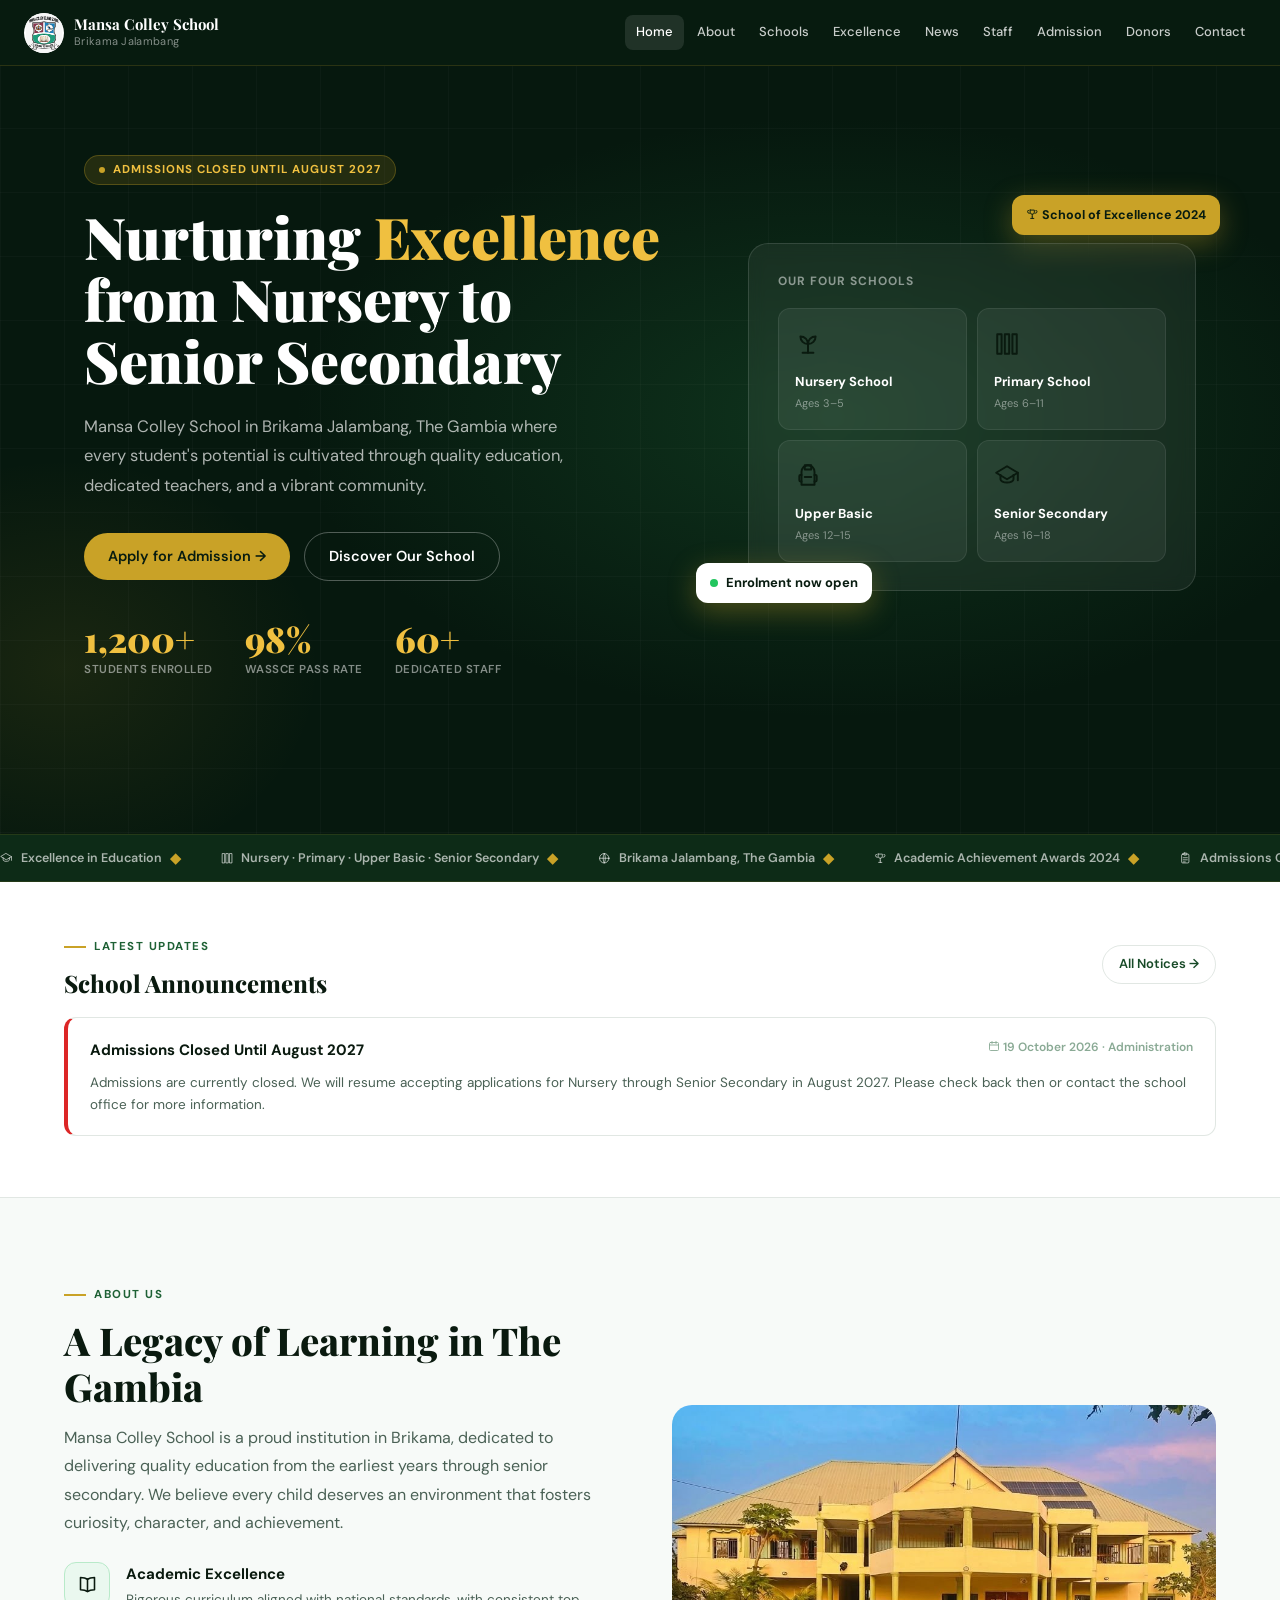
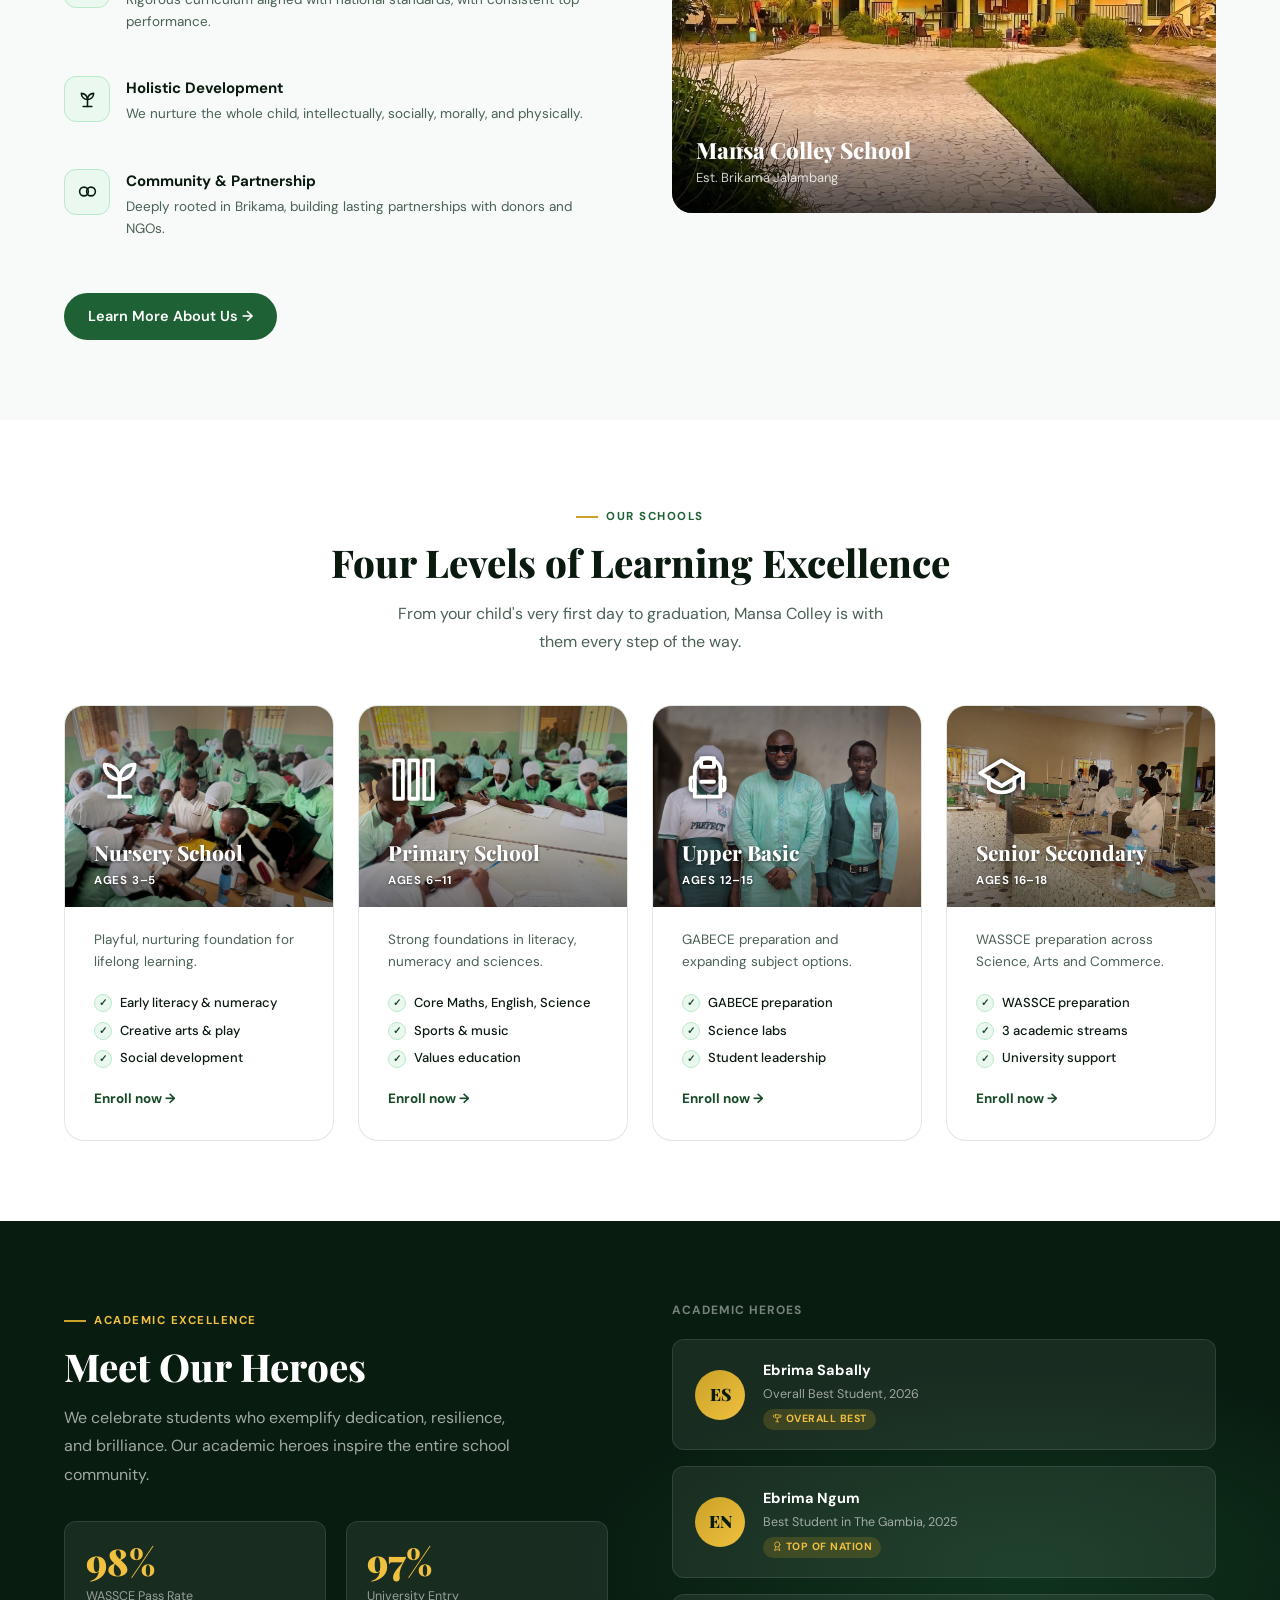
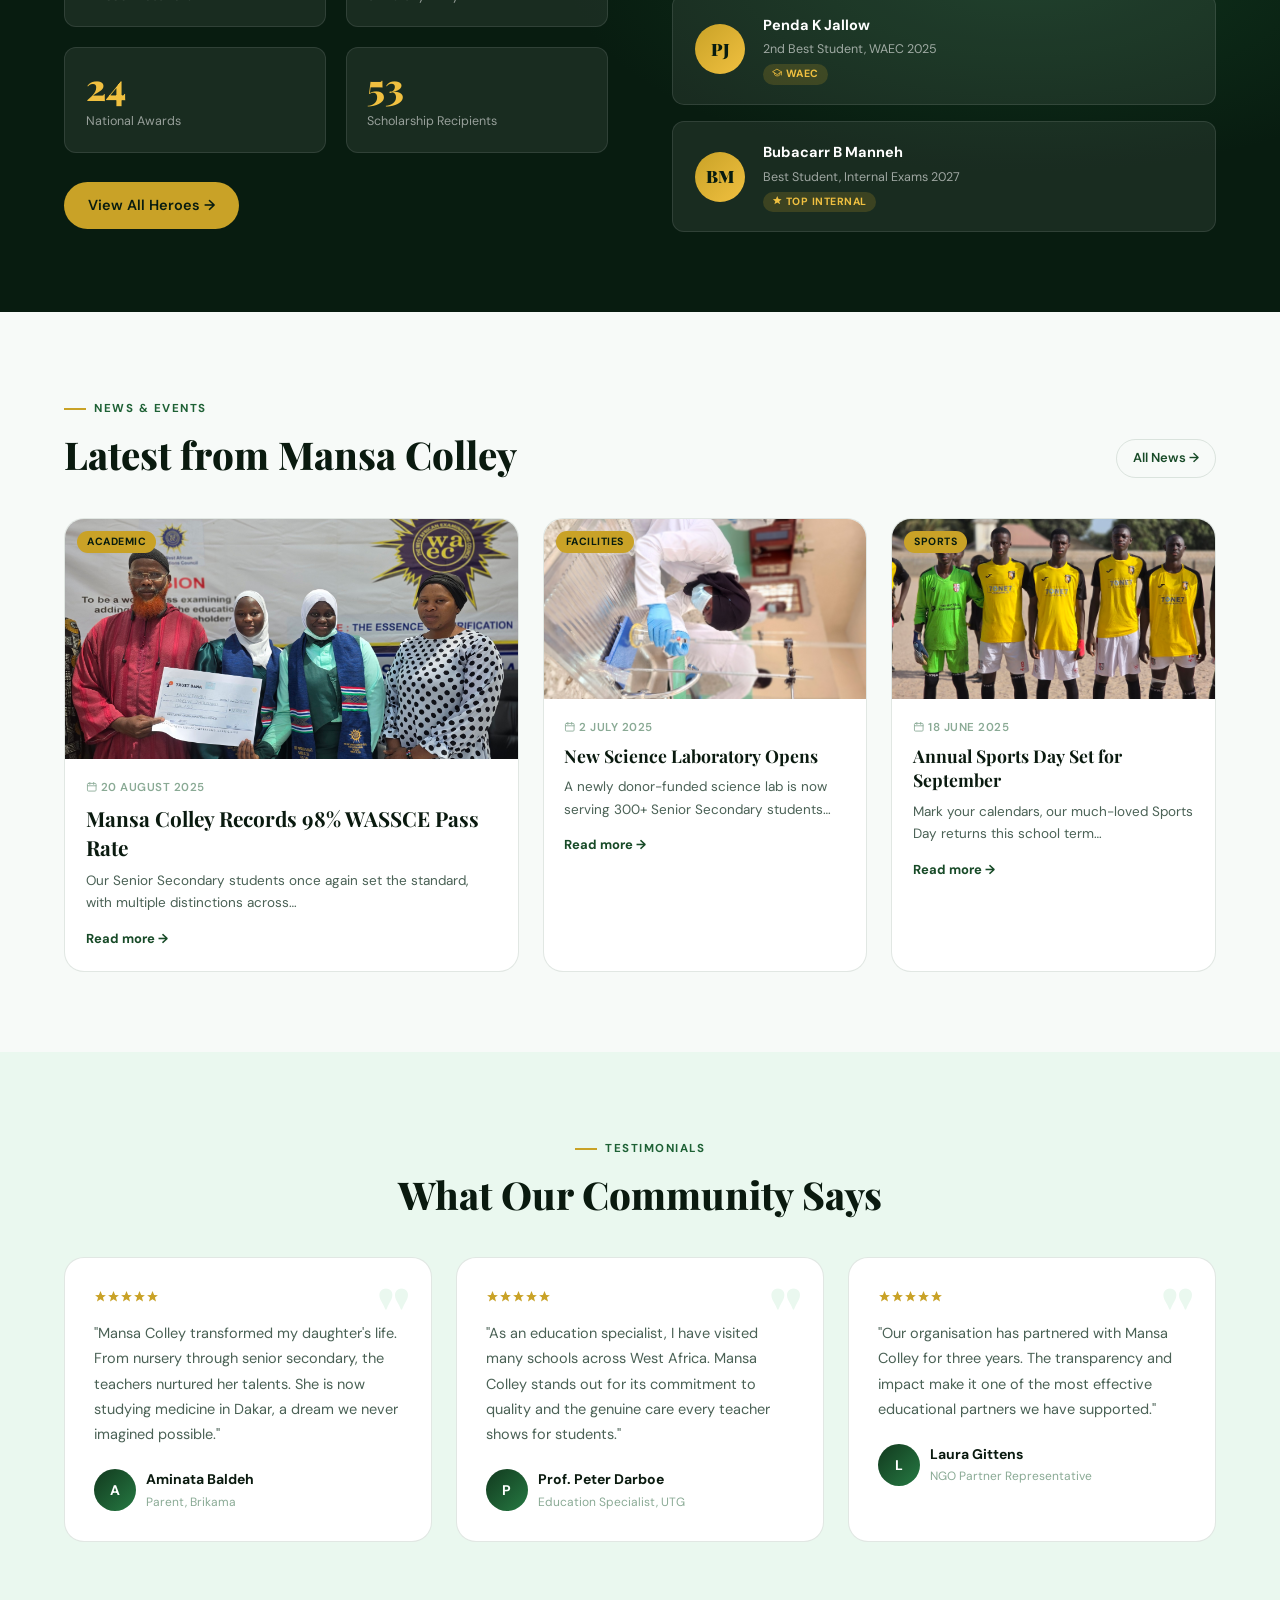
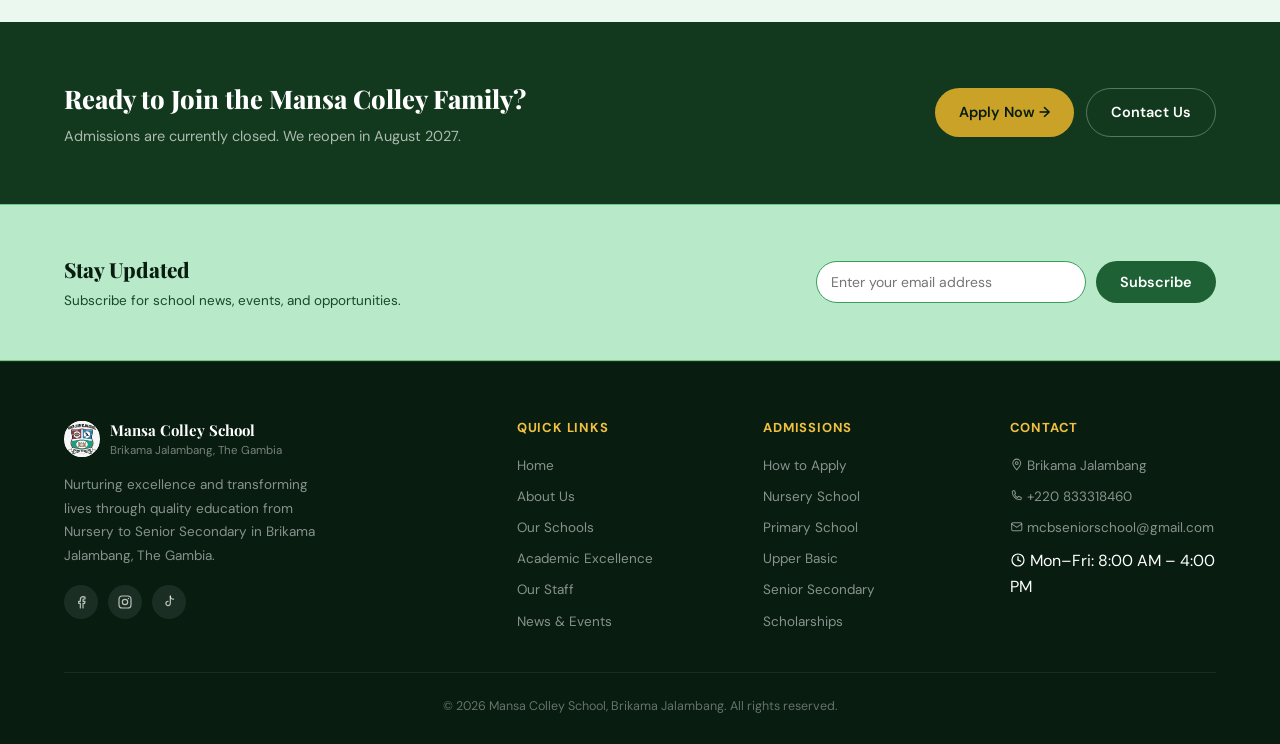
<file: index.html>
<!DOCTYPE html>
<html lang="en">
<head>
<meta charset="UTF-8">
<meta name="viewport" content="width=device-width, initial-scale=1.0">
<title>Mansa Colley School | Nurturing Excellence in Brikama Jalambang, The Gambia</title>
<meta name="description" content="Mansa Colley School in Brikama Jalambang, The Gambia. Quality education from Nursery to Senior Secondary. Admissions closed until August 2027.">
<link rel="canonical" href="https://www.mansacolleybojangschool.org/">
<link rel="icon" type="image/png" href="img/logo.png">
<link rel="apple-touch-icon" href="img/logo.png">
<meta property="og:type" content="website">
<meta property="og:site_name" content="Mansa Colley School">
<meta property="og:title" content="Mansa Colley School | Nurturing Excellence in Brikama Jalambang, The Gambia">
<meta property="og:description" content="Mansa Colley School in Brikama Jalambang, The Gambia. Quality education from Nursery to Senior Secondary. Admissions closed until August 2027.">
<meta property="og:url" content="https://www.mansacolleybojangschool.org/">
<meta property="og:image" content="https://www.mansacolleybojangschool.org/img/hero-group.jpg">
<meta property="og:locale" content="en_GM">
<meta name="twitter:card" content="summary_large_image">
<meta name="twitter:title" content="Mansa Colley School | Nurturing Excellence in Brikama Jalambang, The Gambia">
<meta name="twitter:description" content="Mansa Colley School in Brikama Jalambang, The Gambia. Quality education from Nursery to Senior Secondary. Admissions closed until August 2027.">
<meta name="twitter:image" content="https://www.mansacolleybojangschool.org/img/hero-group.jpg">
<link rel="preconnect" href="https://fonts.googleapis.com">
<link rel="preconnect" href="https://fonts.gstatic.com" crossorigin>
<link href="https://fonts.googleapis.com/css2?family=DM+Sans:wght@400;500;600;700;800&family=Playfair+Display:wght@700;800;900&display=swap" rel="stylesheet">
<link rel="stylesheet" href="css/base.css">
<link rel="stylesheet" href="css/nav.css">
<link rel="stylesheet" href="css/components.css">
<link rel="stylesheet" href="css/layout.css">
<link rel="stylesheet" href="css/animations.css">
<noscript><style>.reveal{opacity:1!important;transform:none!important;}</style></noscript>
<script type="application/ld+json">
{
  "@context": "https://schema.org",
  "@type": "School",
  "name": "Mansa Colley School",
  "alternateName": "Mansa Colley Bojang School",
  "url": "https://www.mansacolleybojangschool.org/",
  "logo": "https://www.mansacolleybojangschool.org/img/logo.png",
  "image": "https://www.mansacolleybojangschool.org/img/hero-group.jpg",
  "description": "Mansa Colley School in Brikama Jalambang, The Gambia. Quality education from Nursery to Senior Secondary. Admissions closed until August 2027.",
  "telephone": "+220833318460",
  "email": "mcbseniorschool@gmail.com",
  "address": {
    "@type": "PostalAddress",
    "streetAddress": "Brikama Jalambang",
    "addressLocality": "Brikama",
    "addressRegion": "West Coast Region",
    "addressCountry": "GM"
  },
  "sameAs": [
    "https://www.facebook.com/share/19mGzbD76h/",
    "https://www.instagram.com/mansacolleybojangmedia/",
    "https://www.tiktok.com/@mansacolleybojangmedia"
  ]
}
</script>
</head>
<body data-page="home">
<svg style="display:none" aria-hidden="true">
<symbol id="icon-cap" viewBox="0 0 24 24"><polygon points="12,3 22,9 12,15 2,9"/><path d="M6 11v4c0 1.66 2.69 3 6 3s6-1.34 6-3v-4"/><line x1="22" y1="9" x2="22" y2="16"/></symbol>
<symbol id="icon-trophy" viewBox="0 0 24 24"><path d="M8 4h8v4a4 4 0 0 1-8 0V4z"/><path d="M5 5H4a1 1 0 0 0-1 1v1a3 3 0 0 0 3 3h1"/><path d="M19 5h1a1 1 0 0 1 1 1v1a3 3 0 0 1-3 3h-1"/><line x1="12" y1="12" x2="12" y2="17"/><line x1="9" y1="20" x2="15" y2="20"/><line x1="12" y1="17" x2="12" y2="20"/></symbol>
<symbol id="icon-book-open" viewBox="0 0 24 24"><path d="M12 6c-2-1.5-5-2-8-2v14c3 0 6 .5 8 2 2-1.5 5-2 8-2V4c-3 0-6 .5-8 2z"/><line x1="12" y1="6" x2="12" y2="20"/></symbol>
<symbol id="icon-books" viewBox="0 0 24 24"><rect x="3" y="3" width="4" height="18"/><rect x="10" y="3" width="4" height="18"/><rect x="17" y="3" width="4" height="18"/></symbol>
<symbol id="icon-star" viewBox="0 0 24 24"><polygon points="12,2 15,9 22,9.5 16.5,14 18.5,21 12,17 5.5,21 7.5,14 2,9.5 9,9"/></symbol>
<symbol id="icon-partnership" viewBox="0 0 24 24"><circle cx="8" cy="12" r="5"/><circle cx="16" cy="12" r="5"/></symbol>
<symbol id="icon-flask" viewBox="0 0 24 24"><path d="M9 2v6L4 18a2 2 0 0 0 2 3h12a2 2 0 0 0 2-3L15 8V2"/><line x1="9" y1="2" x2="15" y2="2"/><line x1="7" y1="14" x2="17" y2="14"/></symbol>
<symbol id="icon-award" viewBox="0 0 24 24"><circle cx="12" cy="8" r="6"/><path d="M8.5 13.5L6 22l6-3 6 3-2.5-8.5"/></symbol>
<symbol id="icon-gem" viewBox="0 0 24 24"><path d="M6 3h12l4 6-10 12L2 9z"/><line x1="2" y1="9" x2="22" y2="9"/><line x1="9" y1="3" x2="12" y2="9"/><line x1="15" y1="3" x2="12" y2="9"/></symbol>
<symbol id="icon-sprout" viewBox="0 0 24 24"><path d="M7 20h10"/><path d="M12 20v-8"/><path d="M12 12c-4 0-7-3-7-7 4 0 7 3 7 7z"/><path d="M12 12c4 0 7-3 7-7-4 0-7 3-7 7z"/></symbol>
<symbol id="icon-globe" viewBox="0 0 24 24"><circle cx="12" cy="12" r="9"/><line x1="3" y1="12" x2="21" y2="12"/><path d="M12 3c3 3.5 3 14.5 0 18"/><path d="M12 3c-3 3.5-3 14.5 0 18"/></symbol>
<symbol id="icon-ball" viewBox="0 0 24 24"><circle cx="12" cy="12" r="9"/><polygon points="12,8 15,10.5 14,14 10,14 9,10.5"/><line x1="12" y1="3" x2="12" y2="8"/><line x1="21" y1="12" x2="15" y2="10.5"/><line x1="18.5" y1="19" x2="14" y2="14"/><line x1="5.5" y1="19" x2="10" y2="14"/><line x1="3" y1="12" x2="9" y2="10.5"/></symbol>
<symbol id="icon-backpack" viewBox="0 0 24 24"><path d="M6 8a6 6 0 0 1 12 0v12H6V8z"/><path d="M9 2h6v4H9z"/><line x1="9" y1="13" x2="15" y2="13"/><path d="M6 11h-1a1 1 0 0 0-1 1v4a1 1 0 0 0 1 1h1"/><path d="M18 11h1a1 1 0 0 1 1 1v4a1 1 0 0 1-1 1h-1"/></symbol>
<symbol id="icon-school" viewBox="0 0 24 24"><path d="M3 21V10l9-6 9 6v11"/><path d="M9 21v-6h6v6"/><line x1="3" y1="21" x2="21" y2="21"/><line x1="12" y1="4" x2="12" y2="2"/></symbol>
<symbol id="icon-users" viewBox="0 0 24 24"><circle cx="9" cy="8" r="3"/><path d="M3 20c0-3.3 2.7-6 6-6s6 2.7 6 6"/><circle cx="17" cy="8" r="2.3"/><path d="M15 14.3c2.8.4 5 2.8 5 5.7"/></symbol>
<symbol id="icon-clipboard" viewBox="0 0 24 24"><rect x="5" y="4" width="14" height="17" rx="2"/><rect x="9" y="2" width="6" height="4" rx="1"/><line x1="8" y1="11" x2="16" y2="11"/><line x1="8" y1="15" x2="16" y2="15"/><line x1="8" y1="19" x2="12" y2="19"/></symbol>
<symbol id="icon-target" viewBox="0 0 24 24"><circle cx="12" cy="12" r="9"/><circle cx="12" cy="12" r="5"/><circle cx="12" cy="12" r="1.3" style="fill:currentColor"/></symbol>
<symbol id="icon-eye" viewBox="0 0 24 24"><path d="M2 12s4-7 10-7 10 7 10 7-4 7-10 7-10-7-10-7z"/><circle cx="12" cy="12" r="3"/></symbol>
<symbol id="icon-sparkles" viewBox="0 0 24 24"><path d="M12 2l1.5 5L19 9l-5.5 2L12 16l-1.5-5L5 9l5.5-2L12 2z"/><path d="M19 14l.7 2.3L22 17l-2.3.7L19 20l-.7-2.3L16 17l2.3-.7L19 14z"/></symbol>
<symbol id="icon-paperclip" viewBox="0 0 24 24"><path d="M16.5 6.5L8 15a3 3 0 0 0 4.2 4.2l8-8a5 5 0 0 0-7-7l-8.5 8.5"/></symbol>
<symbol id="icon-laptop" viewBox="0 0 24 24"><rect x="4" y="4" width="16" height="10" rx="1"/><line x1="2" y1="18" x2="22" y2="18"/></symbol>
<symbol id="icon-building" viewBox="0 0 24 24"><rect x="5" y="3" width="14" height="18" rx="1"/><rect x="8" y="6" width="2" height="2"/><rect x="14" y="6" width="2" height="2"/><rect x="8" y="11" width="2" height="2"/><rect x="14" y="11" width="2" height="2"/><rect x="10" y="16" width="4" height="5"/></symbol>
<symbol id="icon-landmark" viewBox="0 0 24 24"><polygon points="12,2 22,8 2,8"/><line x1="4" y1="8" x2="4" y2="19"/><line x1="9" y1="8" x2="9" y2="19"/><line x1="15" y1="8" x2="15" y2="19"/><line x1="20" y1="8" x2="20" y2="19"/><line x1="2" y1="21" x2="22" y2="21"/><line x1="2" y1="19" x2="22" y2="19"/></symbol>
<symbol id="icon-briefcase" viewBox="0 0 24 24"><rect x="3" y="7" width="18" height="13" rx="2"/><path d="M8 7V5a2 2 0 0 1 2-2h4a2 2 0 0 1 2 2v2"/><line x1="3" y1="12" x2="21" y2="12"/></symbol>
<symbol id="icon-crown" viewBox="0 0 24 24"><path d="M3 8l4 4 5-7 5 7 4-4-2 11H5L3 8z"/><line x1="5" y1="21" x2="19" y2="21"/></symbol>
<symbol id="icon-megaphone" viewBox="0 0 24 24"><path d="M3 10v4h3l5 4V6l-5 4H3z"/><path d="M11 7l7-3v16l-7-3"/><path d="M18 10a3 3 0 0 1 0 4"/></symbol>
<symbol id="icon-calendar" viewBox="0 0 24 24"><rect x="3" y="5" width="18" height="16" rx="2"/><line x1="3" y1="10" x2="21" y2="10"/><line x1="8" y1="3" x2="8" y2="7"/><line x1="16" y1="3" x2="16" y2="7"/></symbol>
<symbol id="icon-pin" viewBox="0 0 24 24"><path d="M12 21s-7-7.5-7-12a7 7 0 0 1 14 0c0 4.5-7 12-7 12z"/><circle cx="12" cy="9" r="2.5"/></symbol>
<symbol id="icon-phone" viewBox="0 0 24 24"><path d="M4 5c0-1 1-2 2-2h2l2 5-2 1.5c1 2.5 3 4.5 5.5 5.5L15 13l5 2v2c0 1-1 2-2 2C10.5 19 4 12.5 4 5z"/></symbol>
<symbol id="icon-mail" viewBox="0 0 24 24"><rect x="3" y="5" width="18" height="14" rx="2"/><path d="M3 7l9 6 9-6"/></symbol>
<symbol id="icon-clock" viewBox="0 0 24 24"><circle cx="12" cy="12" r="9"/><line x1="12" y1="7" x2="12" y2="12"/><line x1="12" y1="12" x2="16" y2="14"/></symbol>
<symbol id="icon-flag" viewBox="0 0 24 24"><path d="M5 21V4"/><path d="M5 4h14l-3 4 3 4H5"/></symbol>
<symbol id="icon-download" viewBox="0 0 24 24"><path d="M12 3v12"/><path d="M7 10l5 5 5-5"/><line x1="4" y1="21" x2="20" y2="21"/></symbol>
<symbol id="icon-facebook" viewBox="0 0 24 24"><path d="M15 21v-7h2.5l.5-3H15V9a1.5 1.5 0 0 1 1.5-1.5H18V4.5A14 14 0 0 0 15.5 4C13 4 11 5.8 11 8.5V11H8.5v3H11v7"/></symbol>
<symbol id="icon-instagram" viewBox="0 0 24 24"><rect x="3" y="3" width="18" height="18" rx="5"/><circle cx="12" cy="12" r="4"/><circle cx="17.2" cy="6.8" r="1" style="fill:currentColor;stroke:none"/></symbol>
<symbol id="icon-tiktok" viewBox="0 0 24 24"><path d="M14 3v11.2a3.3 3.3 0 1 1-3.3-3.3"/><path d="M14 3a4.8 4.8 0 0 0 4.8 4.8"/></symbol>
</svg>


<nav class="nav">
  <a href="index.html" class="nav-logo">
    <div class="nav-logo-badge"><img src="img/logo.png" alt="Mansa Colley School crest"></div>
    <div class="nav-logo-text">
      <div class="nav-logo-name">Mansa Colley School</div>
      <div class="nav-logo-sub">Brikama Jalambang</div>
    </div>
  </a>
  <div class="nav-links">
    <a href="index.html" class="nav-link active" data-page="home">Home</a>
    <a href="about.html" class="nav-link" data-page="about">About</a>
    <a href="schools.html" class="nav-link" data-page="schools">Schools</a>
    <a href="excellence.html" class="nav-link" data-page="excellence">Excellence</a>
    <a href="news.html" class="nav-link" data-page="news">News</a>
    <a href="staff.html" class="nav-link" data-page="staff">Staff</a>
    <a href="admission.html" class="nav-link" data-page="admission">Admission</a>
    <a href="donors.html" class="nav-link" data-page="donors">Donors</a>
    <a href="contact.html" class="nav-link" data-page="contact">Contact</a>
  </div>
  <button class="hamburger" id="hamburger" aria-label="Toggle menu">
    <span></span><span></span><span></span>
  </button>
</nav>
<div class="mobile-menu" id="mobileMenu">
  <a href="index.html" class="mobile-link active" data-page="home">Home</a>
  <a href="about.html" class="mobile-link" data-page="about">About</a>
  <a href="schools.html" class="mobile-link" data-page="schools">Schools</a>
  <a href="excellence.html" class="mobile-link" data-page="excellence">Excellence</a>
  <a href="news.html" class="mobile-link" data-page="news">News</a>
  <a href="staff.html" class="mobile-link" data-page="staff">Staff</a>
  <a href="admission.html" class="mobile-link mobile-cta" data-page="admission">Admission</a>
  <a href="donors.html" class="mobile-link" data-page="donors">Donors</a>
  <a href="contact.html" class="mobile-link" data-page="contact">Contact</a>
</div>

<!-- HERO -->
<section class="hero">
  <div class="hero-slider">
    <div class="hero-slide" style="background-image:url('img/hero-waec.jpg')"></div>
    <div class="hero-slide" style="background-image:url('img/senior-quick.jpg')"></div>
    <div class="hero-slide" style="background-image:url('img/hero-group.jpg')"></div>
  </div>
  <div class="hero-scrim"></div>
  <div class="hero-bg"></div>
  <div class="hero-grid"></div>
  <div class="container">
    <div class="hero-inner">
      <div class="fade-up">
        <div class="hero-badge"><span class="hero-dot"></span>Admissions Closed Until August 2027</div>
        <h1>Nurturing <em>Excellence</em><br>from Nursery to<br>Senior Secondary</h1>
        <p class="hero-desc">Mansa Colley School in Brikama Jalambang, The Gambia where every student's potential is cultivated through quality education, dedicated teachers, and a vibrant community.</p>
        <div class="hero-actions">
          <a href="admission.html" class="btn btn-gold">Apply for Admission →</a>
          <a href="about.html" class="btn btn-outline-w">Discover Our School</a>
        </div>
        <div class="hero-stats">
          <div><div class="hstat-num">1,200+</div><div class="hstat-label">Students Enrolled</div></div>
          <div><div class="hstat-num">98%</div><div class="hstat-label">WASSCE Pass Rate</div></div>
          <div><div class="hstat-num">60+</div><div class="hstat-label">Dedicated Staff</div></div>
        </div>
      </div>
      <div class="hero-right" style="position:relative;padding:2rem 0 2rem 1.5rem">
        <div class="float-badge top"><svg class="icon" aria-hidden="true" focusable="false"><use href="#icon-trophy"></use></svg> School of Excellence 2024</div>
        <div class="hero-card">
          <div class="hero-card-title">Our Four Schools</div>
          <div class="level-grid">
            <a href="schools.html" class="level-tile">
              <div class="level-emoji"><svg class="icon" aria-hidden="true" focusable="false"><use href="#icon-sprout"></use></svg></div>
              <div class="level-name">Nursery School</div>
              <div class="level-ages">Ages 3–5</div>
            </a>
            <a href="schools.html" class="level-tile">
              <div class="level-emoji"><svg class="icon" aria-hidden="true" focusable="false"><use href="#icon-books"></use></svg></div>
              <div class="level-name">Primary School</div>
              <div class="level-ages">Ages 6–11</div>
            </a>
            <a href="schools.html" class="level-tile">
              <div class="level-emoji"><svg class="icon" aria-hidden="true" focusable="false"><use href="#icon-backpack"></use></svg></div>
              <div class="level-name">Upper Basic</div>
              <div class="level-ages">Ages 12–15</div>
            </a>
            <a href="schools.html" class="level-tile">
              <div class="level-emoji"><svg class="icon" aria-hidden="true" focusable="false"><use href="#icon-cap"></use></svg></div>
              <div class="level-name">Senior Secondary</div>
              <div class="level-ages">Ages 16–18</div>
            </a>
          </div>
        </div>
        <div class="float-badge bottom"><span class="fbdot"></span>Enrolment now open</div>
      </div>
    </div>
  </div>
</section>

<!-- MARQUEE -->
<div class="marquee"><div class="mtrack">
  <span class="mitem"><svg class="icon" aria-hidden="true" focusable="false"><use href="#icon-cap"></use></svg> Excellence in Education <span class="msep">◆</span></span>
  <span class="mitem"><svg class="icon" aria-hidden="true" focusable="false"><use href="#icon-books"></use></svg> Nursery · Primary · Upper Basic · Senior Secondary <span class="msep">◆</span></span>
  <span class="mitem"><svg class="icon" aria-hidden="true" focusable="false"><use href="#icon-globe"></use></svg> Brikama Jalambang, The Gambia <span class="msep">◆</span></span>
  <span class="mitem"><svg class="icon" aria-hidden="true" focusable="false"><use href="#icon-trophy"></use></svg> Academic Achievement Awards 2024 <span class="msep">◆</span></span>
  <span class="mitem"><svg class="icon" aria-hidden="true" focusable="false"><use href="#icon-clipboard"></use></svg> Admissions Closed Until August 2027 <span class="msep">◆</span></span>
  <span class="mitem"><svg class="icon" aria-hidden="true" focusable="false"><use href="#icon-partnership"></use></svg> Partner with Us <span class="msep">◆</span></span>
  <span class="mitem"><svg class="icon" aria-hidden="true" focusable="false"><use href="#icon-cap"></use></svg> Excellence in Education <span class="msep">◆</span></span>
  <span class="mitem"><svg class="icon" aria-hidden="true" focusable="false"><use href="#icon-books"></use></svg> Nursery · Primary · Upper Basic · Senior Secondary <span class="msep">◆</span></span>
  <span class="mitem"><svg class="icon" aria-hidden="true" focusable="false"><use href="#icon-globe"></use></svg> Brikama Jalambang, The Gambia <span class="msep">◆</span></span>
  <span class="mitem"><svg class="icon" aria-hidden="true" focusable="false"><use href="#icon-trophy"></use></svg> Academic Achievement Awards 2024 <span class="msep">◆</span></span>
  <span class="mitem"><svg class="icon" aria-hidden="true" focusable="false"><use href="#icon-clipboard"></use></svg> Admissions Closed Until August 2027 <span class="msep">◆</span></span>
  <span class="mitem"><svg class="icon" aria-hidden="true" focusable="false"><use href="#icon-partnership"></use></svg> Partner with Us <span class="msep">◆</span></span>
</div></div>

<!-- ANNOUNCEMENTS -->
<section class="section-sm" style="background:var(--white);border-bottom:1px solid var(--border)">
  <div class="container">
    <div style="display:flex;align-items:center;justify-content:space-between;margin-bottom:1.2rem;flex-wrap:wrap;gap:1rem">
      <div><div class="slabel">Latest Updates</div><h2 class="stitle" style="font-size:1.5rem;margin:0">School Announcements</h2></div>
      <a href="news.html" class="btn btn-outline-g btn-sm">All Notices →</a>
    </div>
    <div data-announcements data-limit="1" data-filter="urgent"></div>
  </div>
</section>

<!-- ABOUT PREVIEW -->
<section class="section" style="background:var(--bg)">
  <div class="container">
    <div class="grid-2" style="align-items:center;gap:4rem">
      <div class="reveal">
        <div class="slabel">About Us</div>
        <h2 class="stitle">A Legacy of Learning in The Gambia</h2>
        <p class="sdesc">Mansa Colley School is a proud institution in Brikama, dedicated to delivering quality education from the earliest years through senior secondary. We believe every child deserves an environment that fosters curiosity, character, and achievement.</p>
        <div style="margin-top:1.5rem;display:flex;flex-direction:column;gap:1.2rem">
          <div class="value-item">
            <div class="vi-icon"><svg class="icon" aria-hidden="true" focusable="false"><use href="#icon-book-open"></use></svg></div>
            <div><div class="vi-title">Academic Excellence</div><div class="vi-desc">Rigorous curriculum aligned with national standards, with consistent top performance.</div></div>
          </div>
          <div class="value-item">
            <div class="vi-icon"><svg class="icon" aria-hidden="true" focusable="false"><use href="#icon-sprout"></use></svg></div>
            <div><div class="vi-title">Holistic Development</div><div class="vi-desc">We nurture the whole child, intellectually, socially, morally, and physically.</div></div>
          </div>
          <div class="value-item">
            <div class="vi-icon"><svg class="icon" aria-hidden="true" focusable="false"><use href="#icon-partnership"></use></svg></div>
            <div><div class="vi-title">Community & Partnership</div><div class="vi-desc">Deeply rooted in Brikama, building lasting partnerships with donors and NGOs.</div></div>
          </div>
        </div>
        <a href="about.html" class="btn btn-green" style="margin-top:1.8rem">Learn More About Us →</a>
      </div>
      <div class="reveal delay-2" style="border-radius:var(--radiuslg);aspect-ratio:4/3;overflow:hidden;position:relative">
        <img src="img/school-building.jpg" alt="Mansa Colley School building, Brikama" style="width:100%;height:100%;object-fit:cover;display:block">
        <div style="position:absolute;left:0;right:0;bottom:0;padding:1.5rem;background:linear-gradient(0deg,rgba(0,0,0,0.65),transparent);color:#fff">
          <div style="font-family:var(--font-heading);font-size:1.4rem;font-weight:800;line-height:1.2">Mansa Colley School</div>
          <div style="font-size:13px;opacity:0.8;margin-top:4px">Est. Brikama Jalambang</div>
        </div>
      </div>
    </div>
  </div>
</section>

<!-- SCHOOLS PREVIEW -->
<section class="section" style="background:var(--white)">
  <div class="container">
    <div class="center reveal" style="margin-bottom:3rem">
      <div class="slabel">Our Schools</div>
      <h2 class="stitle">Four Levels of Learning Excellence</h2>
      <p class="sdesc" style="max-width:520px">From your child's very first day to graduation, Mansa Colley is with them every step of the way.</p>
    </div>
    <div class="grid-4">
      <a href="schools.html" class="school-card reveal">
        <div class="sc-top nursery" style="position:relative;overflow:hidden;color:#fff;aspect-ratio:4/3">
          <img src="img/nursery-school.jpg" alt="Nursery School students at Mansa Colley School" style="position:absolute;inset:0;width:100%;height:100%;object-fit:cover">
          <div style="position:absolute;inset:0;background:linear-gradient(180deg,rgba(0,0,0,0.45),rgba(0,0,0,0.15) 50%,rgba(0,0,0,0.55))"></div>
          <span class="sc-emoji" style="position:relative;filter:drop-shadow(0 1px 3px rgba(0,0,0,0.6))"><svg class="icon" aria-hidden="true" focusable="false"><use href="#icon-sprout"></use></svg></span>
          <div class="sc-name" style="position:relative;color:#fff;text-shadow:0 1px 3px rgba(0,0,0,0.6)">Nursery School</div>
          <div class="sc-level" style="position:relative;color:#fff;text-shadow:0 1px 3px rgba(0,0,0,0.6)">Ages 3–5</div>
        </div>
        <div class="sc-body">
          <p class="sc-desc">Playful, nurturing foundation for lifelong learning.</p>
          <div class="sc-features">
            <div class="sc-feat">Early literacy & numeracy</div>
            <div class="sc-feat">Creative arts & play</div>
            <div class="sc-feat">Social development</div>
          </div>
          <span class="sc-link">Enroll now →</span>
        </div>
      </a>
      <a href="schools.html" class="school-card reveal">
        <div class="sc-top primary" style="position:relative;overflow:hidden;color:#fff;aspect-ratio:4/3">
          <img src="img/primary-school.jpg" alt="Primary School students at Mansa Colley School" style="position:absolute;inset:0;width:100%;height:100%;object-fit:cover">
          <div style="position:absolute;inset:0;background:linear-gradient(180deg,rgba(0,0,0,0.45),rgba(0,0,0,0.15) 50%,rgba(0,0,0,0.55))"></div>
          <span class="sc-emoji" style="position:relative;filter:drop-shadow(0 1px 3px rgba(0,0,0,0.6))"><svg class="icon" aria-hidden="true" focusable="false"><use href="#icon-books"></use></svg></span>
          <div class="sc-name" style="position:relative;color:#fff;text-shadow:0 1px 3px rgba(0,0,0,0.6)">Primary School</div>
          <div class="sc-level" style="position:relative;color:#fff;text-shadow:0 1px 3px rgba(0,0,0,0.6)">Ages 6–11</div>
        </div>
        <div class="sc-body">
          <p class="sc-desc">Strong foundations in literacy, numeracy and sciences.</p>
          <div class="sc-features">
            <div class="sc-feat">Core Maths, English, Science</div>
            <div class="sc-feat">Sports & music</div>
            <div class="sc-feat">Values education</div>
          </div>
          <span class="sc-link">Enroll now →</span>
        </div>
      </a>
      <a href="schools.html" class="school-card reveal">
        <div class="sc-top upper" style="position:relative;overflow:hidden;color:#fff;aspect-ratio:4/3">
          <img src="img/upper-quick.jpg" alt="Upper Basic students at Mansa Colley School" style="position:absolute;inset:0;width:100%;height:100%;object-fit:cover;object-position:center 25%">
          <div style="position:absolute;inset:0;background:linear-gradient(180deg,rgba(0,0,0,0.45),rgba(0,0,0,0.15) 50%,rgba(0,0,0,0.55))"></div>
          <span class="sc-emoji" style="position:relative;filter:drop-shadow(0 1px 3px rgba(0,0,0,0.6))"><svg class="icon" aria-hidden="true" focusable="false"><use href="#icon-backpack"></use></svg></span>
          <div class="sc-name" style="position:relative;color:#fff;text-shadow:0 1px 3px rgba(0,0,0,0.6)">Upper Basic</div>
          <div class="sc-level" style="position:relative;color:#fff;text-shadow:0 1px 3px rgba(0,0,0,0.6)">Ages 12–15</div>
        </div>
        <div class="sc-body">
          <p class="sc-desc">GABECE preparation and expanding subject options.</p>
          <div class="sc-features">
            <div class="sc-feat">GABECE preparation</div>
            <div class="sc-feat">Science labs</div>
            <div class="sc-feat">Student leadership</div>
          </div>
          <span class="sc-link">Enroll now →</span>
        </div>
      </a>
      <a href="schools.html" class="school-card reveal">
        <div class="sc-top senior" style="position:relative;overflow:hidden;color:#fff;aspect-ratio:4/3">
          <img src="img/senior-quick.jpg" alt="Senior Secondary science lab class at Mansa Colley School" style="position:absolute;inset:0;width:100%;height:100%;object-fit:cover">
          <div style="position:absolute;inset:0;background:linear-gradient(180deg,rgba(0,0,0,0.45),rgba(0,0,0,0.15) 50%,rgba(0,0,0,0.55))"></div>
          <span class="sc-emoji" style="position:relative;filter:drop-shadow(0 1px 3px rgba(0,0,0,0.6))"><svg class="icon" aria-hidden="true" focusable="false"><use href="#icon-cap"></use></svg></span>
          <div class="sc-name" style="position:relative;color:#fff;text-shadow:0 1px 3px rgba(0,0,0,0.6)">Senior Secondary</div>
          <div class="sc-level" style="position:relative;color:#fff;text-shadow:0 1px 3px rgba(0,0,0,0.6)">Ages 16–18</div>
        </div>
        <div class="sc-body">
          <p class="sc-desc">WASSCE preparation across Science, Arts and Commerce.</p>
          <div class="sc-features">
            <div class="sc-feat">WASSCE preparation</div>
            <div class="sc-feat">3 academic streams</div>
            <div class="sc-feat">University support</div>
          </div>
          <span class="sc-link">Enroll now →</span>
        </div>
      </a>
    </div>
  </div>
</section>

<!-- EXCELLENCE PREVIEW -->
<section class="exc-section">
  <div class="container">
    <div class="exc-grid">
      <div class="reveal">
        <div class="slabel" style="color:var(--goldi)">Academic Excellence</div>
        <h2 class="stitle exc-stitle">Meet Our Heroes</h2>
        <p class="sdesc exc-sdesc">We celebrate students who exemplify dedication, resilience, and brilliance. Our academic heroes inspire the entire school community.</p>
        <div class="stat-grid">
          <div class="stat-box"><div class="stat-num">98%</div><div class="stat-lbl">WASSCE Pass Rate</div></div>
          <div class="stat-box"><div class="stat-num">97%</div><div class="stat-lbl">University Entry</div></div>
          <div class="stat-box"><div class="stat-num">24</div><div class="stat-lbl">National Awards</div></div>
          <div class="stat-box"><div class="stat-num">53</div><div class="stat-lbl">Scholarship Recipients</div></div>
        </div>
        <a href="excellence.html" class="btn btn-gold" style="margin-top:1.8rem">View All Heroes →</a>
      </div>
      <div class="reveal delay-2">
        <div style="font-size:12px;color:rgba(255,255,255,0.45);font-weight:700;text-transform:uppercase;letter-spacing:1px;margin-bottom:1.2rem">Academic Heroes</div>
        <div class="hero-cards-list">
          <div class="hcard">
            <div class="hcard-avatar">ES</div>
            <div><div class="hcard-name">Ebrima Sabally</div><div class="hcard-ach">Overall Best Student, 2026</div><div class="hcard-badge"><svg class="icon" aria-hidden="true" focusable="false"><use href="#icon-trophy"></use></svg> Overall Best</div></div>
          </div>
          <div class="hcard">
            <div class="hcard-avatar">EN</div>
            <div><div class="hcard-name">Ebrima Ngum</div><div class="hcard-ach">Best Student in The Gambia, 2025</div><div class="hcard-badge"><svg class="icon" aria-hidden="true" focusable="false"><use href="#icon-award"></use></svg> Top of Nation</div></div>
          </div>
          <div class="hcard">
            <div class="hcard-avatar">PJ</div>
            <div><div class="hcard-name">Penda K Jallow</div><div class="hcard-ach">2nd Best Student, WAEC 2025</div><div class="hcard-badge"><svg class="icon" aria-hidden="true" focusable="false"><use href="#icon-cap"></use></svg> WAEC</div></div>
          </div>
          <div class="hcard">
            <div class="hcard-avatar">BM</div>
            <div><div class="hcard-name">Bubacarr B Manneh</div><div class="hcard-ach">Best Student, Internal Exams 2027</div><div class="hcard-badge"><svg class="icon icon-fill" aria-hidden="true" focusable="false"><use href="#icon-star"></use></svg> Top Internal</div></div>
          </div>
        </div>
      </div>
    </div>
  </div>
</section>

<!-- NEWS PREVIEW -->
<!-- PLACEHOLDER: replace before go-live -->
<section class="section" style="background:var(--bg)">
  <div class="container">
    <div style="display:flex;align-items:flex-end;justify-content:space-between;margin-bottom:2.5rem;flex-wrap:wrap;gap:1rem">
      <div class="reveal"><div class="slabel">News & Events</div><h2 class="stitle" style="margin:0">Latest from Mansa Colley</h2></div>
      <a href="news.html" class="btn btn-outline-g btn-sm">All News →</a>
    </div>
    <div class="news-preview-grid">
      <div class="news-card card-hover-lift reveal">
        <div class="nc-img feat">
          <img src="img/wassce-results.jpg" alt="Mansa Colley students and school leadership celebrating WASSCE results with WAEC officials" style="position:absolute;inset:0;width:100%;height:100%;object-fit:cover">
          <div class="nc-tag" style="z-index:1">Academic</div>
        </div>
        <div class="nc-body">
          <div class="nc-date"><svg class="icon" aria-hidden="true" focusable="false"><use href="#icon-calendar"></use></svg> 20 August 2025</div>
          <div class="nc-title lg">Mansa Colley Records 98% WASSCE Pass Rate</div>
          <div class="nc-excerpt">Our Senior Secondary students once again set the standard, with multiple distinctions across…</div>
          <a href="news.html" class="nc-more">Read more →</a>
        </div>
      </div>
      <div class="news-card card-hover-lift reveal">
        <div class="nc-img">
          <img src="img/science-lab.jpg" alt="Student conducting an experiment in the new Mansa Colley science laboratory" style="position:absolute;inset:0;width:100%;height:100%;object-fit:cover">
          <div class="nc-tag" style="z-index:1">Facilities</div>
        </div>
        <div class="nc-body">
          <div class="nc-date"><svg class="icon" aria-hidden="true" focusable="false"><use href="#icon-calendar"></use></svg> 2 July 2025</div>
          <div class="nc-title">New Science Laboratory Opens</div>
          <div class="nc-excerpt">A newly donor-funded science lab is now serving 300+ Senior Secondary students…</div>
          <a href="news.html" class="nc-more">Read more →</a>
        </div>
      </div>
      <div class="news-card card-hover-lift reveal">
        <div class="nc-img">
          <img src="img/sports-day.jpg" alt="Mansa Colley student athletes lined up for Sports Day" style="position:absolute;inset:0;width:100%;height:100%;object-fit:cover">
          <div class="nc-tag" style="z-index:1">Sports</div>
        </div>
        <div class="nc-body">
          <div class="nc-date"><svg class="icon" aria-hidden="true" focusable="false"><use href="#icon-calendar"></use></svg> 18 June 2025</div>
          <div class="nc-title">Annual Sports Day Set for September</div>
          <div class="nc-excerpt">Mark your calendars, our much-loved Sports Day returns this school term…</div>
          <a href="news.html" class="nc-more">Read more →</a>
        </div>
      </div>
    </div>
  </div>
</section>

<!-- TESTIMONIALS -->
<section class="section" style="background:var(--g0)">
  <div class="container">
    <div class="center reveal" style="margin-bottom:2.5rem">
      <div class="slabel">Testimonials</div>
      <h2 class="stitle">What Our Community Says</h2>
    </div>
    <div class="grid-3">
      <div class="test-card reveal">
        <div class="test-stars"><svg class="icon icon-fill" aria-hidden="true" focusable="false"><use href="#icon-star"></use></svg><svg class="icon icon-fill" aria-hidden="true" focusable="false"><use href="#icon-star"></use></svg><svg class="icon icon-fill" aria-hidden="true" focusable="false"><use href="#icon-star"></use></svg><svg class="icon icon-fill" aria-hidden="true" focusable="false"><use href="#icon-star"></use></svg><svg class="icon icon-fill" aria-hidden="true" focusable="false"><use href="#icon-star"></use></svg></div>
        <div class="test-text">"Mansa Colley transformed my daughter's life. From nursery through senior secondary, the teachers nurtured her talents. She is now studying medicine in Dakar, a dream we never imagined possible."</div>
        <div class="test-author">
          <div class="test-av">A</div>
          <div><div class="test-name">Aminata Baldeh</div><div class="test-role">Parent, Brikama</div></div>
        </div>
      </div>
      <div class="test-card reveal">
        <div class="test-stars"><svg class="icon icon-fill" aria-hidden="true" focusable="false"><use href="#icon-star"></use></svg><svg class="icon icon-fill" aria-hidden="true" focusable="false"><use href="#icon-star"></use></svg><svg class="icon icon-fill" aria-hidden="true" focusable="false"><use href="#icon-star"></use></svg><svg class="icon icon-fill" aria-hidden="true" focusable="false"><use href="#icon-star"></use></svg><svg class="icon icon-fill" aria-hidden="true" focusable="false"><use href="#icon-star"></use></svg></div>
        <div class="test-text">"As an education specialist, I have visited many schools across West Africa. Mansa Colley stands out for its commitment to quality and the genuine care every teacher shows for students."</div>
        <div class="test-author">
          <div class="test-av">P</div>
          <div><div class="test-name">Prof. Peter Darboe</div><div class="test-role">Education Specialist, UTG</div></div>
        </div>
      </div>
      <div class="test-card reveal">
        <div class="test-stars"><svg class="icon icon-fill" aria-hidden="true" focusable="false"><use href="#icon-star"></use></svg><svg class="icon icon-fill" aria-hidden="true" focusable="false"><use href="#icon-star"></use></svg><svg class="icon icon-fill" aria-hidden="true" focusable="false"><use href="#icon-star"></use></svg><svg class="icon icon-fill" aria-hidden="true" focusable="false"><use href="#icon-star"></use></svg><svg class="icon icon-fill" aria-hidden="true" focusable="false"><use href="#icon-star"></use></svg></div>
        <div class="test-text">"Our organisation has partnered with Mansa Colley for three years. The transparency and impact make it one of the most effective educational partners we have supported."</div>
        <div class="test-author">
          <div class="test-av">L</div>
          <div><div class="test-name">Laura Gittens</div><div class="test-role">NGO Partner Representative</div></div>
        </div>
      </div>
    </div>
  </div>
</section>

<!-- CTA STRIP -->
<section style="background:var(--g7);padding:3.5rem 0">
  <div class="container" style="display:flex;align-items:center;justify-content:space-between;gap:2rem;flex-wrap:wrap">
    <div>
      <div style="font-family:var(--font-heading);font-size:1.6rem;font-weight:800;color:#fff;margin-bottom:6px">Ready to Join the Mansa Colley Family?</div>
      <div style="font-size:14.5px;color:rgba(255,255,255,0.65)">Admissions are currently closed. We reopen in August 2027.</div>
    </div>
    <div style="display:flex;gap:12px;flex-wrap:wrap">
      <a href="admission.html" class="btn btn-gold">Apply Now →</a>
      <a href="contact.html" class="btn btn-outline-w">Contact Us</a>
    </div>
  </div>
</section>

<!-- NEWSLETTER -->
<div class="nl-strip">
  <div class="container">
    <div class="nl-inner">
      <div>
        <div class="nl-title">Stay Updated</div>
        <div class="nl-sub">Subscribe for school news, events, and opportunities.</div>
      </div>
      <form class="nl-form" data-formspree action="https://formspree.io/f/myeekrra" method="POST">
        <input type="email" name="email" class="nl-input" placeholder="Enter your email address" required>
        <button type="submit" class="btn btn-green">Subscribe</button>
      </form>
    </div>
  </div>
</div>

<footer>
  <div class="container">
    <div class="footer-grid">
      <div>
        <div style="display:flex;align-items:center;gap:10px;margin-bottom:0.8rem">
          <div class="nav-logo-badge" style="width:36px;height:36px"><img src="img/logo.png" alt="Mansa Colley School crest"></div>
          <div>
            <div style="font-family:var(--font-heading);font-weight:700;font-size:15px">Mansa Colley School</div>
            <div style="font-size:11.5px;color:rgba(255,255,255,0.45)">Brikama Jalambang, The Gambia</div>
          </div>
        </div>
        <div class="footer-desc">Nurturing excellence and transforming lives through quality education from Nursery to Senior Secondary in Brikama Jalambang, The Gambia.</div>
        <div class="social-links">
          <a href="https://www.facebook.com/share/19mGzbD76h/" target="_blank" rel="noopener noreferrer" aria-label="Facebook" class="social-link"><svg class="icon" aria-hidden="true" focusable="false"><use href="#icon-facebook"></use></svg></a>
          <a href="https://www.instagram.com/mansacolleybojangmedia/" target="_blank" rel="noopener noreferrer" aria-label="Instagram" class="social-link"><svg class="icon" aria-hidden="true" focusable="false"><use href="#icon-instagram"></use></svg></a>
          <a href="https://www.tiktok.com/@mansacolleybojangmedia" target="_blank" rel="noopener noreferrer" aria-label="TikTok" class="social-link"><svg class="icon" aria-hidden="true" focusable="false"><use href="#icon-tiktok"></use></svg></a>
        </div>
      </div>
      <div>
        <div class="fcol-title">Quick Links</div>
        <ul class="flinks">
          <li><a href="index.html">Home</a></li>
          <li><a href="about.html">About Us</a></li>
          <li><a href="schools.html">Our Schools</a></li>
          <li><a href="excellence.html">Academic Excellence</a></li>
          <li><a href="staff.html">Our Staff</a></li>
          <li><a href="news.html">News &amp; Events</a></li>
        </ul>
      </div>
      <div>
        <div class="fcol-title">Admissions</div>
        <ul class="flinks">
          <li><a href="admission.html">How to Apply</a></li>
          <li><a href="schools.html#nursery">Nursery School</a></li>
          <li><a href="schools.html#primary">Primary School</a></li>
          <li><a href="schools.html#upper">Upper Basic</a></li>
          <li><a href="schools.html#senior">Senior Secondary</a></li>
          <li><a href="donors.html">Scholarships</a></li>
        </ul>
      </div>
      <div>
        <div class="fcol-title">Contact</div>
        <ul class="flinks">
          <li><a href="contact.html"><svg class="icon" aria-hidden="true" focusable="false"><use href="#icon-pin"></use></svg> Brikama Jalambang</a></li>
          <li><a href="tel:+220833318460"><svg class="icon" aria-hidden="true" focusable="false"><use href="#icon-phone"></use></svg> +220 833318460</a></li>
          <li><a href="mailto:mcbseniorschool@gmail.com"><svg class="icon" aria-hidden="true" focusable="false"><use href="#icon-mail"></use></svg> mcbseniorschool@gmail.com</a></li>
          <li><span><svg class="icon" aria-hidden="true" focusable="false"><use href="#icon-clock"></use></svg> Mon–Fri: 8:00 AM – 4:00 PM</span></li>
        </ul>
      </div>
    </div>
    <div class="footer-bottom">
      <div class="fcopy">© <span data-year></span> Mansa Colley School, Brikama Jalambang. All rights reserved.</div>
    </div>
  </div>
</footer>

<script src="js/site.js" defer></script>
<script src="js/announcements.js" defer></script>
</body>
</html>
</file>
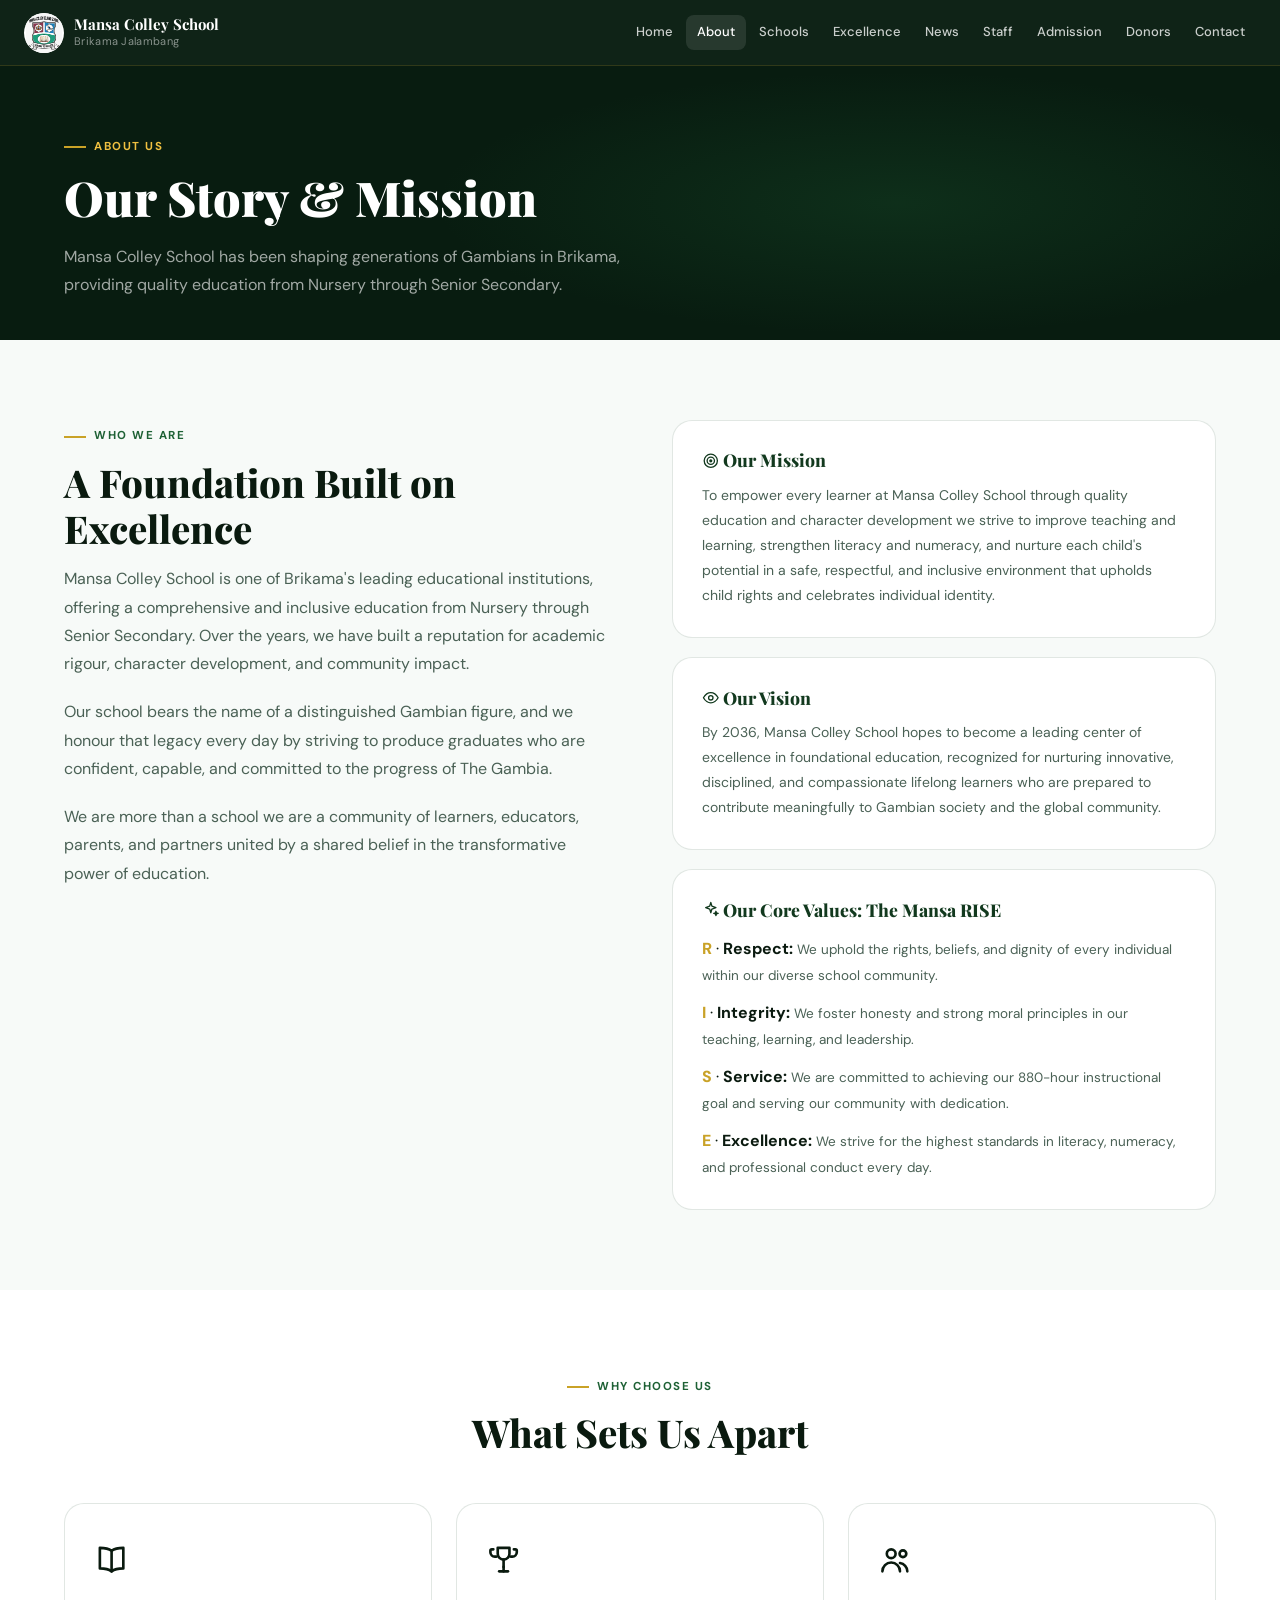
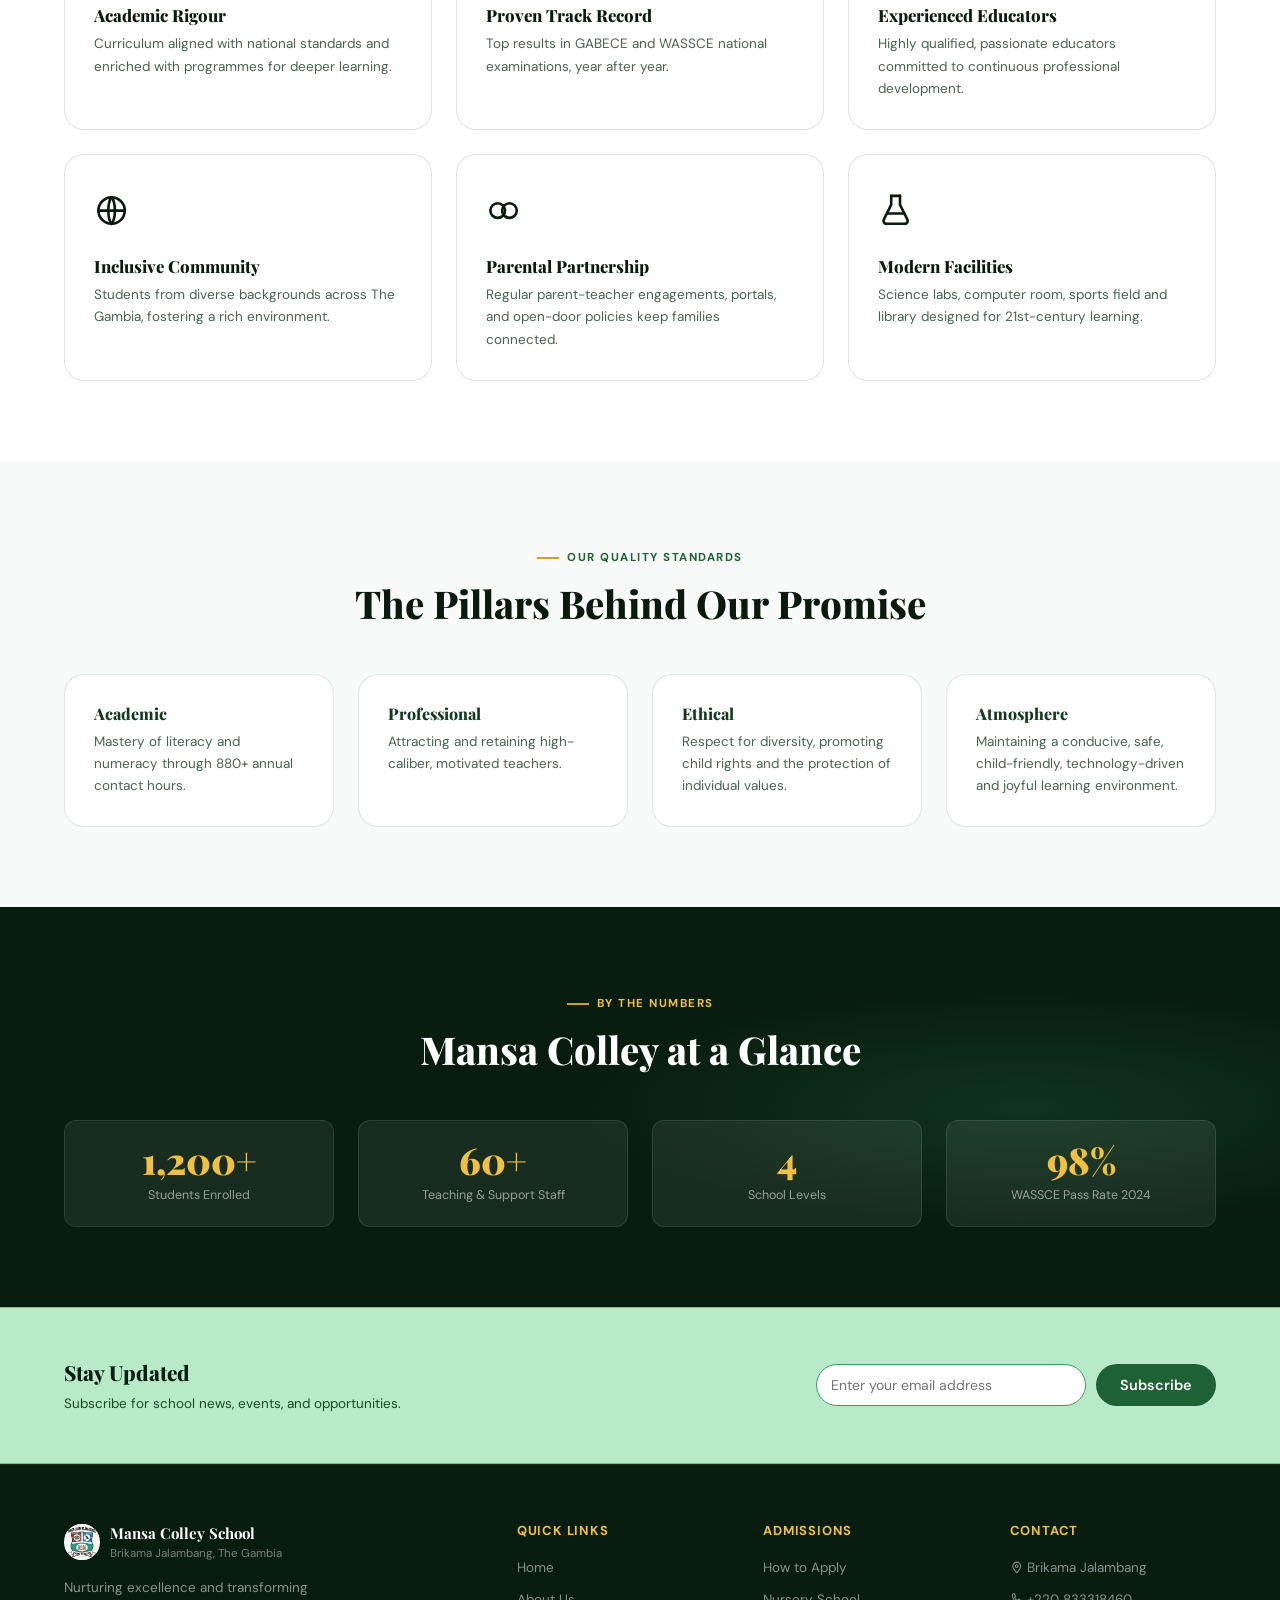
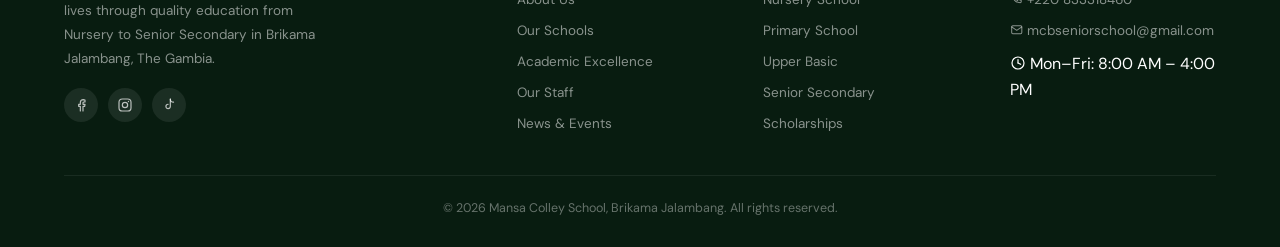
<file: about.html>
<!DOCTYPE html>
<html lang="en">
<head>
<meta charset="UTF-8">
<meta name="viewport" content="width=device-width, initial-scale=1.0">
<title>About Us | Mansa Colley School</title>
<meta name="description" content="Learn about Mansa Colley School's mission, vision, and story in Brikama Jalambang, The Gambia.">
<link rel="canonical" href="https://www.mansacolleybojangschool.org/about.html">
<link rel="icon" type="image/png" href="img/logo.png">
<link rel="apple-touch-icon" href="img/logo.png">
<meta property="og:type" content="website">
<meta property="og:site_name" content="Mansa Colley School">
<meta property="og:title" content="About Us | Mansa Colley School">
<meta property="og:description" content="Learn about Mansa Colley School's mission, vision, and story in Brikama Jalambang, The Gambia.">
<meta property="og:url" content="https://www.mansacolleybojangschool.org/about.html">
<meta property="og:image" content="https://www.mansacolleybojangschool.org/img/hero-group.jpg">
<meta property="og:locale" content="en_GM">
<meta name="twitter:card" content="summary_large_image">
<meta name="twitter:title" content="About Us | Mansa Colley School">
<meta name="twitter:description" content="Learn about Mansa Colley School's mission, vision, and story in Brikama Jalambang, The Gambia.">
<meta name="twitter:image" content="https://www.mansacolleybojangschool.org/img/hero-group.jpg">
<link rel="preconnect" href="https://fonts.googleapis.com">
<link rel="preconnect" href="https://fonts.gstatic.com" crossorigin>
<link href="https://fonts.googleapis.com/css2?family=DM+Sans:wght@400;500;600;700;800&family=Playfair+Display:wght@700;800;900&display=swap" rel="stylesheet">
<link rel="stylesheet" href="css/base.css">
<link rel="stylesheet" href="css/nav.css">
<link rel="stylesheet" href="css/components.css">
<link rel="stylesheet" href="css/layout.css">
<link rel="stylesheet" href="css/animations.css">
<noscript><style>.reveal{opacity:1!important;transform:none!important;}</style></noscript>
</head>
<body data-page="about">
<svg style="display:none" aria-hidden="true">
<symbol id="icon-cap" viewBox="0 0 24 24"><polygon points="12,3 22,9 12,15 2,9"/><path d="M6 11v4c0 1.66 2.69 3 6 3s6-1.34 6-3v-4"/><line x1="22" y1="9" x2="22" y2="16"/></symbol>
<symbol id="icon-trophy" viewBox="0 0 24 24"><path d="M8 4h8v4a4 4 0 0 1-8 0V4z"/><path d="M5 5H4a1 1 0 0 0-1 1v1a3 3 0 0 0 3 3h1"/><path d="M19 5h1a1 1 0 0 1 1 1v1a3 3 0 0 1-3 3h-1"/><line x1="12" y1="12" x2="12" y2="17"/><line x1="9" y1="20" x2="15" y2="20"/><line x1="12" y1="17" x2="12" y2="20"/></symbol>
<symbol id="icon-book-open" viewBox="0 0 24 24"><path d="M12 6c-2-1.5-5-2-8-2v14c3 0 6 .5 8 2 2-1.5 5-2 8-2V4c-3 0-6 .5-8 2z"/><line x1="12" y1="6" x2="12" y2="20"/></symbol>
<symbol id="icon-books" viewBox="0 0 24 24"><rect x="3" y="3" width="4" height="18"/><rect x="10" y="3" width="4" height="18"/><rect x="17" y="3" width="4" height="18"/></symbol>
<symbol id="icon-star" viewBox="0 0 24 24"><polygon points="12,2 15,9 22,9.5 16.5,14 18.5,21 12,17 5.5,21 7.5,14 2,9.5 9,9"/></symbol>
<symbol id="icon-partnership" viewBox="0 0 24 24"><circle cx="8" cy="12" r="5"/><circle cx="16" cy="12" r="5"/></symbol>
<symbol id="icon-flask" viewBox="0 0 24 24"><path d="M9 2v6L4 18a2 2 0 0 0 2 3h12a2 2 0 0 0 2-3L15 8V2"/><line x1="9" y1="2" x2="15" y2="2"/><line x1="7" y1="14" x2="17" y2="14"/></symbol>
<symbol id="icon-award" viewBox="0 0 24 24"><circle cx="12" cy="8" r="6"/><path d="M8.5 13.5L6 22l6-3 6 3-2.5-8.5"/></symbol>
<symbol id="icon-gem" viewBox="0 0 24 24"><path d="M6 3h12l4 6-10 12L2 9z"/><line x1="2" y1="9" x2="22" y2="9"/><line x1="9" y1="3" x2="12" y2="9"/><line x1="15" y1="3" x2="12" y2="9"/></symbol>
<symbol id="icon-sprout" viewBox="0 0 24 24"><path d="M7 20h10"/><path d="M12 20v-8"/><path d="M12 12c-4 0-7-3-7-7 4 0 7 3 7 7z"/><path d="M12 12c4 0 7-3 7-7-4 0-7 3-7 7z"/></symbol>
<symbol id="icon-globe" viewBox="0 0 24 24"><circle cx="12" cy="12" r="9"/><line x1="3" y1="12" x2="21" y2="12"/><path d="M12 3c3 3.5 3 14.5 0 18"/><path d="M12 3c-3 3.5-3 14.5 0 18"/></symbol>
<symbol id="icon-ball" viewBox="0 0 24 24"><circle cx="12" cy="12" r="9"/><polygon points="12,8 15,10.5 14,14 10,14 9,10.5"/><line x1="12" y1="3" x2="12" y2="8"/><line x1="21" y1="12" x2="15" y2="10.5"/><line x1="18.5" y1="19" x2="14" y2="14"/><line x1="5.5" y1="19" x2="10" y2="14"/><line x1="3" y1="12" x2="9" y2="10.5"/></symbol>
<symbol id="icon-backpack" viewBox="0 0 24 24"><path d="M6 8a6 6 0 0 1 12 0v12H6V8z"/><path d="M9 2h6v4H9z"/><line x1="9" y1="13" x2="15" y2="13"/><path d="M6 11h-1a1 1 0 0 0-1 1v4a1 1 0 0 0 1 1h1"/><path d="M18 11h1a1 1 0 0 1 1 1v4a1 1 0 0 1-1 1h-1"/></symbol>
<symbol id="icon-school" viewBox="0 0 24 24"><path d="M3 21V10l9-6 9 6v11"/><path d="M9 21v-6h6v6"/><line x1="3" y1="21" x2="21" y2="21"/><line x1="12" y1="4" x2="12" y2="2"/></symbol>
<symbol id="icon-users" viewBox="0 0 24 24"><circle cx="9" cy="8" r="3"/><path d="M3 20c0-3.3 2.7-6 6-6s6 2.7 6 6"/><circle cx="17" cy="8" r="2.3"/><path d="M15 14.3c2.8.4 5 2.8 5 5.7"/></symbol>
<symbol id="icon-clipboard" viewBox="0 0 24 24"><rect x="5" y="4" width="14" height="17" rx="2"/><rect x="9" y="2" width="6" height="4" rx="1"/><line x1="8" y1="11" x2="16" y2="11"/><line x1="8" y1="15" x2="16" y2="15"/><line x1="8" y1="19" x2="12" y2="19"/></symbol>
<symbol id="icon-target" viewBox="0 0 24 24"><circle cx="12" cy="12" r="9"/><circle cx="12" cy="12" r="5"/><circle cx="12" cy="12" r="1.3" style="fill:currentColor"/></symbol>
<symbol id="icon-eye" viewBox="0 0 24 24"><path d="M2 12s4-7 10-7 10 7 10 7-4 7-10 7-10-7-10-7z"/><circle cx="12" cy="12" r="3"/></symbol>
<symbol id="icon-sparkles" viewBox="0 0 24 24"><path d="M12 2l1.5 5L19 9l-5.5 2L12 16l-1.5-5L5 9l5.5-2L12 2z"/><path d="M19 14l.7 2.3L22 17l-2.3.7L19 20l-.7-2.3L16 17l2.3-.7L19 14z"/></symbol>
<symbol id="icon-paperclip" viewBox="0 0 24 24"><path d="M16.5 6.5L8 15a3 3 0 0 0 4.2 4.2l8-8a5 5 0 0 0-7-7l-8.5 8.5"/></symbol>
<symbol id="icon-laptop" viewBox="0 0 24 24"><rect x="4" y="4" width="16" height="10" rx="1"/><line x1="2" y1="18" x2="22" y2="18"/></symbol>
<symbol id="icon-building" viewBox="0 0 24 24"><rect x="5" y="3" width="14" height="18" rx="1"/><rect x="8" y="6" width="2" height="2"/><rect x="14" y="6" width="2" height="2"/><rect x="8" y="11" width="2" height="2"/><rect x="14" y="11" width="2" height="2"/><rect x="10" y="16" width="4" height="5"/></symbol>
<symbol id="icon-landmark" viewBox="0 0 24 24"><polygon points="12,2 22,8 2,8"/><line x1="4" y1="8" x2="4" y2="19"/><line x1="9" y1="8" x2="9" y2="19"/><line x1="15" y1="8" x2="15" y2="19"/><line x1="20" y1="8" x2="20" y2="19"/><line x1="2" y1="21" x2="22" y2="21"/><line x1="2" y1="19" x2="22" y2="19"/></symbol>
<symbol id="icon-briefcase" viewBox="0 0 24 24"><rect x="3" y="7" width="18" height="13" rx="2"/><path d="M8 7V5a2 2 0 0 1 2-2h4a2 2 0 0 1 2 2v2"/><line x1="3" y1="12" x2="21" y2="12"/></symbol>
<symbol id="icon-crown" viewBox="0 0 24 24"><path d="M3 8l4 4 5-7 5 7 4-4-2 11H5L3 8z"/><line x1="5" y1="21" x2="19" y2="21"/></symbol>
<symbol id="icon-megaphone" viewBox="0 0 24 24"><path d="M3 10v4h3l5 4V6l-5 4H3z"/><path d="M11 7l7-3v16l-7-3"/><path d="M18 10a3 3 0 0 1 0 4"/></symbol>
<symbol id="icon-calendar" viewBox="0 0 24 24"><rect x="3" y="5" width="18" height="16" rx="2"/><line x1="3" y1="10" x2="21" y2="10"/><line x1="8" y1="3" x2="8" y2="7"/><line x1="16" y1="3" x2="16" y2="7"/></symbol>
<symbol id="icon-pin" viewBox="0 0 24 24"><path d="M12 21s-7-7.5-7-12a7 7 0 0 1 14 0c0 4.5-7 12-7 12z"/><circle cx="12" cy="9" r="2.5"/></symbol>
<symbol id="icon-phone" viewBox="0 0 24 24"><path d="M4 5c0-1 1-2 2-2h2l2 5-2 1.5c1 2.5 3 4.5 5.5 5.5L15 13l5 2v2c0 1-1 2-2 2C10.5 19 4 12.5 4 5z"/></symbol>
<symbol id="icon-mail" viewBox="0 0 24 24"><rect x="3" y="5" width="18" height="14" rx="2"/><path d="M3 7l9 6 9-6"/></symbol>
<symbol id="icon-clock" viewBox="0 0 24 24"><circle cx="12" cy="12" r="9"/><line x1="12" y1="7" x2="12" y2="12"/><line x1="12" y1="12" x2="16" y2="14"/></symbol>
<symbol id="icon-flag" viewBox="0 0 24 24"><path d="M5 21V4"/><path d="M5 4h14l-3 4 3 4H5"/></symbol>
<symbol id="icon-download" viewBox="0 0 24 24"><path d="M12 3v12"/><path d="M7 10l5 5 5-5"/><line x1="4" y1="21" x2="20" y2="21"/></symbol>
<symbol id="icon-facebook" viewBox="0 0 24 24"><path d="M15 21v-7h2.5l.5-3H15V9a1.5 1.5 0 0 1 1.5-1.5H18V4.5A14 14 0 0 0 15.5 4C13 4 11 5.8 11 8.5V11H8.5v3H11v7"/></symbol>
<symbol id="icon-instagram" viewBox="0 0 24 24"><rect x="3" y="3" width="18" height="18" rx="5"/><circle cx="12" cy="12" r="4"/><circle cx="17.2" cy="6.8" r="1" style="fill:currentColor;stroke:none"/></symbol>
<symbol id="icon-tiktok" viewBox="0 0 24 24"><path d="M14 3v11.2a3.3 3.3 0 1 1-3.3-3.3"/><path d="M14 3a4.8 4.8 0 0 0 4.8 4.8"/></symbol>
</svg>


<nav class="nav">
  <a href="index.html" class="nav-logo">
    <div class="nav-logo-badge"><img src="img/logo.png" alt="Mansa Colley School crest"></div>
    <div class="nav-logo-text">
      <div class="nav-logo-name">Mansa Colley School</div>
      <div class="nav-logo-sub">Brikama Jalambang</div>
    </div>
  </a>
  <div class="nav-links">
    <a href="index.html" class="nav-link" data-page="home">Home</a>
    <a href="about.html" class="nav-link active" data-page="about">About</a>
    <a href="schools.html" class="nav-link" data-page="schools">Schools</a>
    <a href="excellence.html" class="nav-link" data-page="excellence">Excellence</a>
    <a href="news.html" class="nav-link" data-page="news">News</a>
    <a href="staff.html" class="nav-link" data-page="staff">Staff</a>
    <a href="admission.html" class="nav-link" data-page="admission">Admission</a>
    <a href="donors.html" class="nav-link" data-page="donors">Donors</a>
    <a href="contact.html" class="nav-link" data-page="contact">Contact</a>
  </div>
  <button class="hamburger" id="hamburger" aria-label="Toggle menu">
    <span></span><span></span><span></span>
  </button>
</nav>
<div class="mobile-menu" id="mobileMenu">
  <a href="index.html" class="mobile-link" data-page="home">Home</a>
  <a href="about.html" class="mobile-link active" data-page="about">About</a>
  <a href="schools.html" class="mobile-link" data-page="schools">Schools</a>
  <a href="excellence.html" class="mobile-link" data-page="excellence">Excellence</a>
  <a href="news.html" class="mobile-link" data-page="news">News</a>
  <a href="staff.html" class="mobile-link" data-page="staff">Staff</a>
  <a href="admission.html" class="mobile-link mobile-cta" data-page="admission">Admission</a>
  <a href="donors.html" class="mobile-link" data-page="donors">Donors</a>
  <a href="contact.html" class="mobile-link" data-page="contact">Contact</a>
</div>

<div class="page">
  <div class="page-banner">
    <div class="container">
      <div class="slabel" style="color:var(--goldi)">About Us</div>
      <h1>Our Story &amp; Mission</h1>
      <p>Mansa Colley School has been shaping generations of Gambians in Brikama, providing quality education from Nursery through Senior Secondary.</p>
    </div>
  </div>

  <section class="section" style="background:var(--bg)">
    <div class="container">
      <div class="grid-2" style="align-items:start;gap:4rem">
        <div class="reveal">
          <div class="slabel">Who We Are</div>
          <h2 class="stitle">A Foundation Built on Excellence</h2>
          <p class="sdesc" style="margin-bottom:1.2rem">Mansa Colley School is one of Brikama's leading educational institutions, offering a comprehensive and inclusive education from Nursery through Senior Secondary. Over the years, we have built a reputation for academic rigour, character development, and community impact.</p>
          <p class="sdesc" style="margin-bottom:1.2rem">Our school bears the name of a distinguished Gambian figure, and we honour that legacy every day by striving to produce graduates who are confident, capable, and committed to the progress of The Gambia.</p>
          <p class="sdesc">We are more than a school we are a community of learners, educators, parents, and partners united by a shared belief in the transformative power of education.</p>
        </div>
        <div class="reveal delay-2">
          <div style="background:var(--white);border:1px solid var(--border);border-radius:var(--radiuslg);padding:1.8rem;margin-bottom:1.2rem">
            <h3 style="font-size:1.1rem;font-weight:800;margin-bottom:0.8rem;color:var(--g7)"><svg class="icon" aria-hidden="true" focusable="false"><use href="#icon-target"></use></svg> Our Mission</h3>
            <p class="sdesc" style="font-size:14px">To empower every learner at Mansa Colley School through quality education and character development we strive to improve teaching and learning, strengthen literacy and numeracy, and nurture each child's potential in a safe, respectful, and inclusive environment that upholds child rights and celebrates individual identity.</p>
          </div>
          <div style="background:var(--white);border:1px solid var(--border);border-radius:var(--radiuslg);padding:1.8rem;margin-bottom:1.2rem">
            <h3 style="font-size:1.1rem;font-weight:800;margin-bottom:0.8rem;color:var(--g7)"><svg class="icon" aria-hidden="true" focusable="false"><use href="#icon-eye"></use></svg> Our Vision</h3>
            <p class="sdesc" style="font-size:14px">By 2036, Mansa Colley School hopes to become a leading center of excellence in foundational education, recognized for nurturing innovative, disciplined, and compassionate lifelong learners who are prepared to contribute meaningfully to Gambian society and the global community.</p>
          </div>
          <div style="background:var(--white);border:1px solid var(--border);border-radius:var(--radiuslg);padding:1.8rem">
            <h3 style="font-size:1.1rem;font-weight:800;margin-bottom:1rem;color:var(--g7)"><svg class="icon" aria-hidden="true" focusable="false"><use href="#icon-sparkles"></use></svg> Our Core Values: The Mansa RISE</h3>
            <div style="display:flex;flex-direction:column;gap:12px">
              <div><span style="color:var(--gold);font-weight:800">R</span> · <strong>Respect:</strong> <span class="sdesc" style="font-size:13.5px">We uphold the rights, beliefs, and dignity of every individual within our diverse school community.</span></div>
              <div><span style="color:var(--gold);font-weight:800">I</span> · <strong>Integrity:</strong> <span class="sdesc" style="font-size:13.5px">We foster honesty and strong moral principles in our teaching, learning, and leadership.</span></div>
              <div><span style="color:var(--gold);font-weight:800">S</span> · <strong>Service:</strong> <span class="sdesc" style="font-size:13.5px">We are committed to achieving our 880-hour instructional goal and serving our community with dedication.</span></div>
              <div><span style="color:var(--gold);font-weight:800">E</span> · <strong>Excellence:</strong> <span class="sdesc" style="font-size:13.5px">We strive for the highest standards in literacy, numeracy, and professional conduct every day.</span></div>
            </div>
          </div>
        </div>
      </div>
    </div>
  </section>

  <section class="section" style="background:var(--white)">
    <div class="container">
      <div class="center reveal" style="margin-bottom:3rem"><div class="slabel">Why Choose Us</div><h2 class="stitle">What Sets Us Apart</h2></div>
      <div class="grid-3">
        <div class="card reveal" style="padding:1.8rem">
          <div style="font-size:2.2rem;margin-bottom:1rem"><svg class="icon" aria-hidden="true" focusable="false"><use href="#icon-book-open"></use></svg></div>
          <h3 style="font-size:1.05rem;font-weight:800;margin-bottom:8px">Academic Rigour</h3>
          <p style="font-size:13.5px;color:var(--muted);line-height:1.65">Curriculum aligned with national standards and enriched with programmes for deeper learning.</p>
        </div>
        <div class="card reveal" style="padding:1.8rem">
          <div style="font-size:2.2rem;margin-bottom:1rem"><svg class="icon" aria-hidden="true" focusable="false"><use href="#icon-trophy"></use></svg></div>
          <h3 style="font-size:1.05rem;font-weight:800;margin-bottom:8px">Proven Track Record</h3>
          <p style="font-size:13.5px;color:var(--muted);line-height:1.65">Top results in GABECE and WASSCE national examinations, year after year.</p>
        </div>
        <div class="card reveal" style="padding:1.8rem">
          <div style="font-size:2.2rem;margin-bottom:1rem"><svg class="icon" aria-hidden="true" focusable="false"><use href="#icon-users"></use></svg></div>
          <h3 style="font-size:1.05rem;font-weight:800;margin-bottom:8px">Experienced Educators</h3>
          <p style="font-size:13.5px;color:var(--muted);line-height:1.65">Highly qualified, passionate educators committed to continuous professional development.</p>
        </div>
        <div class="card reveal" style="padding:1.8rem">
          <div style="font-size:2.2rem;margin-bottom:1rem"><svg class="icon" aria-hidden="true" focusable="false"><use href="#icon-globe"></use></svg></div>
          <h3 style="font-size:1.05rem;font-weight:800;margin-bottom:8px">Inclusive Community</h3>
          <p style="font-size:13.5px;color:var(--muted);line-height:1.65">Students from diverse backgrounds across The Gambia, fostering a rich environment.</p>
        </div>
        <div class="card reveal" style="padding:1.8rem">
          <div style="font-size:2.2rem;margin-bottom:1rem"><svg class="icon" aria-hidden="true" focusable="false"><use href="#icon-partnership"></use></svg></div>
          <h3 style="font-size:1.05rem;font-weight:800;margin-bottom:8px">Parental Partnership</h3>
          <p style="font-size:13.5px;color:var(--muted);line-height:1.65">Regular parent-teacher engagements, portals, and open-door policies keep families connected.</p>
        </div>
        <div class="card reveal" style="padding:1.8rem">
          <div style="font-size:2.2rem;margin-bottom:1rem"><svg class="icon" aria-hidden="true" focusable="false"><use href="#icon-flask"></use></svg></div>
          <h3 style="font-size:1.05rem;font-weight:800;margin-bottom:8px">Modern Facilities</h3>
          <p style="font-size:13.5px;color:var(--muted);line-height:1.65">Science labs, computer room, sports field and library designed for 21st-century learning.</p>
        </div>
      </div>
    </div>
  </section>

  <section class="section" style="background:var(--bg)">
    <div class="container">
      <div class="center reveal" style="margin-bottom:3rem"><div class="slabel">Our Quality Standards</div><h2 class="stitle">The Pillars Behind Our Promise</h2></div>
      <div class="grid-4">
        <div class="card reveal" style="padding:1.8rem">
          <h3 style="font-size:1rem;font-weight:800;margin-bottom:8px;color:var(--g7)">Academic</h3>
          <p style="font-size:13.5px;color:var(--muted);line-height:1.65">Mastery of literacy and numeracy through 880+ annual contact hours.</p>
        </div>
        <div class="card reveal" style="padding:1.8rem">
          <h3 style="font-size:1rem;font-weight:800;margin-bottom:8px;color:var(--g7)">Professional</h3>
          <p style="font-size:13.5px;color:var(--muted);line-height:1.65">Attracting and retaining high-caliber, motivated teachers.</p>
        </div>
        <div class="card reveal" style="padding:1.8rem">
          <h3 style="font-size:1rem;font-weight:800;margin-bottom:8px;color:var(--g7)">Ethical</h3>
          <p style="font-size:13.5px;color:var(--muted);line-height:1.65">Respect for diversity, promoting child rights and the protection of individual values.</p>
        </div>
        <div class="card reveal" style="padding:1.8rem">
          <h3 style="font-size:1rem;font-weight:800;margin-bottom:8px;color:var(--g7)">Atmosphere</h3>
          <p style="font-size:13.5px;color:var(--muted);line-height:1.65">Maintaining a conducive, safe, child-friendly, technology-driven and joyful learning environment.</p>
        </div>
      </div>
    </div>
  </section>

  <section class="exc-section">
    <div class="container" style="position:relative;z-index:2">
      <div class="center reveal" style="margin-bottom:3rem">
        <div class="slabel" style="color:var(--goldi)">By the Numbers</div>
        <h2 class="stitle exc-stitle">Mansa Colley at a Glance</h2>
      </div>
      <div class="grid-4">
        <div class="stat-box reveal" style="text-align:center"><div class="stat-num">1,200+</div><div class="stat-lbl">Students Enrolled</div></div>
        <div class="stat-box reveal" style="text-align:center"><div class="stat-num">60+</div><div class="stat-lbl">Teaching & Support Staff</div></div>
        <div class="stat-box reveal" style="text-align:center"><div class="stat-num">4</div><div class="stat-lbl">School Levels</div></div>
        <div class="stat-box reveal" style="text-align:center"><div class="stat-num">98%</div><div class="stat-lbl">WASSCE Pass Rate 2024</div></div>
      </div>
    </div>
  </section>

  <div class="nl-strip">
    <div class="container">
      <div class="nl-inner">
        <div>
          <div class="nl-title">Stay Updated</div>
          <div class="nl-sub">Subscribe for school news, events, and opportunities.</div>
        </div>
        <form class="nl-form" data-formspree action="https://formspree.io/f/myeekrra" method="POST">
          <input type="email" name="email" class="nl-input" placeholder="Enter your email address" required>
          <button type="submit" class="btn btn-green">Subscribe</button>
        </form>
      </div>
    </div>
  </div>
</div>

<footer>
  <div class="container">
    <div class="footer-grid">
      <div>
        <div style="display:flex;align-items:center;gap:10px;margin-bottom:0.8rem">
          <div class="nav-logo-badge" style="width:36px;height:36px"><img src="img/logo.png" alt="Mansa Colley School crest"></div>
          <div>
            <div style="font-family:var(--font-heading);font-weight:700;font-size:15px">Mansa Colley School</div>
            <div style="font-size:11.5px;color:rgba(255,255,255,0.45)">Brikama Jalambang, The Gambia</div>
          </div>
        </div>
        <div class="footer-desc">Nurturing excellence and transforming lives through quality education from Nursery to Senior Secondary in Brikama Jalambang, The Gambia.</div>
        <div class="social-links">
          <a href="https://www.facebook.com/share/19mGzbD76h/" target="_blank" rel="noopener noreferrer" aria-label="Facebook" class="social-link"><svg class="icon" aria-hidden="true" focusable="false"><use href="#icon-facebook"></use></svg></a>
          <a href="https://www.instagram.com/mansacolleybojangmedia/" target="_blank" rel="noopener noreferrer" aria-label="Instagram" class="social-link"><svg class="icon" aria-hidden="true" focusable="false"><use href="#icon-instagram"></use></svg></a>
          <a href="https://www.tiktok.com/@mansacolleybojangmedia" target="_blank" rel="noopener noreferrer" aria-label="TikTok" class="social-link"><svg class="icon" aria-hidden="true" focusable="false"><use href="#icon-tiktok"></use></svg></a>
        </div>
      </div>
      <div>
        <div class="fcol-title">Quick Links</div>
        <ul class="flinks">
          <li><a href="index.html">Home</a></li>
          <li><a href="about.html">About Us</a></li>
          <li><a href="schools.html">Our Schools</a></li>
          <li><a href="excellence.html">Academic Excellence</a></li>
          <li><a href="staff.html">Our Staff</a></li>
          <li><a href="news.html">News &amp; Events</a></li>
        </ul>
      </div>
      <div>
        <div class="fcol-title">Admissions</div>
        <ul class="flinks">
          <li><a href="admission.html">How to Apply</a></li>
          <li><a href="schools.html#nursery">Nursery School</a></li>
          <li><a href="schools.html#primary">Primary School</a></li>
          <li><a href="schools.html#upper">Upper Basic</a></li>
          <li><a href="schools.html#senior">Senior Secondary</a></li>
          <li><a href="donors.html">Scholarships</a></li>
        </ul>
      </div>
      <div>
        <div class="fcol-title">Contact</div>
        <ul class="flinks">
          <li><a href="contact.html"><svg class="icon" aria-hidden="true" focusable="false"><use href="#icon-pin"></use></svg> Brikama Jalambang</a></li>
          <li><a href="tel:+220833318460"><svg class="icon" aria-hidden="true" focusable="false"><use href="#icon-phone"></use></svg> +220 833318460</a></li>
          <li><a href="mailto:mcbseniorschool@gmail.com"><svg class="icon" aria-hidden="true" focusable="false"><use href="#icon-mail"></use></svg> mcbseniorschool@gmail.com</a></li>
          <li><span><svg class="icon" aria-hidden="true" focusable="false"><use href="#icon-clock"></use></svg> Mon–Fri: 8:00 AM – 4:00 PM</span></li>
        </ul>
      </div>
    </div>
    <div class="footer-bottom">
      <div class="fcopy">© <span data-year></span> Mansa Colley School, Brikama Jalambang. All rights reserved.</div>
    </div>
  </div>
</footer>

<script src="js/site.js" defer></script>
</body>
</html>
</file>
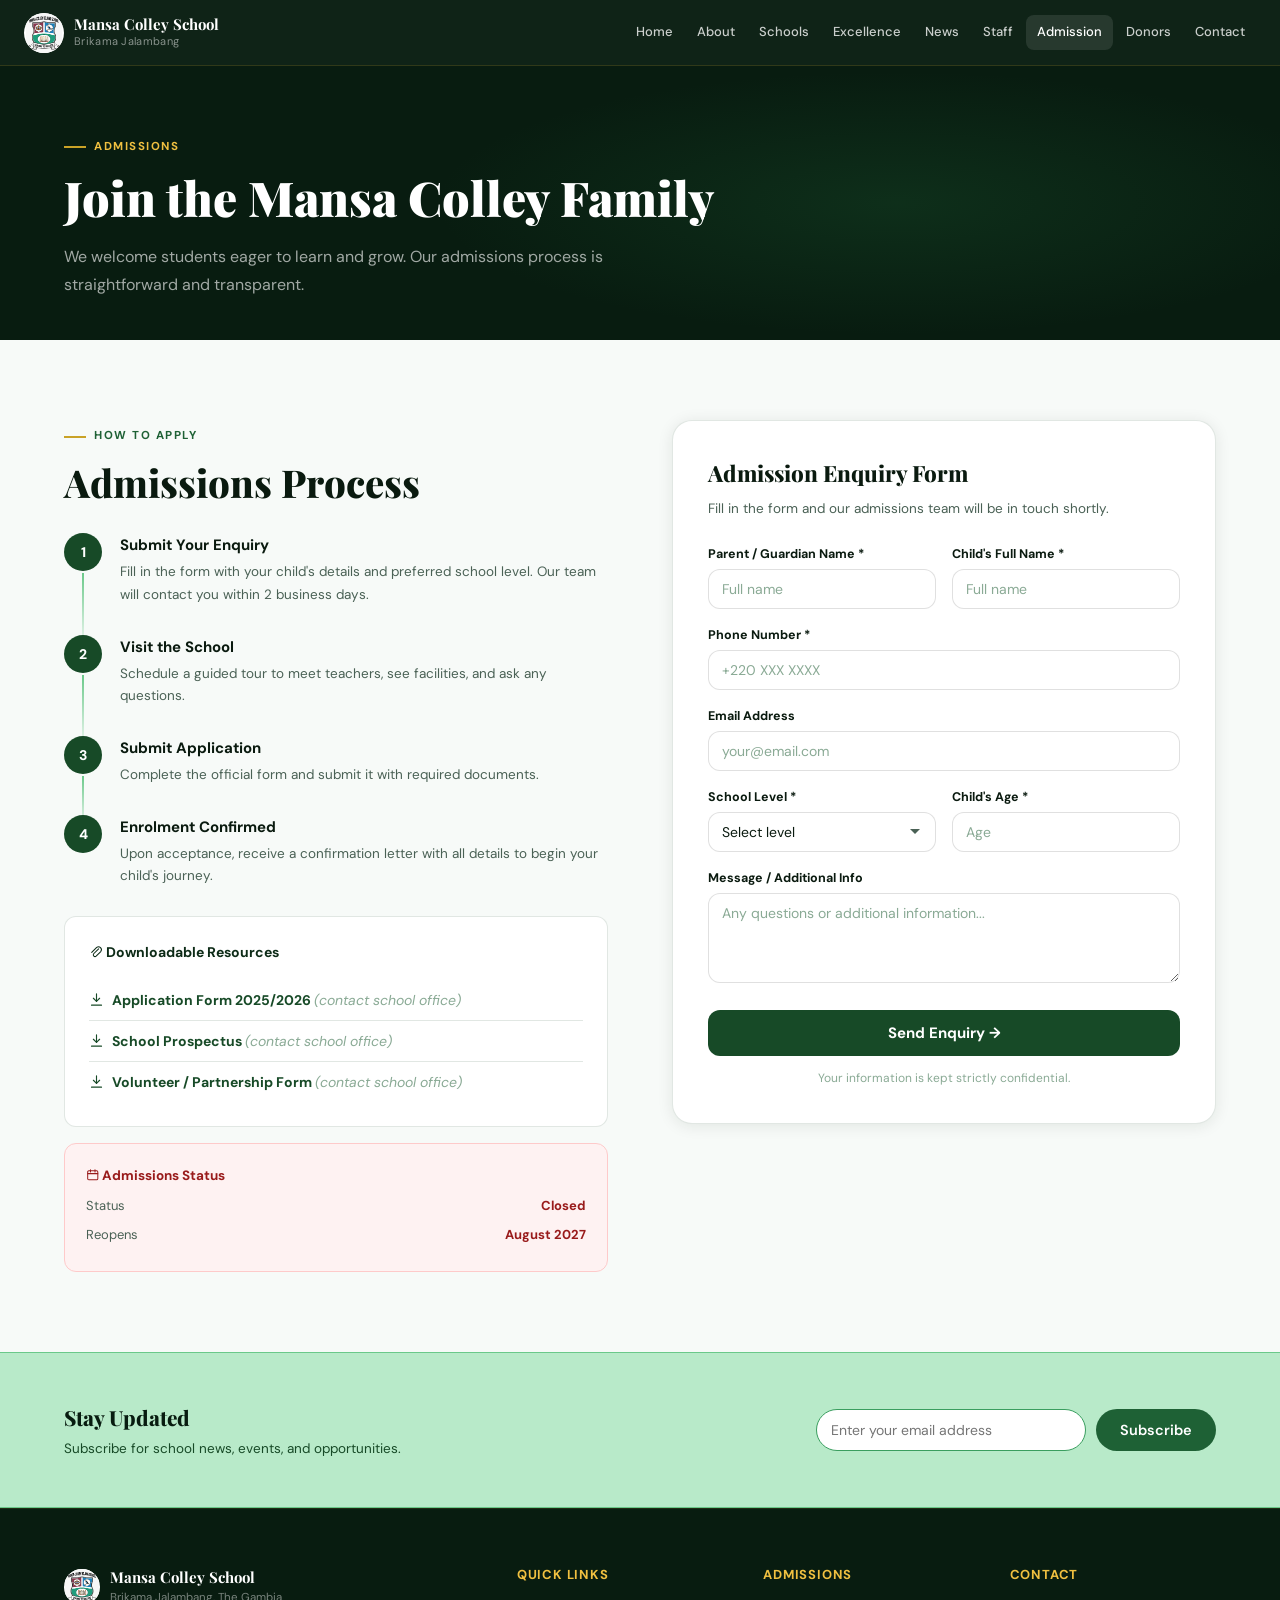
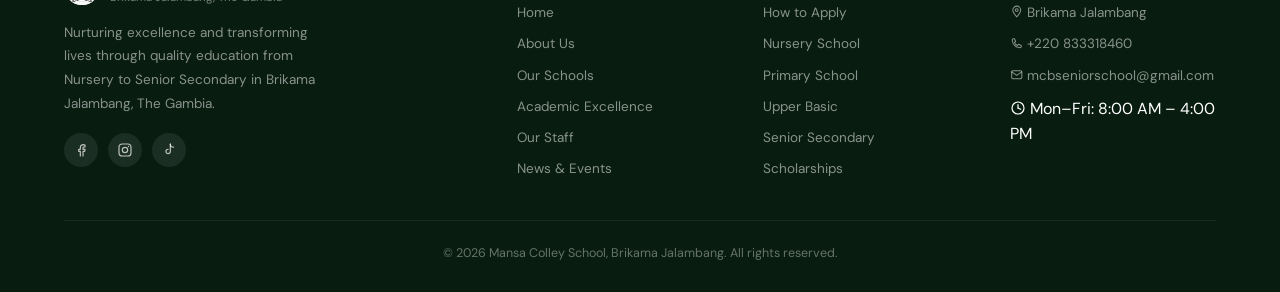
<file: admission.html>
<!DOCTYPE html>
<html lang="en">
<head>
<meta charset="UTF-8">
<meta name="viewport" content="width=device-width, initial-scale=1.0">
<title>Admissions | Mansa Colley School</title>
<meta name="description" content="Apply for admission at Mansa Colley School in Brikama Jalambang, The Gambia. Admissions are currently closed until August 2027.">
<link rel="canonical" href="https://www.mansacolleybojangschool.org/admission.html">
<link rel="icon" type="image/png" href="img/logo.png">
<link rel="apple-touch-icon" href="img/logo.png">
<meta property="og:type" content="website">
<meta property="og:site_name" content="Mansa Colley School">
<meta property="og:title" content="Admissions | Mansa Colley School">
<meta property="og:description" content="Apply for admission at Mansa Colley School in Brikama Jalambang, The Gambia. Admissions are currently closed until August 2027.">
<meta property="og:url" content="https://www.mansacolleybojangschool.org/admission.html">
<meta property="og:image" content="https://www.mansacolleybojangschool.org/img/hero-group.jpg">
<meta property="og:locale" content="en_GM">
<meta name="twitter:card" content="summary_large_image">
<meta name="twitter:title" content="Admissions | Mansa Colley School">
<meta name="twitter:description" content="Apply for admission at Mansa Colley School in Brikama Jalambang, The Gambia. Admissions are currently closed until August 2027.">
<meta name="twitter:image" content="https://www.mansacolleybojangschool.org/img/hero-group.jpg">
<link rel="preconnect" href="https://fonts.googleapis.com">
<link rel="preconnect" href="https://fonts.gstatic.com" crossorigin>
<link href="https://fonts.googleapis.com/css2?family=DM+Sans:wght@400;500;600;700;800&family=Playfair+Display:wght@700;800;900&display=swap" rel="stylesheet">
<link rel="stylesheet" href="css/base.css">
<link rel="stylesheet" href="css/nav.css">
<link rel="stylesheet" href="css/components.css">
<link rel="stylesheet" href="css/layout.css">
<link rel="stylesheet" href="css/animations.css">
<noscript><style>.reveal{opacity:1!important;transform:none!important;}</style></noscript>
</head>
<body data-page="admission">
<svg style="display:none" aria-hidden="true">
<symbol id="icon-cap" viewBox="0 0 24 24"><polygon points="12,3 22,9 12,15 2,9"/><path d="M6 11v4c0 1.66 2.69 3 6 3s6-1.34 6-3v-4"/><line x1="22" y1="9" x2="22" y2="16"/></symbol>
<symbol id="icon-trophy" viewBox="0 0 24 24"><path d="M8 4h8v4a4 4 0 0 1-8 0V4z"/><path d="M5 5H4a1 1 0 0 0-1 1v1a3 3 0 0 0 3 3h1"/><path d="M19 5h1a1 1 0 0 1 1 1v1a3 3 0 0 1-3 3h-1"/><line x1="12" y1="12" x2="12" y2="17"/><line x1="9" y1="20" x2="15" y2="20"/><line x1="12" y1="17" x2="12" y2="20"/></symbol>
<symbol id="icon-book-open" viewBox="0 0 24 24"><path d="M12 6c-2-1.5-5-2-8-2v14c3 0 6 .5 8 2 2-1.5 5-2 8-2V4c-3 0-6 .5-8 2z"/><line x1="12" y1="6" x2="12" y2="20"/></symbol>
<symbol id="icon-books" viewBox="0 0 24 24"><rect x="3" y="3" width="4" height="18"/><rect x="10" y="3" width="4" height="18"/><rect x="17" y="3" width="4" height="18"/></symbol>
<symbol id="icon-star" viewBox="0 0 24 24"><polygon points="12,2 15,9 22,9.5 16.5,14 18.5,21 12,17 5.5,21 7.5,14 2,9.5 9,9"/></symbol>
<symbol id="icon-partnership" viewBox="0 0 24 24"><circle cx="8" cy="12" r="5"/><circle cx="16" cy="12" r="5"/></symbol>
<symbol id="icon-flask" viewBox="0 0 24 24"><path d="M9 2v6L4 18a2 2 0 0 0 2 3h12a2 2 0 0 0 2-3L15 8V2"/><line x1="9" y1="2" x2="15" y2="2"/><line x1="7" y1="14" x2="17" y2="14"/></symbol>
<symbol id="icon-award" viewBox="0 0 24 24"><circle cx="12" cy="8" r="6"/><path d="M8.5 13.5L6 22l6-3 6 3-2.5-8.5"/></symbol>
<symbol id="icon-gem" viewBox="0 0 24 24"><path d="M6 3h12l4 6-10 12L2 9z"/><line x1="2" y1="9" x2="22" y2="9"/><line x1="9" y1="3" x2="12" y2="9"/><line x1="15" y1="3" x2="12" y2="9"/></symbol>
<symbol id="icon-sprout" viewBox="0 0 24 24"><path d="M7 20h10"/><path d="M12 20v-8"/><path d="M12 12c-4 0-7-3-7-7 4 0 7 3 7 7z"/><path d="M12 12c4 0 7-3 7-7-4 0-7 3-7 7z"/></symbol>
<symbol id="icon-globe" viewBox="0 0 24 24"><circle cx="12" cy="12" r="9"/><line x1="3" y1="12" x2="21" y2="12"/><path d="M12 3c3 3.5 3 14.5 0 18"/><path d="M12 3c-3 3.5-3 14.5 0 18"/></symbol>
<symbol id="icon-ball" viewBox="0 0 24 24"><circle cx="12" cy="12" r="9"/><polygon points="12,8 15,10.5 14,14 10,14 9,10.5"/><line x1="12" y1="3" x2="12" y2="8"/><line x1="21" y1="12" x2="15" y2="10.5"/><line x1="18.5" y1="19" x2="14" y2="14"/><line x1="5.5" y1="19" x2="10" y2="14"/><line x1="3" y1="12" x2="9" y2="10.5"/></symbol>
<symbol id="icon-backpack" viewBox="0 0 24 24"><path d="M6 8a6 6 0 0 1 12 0v12H6V8z"/><path d="M9 2h6v4H9z"/><line x1="9" y1="13" x2="15" y2="13"/><path d="M6 11h-1a1 1 0 0 0-1 1v4a1 1 0 0 0 1 1h1"/><path d="M18 11h1a1 1 0 0 1 1 1v4a1 1 0 0 1-1 1h-1"/></symbol>
<symbol id="icon-school" viewBox="0 0 24 24"><path d="M3 21V10l9-6 9 6v11"/><path d="M9 21v-6h6v6"/><line x1="3" y1="21" x2="21" y2="21"/><line x1="12" y1="4" x2="12" y2="2"/></symbol>
<symbol id="icon-users" viewBox="0 0 24 24"><circle cx="9" cy="8" r="3"/><path d="M3 20c0-3.3 2.7-6 6-6s6 2.7 6 6"/><circle cx="17" cy="8" r="2.3"/><path d="M15 14.3c2.8.4 5 2.8 5 5.7"/></symbol>
<symbol id="icon-clipboard" viewBox="0 0 24 24"><rect x="5" y="4" width="14" height="17" rx="2"/><rect x="9" y="2" width="6" height="4" rx="1"/><line x1="8" y1="11" x2="16" y2="11"/><line x1="8" y1="15" x2="16" y2="15"/><line x1="8" y1="19" x2="12" y2="19"/></symbol>
<symbol id="icon-target" viewBox="0 0 24 24"><circle cx="12" cy="12" r="9"/><circle cx="12" cy="12" r="5"/><circle cx="12" cy="12" r="1.3" style="fill:currentColor"/></symbol>
<symbol id="icon-eye" viewBox="0 0 24 24"><path d="M2 12s4-7 10-7 10 7 10 7-4 7-10 7-10-7-10-7z"/><circle cx="12" cy="12" r="3"/></symbol>
<symbol id="icon-sparkles" viewBox="0 0 24 24"><path d="M12 2l1.5 5L19 9l-5.5 2L12 16l-1.5-5L5 9l5.5-2L12 2z"/><path d="M19 14l.7 2.3L22 17l-2.3.7L19 20l-.7-2.3L16 17l2.3-.7L19 14z"/></symbol>
<symbol id="icon-paperclip" viewBox="0 0 24 24"><path d="M16.5 6.5L8 15a3 3 0 0 0 4.2 4.2l8-8a5 5 0 0 0-7-7l-8.5 8.5"/></symbol>
<symbol id="icon-laptop" viewBox="0 0 24 24"><rect x="4" y="4" width="16" height="10" rx="1"/><line x1="2" y1="18" x2="22" y2="18"/></symbol>
<symbol id="icon-building" viewBox="0 0 24 24"><rect x="5" y="3" width="14" height="18" rx="1"/><rect x="8" y="6" width="2" height="2"/><rect x="14" y="6" width="2" height="2"/><rect x="8" y="11" width="2" height="2"/><rect x="14" y="11" width="2" height="2"/><rect x="10" y="16" width="4" height="5"/></symbol>
<symbol id="icon-landmark" viewBox="0 0 24 24"><polygon points="12,2 22,8 2,8"/><line x1="4" y1="8" x2="4" y2="19"/><line x1="9" y1="8" x2="9" y2="19"/><line x1="15" y1="8" x2="15" y2="19"/><line x1="20" y1="8" x2="20" y2="19"/><line x1="2" y1="21" x2="22" y2="21"/><line x1="2" y1="19" x2="22" y2="19"/></symbol>
<symbol id="icon-briefcase" viewBox="0 0 24 24"><rect x="3" y="7" width="18" height="13" rx="2"/><path d="M8 7V5a2 2 0 0 1 2-2h4a2 2 0 0 1 2 2v2"/><line x1="3" y1="12" x2="21" y2="12"/></symbol>
<symbol id="icon-crown" viewBox="0 0 24 24"><path d="M3 8l4 4 5-7 5 7 4-4-2 11H5L3 8z"/><line x1="5" y1="21" x2="19" y2="21"/></symbol>
<symbol id="icon-megaphone" viewBox="0 0 24 24"><path d="M3 10v4h3l5 4V6l-5 4H3z"/><path d="M11 7l7-3v16l-7-3"/><path d="M18 10a3 3 0 0 1 0 4"/></symbol>
<symbol id="icon-calendar" viewBox="0 0 24 24"><rect x="3" y="5" width="18" height="16" rx="2"/><line x1="3" y1="10" x2="21" y2="10"/><line x1="8" y1="3" x2="8" y2="7"/><line x1="16" y1="3" x2="16" y2="7"/></symbol>
<symbol id="icon-pin" viewBox="0 0 24 24"><path d="M12 21s-7-7.5-7-12a7 7 0 0 1 14 0c0 4.5-7 12-7 12z"/><circle cx="12" cy="9" r="2.5"/></symbol>
<symbol id="icon-phone" viewBox="0 0 24 24"><path d="M4 5c0-1 1-2 2-2h2l2 5-2 1.5c1 2.5 3 4.5 5.5 5.5L15 13l5 2v2c0 1-1 2-2 2C10.5 19 4 12.5 4 5z"/></symbol>
<symbol id="icon-mail" viewBox="0 0 24 24"><rect x="3" y="5" width="18" height="14" rx="2"/><path d="M3 7l9 6 9-6"/></symbol>
<symbol id="icon-clock" viewBox="0 0 24 24"><circle cx="12" cy="12" r="9"/><line x1="12" y1="7" x2="12" y2="12"/><line x1="12" y1="12" x2="16" y2="14"/></symbol>
<symbol id="icon-flag" viewBox="0 0 24 24"><path d="M5 21V4"/><path d="M5 4h14l-3 4 3 4H5"/></symbol>
<symbol id="icon-download" viewBox="0 0 24 24"><path d="M12 3v12"/><path d="M7 10l5 5 5-5"/><line x1="4" y1="21" x2="20" y2="21"/></symbol>
<symbol id="icon-facebook" viewBox="0 0 24 24"><path d="M15 21v-7h2.5l.5-3H15V9a1.5 1.5 0 0 1 1.5-1.5H18V4.5A14 14 0 0 0 15.5 4C13 4 11 5.8 11 8.5V11H8.5v3H11v7"/></symbol>
<symbol id="icon-instagram" viewBox="0 0 24 24"><rect x="3" y="3" width="18" height="18" rx="5"/><circle cx="12" cy="12" r="4"/><circle cx="17.2" cy="6.8" r="1" style="fill:currentColor;stroke:none"/></symbol>
<symbol id="icon-tiktok" viewBox="0 0 24 24"><path d="M14 3v11.2a3.3 3.3 0 1 1-3.3-3.3"/><path d="M14 3a4.8 4.8 0 0 0 4.8 4.8"/></symbol>
</svg>


<nav class="nav">
  <a href="index.html" class="nav-logo">
    <div class="nav-logo-badge"><img src="img/logo.png" alt="Mansa Colley School crest"></div>
    <div class="nav-logo-text">
      <div class="nav-logo-name">Mansa Colley School</div>
      <div class="nav-logo-sub">Brikama Jalambang</div>
    </div>
  </a>
  <div class="nav-links">
    <a href="index.html" class="nav-link" data-page="home">Home</a>
    <a href="about.html" class="nav-link" data-page="about">About</a>
    <a href="schools.html" class="nav-link" data-page="schools">Schools</a>
    <a href="excellence.html" class="nav-link" data-page="excellence">Excellence</a>
    <a href="news.html" class="nav-link" data-page="news">News</a>
    <a href="staff.html" class="nav-link" data-page="staff">Staff</a>
    <a href="admission.html" class="nav-link active" data-page="admission">Admission</a>
    <a href="donors.html" class="nav-link" data-page="donors">Donors</a>
    <a href="contact.html" class="nav-link" data-page="contact">Contact</a>
  </div>
  <button class="hamburger" id="hamburger" aria-label="Toggle menu">
    <span></span><span></span><span></span>
  </button>
</nav>
<div class="mobile-menu" id="mobileMenu">
  <a href="index.html" class="mobile-link" data-page="home">Home</a>
  <a href="about.html" class="mobile-link" data-page="about">About</a>
  <a href="schools.html" class="mobile-link" data-page="schools">Schools</a>
  <a href="excellence.html" class="mobile-link" data-page="excellence">Excellence</a>
  <a href="news.html" class="mobile-link" data-page="news">News</a>
  <a href="staff.html" class="mobile-link" data-page="staff">Staff</a>
  <a href="admission.html" class="mobile-link mobile-cta active" data-page="admission">Admission</a>
  <a href="donors.html" class="mobile-link" data-page="donors">Donors</a>
  <a href="contact.html" class="mobile-link" data-page="contact">Contact</a>
</div>

<div class="page">
  <div class="page-banner">
    <div class="container">
      <div class="slabel" style="color:var(--goldi)">Admissions</div>
      <h1>Join the Mansa Colley Family</h1>
      <p>We welcome students eager to learn and grow. Our admissions process is straightforward and transparent.</p>
    </div>
  </div>

  <section class="section" style="background:var(--bg)">
    <div class="container">
      <div class="grid-2" style="gap:4rem;align-items:start">
        <div class="reveal">
          <div class="slabel">How to Apply</div><h2 class="stitle">Admissions Process</h2>
          <div style="margin-top:1.8rem">
            <div class="step-item">
              <div class="step-num">1</div>
              <div><div class="step-title">Submit Your Enquiry</div><div class="step-desc">Fill in the form with your child's details and preferred school level. Our team will contact you within 2 business days.</div></div>
            </div>
            <div class="step-item">
              <div class="step-num">2</div>
              <div><div class="step-title">Visit the School</div><div class="step-desc">Schedule a guided tour to meet teachers, see facilities, and ask any questions.</div></div>
            </div>
            <div class="step-item">
              <div class="step-num">3</div>
              <div><div class="step-title">Submit Application</div><div class="step-desc">Complete the official form and submit it with required documents.</div></div>
            </div>
            <div class="step-item">
              <div class="step-num">4</div>
              <div><div class="step-title">Enrolment Confirmed</div><div class="step-desc">Upon acceptance, receive a confirmation letter with all details to begin your child's journey.</div></div>
            </div>
          </div>
          <div style="background:var(--white);border:1px solid var(--border);border-radius:var(--radius);padding:1.5rem;margin-top:1rem">
            <div style="font-weight:700;font-size:14px;margin-bottom:1rem;color:var(--g8)"><svg class="icon" aria-hidden="true" focusable="false"><use href="#icon-paperclip"></use></svg> Downloadable Resources</div>
            <div style="display:flex;align-items:center;gap:8px;padding:8px 0;border-bottom:1px solid var(--border)">
              <span style="color:var(--g6);font-size:15px"><svg class="icon" aria-hidden="true" focusable="false"><use href="#icon-download"></use></svg></span>
              <span style="color:var(--g6);font-size:14px;font-weight:700">Application Form 2025/2026 <em style="font-weight:400;color:var(--light)">(contact school office)</em></span>
            </div>
            <div style="display:flex;align-items:center;gap:8px;padding:8px 0;border-bottom:1px solid var(--border)">
              <span style="color:var(--g6);font-size:15px"><svg class="icon" aria-hidden="true" focusable="false"><use href="#icon-download"></use></svg></span>
              <span style="color:var(--g6);font-size:14px;font-weight:700">School Prospectus <em style="font-weight:400;color:var(--light)">(contact school office)</em></span>
            </div>
            <div style="display:flex;align-items:center;gap:8px;padding:8px 0">
              <span style="color:var(--g6);font-size:15px"><svg class="icon" aria-hidden="true" focusable="false"><use href="#icon-download"></use></svg></span>
              <span style="color:var(--g6);font-size:14px;font-weight:700">Volunteer / Partnership Form <em style="font-weight:400;color:var(--light)">(contact school office)</em></span>
            </div>
          </div>
          <div style="background:#fef2f2;border:1px solid #fecaca;border-radius:var(--radius);padding:1.3rem;margin-top:1rem">
            <div style="font-weight:700;font-size:13.5px;color:#991b1b;margin-bottom:6px"><svg class="icon" aria-hidden="true" focusable="false"><use href="#icon-calendar"></use></svg> Admissions Status</div>
            <div style="display:flex;justify-content:space-between;font-size:13px;padding:4px 0;color:var(--muted)"><span>Status</span><span style="font-weight:700;color:#991b1b">Closed</span></div>
            <div style="display:flex;justify-content:space-between;font-size:13px;padding:4px 0;color:var(--muted)"><span>Reopens</span><span style="font-weight:700;color:#991b1b">August 2027</span></div>
          </div>
        </div>
        <div class="reveal delay-2">
          <form class="form-wrap" data-formspree action="https://formspree.io/f/myeekrra" method="POST">
            <div class="form-title">Admission Enquiry Form</div>
            <div class="form-sub">Fill in the form and our admissions team will be in touch shortly.</div>
            <div class="form-row">
              <div class="fg"><label>Parent / Guardian Name *</label><input class="fi" name="parent_name" placeholder="Full name" required></div>
              <div class="fg"><label>Child's Full Name *</label><input class="fi" name="child_name" placeholder="Full name" required></div>
            </div>
            <div class="fg"><label>Phone Number *</label><input class="fi" name="phone" placeholder="+220 XXX XXXX" required></div>
            <div class="fg"><label>Email Address</label><input class="fi" name="email" placeholder="your@email.com" type="email"></div>
            <div class="form-row">
              <div class="fg"><label>School Level *</label>
                <select class="fsel" name="school_level" required>
                  <option value="">Select level</option>
                  <option>Nursery School</option><option>Primary School</option>
                  <option>Upper Basic School</option><option>Senior Secondary School</option>
                </select>
              </div>
              <div class="fg"><label>Child's Age *</label><input class="fi" name="child_age" type="number" placeholder="Age" min="3" max="18" required></div>
            </div>
            <div class="fg"><label>Message / Additional Info</label><textarea class="fta" name="message" placeholder="Any questions or additional information..."></textarea></div>
            <button class="btn-submit" type="submit">Send Enquiry →</button>
            <div style="font-size:12px;color:var(--light);text-align:center;margin-top:0.8rem">Your information is kept strictly confidential.</div>
          </form>
        </div>
      </div>
    </div>
  </section>

  <div class="nl-strip">
    <div class="container">
      <div class="nl-inner">
        <div>
          <div class="nl-title">Stay Updated</div>
          <div class="nl-sub">Subscribe for school news, events, and opportunities.</div>
        </div>
        <form class="nl-form" data-formspree action="https://formspree.io/f/myeekrra" method="POST">
          <input type="email" name="email" class="nl-input" placeholder="Enter your email address" required>
          <button type="submit" class="btn btn-green">Subscribe</button>
        </form>
      </div>
    </div>
  </div>
</div>

<footer>
  <div class="container">
    <div class="footer-grid">
      <div>
        <div style="display:flex;align-items:center;gap:10px;margin-bottom:0.8rem">
          <div class="nav-logo-badge" style="width:36px;height:36px"><img src="img/logo.png" alt="Mansa Colley School crest"></div>
          <div>
            <div style="font-family:var(--font-heading);font-weight:700;font-size:15px">Mansa Colley School</div>
            <div style="font-size:11.5px;color:rgba(255,255,255,0.45)">Brikama Jalambang, The Gambia</div>
          </div>
        </div>
        <div class="footer-desc">Nurturing excellence and transforming lives through quality education from Nursery to Senior Secondary in Brikama Jalambang, The Gambia.</div>
        <div class="social-links">
          <a href="https://www.facebook.com/share/19mGzbD76h/" target="_blank" rel="noopener noreferrer" aria-label="Facebook" class="social-link"><svg class="icon" aria-hidden="true" focusable="false"><use href="#icon-facebook"></use></svg></a>
          <a href="https://www.instagram.com/mansacolleybojangmedia/" target="_blank" rel="noopener noreferrer" aria-label="Instagram" class="social-link"><svg class="icon" aria-hidden="true" focusable="false"><use href="#icon-instagram"></use></svg></a>
          <a href="https://www.tiktok.com/@mansacolleybojangmedia" target="_blank" rel="noopener noreferrer" aria-label="TikTok" class="social-link"><svg class="icon" aria-hidden="true" focusable="false"><use href="#icon-tiktok"></use></svg></a>
        </div>
      </div>
      <div>
        <div class="fcol-title">Quick Links</div>
        <ul class="flinks">
          <li><a href="index.html">Home</a></li>
          <li><a href="about.html">About Us</a></li>
          <li><a href="schools.html">Our Schools</a></li>
          <li><a href="excellence.html">Academic Excellence</a></li>
          <li><a href="staff.html">Our Staff</a></li>
          <li><a href="news.html">News &amp; Events</a></li>
        </ul>
      </div>
      <div>
        <div class="fcol-title">Admissions</div>
        <ul class="flinks">
          <li><a href="admission.html">How to Apply</a></li>
          <li><a href="schools.html#nursery">Nursery School</a></li>
          <li><a href="schools.html#primary">Primary School</a></li>
          <li><a href="schools.html#upper">Upper Basic</a></li>
          <li><a href="schools.html#senior">Senior Secondary</a></li>
          <li><a href="donors.html">Scholarships</a></li>
        </ul>
      </div>
      <div>
        <div class="fcol-title">Contact</div>
        <ul class="flinks">
          <li><a href="contact.html"><svg class="icon" aria-hidden="true" focusable="false"><use href="#icon-pin"></use></svg> Brikama Jalambang</a></li>
          <li><a href="tel:+220833318460"><svg class="icon" aria-hidden="true" focusable="false"><use href="#icon-phone"></use></svg> +220 833318460</a></li>
          <li><a href="mailto:mcbseniorschool@gmail.com"><svg class="icon" aria-hidden="true" focusable="false"><use href="#icon-mail"></use></svg> mcbseniorschool@gmail.com</a></li>
          <li><span><svg class="icon" aria-hidden="true" focusable="false"><use href="#icon-clock"></use></svg> Mon–Fri: 8:00 AM – 4:00 PM</span></li>
        </ul>
      </div>
    </div>
    <div class="footer-bottom">
      <div class="fcopy">© <span data-year></span> Mansa Colley School, Brikama Jalambang. All rights reserved.</div>
    </div>
  </div>
</footer>

<script src="js/site.js" defer></script>
</body>
</html>
</file>
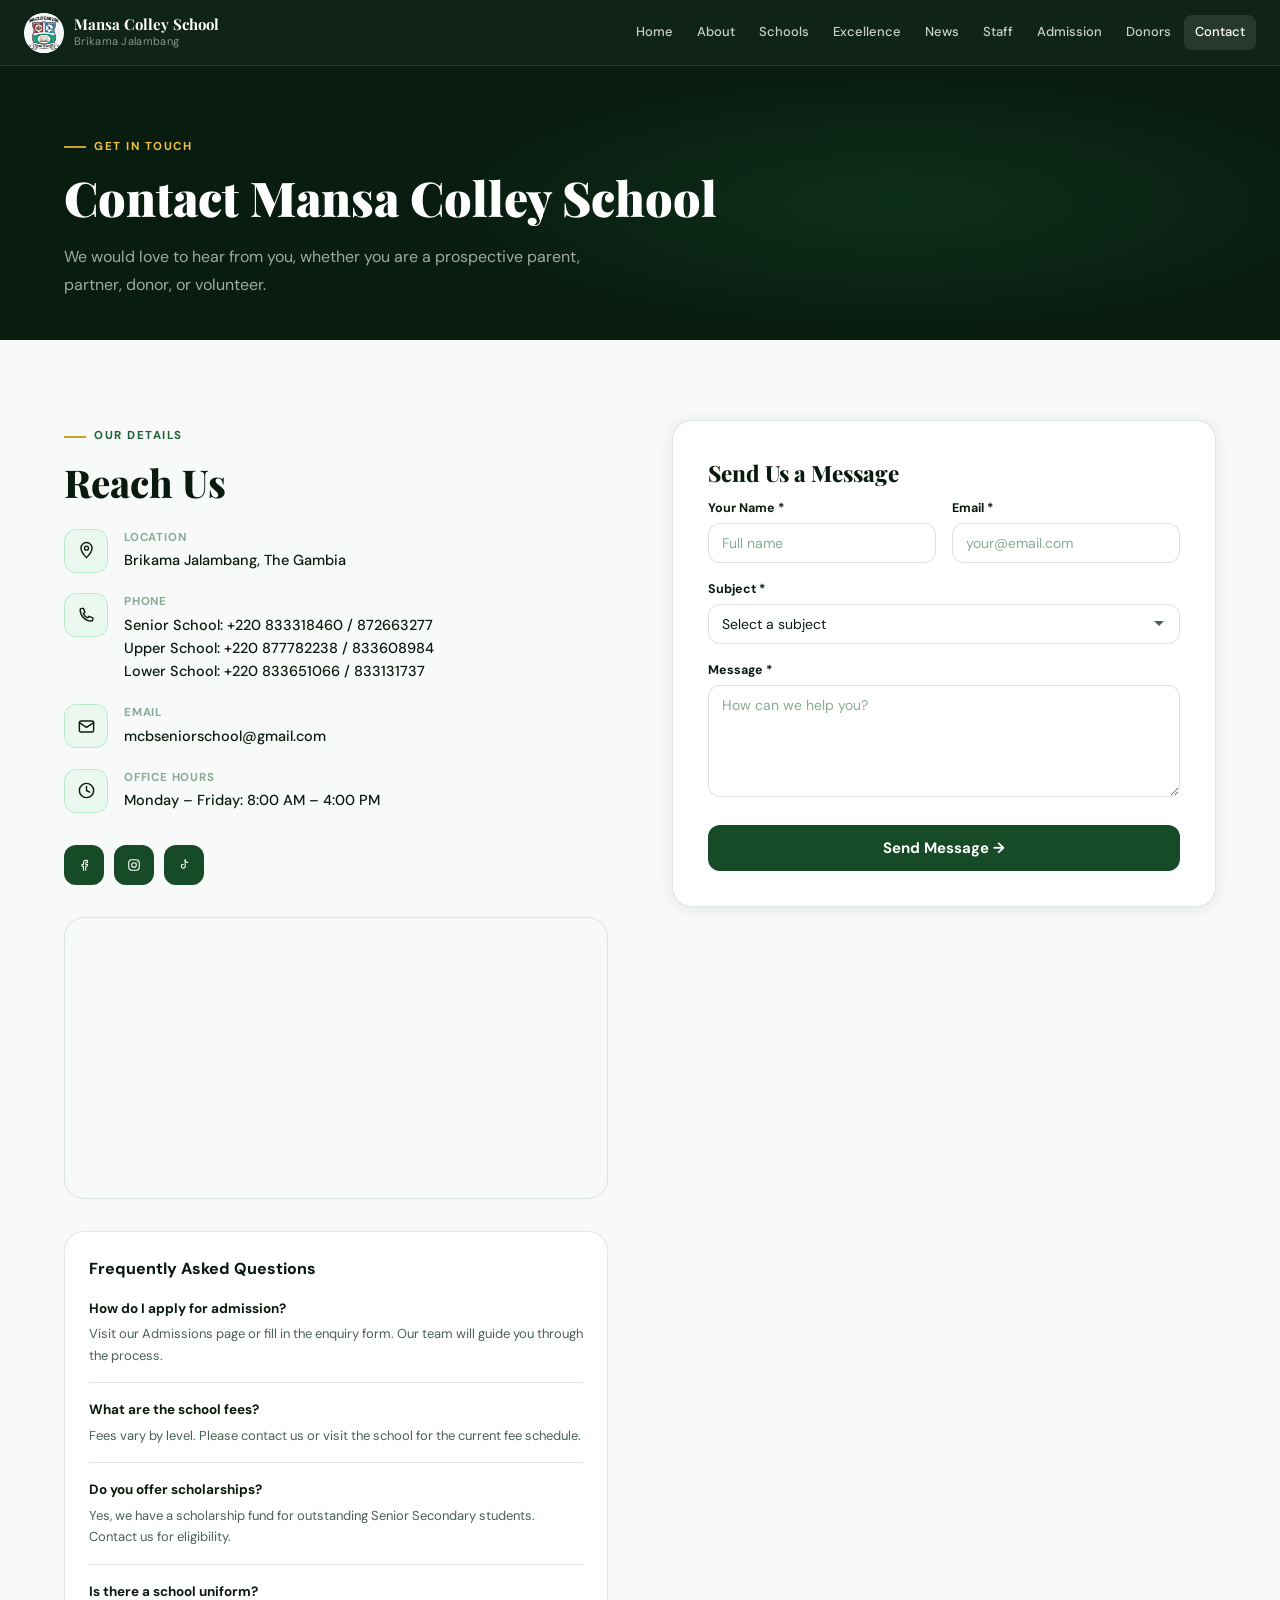
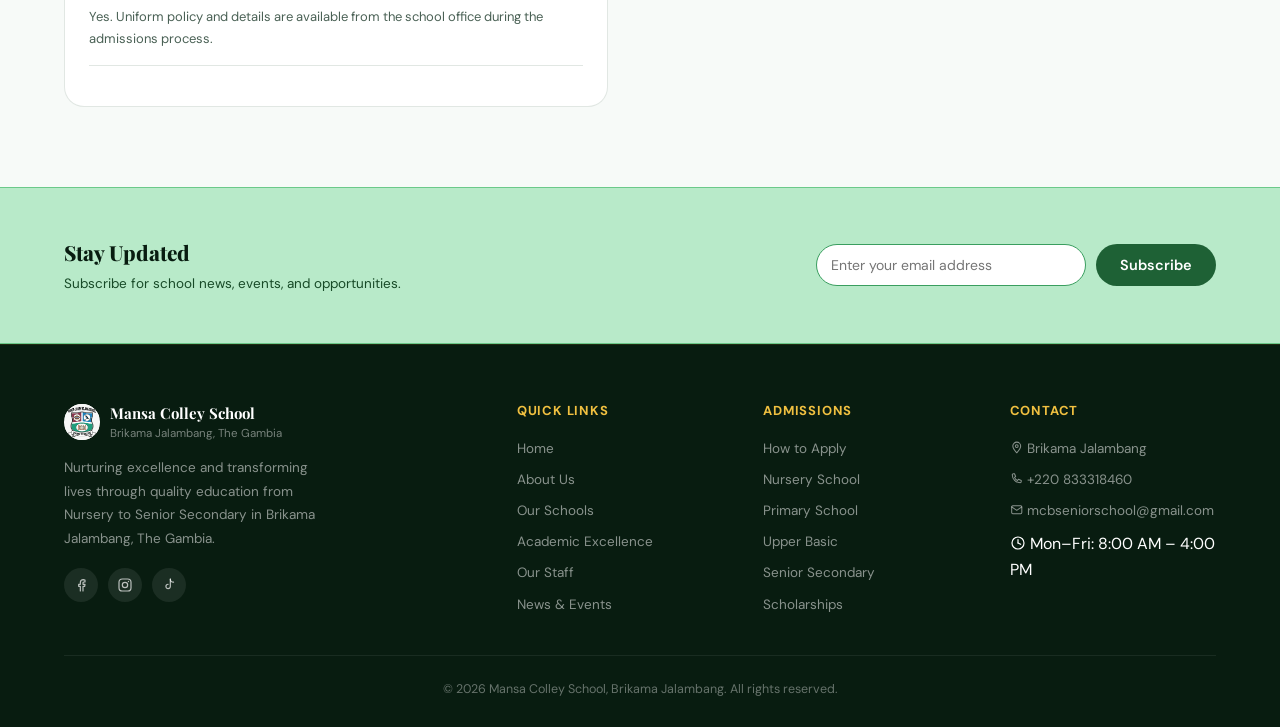
<file: contact.html>
<!DOCTYPE html>
<html lang="en">
<head>
<meta charset="UTF-8">
<meta name="viewport" content="width=device-width, initial-scale=1.0">
<title>Contact Us | Mansa Colley School</title>
<meta name="description" content="Get in touch with Mansa Colley School in Brikama Jalambang, The Gambia. Location, phone, email, office hours, and FAQ.">
<link rel="canonical" href="https://www.mansacolleybojangschool.org/contact.html">
<link rel="icon" type="image/png" href="img/logo.png">
<link rel="apple-touch-icon" href="img/logo.png">
<meta property="og:type" content="website">
<meta property="og:site_name" content="Mansa Colley School">
<meta property="og:title" content="Contact Us | Mansa Colley School">
<meta property="og:description" content="Get in touch with Mansa Colley School in Brikama Jalambang, The Gambia. Location, phone, email, office hours, and FAQ.">
<meta property="og:url" content="https://www.mansacolleybojangschool.org/contact.html">
<meta property="og:image" content="https://www.mansacolleybojangschool.org/img/hero-group.jpg">
<meta property="og:locale" content="en_GM">
<meta name="twitter:card" content="summary_large_image">
<meta name="twitter:title" content="Contact Us | Mansa Colley School">
<meta name="twitter:description" content="Get in touch with Mansa Colley School in Brikama Jalambang, The Gambia. Location, phone, email, office hours, and FAQ.">
<meta name="twitter:image" content="https://www.mansacolleybojangschool.org/img/hero-group.jpg">
<link rel="preconnect" href="https://fonts.googleapis.com">
<link rel="preconnect" href="https://fonts.gstatic.com" crossorigin>
<link href="https://fonts.googleapis.com/css2?family=DM+Sans:wght@400;500;600;700;800&family=Playfair+Display:wght@700;800;900&display=swap" rel="stylesheet">
<link rel="stylesheet" href="css/base.css">
<link rel="stylesheet" href="css/nav.css">
<link rel="stylesheet" href="css/components.css">
<link rel="stylesheet" href="css/layout.css">
<link rel="stylesheet" href="css/animations.css">
<noscript><style>.reveal{opacity:1!important;transform:none!important;}</style></noscript>
</head>
<body data-page="contact">
<svg style="display:none" aria-hidden="true">
<symbol id="icon-cap" viewBox="0 0 24 24"><polygon points="12,3 22,9 12,15 2,9"/><path d="M6 11v4c0 1.66 2.69 3 6 3s6-1.34 6-3v-4"/><line x1="22" y1="9" x2="22" y2="16"/></symbol>
<symbol id="icon-trophy" viewBox="0 0 24 24"><path d="M8 4h8v4a4 4 0 0 1-8 0V4z"/><path d="M5 5H4a1 1 0 0 0-1 1v1a3 3 0 0 0 3 3h1"/><path d="M19 5h1a1 1 0 0 1 1 1v1a3 3 0 0 1-3 3h-1"/><line x1="12" y1="12" x2="12" y2="17"/><line x1="9" y1="20" x2="15" y2="20"/><line x1="12" y1="17" x2="12" y2="20"/></symbol>
<symbol id="icon-book-open" viewBox="0 0 24 24"><path d="M12 6c-2-1.5-5-2-8-2v14c3 0 6 .5 8 2 2-1.5 5-2 8-2V4c-3 0-6 .5-8 2z"/><line x1="12" y1="6" x2="12" y2="20"/></symbol>
<symbol id="icon-books" viewBox="0 0 24 24"><rect x="3" y="3" width="4" height="18"/><rect x="10" y="3" width="4" height="18"/><rect x="17" y="3" width="4" height="18"/></symbol>
<symbol id="icon-star" viewBox="0 0 24 24"><polygon points="12,2 15,9 22,9.5 16.5,14 18.5,21 12,17 5.5,21 7.5,14 2,9.5 9,9"/></symbol>
<symbol id="icon-partnership" viewBox="0 0 24 24"><circle cx="8" cy="12" r="5"/><circle cx="16" cy="12" r="5"/></symbol>
<symbol id="icon-flask" viewBox="0 0 24 24"><path d="M9 2v6L4 18a2 2 0 0 0 2 3h12a2 2 0 0 0 2-3L15 8V2"/><line x1="9" y1="2" x2="15" y2="2"/><line x1="7" y1="14" x2="17" y2="14"/></symbol>
<symbol id="icon-award" viewBox="0 0 24 24"><circle cx="12" cy="8" r="6"/><path d="M8.5 13.5L6 22l6-3 6 3-2.5-8.5"/></symbol>
<symbol id="icon-gem" viewBox="0 0 24 24"><path d="M6 3h12l4 6-10 12L2 9z"/><line x1="2" y1="9" x2="22" y2="9"/><line x1="9" y1="3" x2="12" y2="9"/><line x1="15" y1="3" x2="12" y2="9"/></symbol>
<symbol id="icon-sprout" viewBox="0 0 24 24"><path d="M7 20h10"/><path d="M12 20v-8"/><path d="M12 12c-4 0-7-3-7-7 4 0 7 3 7 7z"/><path d="M12 12c4 0 7-3 7-7-4 0-7 3-7 7z"/></symbol>
<symbol id="icon-globe" viewBox="0 0 24 24"><circle cx="12" cy="12" r="9"/><line x1="3" y1="12" x2="21" y2="12"/><path d="M12 3c3 3.5 3 14.5 0 18"/><path d="M12 3c-3 3.5-3 14.5 0 18"/></symbol>
<symbol id="icon-ball" viewBox="0 0 24 24"><circle cx="12" cy="12" r="9"/><polygon points="12,8 15,10.5 14,14 10,14 9,10.5"/><line x1="12" y1="3" x2="12" y2="8"/><line x1="21" y1="12" x2="15" y2="10.5"/><line x1="18.5" y1="19" x2="14" y2="14"/><line x1="5.5" y1="19" x2="10" y2="14"/><line x1="3" y1="12" x2="9" y2="10.5"/></symbol>
<symbol id="icon-backpack" viewBox="0 0 24 24"><path d="M6 8a6 6 0 0 1 12 0v12H6V8z"/><path d="M9 2h6v4H9z"/><line x1="9" y1="13" x2="15" y2="13"/><path d="M6 11h-1a1 1 0 0 0-1 1v4a1 1 0 0 0 1 1h1"/><path d="M18 11h1a1 1 0 0 1 1 1v4a1 1 0 0 1-1 1h-1"/></symbol>
<symbol id="icon-school" viewBox="0 0 24 24"><path d="M3 21V10l9-6 9 6v11"/><path d="M9 21v-6h6v6"/><line x1="3" y1="21" x2="21" y2="21"/><line x1="12" y1="4" x2="12" y2="2"/></symbol>
<symbol id="icon-users" viewBox="0 0 24 24"><circle cx="9" cy="8" r="3"/><path d="M3 20c0-3.3 2.7-6 6-6s6 2.7 6 6"/><circle cx="17" cy="8" r="2.3"/><path d="M15 14.3c2.8.4 5 2.8 5 5.7"/></symbol>
<symbol id="icon-clipboard" viewBox="0 0 24 24"><rect x="5" y="4" width="14" height="17" rx="2"/><rect x="9" y="2" width="6" height="4" rx="1"/><line x1="8" y1="11" x2="16" y2="11"/><line x1="8" y1="15" x2="16" y2="15"/><line x1="8" y1="19" x2="12" y2="19"/></symbol>
<symbol id="icon-target" viewBox="0 0 24 24"><circle cx="12" cy="12" r="9"/><circle cx="12" cy="12" r="5"/><circle cx="12" cy="12" r="1.3" style="fill:currentColor"/></symbol>
<symbol id="icon-eye" viewBox="0 0 24 24"><path d="M2 12s4-7 10-7 10 7 10 7-4 7-10 7-10-7-10-7z"/><circle cx="12" cy="12" r="3"/></symbol>
<symbol id="icon-sparkles" viewBox="0 0 24 24"><path d="M12 2l1.5 5L19 9l-5.5 2L12 16l-1.5-5L5 9l5.5-2L12 2z"/><path d="M19 14l.7 2.3L22 17l-2.3.7L19 20l-.7-2.3L16 17l2.3-.7L19 14z"/></symbol>
<symbol id="icon-paperclip" viewBox="0 0 24 24"><path d="M16.5 6.5L8 15a3 3 0 0 0 4.2 4.2l8-8a5 5 0 0 0-7-7l-8.5 8.5"/></symbol>
<symbol id="icon-laptop" viewBox="0 0 24 24"><rect x="4" y="4" width="16" height="10" rx="1"/><line x1="2" y1="18" x2="22" y2="18"/></symbol>
<symbol id="icon-building" viewBox="0 0 24 24"><rect x="5" y="3" width="14" height="18" rx="1"/><rect x="8" y="6" width="2" height="2"/><rect x="14" y="6" width="2" height="2"/><rect x="8" y="11" width="2" height="2"/><rect x="14" y="11" width="2" height="2"/><rect x="10" y="16" width="4" height="5"/></symbol>
<symbol id="icon-landmark" viewBox="0 0 24 24"><polygon points="12,2 22,8 2,8"/><line x1="4" y1="8" x2="4" y2="19"/><line x1="9" y1="8" x2="9" y2="19"/><line x1="15" y1="8" x2="15" y2="19"/><line x1="20" y1="8" x2="20" y2="19"/><line x1="2" y1="21" x2="22" y2="21"/><line x1="2" y1="19" x2="22" y2="19"/></symbol>
<symbol id="icon-briefcase" viewBox="0 0 24 24"><rect x="3" y="7" width="18" height="13" rx="2"/><path d="M8 7V5a2 2 0 0 1 2-2h4a2 2 0 0 1 2 2v2"/><line x1="3" y1="12" x2="21" y2="12"/></symbol>
<symbol id="icon-crown" viewBox="0 0 24 24"><path d="M3 8l4 4 5-7 5 7 4-4-2 11H5L3 8z"/><line x1="5" y1="21" x2="19" y2="21"/></symbol>
<symbol id="icon-megaphone" viewBox="0 0 24 24"><path d="M3 10v4h3l5 4V6l-5 4H3z"/><path d="M11 7l7-3v16l-7-3"/><path d="M18 10a3 3 0 0 1 0 4"/></symbol>
<symbol id="icon-calendar" viewBox="0 0 24 24"><rect x="3" y="5" width="18" height="16" rx="2"/><line x1="3" y1="10" x2="21" y2="10"/><line x1="8" y1="3" x2="8" y2="7"/><line x1="16" y1="3" x2="16" y2="7"/></symbol>
<symbol id="icon-pin" viewBox="0 0 24 24"><path d="M12 21s-7-7.5-7-12a7 7 0 0 1 14 0c0 4.5-7 12-7 12z"/><circle cx="12" cy="9" r="2.5"/></symbol>
<symbol id="icon-phone" viewBox="0 0 24 24"><path d="M4 5c0-1 1-2 2-2h2l2 5-2 1.5c1 2.5 3 4.5 5.5 5.5L15 13l5 2v2c0 1-1 2-2 2C10.5 19 4 12.5 4 5z"/></symbol>
<symbol id="icon-mail" viewBox="0 0 24 24"><rect x="3" y="5" width="18" height="14" rx="2"/><path d="M3 7l9 6 9-6"/></symbol>
<symbol id="icon-clock" viewBox="0 0 24 24"><circle cx="12" cy="12" r="9"/><line x1="12" y1="7" x2="12" y2="12"/><line x1="12" y1="12" x2="16" y2="14"/></symbol>
<symbol id="icon-flag" viewBox="0 0 24 24"><path d="M5 21V4"/><path d="M5 4h14l-3 4 3 4H5"/></symbol>
<symbol id="icon-download" viewBox="0 0 24 24"><path d="M12 3v12"/><path d="M7 10l5 5 5-5"/><line x1="4" y1="21" x2="20" y2="21"/></symbol>
<symbol id="icon-facebook" viewBox="0 0 24 24"><path d="M15 21v-7h2.5l.5-3H15V9a1.5 1.5 0 0 1 1.5-1.5H18V4.5A14 14 0 0 0 15.5 4C13 4 11 5.8 11 8.5V11H8.5v3H11v7"/></symbol>
<symbol id="icon-instagram" viewBox="0 0 24 24"><rect x="3" y="3" width="18" height="18" rx="5"/><circle cx="12" cy="12" r="4"/><circle cx="17.2" cy="6.8" r="1" style="fill:currentColor;stroke:none"/></symbol>
<symbol id="icon-tiktok" viewBox="0 0 24 24"><path d="M14 3v11.2a3.3 3.3 0 1 1-3.3-3.3"/><path d="M14 3a4.8 4.8 0 0 0 4.8 4.8"/></symbol>
</svg>


<nav class="nav">
  <a href="index.html" class="nav-logo">
    <div class="nav-logo-badge"><img src="img/logo.png" alt="Mansa Colley School crest"></div>
    <div class="nav-logo-text">
      <div class="nav-logo-name">Mansa Colley School</div>
      <div class="nav-logo-sub">Brikama Jalambang</div>
    </div>
  </a>
  <div class="nav-links">
    <a href="index.html" class="nav-link" data-page="home">Home</a>
    <a href="about.html" class="nav-link" data-page="about">About</a>
    <a href="schools.html" class="nav-link" data-page="schools">Schools</a>
    <a href="excellence.html" class="nav-link" data-page="excellence">Excellence</a>
    <a href="news.html" class="nav-link" data-page="news">News</a>
    <a href="staff.html" class="nav-link" data-page="staff">Staff</a>
    <a href="admission.html" class="nav-link" data-page="admission">Admission</a>
    <a href="donors.html" class="nav-link" data-page="donors">Donors</a>
    <a href="contact.html" class="nav-link active" data-page="contact">Contact</a>
  </div>
  <button class="hamburger" id="hamburger" aria-label="Toggle menu">
    <span></span><span></span><span></span>
  </button>
</nav>
<div class="mobile-menu" id="mobileMenu">
  <a href="index.html" class="mobile-link" data-page="home">Home</a>
  <a href="about.html" class="mobile-link" data-page="about">About</a>
  <a href="schools.html" class="mobile-link" data-page="schools">Schools</a>
  <a href="excellence.html" class="mobile-link" data-page="excellence">Excellence</a>
  <a href="news.html" class="mobile-link" data-page="news">News</a>
  <a href="staff.html" class="mobile-link" data-page="staff">Staff</a>
  <a href="admission.html" class="mobile-link mobile-cta" data-page="admission">Admission</a>
  <a href="donors.html" class="mobile-link" data-page="donors">Donors</a>
  <a href="contact.html" class="mobile-link active" data-page="contact">Contact</a>
</div>

<div class="page">
  <div class="page-banner">
    <div class="container">
      <div class="slabel" style="color:var(--goldi)">Get in Touch</div>
      <h1>Contact Mansa Colley School</h1>
      <p>We would love to hear from you, whether you are a prospective parent, partner, donor, or volunteer.</p>
    </div>
  </div>

  <section class="section" style="background:var(--bg)">
    <div class="container">
      <div class="grid-2" style="gap:4rem;align-items:start">
        <div class="reveal">
          <div class="slabel">Our Details</div><h2 class="stitle">Reach Us</h2>
          <div style="display:flex;flex-direction:column;gap:1.3rem;margin-top:1.5rem;margin-bottom:2rem">
            <div class="contact-item">
              <div class="ci-icon"><svg class="icon" aria-hidden="true" focusable="false"><use href="#icon-pin"></use></svg></div>
              <div><div class="ci-lbl">Location</div><div class="ci-val">Brikama Jalambang, The Gambia</div></div>
            </div>
            <div class="contact-item">
              <div class="ci-icon"><svg class="icon" aria-hidden="true" focusable="false"><use href="#icon-phone"></use></svg></div>
              <div><div class="ci-lbl">Phone</div><div class="ci-val">Senior School: +220 833318460 / 872663277<br>Upper School: +220 877782238 / 833608984<br>Lower School: +220 833651066 / 833131737</div></div>
            </div>
            <div class="contact-item">
              <div class="ci-icon"><svg class="icon" aria-hidden="true" focusable="false"><use href="#icon-mail"></use></svg></div>
              <div><div class="ci-lbl">Email</div><div class="ci-val">mcbseniorschool@gmail.com</div></div>
            </div>
            <div class="contact-item">
              <div class="ci-icon"><svg class="icon" aria-hidden="true" focusable="false"><use href="#icon-clock"></use></svg></div>
              <div><div class="ci-lbl">Office Hours</div><div class="ci-val">Monday – Friday: 8:00 AM – 4:00 PM</div></div>
            </div>
          </div>
          <div class="social-row">
            <a href="https://www.facebook.com/share/19mGzbD76h/" target="_blank" rel="noopener noreferrer" aria-label="Facebook" class="social-btn"><svg class="icon" aria-hidden="true" focusable="false"><use href="#icon-facebook"></use></svg></a>
            <a href="https://www.instagram.com/mansacolleybojangmedia/" target="_blank" rel="noopener noreferrer" aria-label="Instagram" class="social-btn"><svg class="icon" aria-hidden="true" focusable="false"><use href="#icon-instagram"></use></svg></a>
            <a href="https://www.tiktok.com/@mansacolleybojangmedia" target="_blank" rel="noopener noreferrer" aria-label="TikTok" class="social-btn"><svg class="icon" aria-hidden="true" focusable="false"><use href="#icon-tiktok"></use></svg></a>
          </div>
          <div style="margin-top:2rem;border-radius:var(--radiuslg);overflow:hidden;border:1px solid var(--border)">
            <iframe
              src="https://www.google.com/maps/embed?origin=mfe&amp;pb=!1m3!3m2!1m1!4s10361966724545413965"
              width="100%" height="280" style="border:0;display:block" allowfullscreen="" loading="lazy"
              referrerpolicy="no-referrer-when-downgrade"
              title="Map showing the location of Mansa Colley School"></iframe>
          </div>
          <div style="margin-top:2rem;background:var(--white);border:1px solid var(--border);border-radius:var(--radiuslg);padding:1.5rem">
            <div style="font-weight:800;font-size:1rem;margin-bottom:1rem">Frequently Asked Questions</div>
            <div style="margin-bottom:1rem;border-bottom:1px solid var(--border);padding-bottom:1rem">
              <div style="font-weight:700;font-size:13.5px;margin-bottom:4px">How do I apply for admission?</div>
              <div style="font-size:13px;color:var(--muted);line-height:1.65">Visit our Admissions page or fill in the enquiry form. Our team will guide you through the process.</div>
            </div>
            <div style="margin-bottom:1rem;border-bottom:1px solid var(--border);padding-bottom:1rem">
              <div style="font-weight:700;font-size:13.5px;margin-bottom:4px">What are the school fees?</div>
              <div style="font-size:13px;color:var(--muted);line-height:1.65">Fees vary by level. Please contact us or visit the school for the current fee schedule.</div>
            </div>
            <div style="margin-bottom:1rem;border-bottom:1px solid var(--border);padding-bottom:1rem">
              <div style="font-weight:700;font-size:13.5px;margin-bottom:4px">Do you offer scholarships?</div>
              <div style="font-size:13px;color:var(--muted);line-height:1.65">Yes, we have a scholarship fund for outstanding Senior Secondary students. Contact us for eligibility.</div>
            </div>
            <div style="margin-bottom:1rem;border-bottom:1px solid var(--border);padding-bottom:1rem">
              <div style="font-weight:700;font-size:13.5px;margin-bottom:4px">Is there a school uniform?</div>
              <div style="font-size:13px;color:var(--muted);line-height:1.65">Yes. Uniform policy and details are available from the school office during the admissions process.</div>
            </div>
          </div>
        </div>
        <div class="reveal delay-2">
          <form class="form-wrap" data-formspree action="https://formspree.io/f/myeekrra" method="POST">
            <div class="form-title">Send Us a Message</div>
            <div class="form-row">
              <div class="fg"><label>Your Name *</label><input class="fi" name="name" placeholder="Full name" required></div>
              <div class="fg"><label>Email *</label><input class="fi" name="email" placeholder="your@email.com" type="email" required></div>
            </div>
            <div class="fg"><label>Subject *</label>
              <select class="fsel" name="subject" required>
                <option value="">Select a subject</option>
                <option>Admission Enquiry</option><option>Partnership / Donation</option>
                <option>Volunteering</option><option>Media / Press</option><option>General Enquiry</option>
              </select>
            </div>
            <div class="fg"><label>Message *</label><textarea class="fta" name="message" rows="5" placeholder="How can we help you?" required></textarea></div>
            <button class="btn-submit" type="submit">Send Message →</button>
          </form>
        </div>
      </div>
    </div>
  </section>

  <div class="nl-strip">
    <div class="container">
      <div class="nl-inner">
        <div>
          <div class="nl-title">Stay Updated</div>
          <div class="nl-sub">Subscribe for school news, events, and opportunities.</div>
        </div>
        <form class="nl-form" data-formspree action="https://formspree.io/f/myeekrra" method="POST">
          <input type="email" name="email" class="nl-input" placeholder="Enter your email address" required>
          <button type="submit" class="btn btn-green">Subscribe</button>
        </form>
      </div>
    </div>
  </div>
</div>

<footer>
  <div class="container">
    <div class="footer-grid">
      <div>
        <div style="display:flex;align-items:center;gap:10px;margin-bottom:0.8rem">
          <div class="nav-logo-badge" style="width:36px;height:36px"><img src="img/logo.png" alt="Mansa Colley School crest"></div>
          <div>
            <div style="font-family:var(--font-heading);font-weight:700;font-size:15px">Mansa Colley School</div>
            <div style="font-size:11.5px;color:rgba(255,255,255,0.45)">Brikama Jalambang, The Gambia</div>
          </div>
        </div>
        <div class="footer-desc">Nurturing excellence and transforming lives through quality education from Nursery to Senior Secondary in Brikama Jalambang, The Gambia.</div>
        <div class="social-links">
          <a href="https://www.facebook.com/share/19mGzbD76h/" target="_blank" rel="noopener noreferrer" aria-label="Facebook" class="social-link"><svg class="icon" aria-hidden="true" focusable="false"><use href="#icon-facebook"></use></svg></a>
          <a href="https://www.instagram.com/mansacolleybojangmedia/" target="_blank" rel="noopener noreferrer" aria-label="Instagram" class="social-link"><svg class="icon" aria-hidden="true" focusable="false"><use href="#icon-instagram"></use></svg></a>
          <a href="https://www.tiktok.com/@mansacolleybojangmedia" target="_blank" rel="noopener noreferrer" aria-label="TikTok" class="social-link"><svg class="icon" aria-hidden="true" focusable="false"><use href="#icon-tiktok"></use></svg></a>
        </div>
      </div>
      <div>
        <div class="fcol-title">Quick Links</div>
        <ul class="flinks">
          <li><a href="index.html">Home</a></li>
          <li><a href="about.html">About Us</a></li>
          <li><a href="schools.html">Our Schools</a></li>
          <li><a href="excellence.html">Academic Excellence</a></li>
          <li><a href="staff.html">Our Staff</a></li>
          <li><a href="news.html">News &amp; Events</a></li>
        </ul>
      </div>
      <div>
        <div class="fcol-title">Admissions</div>
        <ul class="flinks">
          <li><a href="admission.html">How to Apply</a></li>
          <li><a href="schools.html#nursery">Nursery School</a></li>
          <li><a href="schools.html#primary">Primary School</a></li>
          <li><a href="schools.html#upper">Upper Basic</a></li>
          <li><a href="schools.html#senior">Senior Secondary</a></li>
          <li><a href="donors.html">Scholarships</a></li>
        </ul>
      </div>
      <div>
        <div class="fcol-title">Contact</div>
        <ul class="flinks">
          <li><a href="contact.html"><svg class="icon" aria-hidden="true" focusable="false"><use href="#icon-pin"></use></svg> Brikama Jalambang</a></li>
          <li><a href="tel:+220833318460"><svg class="icon" aria-hidden="true" focusable="false"><use href="#icon-phone"></use></svg> +220 833318460</a></li>
          <li><a href="mailto:mcbseniorschool@gmail.com"><svg class="icon" aria-hidden="true" focusable="false"><use href="#icon-mail"></use></svg> mcbseniorschool@gmail.com</a></li>
          <li><span><svg class="icon" aria-hidden="true" focusable="false"><use href="#icon-clock"></use></svg> Mon–Fri: 8:00 AM – 4:00 PM</span></li>
        </ul>
      </div>
    </div>
    <div class="footer-bottom">
      <div class="fcopy">© <span data-year></span> Mansa Colley School, Brikama Jalambang. All rights reserved.</div>
    </div>
  </div>
</footer>

<script src="js/site.js" defer></script>
</body>
</html>
</file>
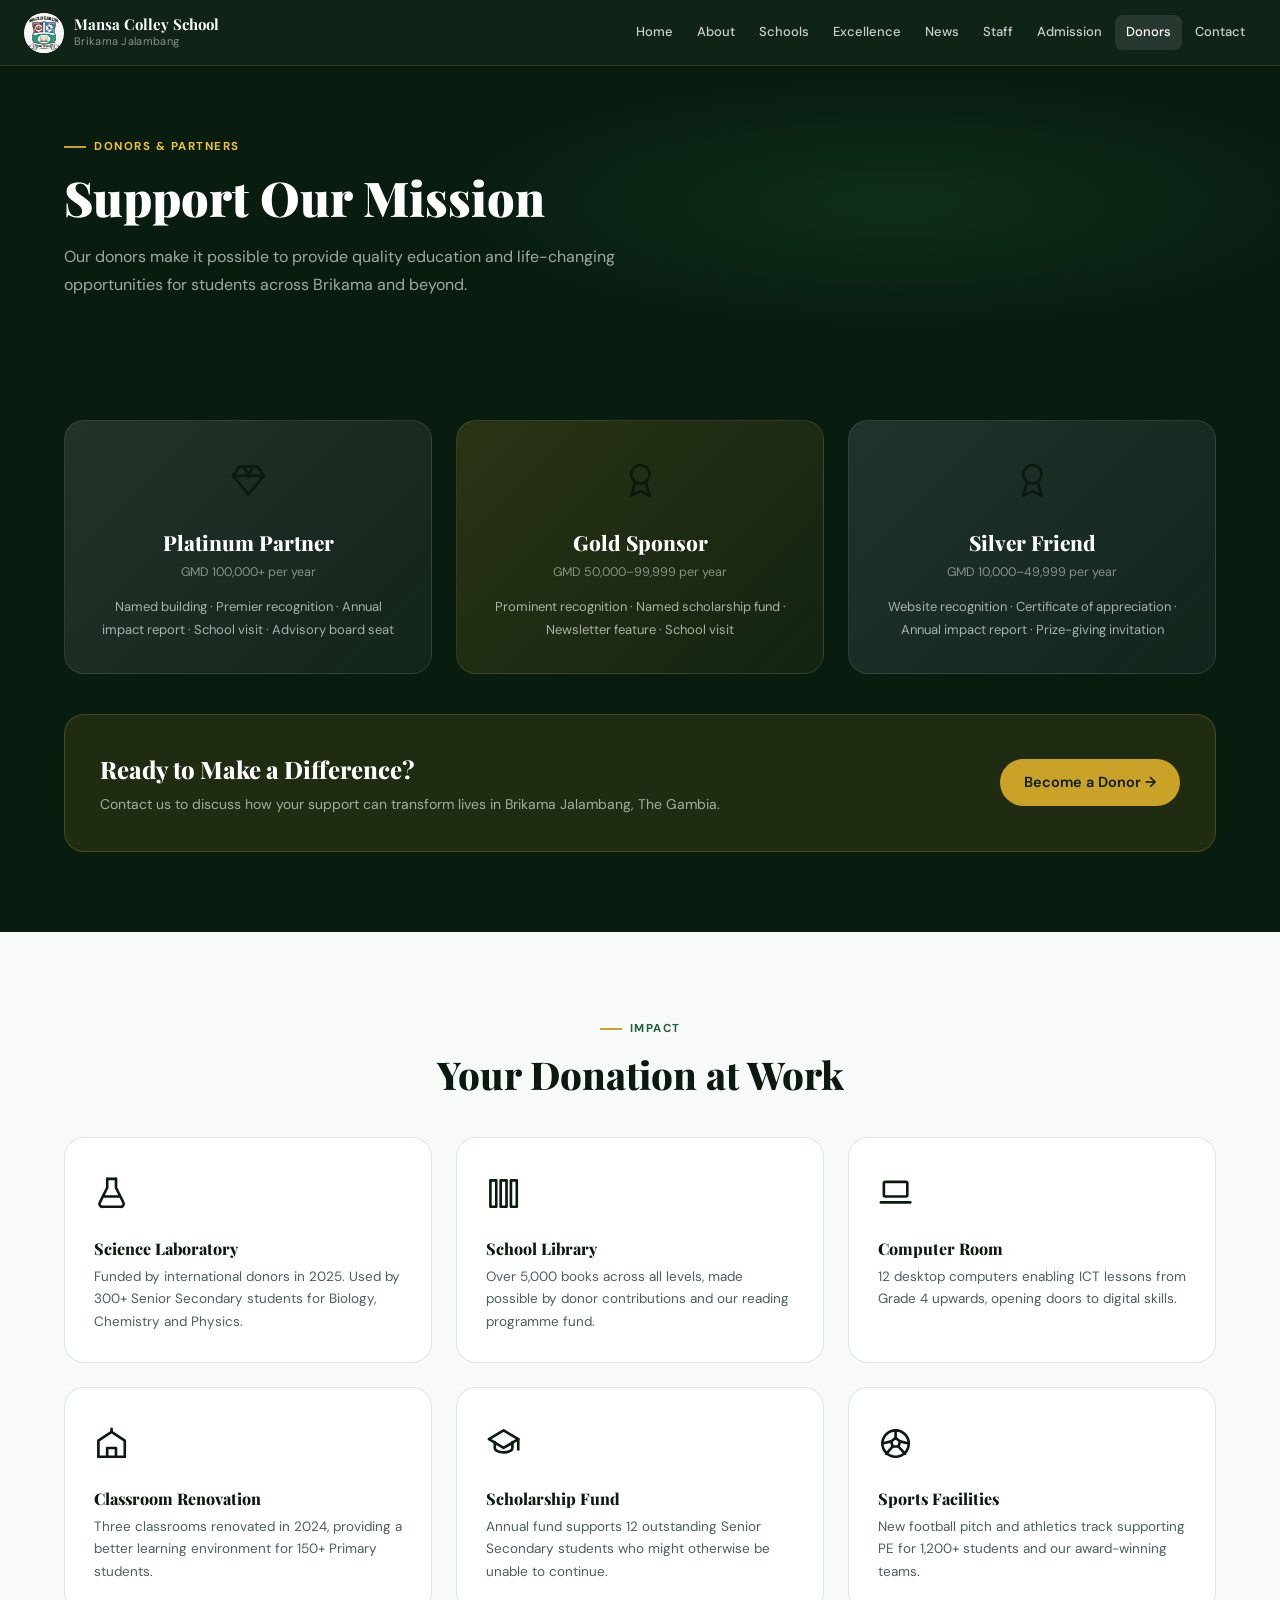
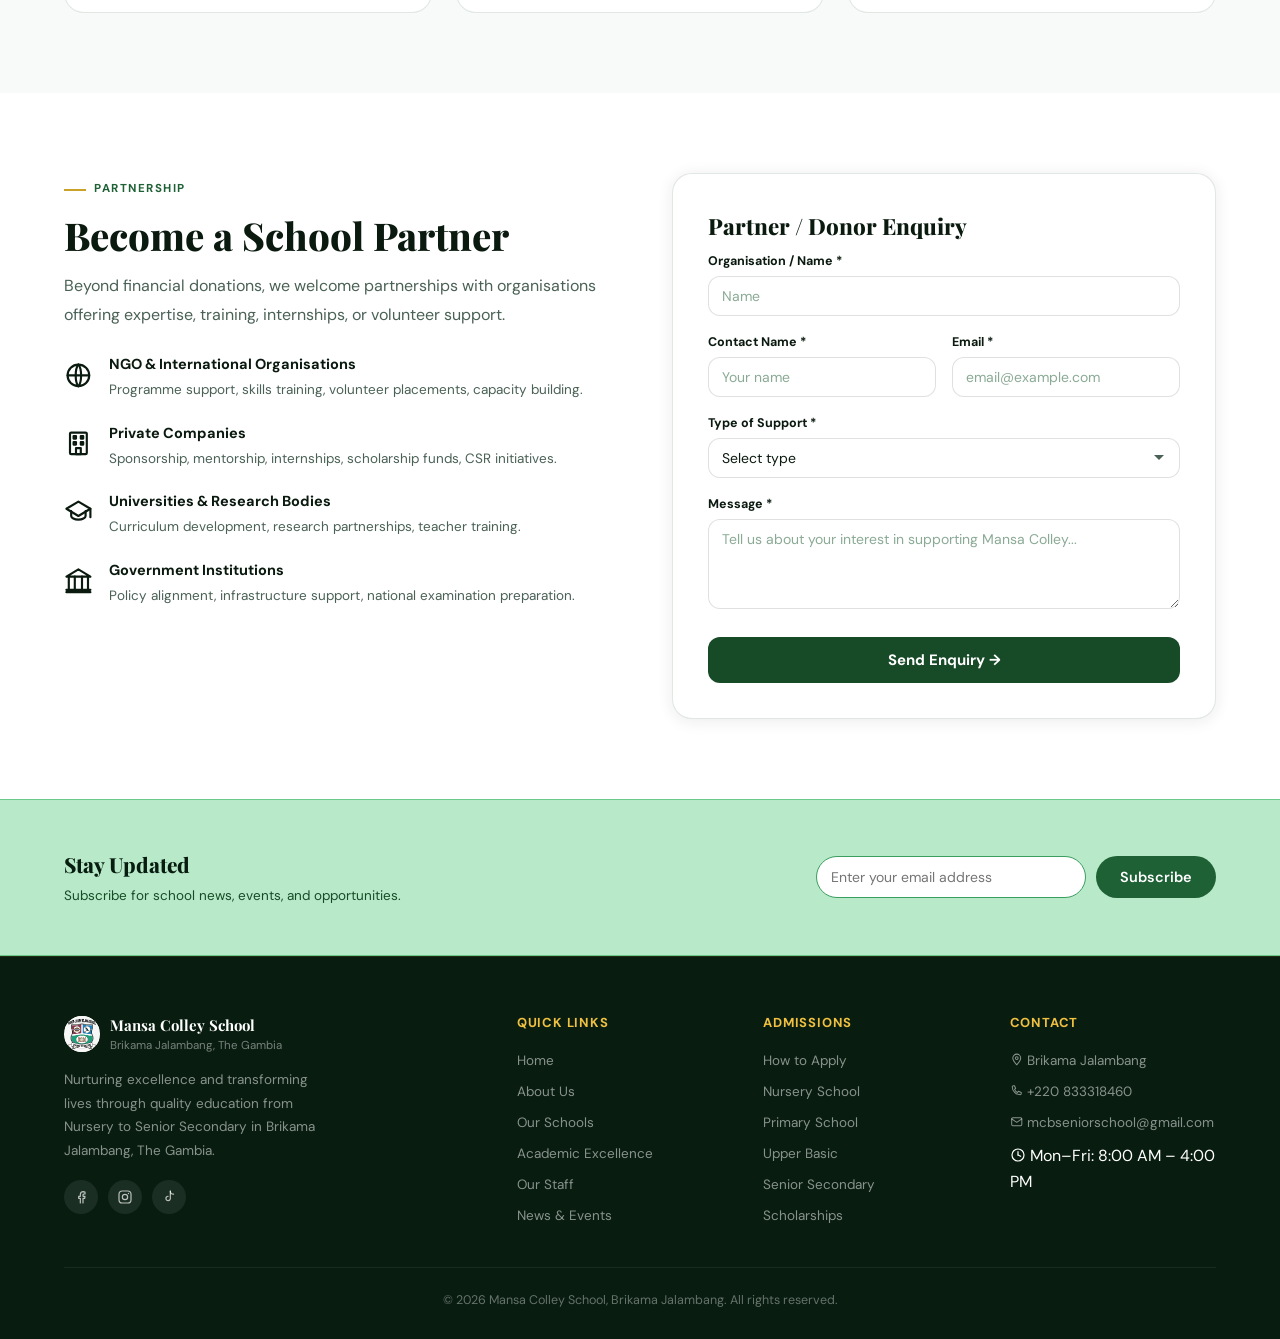
<file: donors.html>
<!DOCTYPE html>
<html lang="en">
<head>
<meta charset="UTF-8">
<meta name="viewport" content="width=device-width, initial-scale=1.0">
<title>Donors &amp; Partners | Mansa Colley School</title>
<meta name="description" content="Support Mansa Colley School in Brikama Jalambang, The Gambia. Learn about our donor tiers, impact, and partnership opportunities.">
<link rel="canonical" href="https://www.mansacolleybojangschool.org/donors.html">
<link rel="icon" type="image/png" href="img/logo.png">
<link rel="apple-touch-icon" href="img/logo.png">
<meta property="og:type" content="website">
<meta property="og:site_name" content="Mansa Colley School">
<meta property="og:title" content="Donors &amp; Partners | Mansa Colley School">
<meta property="og:description" content="Support Mansa Colley School in Brikama Jalambang, The Gambia. Learn about our donor tiers, impact, and partnership opportunities.">
<meta property="og:url" content="https://www.mansacolleybojangschool.org/donors.html">
<meta property="og:image" content="https://www.mansacolleybojangschool.org/img/hero-group.jpg">
<meta property="og:locale" content="en_GM">
<meta name="twitter:card" content="summary_large_image">
<meta name="twitter:title" content="Donors &amp; Partners | Mansa Colley School">
<meta name="twitter:description" content="Support Mansa Colley School in Brikama Jalambang, The Gambia. Learn about our donor tiers, impact, and partnership opportunities.">
<meta name="twitter:image" content="https://www.mansacolleybojangschool.org/img/hero-group.jpg">
<link rel="preconnect" href="https://fonts.googleapis.com">
<link rel="preconnect" href="https://fonts.gstatic.com" crossorigin>
<link href="https://fonts.googleapis.com/css2?family=DM+Sans:wght@400;500;600;700;800&family=Playfair+Display:wght@700;800;900&display=swap" rel="stylesheet">
<link rel="stylesheet" href="css/base.css">
<link rel="stylesheet" href="css/nav.css">
<link rel="stylesheet" href="css/components.css">
<link rel="stylesheet" href="css/layout.css">
<link rel="stylesheet" href="css/animations.css">
<noscript><style>.reveal{opacity:1!important;transform:none!important;}</style></noscript>
</head>
<body data-page="donors">
<svg style="display:none" aria-hidden="true">
<symbol id="icon-cap" viewBox="0 0 24 24"><polygon points="12,3 22,9 12,15 2,9"/><path d="M6 11v4c0 1.66 2.69 3 6 3s6-1.34 6-3v-4"/><line x1="22" y1="9" x2="22" y2="16"/></symbol>
<symbol id="icon-trophy" viewBox="0 0 24 24"><path d="M8 4h8v4a4 4 0 0 1-8 0V4z"/><path d="M5 5H4a1 1 0 0 0-1 1v1a3 3 0 0 0 3 3h1"/><path d="M19 5h1a1 1 0 0 1 1 1v1a3 3 0 0 1-3 3h-1"/><line x1="12" y1="12" x2="12" y2="17"/><line x1="9" y1="20" x2="15" y2="20"/><line x1="12" y1="17" x2="12" y2="20"/></symbol>
<symbol id="icon-book-open" viewBox="0 0 24 24"><path d="M12 6c-2-1.5-5-2-8-2v14c3 0 6 .5 8 2 2-1.5 5-2 8-2V4c-3 0-6 .5-8 2z"/><line x1="12" y1="6" x2="12" y2="20"/></symbol>
<symbol id="icon-books" viewBox="0 0 24 24"><rect x="3" y="3" width="4" height="18"/><rect x="10" y="3" width="4" height="18"/><rect x="17" y="3" width="4" height="18"/></symbol>
<symbol id="icon-star" viewBox="0 0 24 24"><polygon points="12,2 15,9 22,9.5 16.5,14 18.5,21 12,17 5.5,21 7.5,14 2,9.5 9,9"/></symbol>
<symbol id="icon-partnership" viewBox="0 0 24 24"><circle cx="8" cy="12" r="5"/><circle cx="16" cy="12" r="5"/></symbol>
<symbol id="icon-flask" viewBox="0 0 24 24"><path d="M9 2v6L4 18a2 2 0 0 0 2 3h12a2 2 0 0 0 2-3L15 8V2"/><line x1="9" y1="2" x2="15" y2="2"/><line x1="7" y1="14" x2="17" y2="14"/></symbol>
<symbol id="icon-award" viewBox="0 0 24 24"><circle cx="12" cy="8" r="6"/><path d="M8.5 13.5L6 22l6-3 6 3-2.5-8.5"/></symbol>
<symbol id="icon-gem" viewBox="0 0 24 24"><path d="M6 3h12l4 6-10 12L2 9z"/><line x1="2" y1="9" x2="22" y2="9"/><line x1="9" y1="3" x2="12" y2="9"/><line x1="15" y1="3" x2="12" y2="9"/></symbol>
<symbol id="icon-sprout" viewBox="0 0 24 24"><path d="M7 20h10"/><path d="M12 20v-8"/><path d="M12 12c-4 0-7-3-7-7 4 0 7 3 7 7z"/><path d="M12 12c4 0 7-3 7-7-4 0-7 3-7 7z"/></symbol>
<symbol id="icon-globe" viewBox="0 0 24 24"><circle cx="12" cy="12" r="9"/><line x1="3" y1="12" x2="21" y2="12"/><path d="M12 3c3 3.5 3 14.5 0 18"/><path d="M12 3c-3 3.5-3 14.5 0 18"/></symbol>
<symbol id="icon-ball" viewBox="0 0 24 24"><circle cx="12" cy="12" r="9"/><polygon points="12,8 15,10.5 14,14 10,14 9,10.5"/><line x1="12" y1="3" x2="12" y2="8"/><line x1="21" y1="12" x2="15" y2="10.5"/><line x1="18.5" y1="19" x2="14" y2="14"/><line x1="5.5" y1="19" x2="10" y2="14"/><line x1="3" y1="12" x2="9" y2="10.5"/></symbol>
<symbol id="icon-backpack" viewBox="0 0 24 24"><path d="M6 8a6 6 0 0 1 12 0v12H6V8z"/><path d="M9 2h6v4H9z"/><line x1="9" y1="13" x2="15" y2="13"/><path d="M6 11h-1a1 1 0 0 0-1 1v4a1 1 0 0 0 1 1h1"/><path d="M18 11h1a1 1 0 0 1 1 1v4a1 1 0 0 1-1 1h-1"/></symbol>
<symbol id="icon-school" viewBox="0 0 24 24"><path d="M3 21V10l9-6 9 6v11"/><path d="M9 21v-6h6v6"/><line x1="3" y1="21" x2="21" y2="21"/><line x1="12" y1="4" x2="12" y2="2"/></symbol>
<symbol id="icon-users" viewBox="0 0 24 24"><circle cx="9" cy="8" r="3"/><path d="M3 20c0-3.3 2.7-6 6-6s6 2.7 6 6"/><circle cx="17" cy="8" r="2.3"/><path d="M15 14.3c2.8.4 5 2.8 5 5.7"/></symbol>
<symbol id="icon-clipboard" viewBox="0 0 24 24"><rect x="5" y="4" width="14" height="17" rx="2"/><rect x="9" y="2" width="6" height="4" rx="1"/><line x1="8" y1="11" x2="16" y2="11"/><line x1="8" y1="15" x2="16" y2="15"/><line x1="8" y1="19" x2="12" y2="19"/></symbol>
<symbol id="icon-target" viewBox="0 0 24 24"><circle cx="12" cy="12" r="9"/><circle cx="12" cy="12" r="5"/><circle cx="12" cy="12" r="1.3" style="fill:currentColor"/></symbol>
<symbol id="icon-eye" viewBox="0 0 24 24"><path d="M2 12s4-7 10-7 10 7 10 7-4 7-10 7-10-7-10-7z"/><circle cx="12" cy="12" r="3"/></symbol>
<symbol id="icon-sparkles" viewBox="0 0 24 24"><path d="M12 2l1.5 5L19 9l-5.5 2L12 16l-1.5-5L5 9l5.5-2L12 2z"/><path d="M19 14l.7 2.3L22 17l-2.3.7L19 20l-.7-2.3L16 17l2.3-.7L19 14z"/></symbol>
<symbol id="icon-paperclip" viewBox="0 0 24 24"><path d="M16.5 6.5L8 15a3 3 0 0 0 4.2 4.2l8-8a5 5 0 0 0-7-7l-8.5 8.5"/></symbol>
<symbol id="icon-laptop" viewBox="0 0 24 24"><rect x="4" y="4" width="16" height="10" rx="1"/><line x1="2" y1="18" x2="22" y2="18"/></symbol>
<symbol id="icon-building" viewBox="0 0 24 24"><rect x="5" y="3" width="14" height="18" rx="1"/><rect x="8" y="6" width="2" height="2"/><rect x="14" y="6" width="2" height="2"/><rect x="8" y="11" width="2" height="2"/><rect x="14" y="11" width="2" height="2"/><rect x="10" y="16" width="4" height="5"/></symbol>
<symbol id="icon-landmark" viewBox="0 0 24 24"><polygon points="12,2 22,8 2,8"/><line x1="4" y1="8" x2="4" y2="19"/><line x1="9" y1="8" x2="9" y2="19"/><line x1="15" y1="8" x2="15" y2="19"/><line x1="20" y1="8" x2="20" y2="19"/><line x1="2" y1="21" x2="22" y2="21"/><line x1="2" y1="19" x2="22" y2="19"/></symbol>
<symbol id="icon-briefcase" viewBox="0 0 24 24"><rect x="3" y="7" width="18" height="13" rx="2"/><path d="M8 7V5a2 2 0 0 1 2-2h4a2 2 0 0 1 2 2v2"/><line x1="3" y1="12" x2="21" y2="12"/></symbol>
<symbol id="icon-crown" viewBox="0 0 24 24"><path d="M3 8l4 4 5-7 5 7 4-4-2 11H5L3 8z"/><line x1="5" y1="21" x2="19" y2="21"/></symbol>
<symbol id="icon-megaphone" viewBox="0 0 24 24"><path d="M3 10v4h3l5 4V6l-5 4H3z"/><path d="M11 7l7-3v16l-7-3"/><path d="M18 10a3 3 0 0 1 0 4"/></symbol>
<symbol id="icon-calendar" viewBox="0 0 24 24"><rect x="3" y="5" width="18" height="16" rx="2"/><line x1="3" y1="10" x2="21" y2="10"/><line x1="8" y1="3" x2="8" y2="7"/><line x1="16" y1="3" x2="16" y2="7"/></symbol>
<symbol id="icon-pin" viewBox="0 0 24 24"><path d="M12 21s-7-7.5-7-12a7 7 0 0 1 14 0c0 4.5-7 12-7 12z"/><circle cx="12" cy="9" r="2.5"/></symbol>
<symbol id="icon-phone" viewBox="0 0 24 24"><path d="M4 5c0-1 1-2 2-2h2l2 5-2 1.5c1 2.5 3 4.5 5.5 5.5L15 13l5 2v2c0 1-1 2-2 2C10.5 19 4 12.5 4 5z"/></symbol>
<symbol id="icon-mail" viewBox="0 0 24 24"><rect x="3" y="5" width="18" height="14" rx="2"/><path d="M3 7l9 6 9-6"/></symbol>
<symbol id="icon-clock" viewBox="0 0 24 24"><circle cx="12" cy="12" r="9"/><line x1="12" y1="7" x2="12" y2="12"/><line x1="12" y1="12" x2="16" y2="14"/></symbol>
<symbol id="icon-flag" viewBox="0 0 24 24"><path d="M5 21V4"/><path d="M5 4h14l-3 4 3 4H5"/></symbol>
<symbol id="icon-download" viewBox="0 0 24 24"><path d="M12 3v12"/><path d="M7 10l5 5 5-5"/><line x1="4" y1="21" x2="20" y2="21"/></symbol>
<symbol id="icon-facebook" viewBox="0 0 24 24"><path d="M15 21v-7h2.5l.5-3H15V9a1.5 1.5 0 0 1 1.5-1.5H18V4.5A14 14 0 0 0 15.5 4C13 4 11 5.8 11 8.5V11H8.5v3H11v7"/></symbol>
<symbol id="icon-instagram" viewBox="0 0 24 24"><rect x="3" y="3" width="18" height="18" rx="5"/><circle cx="12" cy="12" r="4"/><circle cx="17.2" cy="6.8" r="1" style="fill:currentColor;stroke:none"/></symbol>
<symbol id="icon-tiktok" viewBox="0 0 24 24"><path d="M14 3v11.2a3.3 3.3 0 1 1-3.3-3.3"/><path d="M14 3a4.8 4.8 0 0 0 4.8 4.8"/></symbol>
</svg>


<nav class="nav">
  <a href="index.html" class="nav-logo">
    <div class="nav-logo-badge"><img src="img/logo.png" alt="Mansa Colley School crest"></div>
    <div class="nav-logo-text">
      <div class="nav-logo-name">Mansa Colley School</div>
      <div class="nav-logo-sub">Brikama Jalambang</div>
    </div>
  </a>
  <div class="nav-links">
    <a href="index.html" class="nav-link" data-page="home">Home</a>
    <a href="about.html" class="nav-link" data-page="about">About</a>
    <a href="schools.html" class="nav-link" data-page="schools">Schools</a>
    <a href="excellence.html" class="nav-link" data-page="excellence">Excellence</a>
    <a href="news.html" class="nav-link" data-page="news">News</a>
    <a href="staff.html" class="nav-link" data-page="staff">Staff</a>
    <a href="admission.html" class="nav-link" data-page="admission">Admission</a>
    <a href="donors.html" class="nav-link active" data-page="donors">Donors</a>
    <a href="contact.html" class="nav-link" data-page="contact">Contact</a>
  </div>
  <button class="hamburger" id="hamburger" aria-label="Toggle menu">
    <span></span><span></span><span></span>
  </button>
</nav>
<div class="mobile-menu" id="mobileMenu">
  <a href="index.html" class="mobile-link" data-page="home">Home</a>
  <a href="about.html" class="mobile-link" data-page="about">About</a>
  <a href="schools.html" class="mobile-link" data-page="schools">Schools</a>
  <a href="excellence.html" class="mobile-link" data-page="excellence">Excellence</a>
  <a href="news.html" class="mobile-link" data-page="news">News</a>
  <a href="staff.html" class="mobile-link" data-page="staff">Staff</a>
  <a href="admission.html" class="mobile-link mobile-cta" data-page="admission">Admission</a>
  <a href="donors.html" class="mobile-link active" data-page="donors">Donors</a>
  <a href="contact.html" class="mobile-link" data-page="contact">Contact</a>
</div>

<div class="page">
  <div class="page-banner">
    <div class="container">
      <div class="slabel" style="color:var(--goldi)">Donors &amp; Partners</div>
      <h1>Support Our Mission</h1>
      <p>Our donors make it possible to provide quality education and life-changing opportunities for students across Brikama and beyond.</p>
    </div>
  </div>

  <section class="section" style="background:var(--g9)">
    <div class="container">
      <div class="grid-3 reveal" style="margin-bottom:2.5rem">
        <div class="donor-tier dt-plat">
          <div class="tier-icon"><svg class="icon" aria-hidden="true" focusable="false"><use href="#icon-gem"></use></svg></div>
          <div class="tier-name">Platinum Partner</div>
          <div class="tier-amt">GMD 100,000+ per year</div>
          <div class="tier-perks">Named building · Premier recognition · Annual impact report · School visit · Advisory board seat</div>
        </div>
        <div class="donor-tier dt-gold">
          <div class="tier-icon"><svg class="icon" aria-hidden="true" focusable="false"><use href="#icon-award"></use></svg></div>
          <div class="tier-name">Gold Sponsor</div>
          <div class="tier-amt">GMD 50,000–99,999 per year</div>
          <div class="tier-perks">Prominent recognition · Named scholarship fund · Newsletter feature · School visit</div>
        </div>
        <div class="donor-tier dt-silv">
          <div class="tier-icon"><svg class="icon" aria-hidden="true" focusable="false"><use href="#icon-award"></use></svg></div>
          <div class="tier-name">Silver Friend</div>
          <div class="tier-amt">GMD 10,000–49,999 per year</div>
          <div class="tier-perks">Website recognition · Certificate of appreciation · Annual impact report · Prize-giving invitation</div>
        </div>
      </div>
      <div class="reveal" style="background:rgba(201,162,39,0.12);border:1px solid rgba(201,162,39,0.25);border-radius:var(--radiuslg);padding:2.2rem;display:flex;align-items:center;justify-content:space-between;gap:2rem;flex-wrap:wrap">
        <div>
          <div style="font-family:var(--font-heading);font-size:1.5rem;font-weight:800;color:#fff">Ready to Make a Difference?</div>
          <div style="color:rgba(255,255,255,0.6);font-size:14px;margin-top:5px">Contact us to discuss how your support can transform lives in Brikama Jalambang, The Gambia.</div>
        </div>
        <a href="contact.html" class="btn btn-gold">Become a Donor →</a>
      </div>
    </div>
  </section>

  <section class="section" style="background:var(--bg)">
    <div class="container">
      <div class="center reveal" style="margin-bottom:2.5rem"><div class="slabel">Impact</div><h2 class="stitle">Your Donation at Work</h2></div>
      <div class="grid-3">
        <div class="card reveal" style="padding:1.8rem">
          <div style="font-size:2.2rem;margin-bottom:1rem"><svg class="icon" aria-hidden="true" focusable="false"><use href="#icon-flask"></use></svg></div>
          <h3 style="font-size:1rem;font-weight:800;margin-bottom:8px">Science Laboratory</h3>
          <p style="font-size:13.5px;color:var(--muted);line-height:1.65">Funded by international donors in 2025. Used by 300+ Senior Secondary students for Biology, Chemistry and Physics.</p>
        </div>
        <div class="card reveal" style="padding:1.8rem">
          <div style="font-size:2.2rem;margin-bottom:1rem"><svg class="icon" aria-hidden="true" focusable="false"><use href="#icon-books"></use></svg></div>
          <h3 style="font-size:1rem;font-weight:800;margin-bottom:8px">School Library</h3>
          <p style="font-size:13.5px;color:var(--muted);line-height:1.65">Over 5,000 books across all levels, made possible by donor contributions and our reading programme fund.</p>
        </div>
        <div class="card reveal" style="padding:1.8rem">
          <div style="font-size:2.2rem;margin-bottom:1rem"><svg class="icon" aria-hidden="true" focusable="false"><use href="#icon-laptop"></use></svg></div>
          <h3 style="font-size:1rem;font-weight:800;margin-bottom:8px">Computer Room</h3>
          <p style="font-size:13.5px;color:var(--muted);line-height:1.65">12 desktop computers enabling ICT lessons from Grade 4 upwards, opening doors to digital skills.</p>
        </div>
        <div class="card reveal" style="padding:1.8rem">
          <div style="font-size:2.2rem;margin-bottom:1rem"><svg class="icon" aria-hidden="true" focusable="false"><use href="#icon-school"></use></svg></div>
          <h3 style="font-size:1rem;font-weight:800;margin-bottom:8px">Classroom Renovation</h3>
          <p style="font-size:13.5px;color:var(--muted);line-height:1.65">Three classrooms renovated in 2024, providing a better learning environment for 150+ Primary students.</p>
        </div>
        <div class="card reveal" style="padding:1.8rem">
          <div style="font-size:2.2rem;margin-bottom:1rem"><svg class="icon" aria-hidden="true" focusable="false"><use href="#icon-cap"></use></svg></div>
          <h3 style="font-size:1rem;font-weight:800;margin-bottom:8px">Scholarship Fund</h3>
          <p style="font-size:13.5px;color:var(--muted);line-height:1.65">Annual fund supports 12 outstanding Senior Secondary students who might otherwise be unable to continue.</p>
        </div>
        <div class="card reveal" style="padding:1.8rem">
          <div style="font-size:2.2rem;margin-bottom:1rem"><svg class="icon" aria-hidden="true" focusable="false"><use href="#icon-ball"></use></svg></div>
          <h3 style="font-size:1rem;font-weight:800;margin-bottom:8px">Sports Facilities</h3>
          <p style="font-size:13.5px;color:var(--muted);line-height:1.65">New football pitch and athletics track supporting PE for 1,200+ students and our award-winning teams.</p>
        </div>
      </div>
    </div>
  </section>

  <section class="section" style="background:var(--white)">
    <div class="container">
      <div class="grid-2" style="gap:4rem;align-items:start">
        <div class="reveal">
          <div class="slabel">Partnership</div><h2 class="stitle">Become a School Partner</h2>
          <p class="sdesc" style="margin-bottom:1.5rem">Beyond financial donations, we welcome partnerships with organisations offering expertise, training, internships, or volunteer support.</p>
          <div style="display:flex;gap:1rem;margin-bottom:1.3rem">
            <div style="font-size:1.8rem;flex-shrink:0"><svg class="icon" aria-hidden="true" focusable="false"><use href="#icon-globe"></use></svg></div>
            <div><div style="font-weight:700;font-size:14.5px;margin-bottom:3px">NGO &amp; International Organisations</div><div style="font-size:13.5px;color:var(--muted)">Programme support, skills training, volunteer placements, capacity building.</div></div>
          </div>
          <div style="display:flex;gap:1rem;margin-bottom:1.3rem">
            <div style="font-size:1.8rem;flex-shrink:0"><svg class="icon" aria-hidden="true" focusable="false"><use href="#icon-building"></use></svg></div>
            <div><div style="font-weight:700;font-size:14.5px;margin-bottom:3px">Private Companies</div><div style="font-size:13.5px;color:var(--muted)">Sponsorship, mentorship, internships, scholarship funds, CSR initiatives.</div></div>
          </div>
          <div style="display:flex;gap:1rem;margin-bottom:1.3rem">
            <div style="font-size:1.8rem;flex-shrink:0"><svg class="icon" aria-hidden="true" focusable="false"><use href="#icon-cap"></use></svg></div>
            <div><div style="font-weight:700;font-size:14.5px;margin-bottom:3px">Universities &amp; Research Bodies</div><div style="font-size:13.5px;color:var(--muted)">Curriculum development, research partnerships, teacher training.</div></div>
          </div>
          <div style="display:flex;gap:1rem;margin-bottom:1.3rem">
            <div style="font-size:1.8rem;flex-shrink:0"><svg class="icon" aria-hidden="true" focusable="false"><use href="#icon-landmark"></use></svg></div>
            <div><div style="font-weight:700;font-size:14.5px;margin-bottom:3px">Government Institutions</div><div style="font-size:13.5px;color:var(--muted)">Policy alignment, infrastructure support, national examination preparation.</div></div>
          </div>
        </div>
        <div class="reveal delay-2">
          <form class="form-wrap" data-formspree action="https://formspree.io/f/myeekrra" method="POST">
            <div class="form-title">Partner / Donor Enquiry</div>
            <div class="fg"><label>Organisation / Name *</label><input class="fi" name="organisation_name" placeholder="Name" required></div>
            <div class="form-row">
              <div class="fg"><label>Contact Name *</label><input class="fi" name="contact_name" placeholder="Your name" required></div>
              <div class="fg"><label>Email *</label><input class="fi" name="email" placeholder="email@example.com" type="email" required></div>
            </div>
            <div class="fg"><label>Type of Support *</label>
              <select class="fsel" name="support_type" required>
                <option value="">Select type</option>
                <option>Platinum Partnership</option><option>Gold Sponsorship</option><option>Silver Friend</option>
                <option>Scholarship Fund</option><option>In-Kind Donation</option><option>Volunteer Programme</option><option>Other</option>
              </select>
            </div>
            <div class="fg"><label>Message *</label><textarea class="fta" name="message" placeholder="Tell us about your interest in supporting Mansa Colley..." required></textarea></div>
            <button class="btn-submit" type="submit">Send Enquiry →</button>
          </form>
        </div>
      </div>
    </div>
  </section>

  <div class="nl-strip">
    <div class="container">
      <div class="nl-inner">
        <div>
          <div class="nl-title">Stay Updated</div>
          <div class="nl-sub">Subscribe for school news, events, and opportunities.</div>
        </div>
        <form class="nl-form" data-formspree action="https://formspree.io/f/myeekrra" method="POST">
          <input type="email" name="email" class="nl-input" placeholder="Enter your email address" required>
          <button type="submit" class="btn btn-green">Subscribe</button>
        </form>
      </div>
    </div>
  </div>
</div>

<footer>
  <div class="container">
    <div class="footer-grid">
      <div>
        <div style="display:flex;align-items:center;gap:10px;margin-bottom:0.8rem">
          <div class="nav-logo-badge" style="width:36px;height:36px"><img src="img/logo.png" alt="Mansa Colley School crest"></div>
          <div>
            <div style="font-family:var(--font-heading);font-weight:700;font-size:15px">Mansa Colley School</div>
            <div style="font-size:11.5px;color:rgba(255,255,255,0.45)">Brikama Jalambang, The Gambia</div>
          </div>
        </div>
        <div class="footer-desc">Nurturing excellence and transforming lives through quality education from Nursery to Senior Secondary in Brikama Jalambang, The Gambia.</div>
        <div class="social-links">
          <a href="https://www.facebook.com/share/19mGzbD76h/" target="_blank" rel="noopener noreferrer" aria-label="Facebook" class="social-link"><svg class="icon" aria-hidden="true" focusable="false"><use href="#icon-facebook"></use></svg></a>
          <a href="https://www.instagram.com/mansacolleybojangmedia/" target="_blank" rel="noopener noreferrer" aria-label="Instagram" class="social-link"><svg class="icon" aria-hidden="true" focusable="false"><use href="#icon-instagram"></use></svg></a>
          <a href="https://www.tiktok.com/@mansacolleybojangmedia" target="_blank" rel="noopener noreferrer" aria-label="TikTok" class="social-link"><svg class="icon" aria-hidden="true" focusable="false"><use href="#icon-tiktok"></use></svg></a>
        </div>
      </div>
      <div>
        <div class="fcol-title">Quick Links</div>
        <ul class="flinks">
          <li><a href="index.html">Home</a></li>
          <li><a href="about.html">About Us</a></li>
          <li><a href="schools.html">Our Schools</a></li>
          <li><a href="excellence.html">Academic Excellence</a></li>
          <li><a href="staff.html">Our Staff</a></li>
          <li><a href="news.html">News &amp; Events</a></li>
        </ul>
      </div>
      <div>
        <div class="fcol-title">Admissions</div>
        <ul class="flinks">
          <li><a href="admission.html">How to Apply</a></li>
          <li><a href="schools.html#nursery">Nursery School</a></li>
          <li><a href="schools.html#primary">Primary School</a></li>
          <li><a href="schools.html#upper">Upper Basic</a></li>
          <li><a href="schools.html#senior">Senior Secondary</a></li>
          <li><a href="donors.html">Scholarships</a></li>
        </ul>
      </div>
      <div>
        <div class="fcol-title">Contact</div>
        <ul class="flinks">
          <li><a href="contact.html"><svg class="icon" aria-hidden="true" focusable="false"><use href="#icon-pin"></use></svg> Brikama Jalambang</a></li>
          <li><a href="tel:+220833318460"><svg class="icon" aria-hidden="true" focusable="false"><use href="#icon-phone"></use></svg> +220 833318460</a></li>
          <li><a href="mailto:mcbseniorschool@gmail.com"><svg class="icon" aria-hidden="true" focusable="false"><use href="#icon-mail"></use></svg> mcbseniorschool@gmail.com</a></li>
          <li><span><svg class="icon" aria-hidden="true" focusable="false"><use href="#icon-clock"></use></svg> Mon–Fri: 8:00 AM – 4:00 PM</span></li>
        </ul>
      </div>
    </div>
    <div class="footer-bottom">
      <div class="fcopy">© <span data-year></span> Mansa Colley School, Brikama Jalambang. All rights reserved.</div>
    </div>
  </div>
</footer>

<script src="js/site.js" defer></script>
</body>
</html>
</file>
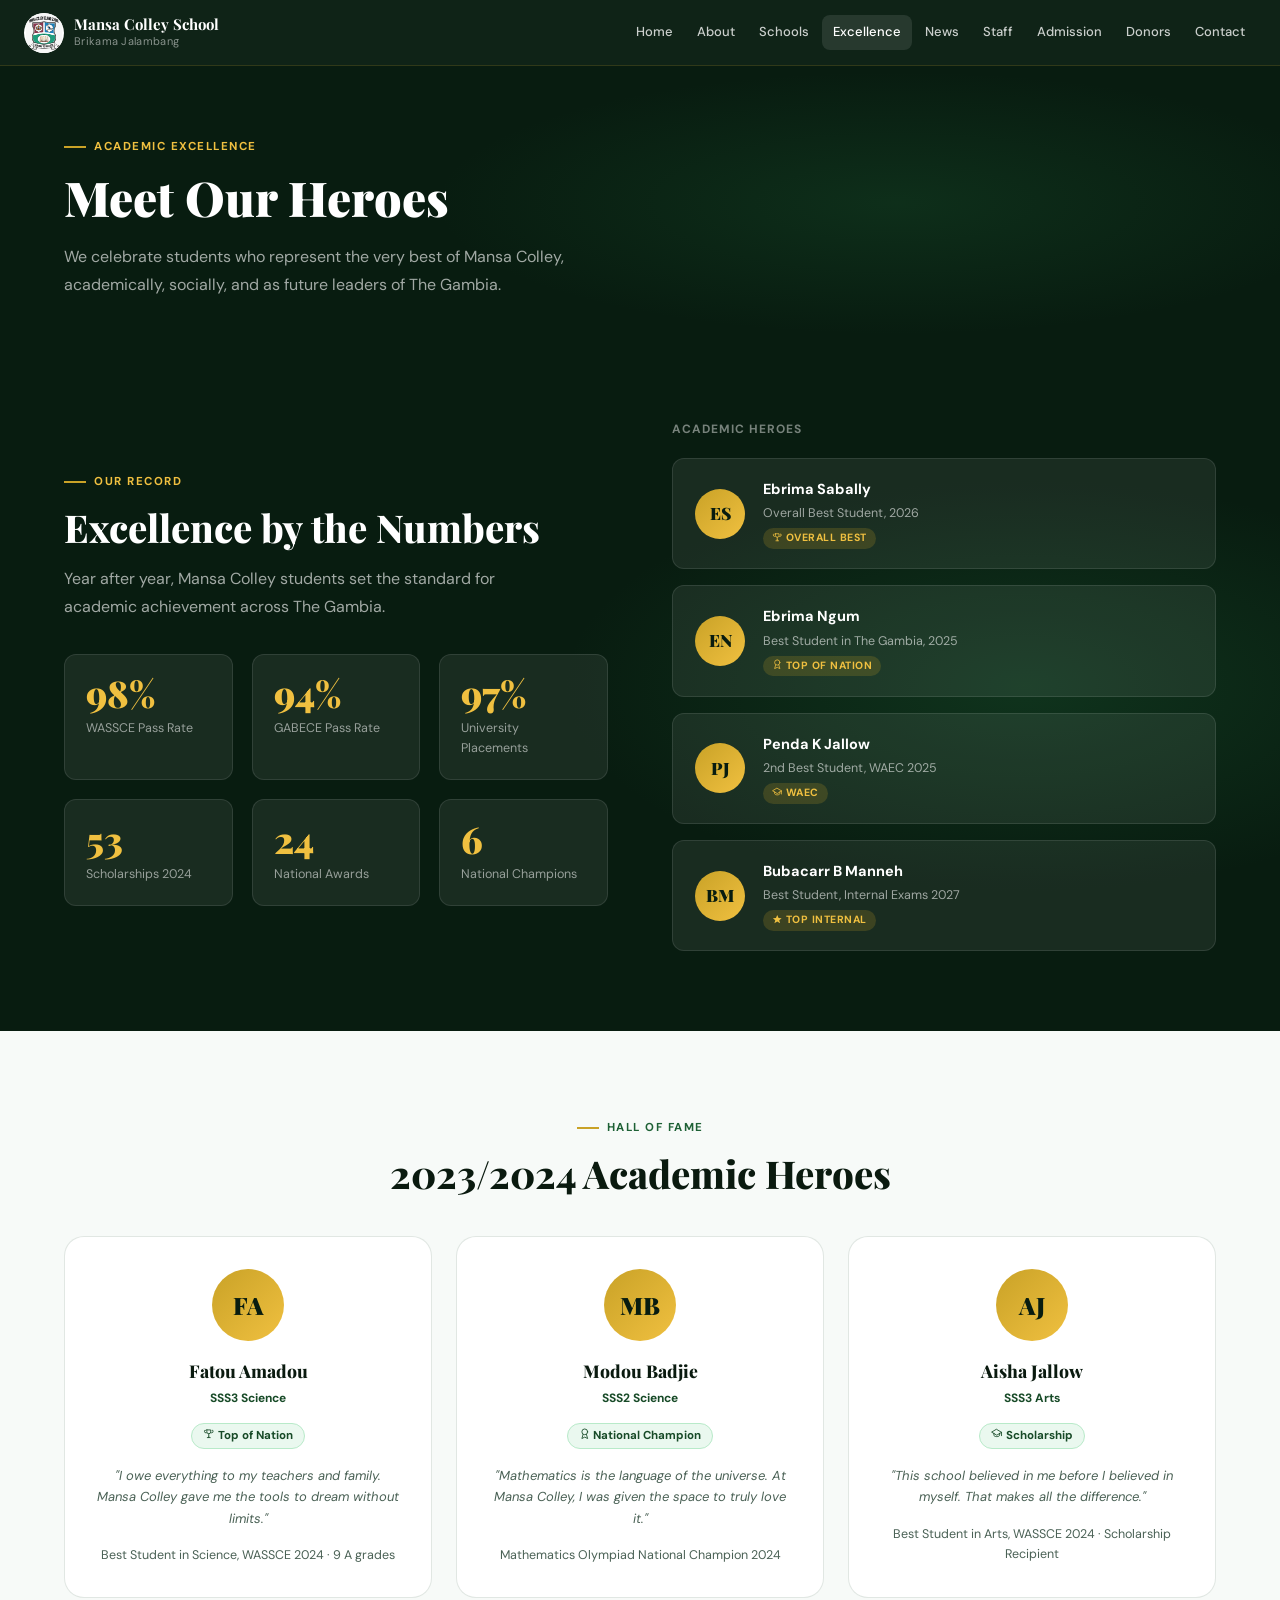
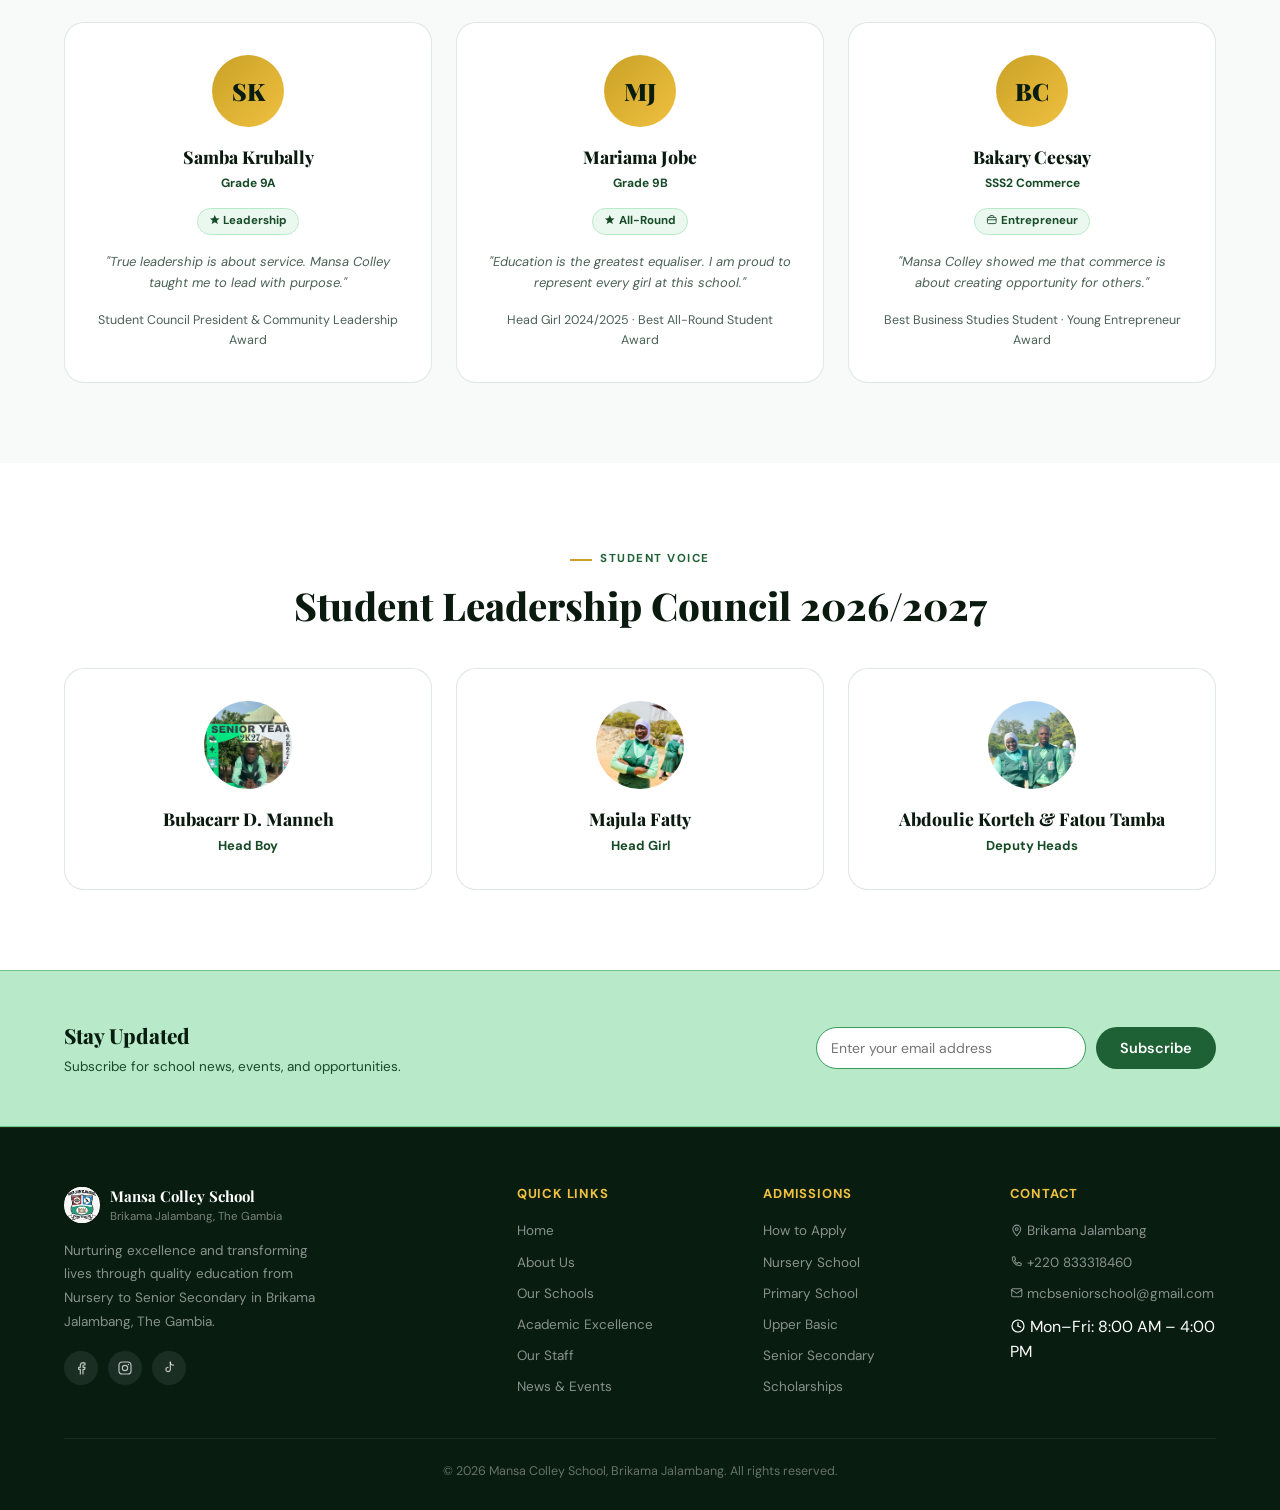
<file: excellence.html>
<!DOCTYPE html>
<html lang="en">
<head>
<meta charset="UTF-8">
<meta name="viewport" content="width=device-width, initial-scale=1.0">
<title>Academic Excellence | Mansa Colley School</title>
<meta name="description" content="Meet the students who represent the best of Mansa Colley School, academically, socially, and as future leaders of The Gambia.">
<link rel="canonical" href="https://www.mansacolleybojangschool.org/excellence.html">
<link rel="icon" type="image/png" href="img/logo.png">
<link rel="apple-touch-icon" href="img/logo.png">
<meta property="og:type" content="website">
<meta property="og:site_name" content="Mansa Colley School">
<meta property="og:title" content="Academic Excellence | Mansa Colley School">
<meta property="og:description" content="Meet the students who represent the best of Mansa Colley School, academically, socially, and as future leaders of The Gambia.">
<meta property="og:url" content="https://www.mansacolleybojangschool.org/excellence.html">
<meta property="og:image" content="https://www.mansacolleybojangschool.org/img/hero-group.jpg">
<meta property="og:locale" content="en_GM">
<meta name="twitter:card" content="summary_large_image">
<meta name="twitter:title" content="Academic Excellence | Mansa Colley School">
<meta name="twitter:description" content="Meet the students who represent the best of Mansa Colley School, academically, socially, and as future leaders of The Gambia.">
<meta name="twitter:image" content="https://www.mansacolleybojangschool.org/img/hero-group.jpg">
<link rel="preconnect" href="https://fonts.googleapis.com">
<link rel="preconnect" href="https://fonts.gstatic.com" crossorigin>
<link href="https://fonts.googleapis.com/css2?family=DM+Sans:wght@400;500;600;700;800&family=Playfair+Display:wght@700;800;900&display=swap" rel="stylesheet">
<link rel="stylesheet" href="css/base.css">
<link rel="stylesheet" href="css/nav.css">
<link rel="stylesheet" href="css/components.css">
<link rel="stylesheet" href="css/layout.css">
<link rel="stylesheet" href="css/animations.css">
<noscript><style>.reveal{opacity:1!important;transform:none!important;}</style></noscript>
</head>
<body data-page="excellence">
<svg style="display:none" aria-hidden="true">
<symbol id="icon-cap" viewBox="0 0 24 24"><polygon points="12,3 22,9 12,15 2,9"/><path d="M6 11v4c0 1.66 2.69 3 6 3s6-1.34 6-3v-4"/><line x1="22" y1="9" x2="22" y2="16"/></symbol>
<symbol id="icon-trophy" viewBox="0 0 24 24"><path d="M8 4h8v4a4 4 0 0 1-8 0V4z"/><path d="M5 5H4a1 1 0 0 0-1 1v1a3 3 0 0 0 3 3h1"/><path d="M19 5h1a1 1 0 0 1 1 1v1a3 3 0 0 1-3 3h-1"/><line x1="12" y1="12" x2="12" y2="17"/><line x1="9" y1="20" x2="15" y2="20"/><line x1="12" y1="17" x2="12" y2="20"/></symbol>
<symbol id="icon-book-open" viewBox="0 0 24 24"><path d="M12 6c-2-1.5-5-2-8-2v14c3 0 6 .5 8 2 2-1.5 5-2 8-2V4c-3 0-6 .5-8 2z"/><line x1="12" y1="6" x2="12" y2="20"/></symbol>
<symbol id="icon-books" viewBox="0 0 24 24"><rect x="3" y="3" width="4" height="18"/><rect x="10" y="3" width="4" height="18"/><rect x="17" y="3" width="4" height="18"/></symbol>
<symbol id="icon-star" viewBox="0 0 24 24"><polygon points="12,2 15,9 22,9.5 16.5,14 18.5,21 12,17 5.5,21 7.5,14 2,9.5 9,9"/></symbol>
<symbol id="icon-partnership" viewBox="0 0 24 24"><circle cx="8" cy="12" r="5"/><circle cx="16" cy="12" r="5"/></symbol>
<symbol id="icon-flask" viewBox="0 0 24 24"><path d="M9 2v6L4 18a2 2 0 0 0 2 3h12a2 2 0 0 0 2-3L15 8V2"/><line x1="9" y1="2" x2="15" y2="2"/><line x1="7" y1="14" x2="17" y2="14"/></symbol>
<symbol id="icon-award" viewBox="0 0 24 24"><circle cx="12" cy="8" r="6"/><path d="M8.5 13.5L6 22l6-3 6 3-2.5-8.5"/></symbol>
<symbol id="icon-gem" viewBox="0 0 24 24"><path d="M6 3h12l4 6-10 12L2 9z"/><line x1="2" y1="9" x2="22" y2="9"/><line x1="9" y1="3" x2="12" y2="9"/><line x1="15" y1="3" x2="12" y2="9"/></symbol>
<symbol id="icon-sprout" viewBox="0 0 24 24"><path d="M7 20h10"/><path d="M12 20v-8"/><path d="M12 12c-4 0-7-3-7-7 4 0 7 3 7 7z"/><path d="M12 12c4 0 7-3 7-7-4 0-7 3-7 7z"/></symbol>
<symbol id="icon-globe" viewBox="0 0 24 24"><circle cx="12" cy="12" r="9"/><line x1="3" y1="12" x2="21" y2="12"/><path d="M12 3c3 3.5 3 14.5 0 18"/><path d="M12 3c-3 3.5-3 14.5 0 18"/></symbol>
<symbol id="icon-ball" viewBox="0 0 24 24"><circle cx="12" cy="12" r="9"/><polygon points="12,8 15,10.5 14,14 10,14 9,10.5"/><line x1="12" y1="3" x2="12" y2="8"/><line x1="21" y1="12" x2="15" y2="10.5"/><line x1="18.5" y1="19" x2="14" y2="14"/><line x1="5.5" y1="19" x2="10" y2="14"/><line x1="3" y1="12" x2="9" y2="10.5"/></symbol>
<symbol id="icon-backpack" viewBox="0 0 24 24"><path d="M6 8a6 6 0 0 1 12 0v12H6V8z"/><path d="M9 2h6v4H9z"/><line x1="9" y1="13" x2="15" y2="13"/><path d="M6 11h-1a1 1 0 0 0-1 1v4a1 1 0 0 0 1 1h1"/><path d="M18 11h1a1 1 0 0 1 1 1v4a1 1 0 0 1-1 1h-1"/></symbol>
<symbol id="icon-school" viewBox="0 0 24 24"><path d="M3 21V10l9-6 9 6v11"/><path d="M9 21v-6h6v6"/><line x1="3" y1="21" x2="21" y2="21"/><line x1="12" y1="4" x2="12" y2="2"/></symbol>
<symbol id="icon-users" viewBox="0 0 24 24"><circle cx="9" cy="8" r="3"/><path d="M3 20c0-3.3 2.7-6 6-6s6 2.7 6 6"/><circle cx="17" cy="8" r="2.3"/><path d="M15 14.3c2.8.4 5 2.8 5 5.7"/></symbol>
<symbol id="icon-clipboard" viewBox="0 0 24 24"><rect x="5" y="4" width="14" height="17" rx="2"/><rect x="9" y="2" width="6" height="4" rx="1"/><line x1="8" y1="11" x2="16" y2="11"/><line x1="8" y1="15" x2="16" y2="15"/><line x1="8" y1="19" x2="12" y2="19"/></symbol>
<symbol id="icon-target" viewBox="0 0 24 24"><circle cx="12" cy="12" r="9"/><circle cx="12" cy="12" r="5"/><circle cx="12" cy="12" r="1.3" style="fill:currentColor"/></symbol>
<symbol id="icon-eye" viewBox="0 0 24 24"><path d="M2 12s4-7 10-7 10 7 10 7-4 7-10 7-10-7-10-7z"/><circle cx="12" cy="12" r="3"/></symbol>
<symbol id="icon-sparkles" viewBox="0 0 24 24"><path d="M12 2l1.5 5L19 9l-5.5 2L12 16l-1.5-5L5 9l5.5-2L12 2z"/><path d="M19 14l.7 2.3L22 17l-2.3.7L19 20l-.7-2.3L16 17l2.3-.7L19 14z"/></symbol>
<symbol id="icon-paperclip" viewBox="0 0 24 24"><path d="M16.5 6.5L8 15a3 3 0 0 0 4.2 4.2l8-8a5 5 0 0 0-7-7l-8.5 8.5"/></symbol>
<symbol id="icon-laptop" viewBox="0 0 24 24"><rect x="4" y="4" width="16" height="10" rx="1"/><line x1="2" y1="18" x2="22" y2="18"/></symbol>
<symbol id="icon-building" viewBox="0 0 24 24"><rect x="5" y="3" width="14" height="18" rx="1"/><rect x="8" y="6" width="2" height="2"/><rect x="14" y="6" width="2" height="2"/><rect x="8" y="11" width="2" height="2"/><rect x="14" y="11" width="2" height="2"/><rect x="10" y="16" width="4" height="5"/></symbol>
<symbol id="icon-landmark" viewBox="0 0 24 24"><polygon points="12,2 22,8 2,8"/><line x1="4" y1="8" x2="4" y2="19"/><line x1="9" y1="8" x2="9" y2="19"/><line x1="15" y1="8" x2="15" y2="19"/><line x1="20" y1="8" x2="20" y2="19"/><line x1="2" y1="21" x2="22" y2="21"/><line x1="2" y1="19" x2="22" y2="19"/></symbol>
<symbol id="icon-briefcase" viewBox="0 0 24 24"><rect x="3" y="7" width="18" height="13" rx="2"/><path d="M8 7V5a2 2 0 0 1 2-2h4a2 2 0 0 1 2 2v2"/><line x1="3" y1="12" x2="21" y2="12"/></symbol>
<symbol id="icon-crown" viewBox="0 0 24 24"><path d="M3 8l4 4 5-7 5 7 4-4-2 11H5L3 8z"/><line x1="5" y1="21" x2="19" y2="21"/></symbol>
<symbol id="icon-megaphone" viewBox="0 0 24 24"><path d="M3 10v4h3l5 4V6l-5 4H3z"/><path d="M11 7l7-3v16l-7-3"/><path d="M18 10a3 3 0 0 1 0 4"/></symbol>
<symbol id="icon-calendar" viewBox="0 0 24 24"><rect x="3" y="5" width="18" height="16" rx="2"/><line x1="3" y1="10" x2="21" y2="10"/><line x1="8" y1="3" x2="8" y2="7"/><line x1="16" y1="3" x2="16" y2="7"/></symbol>
<symbol id="icon-pin" viewBox="0 0 24 24"><path d="M12 21s-7-7.5-7-12a7 7 0 0 1 14 0c0 4.5-7 12-7 12z"/><circle cx="12" cy="9" r="2.5"/></symbol>
<symbol id="icon-phone" viewBox="0 0 24 24"><path d="M4 5c0-1 1-2 2-2h2l2 5-2 1.5c1 2.5 3 4.5 5.5 5.5L15 13l5 2v2c0 1-1 2-2 2C10.5 19 4 12.5 4 5z"/></symbol>
<symbol id="icon-mail" viewBox="0 0 24 24"><rect x="3" y="5" width="18" height="14" rx="2"/><path d="M3 7l9 6 9-6"/></symbol>
<symbol id="icon-clock" viewBox="0 0 24 24"><circle cx="12" cy="12" r="9"/><line x1="12" y1="7" x2="12" y2="12"/><line x1="12" y1="12" x2="16" y2="14"/></symbol>
<symbol id="icon-flag" viewBox="0 0 24 24"><path d="M5 21V4"/><path d="M5 4h14l-3 4 3 4H5"/></symbol>
<symbol id="icon-download" viewBox="0 0 24 24"><path d="M12 3v12"/><path d="M7 10l5 5 5-5"/><line x1="4" y1="21" x2="20" y2="21"/></symbol>
<symbol id="icon-facebook" viewBox="0 0 24 24"><path d="M15 21v-7h2.5l.5-3H15V9a1.5 1.5 0 0 1 1.5-1.5H18V4.5A14 14 0 0 0 15.5 4C13 4 11 5.8 11 8.5V11H8.5v3H11v7"/></symbol>
<symbol id="icon-instagram" viewBox="0 0 24 24"><rect x="3" y="3" width="18" height="18" rx="5"/><circle cx="12" cy="12" r="4"/><circle cx="17.2" cy="6.8" r="1" style="fill:currentColor;stroke:none"/></symbol>
<symbol id="icon-tiktok" viewBox="0 0 24 24"><path d="M14 3v11.2a3.3 3.3 0 1 1-3.3-3.3"/><path d="M14 3a4.8 4.8 0 0 0 4.8 4.8"/></symbol>
</svg>


<nav class="nav">
  <a href="index.html" class="nav-logo">
    <div class="nav-logo-badge"><img src="img/logo.png" alt="Mansa Colley School crest"></div>
    <div class="nav-logo-text">
      <div class="nav-logo-name">Mansa Colley School</div>
      <div class="nav-logo-sub">Brikama Jalambang</div>
    </div>
  </a>
  <div class="nav-links">
    <a href="index.html" class="nav-link" data-page="home">Home</a>
    <a href="about.html" class="nav-link" data-page="about">About</a>
    <a href="schools.html" class="nav-link" data-page="schools">Schools</a>
    <a href="excellence.html" class="nav-link active" data-page="excellence">Excellence</a>
    <a href="news.html" class="nav-link" data-page="news">News</a>
    <a href="staff.html" class="nav-link" data-page="staff">Staff</a>
    <a href="admission.html" class="nav-link" data-page="admission">Admission</a>
    <a href="donors.html" class="nav-link" data-page="donors">Donors</a>
    <a href="contact.html" class="nav-link" data-page="contact">Contact</a>
  </div>
  <button class="hamburger" id="hamburger" aria-label="Toggle menu">
    <span></span><span></span><span></span>
  </button>
</nav>
<div class="mobile-menu" id="mobileMenu">
  <a href="index.html" class="mobile-link" data-page="home">Home</a>
  <a href="about.html" class="mobile-link" data-page="about">About</a>
  <a href="schools.html" class="mobile-link" data-page="schools">Schools</a>
  <a href="excellence.html" class="mobile-link active" data-page="excellence">Excellence</a>
  <a href="news.html" class="mobile-link" data-page="news">News</a>
  <a href="staff.html" class="mobile-link" data-page="staff">Staff</a>
  <a href="admission.html" class="mobile-link mobile-cta" data-page="admission">Admission</a>
  <a href="donors.html" class="mobile-link" data-page="donors">Donors</a>
  <a href="contact.html" class="mobile-link" data-page="contact">Contact</a>
</div>

<div class="page">
  <div class="page-banner">
    <div class="container">
      <div class="slabel" style="color:var(--goldi)">Academic Excellence</div>
      <h1>Meet Our Heroes</h1>
      <p>We celebrate students who represent the very best of Mansa Colley, academically, socially, and as future leaders of The Gambia.</p>
    </div>
  </div>

  <section class="exc-section">
    <div class="container">
      <div class="exc-grid">
        <div class="reveal">
          <div class="slabel" style="color:var(--goldi)">Our Record</div>
          <h2 class="stitle exc-stitle">Excellence by the Numbers</h2>
          <p class="sdesc exc-sdesc">Year after year, Mansa Colley students set the standard for academic achievement across The Gambia.</p>
          <div class="stat-grid stat-grid-3">
            <div class="stat-box"><div class="stat-num">98%</div><div class="stat-lbl">WASSCE Pass Rate</div></div>
            <div class="stat-box"><div class="stat-num">94%</div><div class="stat-lbl">GABECE Pass Rate</div></div>
            <div class="stat-box"><div class="stat-num">97%</div><div class="stat-lbl">University Placements</div></div>
            <div class="stat-box"><div class="stat-num">53</div><div class="stat-lbl">Scholarships 2024</div></div>
            <div class="stat-box"><div class="stat-num">24</div><div class="stat-lbl">National Awards</div></div>
            <div class="stat-box"><div class="stat-num">6</div><div class="stat-lbl">National Champions</div></div>
          </div>
        </div>
        <div class="reveal delay-2">
          <div style="font-size:12px;color:rgba(255,255,255,0.45);font-weight:700;text-transform:uppercase;letter-spacing:1px;margin-bottom:1.2rem">Academic Heroes</div>
          <div class="hero-cards-list">
            <div class="hcard">
              <div class="hcard-avatar">ES</div>
              <div><div class="hcard-name">Ebrima Sabally</div><div class="hcard-ach">Overall Best Student, 2026</div><div class="hcard-badge"><svg class="icon" aria-hidden="true" focusable="false"><use href="#icon-trophy"></use></svg> Overall Best</div></div>
            </div>
            <div class="hcard">
              <div class="hcard-avatar">EN</div>
              <div><div class="hcard-name">Ebrima Ngum</div><div class="hcard-ach">Best Student in The Gambia, 2025</div><div class="hcard-badge"><svg class="icon" aria-hidden="true" focusable="false"><use href="#icon-award"></use></svg> Top of Nation</div></div>
            </div>
            <div class="hcard">
              <div class="hcard-avatar">PJ</div>
              <div><div class="hcard-name">Penda K Jallow</div><div class="hcard-ach">2nd Best Student, WAEC 2025</div><div class="hcard-badge"><svg class="icon" aria-hidden="true" focusable="false"><use href="#icon-cap"></use></svg> WAEC</div></div>
            </div>
            <div class="hcard">
              <div class="hcard-avatar">BM</div>
              <div><div class="hcard-name">Bubacarr B Manneh</div><div class="hcard-ach">Best Student, Internal Exams 2027</div><div class="hcard-badge"><svg class="icon icon-fill" aria-hidden="true" focusable="false"><use href="#icon-star"></use></svg> Top Internal</div></div>
            </div>
          </div>
        </div>
      </div>
    </div>
  </section>

  <section class="section" style="background:var(--bg)">
    <div class="container">
      <div class="center reveal" style="margin-bottom:2.5rem"><div class="slabel">Hall of Fame</div><h2 class="stitle">2023/2024 Academic Heroes</h2></div>
      <div class="grid-3">
        <div class="card reveal" style="padding:2rem;text-align:center">
          <div class="hcard-avatar" style="width:72px;height:72px;font-size:24px;margin:0 auto 1rem">FA</div>
          <div style="font-family:var(--font-heading);font-weight:800;font-size:1.1rem;margin-bottom:3px">Fatou Amadou</div>
          <div style="font-size:12px;color:var(--g6);font-weight:700;margin-bottom:0.8rem">SSS3 Science</div>
          <div style="display:inline-block;background:var(--g0);color:var(--g6);border:1px solid var(--g1);font-size:11.5px;font-weight:700;padding:3px 11px;border-radius:100px;margin-bottom:1rem"><svg class="icon" aria-hidden="true" focusable="false"><use href="#icon-trophy"></use></svg> Top of Nation</div>
          <p style="font-size:13px;color:var(--muted);line-height:1.65;font-style:italic;margin-bottom:1rem">"I owe everything to my teachers and family. Mansa Colley gave me the tools to dream without limits."</p>
          <div style="font-size:12.5px;color:var(--muted)">Best Student in Science, WASSCE 2024 · 9 A grades</div>
        </div>
        <div class="card reveal" style="padding:2rem;text-align:center">
          <div class="hcard-avatar" style="width:72px;height:72px;font-size:24px;margin:0 auto 1rem">MB</div>
          <div style="font-family:var(--font-heading);font-weight:800;font-size:1.1rem;margin-bottom:3px">Modou Badjie</div>
          <div style="font-size:12px;color:var(--g6);font-weight:700;margin-bottom:0.8rem">SSS2 Science</div>
          <div style="display:inline-block;background:var(--g0);color:var(--g6);border:1px solid var(--g1);font-size:11.5px;font-weight:700;padding:3px 11px;border-radius:100px;margin-bottom:1rem"><svg class="icon" aria-hidden="true" focusable="false"><use href="#icon-award"></use></svg> National Champion</div>
          <p style="font-size:13px;color:var(--muted);line-height:1.65;font-style:italic;margin-bottom:1rem">"Mathematics is the language of the universe. At Mansa Colley, I was given the space to truly love it."</p>
          <div style="font-size:12.5px;color:var(--muted)">Mathematics Olympiad National Champion 2024</div>
        </div>
        <div class="card reveal" style="padding:2rem;text-align:center">
          <div class="hcard-avatar" style="width:72px;height:72px;font-size:24px;margin:0 auto 1rem">AJ</div>
          <div style="font-family:var(--font-heading);font-weight:800;font-size:1.1rem;margin-bottom:3px">Aisha Jallow</div>
          <div style="font-size:12px;color:var(--g6);font-weight:700;margin-bottom:0.8rem">SSS3 Arts</div>
          <div style="display:inline-block;background:var(--g0);color:var(--g6);border:1px solid var(--g1);font-size:11.5px;font-weight:700;padding:3px 11px;border-radius:100px;margin-bottom:1rem"><svg class="icon" aria-hidden="true" focusable="false"><use href="#icon-cap"></use></svg> Scholarship</div>
          <p style="font-size:13px;color:var(--muted);line-height:1.65;font-style:italic;margin-bottom:1rem">"This school believed in me before I believed in myself. That makes all the difference."</p>
          <div style="font-size:12.5px;color:var(--muted)">Best Student in Arts, WASSCE 2024 · Scholarship Recipient</div>
        </div>
        <div class="card reveal" style="padding:2rem;text-align:center">
          <div class="hcard-avatar" style="width:72px;height:72px;font-size:24px;margin:0 auto 1rem">SK</div>
          <div style="font-family:var(--font-heading);font-weight:800;font-size:1.1rem;margin-bottom:3px">Samba Krubally</div>
          <div style="font-size:12px;color:var(--g6);font-weight:700;margin-bottom:0.8rem">Grade 9A</div>
          <div style="display:inline-block;background:var(--g0);color:var(--g6);border:1px solid var(--g1);font-size:11.5px;font-weight:700;padding:3px 11px;border-radius:100px;margin-bottom:1rem"><svg class="icon icon-fill" aria-hidden="true" focusable="false"><use href="#icon-star"></use></svg> Leadership</div>
          <p style="font-size:13px;color:var(--muted);line-height:1.65;font-style:italic;margin-bottom:1rem">"True leadership is about service. Mansa Colley taught me to lead with purpose."</p>
          <div style="font-size:12.5px;color:var(--muted)">Student Council President & Community Leadership Award</div>
        </div>
        <div class="card reveal" style="padding:2rem;text-align:center">
          <div class="hcard-avatar" style="width:72px;height:72px;font-size:24px;margin:0 auto 1rem">MJ</div>
          <div style="font-family:var(--font-heading);font-weight:800;font-size:1.1rem;margin-bottom:3px">Mariama Jobe</div>
          <div style="font-size:12px;color:var(--g6);font-weight:700;margin-bottom:0.8rem">Grade 9B</div>
          <div style="display:inline-block;background:var(--g0);color:var(--g6);border:1px solid var(--g1);font-size:11.5px;font-weight:700;padding:3px 11px;border-radius:100px;margin-bottom:1rem"><svg class="icon icon-fill" aria-hidden="true" focusable="false"><use href="#icon-star"></use></svg> All-Round</div>
          <p style="font-size:13px;color:var(--muted);line-height:1.65;font-style:italic;margin-bottom:1rem">"Education is the greatest equaliser. I am proud to represent every girl at this school."</p>
          <div style="font-size:12.5px;color:var(--muted)">Head Girl 2024/2025 · Best All-Round Student Award</div>
        </div>
        <div class="card reveal" style="padding:2rem;text-align:center">
          <div class="hcard-avatar" style="width:72px;height:72px;font-size:24px;margin:0 auto 1rem">BC</div>
          <div style="font-family:var(--font-heading);font-weight:800;font-size:1.1rem;margin-bottom:3px">Bakary Ceesay</div>
          <div style="font-size:12px;color:var(--g6);font-weight:700;margin-bottom:0.8rem">SSS2 Commerce</div>
          <div style="display:inline-block;background:var(--g0);color:var(--g6);border:1px solid var(--g1);font-size:11.5px;font-weight:700;padding:3px 11px;border-radius:100px;margin-bottom:1rem"><svg class="icon" aria-hidden="true" focusable="false"><use href="#icon-briefcase"></use></svg> Entrepreneur</div>
          <p style="font-size:13px;color:var(--muted);line-height:1.65;font-style:italic;margin-bottom:1rem">"Mansa Colley showed me that commerce is about creating opportunity for others."</p>
          <div style="font-size:12.5px;color:var(--muted)">Best Business Studies Student · Young Entrepreneur Award</div>
        </div>
      </div>
    </div>
  </section>

  <section class="section" style="background:var(--white)">
    <div class="container">
      <div class="center reveal" style="margin-bottom:2.5rem"><div class="slabel">Student Voice</div><h2 class="stitle">Student Leadership Council 2026/2027</h2></div>
      <div class="grid-3">
        <div class="reveal" style="background:var(--white);border:1px solid var(--border);border-radius:var(--radiuslg);padding:2rem;text-align:center">
          <div class="staff-av" style="width:88px;height:88px;margin:0 auto 1rem"><img src="img/bubacarr-head-boy.jpeg" alt="Bubacarr D. Manneh, Head Boy" loading="lazy"></div>
          <div style="font-family:var(--font-heading);font-weight:800;font-size:1.1rem">Bubacarr D. Manneh</div>
          <div style="color:var(--g6);font-size:13px;font-weight:700;margin-top:3px">Head Boy</div>
        </div>
        <div class="reveal" style="background:var(--white);border:1px solid var(--border);border-radius:var(--radiuslg);padding:2rem;text-align:center">
          <div class="staff-av" style="width:88px;height:88px;margin:0 auto 1rem"><img src="img/majula-head-girl.jpeg" alt="Majula Fatty, Head Girl" loading="lazy"></div>
          <div style="font-family:var(--font-heading);font-weight:800;font-size:1.1rem">Majula Fatty</div>
          <div style="color:var(--g6);font-size:13px;font-weight:700;margin-top:3px">Head Girl</div>
        </div>
        <div class="reveal" style="background:var(--white);border:1px solid var(--border);border-radius:var(--radiuslg);padding:2rem;text-align:center">
          <div class="staff-av" style="width:88px;height:88px;margin:0 auto 1rem"><img src="img/deputy-heads.jpeg" alt="Abdoulie Korteh and Fatou Tamba, Deputy Heads" loading="lazy"></div>
          <div style="font-family:var(--font-heading);font-weight:800;font-size:1.1rem">Abdoulie Korteh &amp; Fatou Tamba</div>
          <div style="color:var(--g6);font-size:13px;font-weight:700;margin-top:3px">Deputy Heads</div>
        </div>
      </div>
    </div>
  </section>

  <div class="nl-strip">
    <div class="container">
      <div class="nl-inner">
        <div>
          <div class="nl-title">Stay Updated</div>
          <div class="nl-sub">Subscribe for school news, events, and opportunities.</div>
        </div>
        <form class="nl-form" data-formspree action="https://formspree.io/f/myeekrra" method="POST">
          <input type="email" name="email" class="nl-input" placeholder="Enter your email address" required>
          <button type="submit" class="btn btn-green">Subscribe</button>
        </form>
      </div>
    </div>
  </div>
</div>

<footer>
  <div class="container">
    <div class="footer-grid">
      <div>
        <div style="display:flex;align-items:center;gap:10px;margin-bottom:0.8rem">
          <div class="nav-logo-badge" style="width:36px;height:36px"><img src="img/logo.png" alt="Mansa Colley School crest"></div>
          <div>
            <div style="font-family:var(--font-heading);font-weight:700;font-size:15px">Mansa Colley School</div>
            <div style="font-size:11.5px;color:rgba(255,255,255,0.45)">Brikama Jalambang, The Gambia</div>
          </div>
        </div>
        <div class="footer-desc">Nurturing excellence and transforming lives through quality education from Nursery to Senior Secondary in Brikama Jalambang, The Gambia.</div>
        <div class="social-links">
          <a href="https://www.facebook.com/share/19mGzbD76h/" target="_blank" rel="noopener noreferrer" aria-label="Facebook" class="social-link"><svg class="icon" aria-hidden="true" focusable="false"><use href="#icon-facebook"></use></svg></a>
          <a href="https://www.instagram.com/mansacolleybojangmedia/" target="_blank" rel="noopener noreferrer" aria-label="Instagram" class="social-link"><svg class="icon" aria-hidden="true" focusable="false"><use href="#icon-instagram"></use></svg></a>
          <a href="https://www.tiktok.com/@mansacolleybojangmedia" target="_blank" rel="noopener noreferrer" aria-label="TikTok" class="social-link"><svg class="icon" aria-hidden="true" focusable="false"><use href="#icon-tiktok"></use></svg></a>
        </div>
      </div>
      <div>
        <div class="fcol-title">Quick Links</div>
        <ul class="flinks">
          <li><a href="index.html">Home</a></li>
          <li><a href="about.html">About Us</a></li>
          <li><a href="schools.html">Our Schools</a></li>
          <li><a href="excellence.html">Academic Excellence</a></li>
          <li><a href="staff.html">Our Staff</a></li>
          <li><a href="news.html">News &amp; Events</a></li>
        </ul>
      </div>
      <div>
        <div class="fcol-title">Admissions</div>
        <ul class="flinks">
          <li><a href="admission.html">How to Apply</a></li>
          <li><a href="schools.html#nursery">Nursery School</a></li>
          <li><a href="schools.html#primary">Primary School</a></li>
          <li><a href="schools.html#upper">Upper Basic</a></li>
          <li><a href="schools.html#senior">Senior Secondary</a></li>
          <li><a href="donors.html">Scholarships</a></li>
        </ul>
      </div>
      <div>
        <div class="fcol-title">Contact</div>
        <ul class="flinks">
          <li><a href="contact.html"><svg class="icon" aria-hidden="true" focusable="false"><use href="#icon-pin"></use></svg> Brikama Jalambang</a></li>
          <li><a href="tel:+220833318460"><svg class="icon" aria-hidden="true" focusable="false"><use href="#icon-phone"></use></svg> +220 833318460</a></li>
          <li><a href="mailto:mcbseniorschool@gmail.com"><svg class="icon" aria-hidden="true" focusable="false"><use href="#icon-mail"></use></svg> mcbseniorschool@gmail.com</a></li>
          <li><span><svg class="icon" aria-hidden="true" focusable="false"><use href="#icon-clock"></use></svg> Mon–Fri: 8:00 AM – 4:00 PM</span></li>
        </ul>
      </div>
    </div>
    <div class="footer-bottom">
      <div class="fcopy">© <span data-year></span> Mansa Colley School, Brikama Jalambang. All rights reserved.</div>
    </div>
  </div>
</footer>

<script src="js/site.js" defer></script>
</body>
</html>
</file>
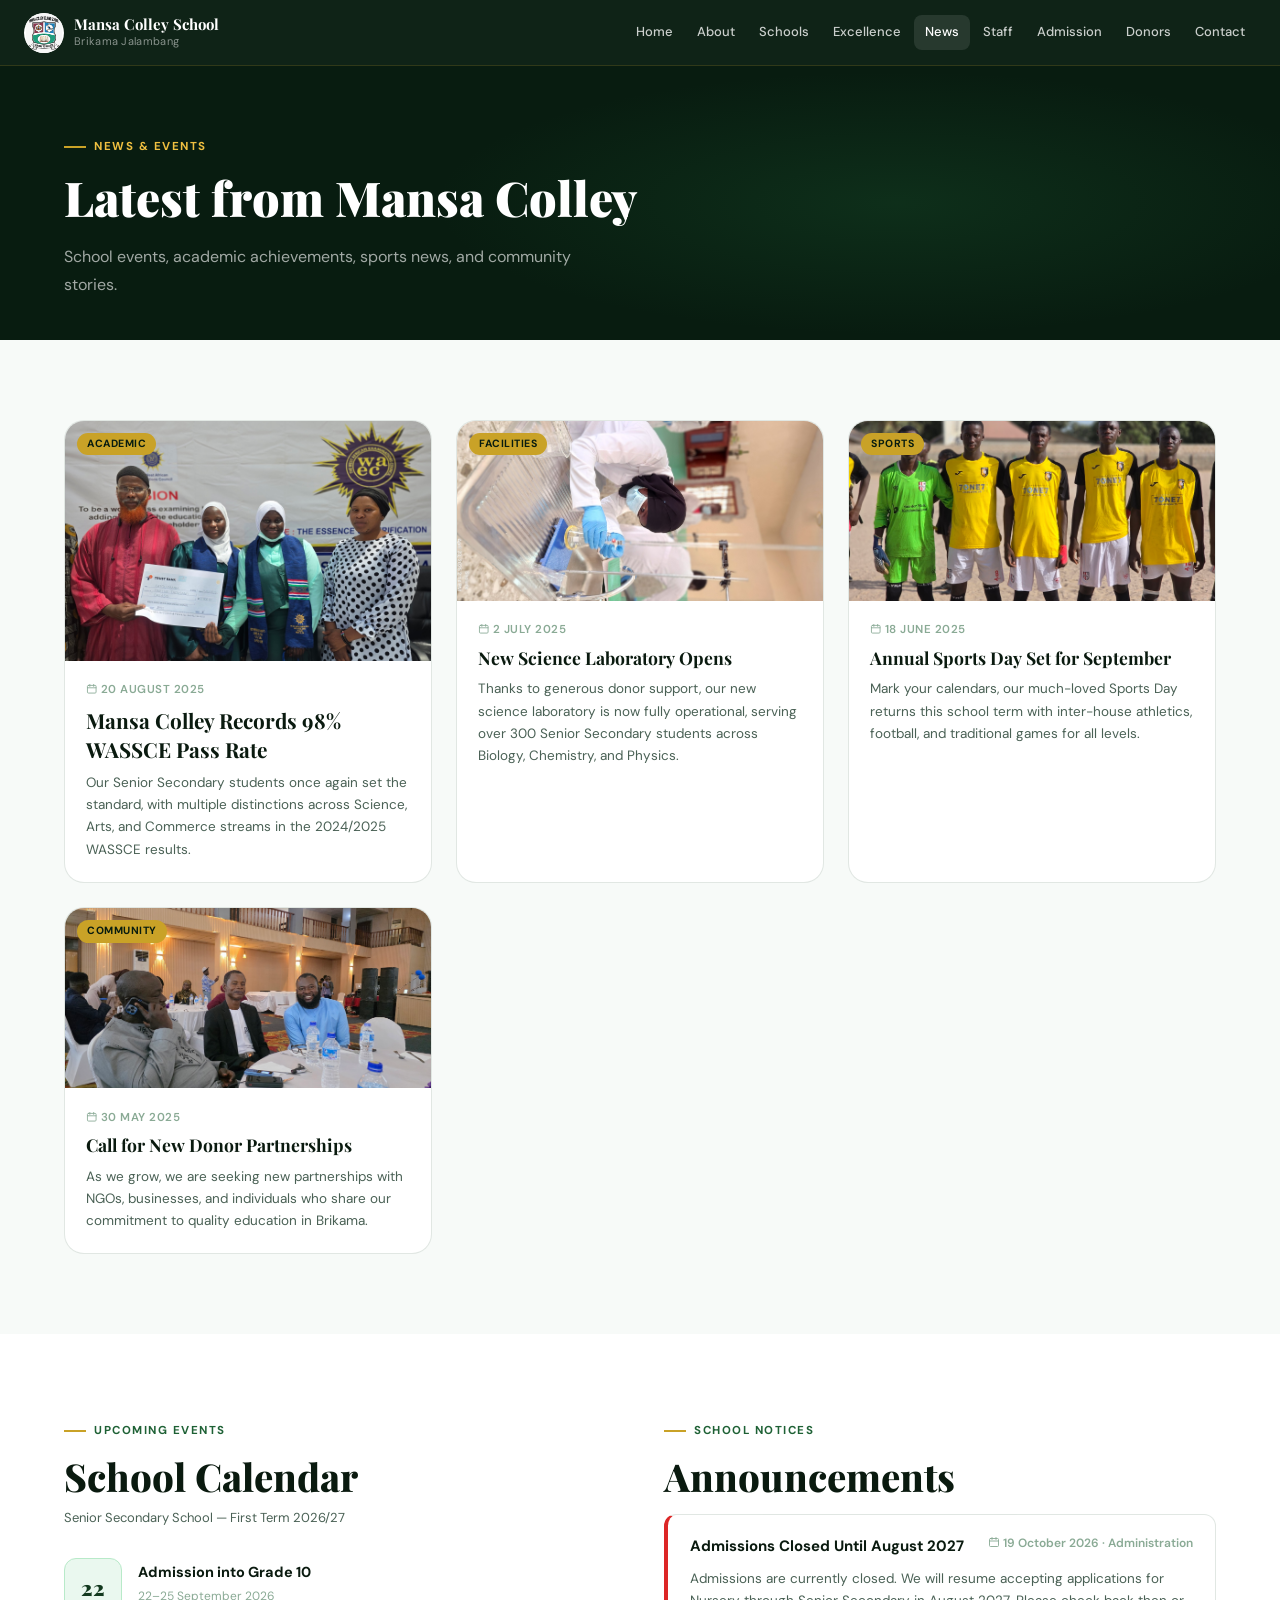
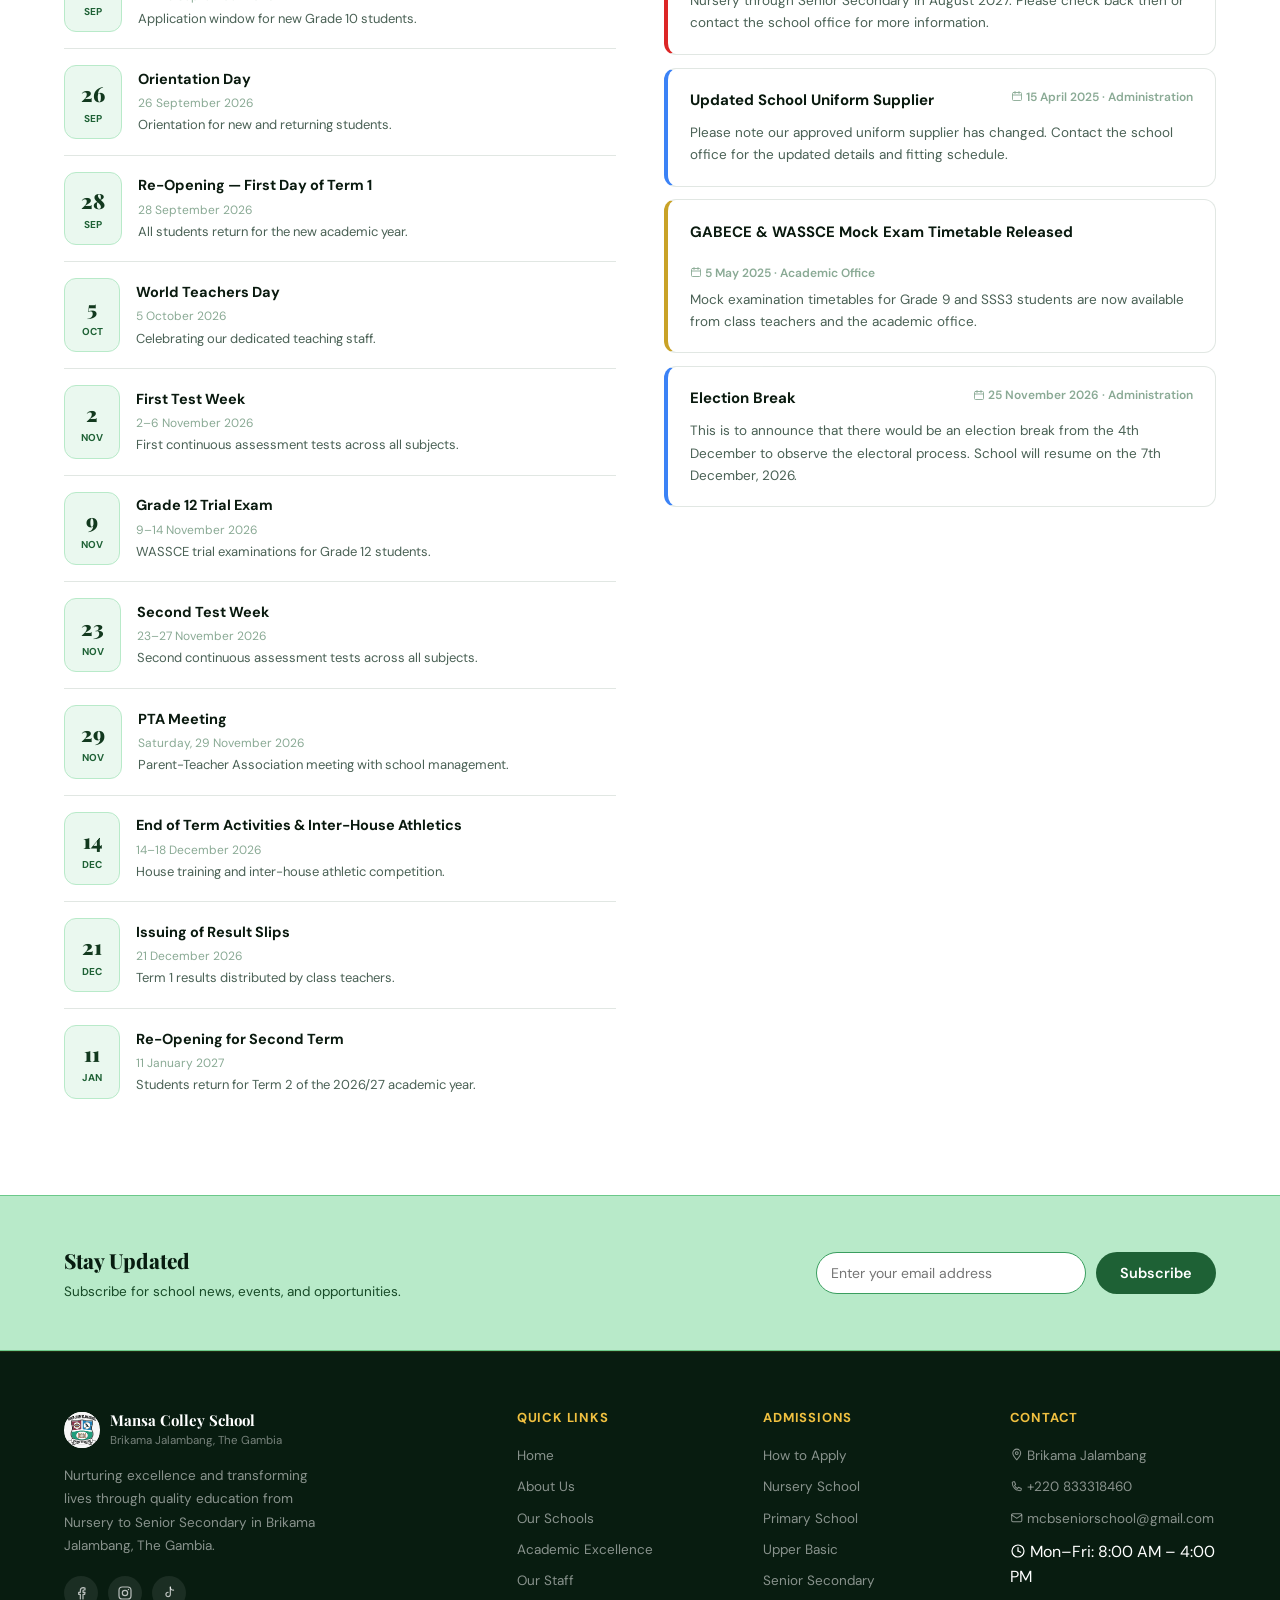
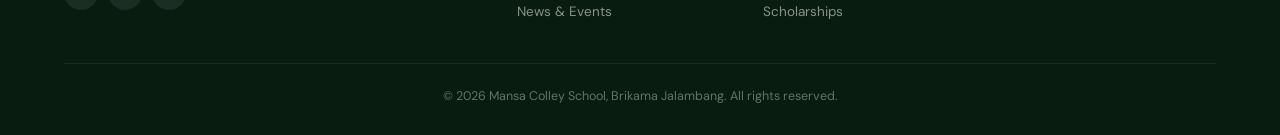
<file: news.html>
<!DOCTYPE html>
<html lang="en">
<head>
<meta charset="UTF-8">
<meta name="viewport" content="width=device-width, initial-scale=1.0">
<title>News & Events | Mansa Colley School</title>
<meta name="description" content="School events, academic achievements, sports news, and community stories from Mansa Colley School.">
<link rel="canonical" href="https://www.mansacolleybojangschool.org/news.html">
<link rel="icon" type="image/png" href="img/logo.png">
<link rel="apple-touch-icon" href="img/logo.png">
<meta property="og:type" content="website">
<meta property="og:site_name" content="Mansa Colley School">
<meta property="og:title" content="News & Events | Mansa Colley School">
<meta property="og:description" content="School events, academic achievements, sports news, and community stories from Mansa Colley School.">
<meta property="og:url" content="https://www.mansacolleybojangschool.org/news.html">
<meta property="og:image" content="https://www.mansacolleybojangschool.org/img/hero-group.jpg">
<meta property="og:locale" content="en_GM">
<meta name="twitter:card" content="summary_large_image">
<meta name="twitter:title" content="News & Events | Mansa Colley School">
<meta name="twitter:description" content="School events, academic achievements, sports news, and community stories from Mansa Colley School.">
<meta name="twitter:image" content="https://www.mansacolleybojangschool.org/img/hero-group.jpg">
<link rel="preconnect" href="https://fonts.googleapis.com">
<link rel="preconnect" href="https://fonts.gstatic.com" crossorigin>
<link href="https://fonts.googleapis.com/css2?family=DM+Sans:wght@400;500;600;700;800&family=Playfair+Display:wght@700;800;900&display=swap" rel="stylesheet">
<link rel="stylesheet" href="css/base.css">
<link rel="stylesheet" href="css/nav.css">
<link rel="stylesheet" href="css/components.css">
<link rel="stylesheet" href="css/layout.css">
<link rel="stylesheet" href="css/animations.css">
<noscript><style>.reveal{opacity:1!important;transform:none!important;}</style></noscript>
</head>
<body data-page="news">
<svg style="display:none" aria-hidden="true">
<symbol id="icon-cap" viewBox="0 0 24 24"><polygon points="12,3 22,9 12,15 2,9"/><path d="M6 11v4c0 1.66 2.69 3 6 3s6-1.34 6-3v-4"/><line x1="22" y1="9" x2="22" y2="16"/></symbol>
<symbol id="icon-trophy" viewBox="0 0 24 24"><path d="M8 4h8v4a4 4 0 0 1-8 0V4z"/><path d="M5 5H4a1 1 0 0 0-1 1v1a3 3 0 0 0 3 3h1"/><path d="M19 5h1a1 1 0 0 1 1 1v1a3 3 0 0 1-3 3h-1"/><line x1="12" y1="12" x2="12" y2="17"/><line x1="9" y1="20" x2="15" y2="20"/><line x1="12" y1="17" x2="12" y2="20"/></symbol>
<symbol id="icon-book-open" viewBox="0 0 24 24"><path d="M12 6c-2-1.5-5-2-8-2v14c3 0 6 .5 8 2 2-1.5 5-2 8-2V4c-3 0-6 .5-8 2z"/><line x1="12" y1="6" x2="12" y2="20"/></symbol>
<symbol id="icon-books" viewBox="0 0 24 24"><rect x="3" y="3" width="4" height="18"/><rect x="10" y="3" width="4" height="18"/><rect x="17" y="3" width="4" height="18"/></symbol>
<symbol id="icon-star" viewBox="0 0 24 24"><polygon points="12,2 15,9 22,9.5 16.5,14 18.5,21 12,17 5.5,21 7.5,14 2,9.5 9,9"/></symbol>
<symbol id="icon-partnership" viewBox="0 0 24 24"><circle cx="8" cy="12" r="5"/><circle cx="16" cy="12" r="5"/></symbol>
<symbol id="icon-flask" viewBox="0 0 24 24"><path d="M9 2v6L4 18a2 2 0 0 0 2 3h12a2 2 0 0 0 2-3L15 8V2"/><line x1="9" y1="2" x2="15" y2="2"/><line x1="7" y1="14" x2="17" y2="14"/></symbol>
<symbol id="icon-award" viewBox="0 0 24 24"><circle cx="12" cy="8" r="6"/><path d="M8.5 13.5L6 22l6-3 6 3-2.5-8.5"/></symbol>
<symbol id="icon-gem" viewBox="0 0 24 24"><path d="M6 3h12l4 6-10 12L2 9z"/><line x1="2" y1="9" x2="22" y2="9"/><line x1="9" y1="3" x2="12" y2="9"/><line x1="15" y1="3" x2="12" y2="9"/></symbol>
<symbol id="icon-sprout" viewBox="0 0 24 24"><path d="M7 20h10"/><path d="M12 20v-8"/><path d="M12 12c-4 0-7-3-7-7 4 0 7 3 7 7z"/><path d="M12 12c4 0 7-3 7-7-4 0-7 3-7 7z"/></symbol>
<symbol id="icon-globe" viewBox="0 0 24 24"><circle cx="12" cy="12" r="9"/><line x1="3" y1="12" x2="21" y2="12"/><path d="M12 3c3 3.5 3 14.5 0 18"/><path d="M12 3c-3 3.5-3 14.5 0 18"/></symbol>
<symbol id="icon-ball" viewBox="0 0 24 24"><circle cx="12" cy="12" r="9"/><polygon points="12,8 15,10.5 14,14 10,14 9,10.5"/><line x1="12" y1="3" x2="12" y2="8"/><line x1="21" y1="12" x2="15" y2="10.5"/><line x1="18.5" y1="19" x2="14" y2="14"/><line x1="5.5" y1="19" x2="10" y2="14"/><line x1="3" y1="12" x2="9" y2="10.5"/></symbol>
<symbol id="icon-backpack" viewBox="0 0 24 24"><path d="M6 8a6 6 0 0 1 12 0v12H6V8z"/><path d="M9 2h6v4H9z"/><line x1="9" y1="13" x2="15" y2="13"/><path d="M6 11h-1a1 1 0 0 0-1 1v4a1 1 0 0 0 1 1h1"/><path d="M18 11h1a1 1 0 0 1 1 1v4a1 1 0 0 1-1 1h-1"/></symbol>
<symbol id="icon-school" viewBox="0 0 24 24"><path d="M3 21V10l9-6 9 6v11"/><path d="M9 21v-6h6v6"/><line x1="3" y1="21" x2="21" y2="21"/><line x1="12" y1="4" x2="12" y2="2"/></symbol>
<symbol id="icon-users" viewBox="0 0 24 24"><circle cx="9" cy="8" r="3"/><path d="M3 20c0-3.3 2.7-6 6-6s6 2.7 6 6"/><circle cx="17" cy="8" r="2.3"/><path d="M15 14.3c2.8.4 5 2.8 5 5.7"/></symbol>
<symbol id="icon-clipboard" viewBox="0 0 24 24"><rect x="5" y="4" width="14" height="17" rx="2"/><rect x="9" y="2" width="6" height="4" rx="1"/><line x1="8" y1="11" x2="16" y2="11"/><line x1="8" y1="15" x2="16" y2="15"/><line x1="8" y1="19" x2="12" y2="19"/></symbol>
<symbol id="icon-target" viewBox="0 0 24 24"><circle cx="12" cy="12" r="9"/><circle cx="12" cy="12" r="5"/><circle cx="12" cy="12" r="1.3" style="fill:currentColor"/></symbol>
<symbol id="icon-eye" viewBox="0 0 24 24"><path d="M2 12s4-7 10-7 10 7 10 7-4 7-10 7-10-7-10-7z"/><circle cx="12" cy="12" r="3"/></symbol>
<symbol id="icon-sparkles" viewBox="0 0 24 24"><path d="M12 2l1.5 5L19 9l-5.5 2L12 16l-1.5-5L5 9l5.5-2L12 2z"/><path d="M19 14l.7 2.3L22 17l-2.3.7L19 20l-.7-2.3L16 17l2.3-.7L19 14z"/></symbol>
<symbol id="icon-paperclip" viewBox="0 0 24 24"><path d="M16.5 6.5L8 15a3 3 0 0 0 4.2 4.2l8-8a5 5 0 0 0-7-7l-8.5 8.5"/></symbol>
<symbol id="icon-laptop" viewBox="0 0 24 24"><rect x="4" y="4" width="16" height="10" rx="1"/><line x1="2" y1="18" x2="22" y2="18"/></symbol>
<symbol id="icon-building" viewBox="0 0 24 24"><rect x="5" y="3" width="14" height="18" rx="1"/><rect x="8" y="6" width="2" height="2"/><rect x="14" y="6" width="2" height="2"/><rect x="8" y="11" width="2" height="2"/><rect x="14" y="11" width="2" height="2"/><rect x="10" y="16" width="4" height="5"/></symbol>
<symbol id="icon-landmark" viewBox="0 0 24 24"><polygon points="12,2 22,8 2,8"/><line x1="4" y1="8" x2="4" y2="19"/><line x1="9" y1="8" x2="9" y2="19"/><line x1="15" y1="8" x2="15" y2="19"/><line x1="20" y1="8" x2="20" y2="19"/><line x1="2" y1="21" x2="22" y2="21"/><line x1="2" y1="19" x2="22" y2="19"/></symbol>
<symbol id="icon-briefcase" viewBox="0 0 24 24"><rect x="3" y="7" width="18" height="13" rx="2"/><path d="M8 7V5a2 2 0 0 1 2-2h4a2 2 0 0 1 2 2v2"/><line x1="3" y1="12" x2="21" y2="12"/></symbol>
<symbol id="icon-crown" viewBox="0 0 24 24"><path d="M3 8l4 4 5-7 5 7 4-4-2 11H5L3 8z"/><line x1="5" y1="21" x2="19" y2="21"/></symbol>
<symbol id="icon-megaphone" viewBox="0 0 24 24"><path d="M3 10v4h3l5 4V6l-5 4H3z"/><path d="M11 7l7-3v16l-7-3"/><path d="M18 10a3 3 0 0 1 0 4"/></symbol>
<symbol id="icon-calendar" viewBox="0 0 24 24"><rect x="3" y="5" width="18" height="16" rx="2"/><line x1="3" y1="10" x2="21" y2="10"/><line x1="8" y1="3" x2="8" y2="7"/><line x1="16" y1="3" x2="16" y2="7"/></symbol>
<symbol id="icon-pin" viewBox="0 0 24 24"><path d="M12 21s-7-7.5-7-12a7 7 0 0 1 14 0c0 4.5-7 12-7 12z"/><circle cx="12" cy="9" r="2.5"/></symbol>
<symbol id="icon-phone" viewBox="0 0 24 24"><path d="M4 5c0-1 1-2 2-2h2l2 5-2 1.5c1 2.5 3 4.5 5.5 5.5L15 13l5 2v2c0 1-1 2-2 2C10.5 19 4 12.5 4 5z"/></symbol>
<symbol id="icon-mail" viewBox="0 0 24 24"><rect x="3" y="5" width="18" height="14" rx="2"/><path d="M3 7l9 6 9-6"/></symbol>
<symbol id="icon-clock" viewBox="0 0 24 24"><circle cx="12" cy="12" r="9"/><line x1="12" y1="7" x2="12" y2="12"/><line x1="12" y1="12" x2="16" y2="14"/></symbol>
<symbol id="icon-flag" viewBox="0 0 24 24"><path d="M5 21V4"/><path d="M5 4h14l-3 4 3 4H5"/></symbol>
<symbol id="icon-download" viewBox="0 0 24 24"><path d="M12 3v12"/><path d="M7 10l5 5 5-5"/><line x1="4" y1="21" x2="20" y2="21"/></symbol>
<symbol id="icon-facebook" viewBox="0 0 24 24"><path d="M15 21v-7h2.5l.5-3H15V9a1.5 1.5 0 0 1 1.5-1.5H18V4.5A14 14 0 0 0 15.5 4C13 4 11 5.8 11 8.5V11H8.5v3H11v7"/></symbol>
<symbol id="icon-instagram" viewBox="0 0 24 24"><rect x="3" y="3" width="18" height="18" rx="5"/><circle cx="12" cy="12" r="4"/><circle cx="17.2" cy="6.8" r="1" style="fill:currentColor;stroke:none"/></symbol>
<symbol id="icon-tiktok" viewBox="0 0 24 24"><path d="M14 3v11.2a3.3 3.3 0 1 1-3.3-3.3"/><path d="M14 3a4.8 4.8 0 0 0 4.8 4.8"/></symbol>
</svg>


<nav class="nav">
  <a href="index.html" class="nav-logo">
    <div class="nav-logo-badge"><img src="img/logo.png" alt="Mansa Colley School crest"></div>
    <div class="nav-logo-text">
      <div class="nav-logo-name">Mansa Colley School</div>
      <div class="nav-logo-sub">Brikama Jalambang</div>
    </div>
  </a>
  <div class="nav-links">
    <a href="index.html" class="nav-link" data-page="home">Home</a>
    <a href="about.html" class="nav-link" data-page="about">About</a>
    <a href="schools.html" class="nav-link" data-page="schools">Schools</a>
    <a href="excellence.html" class="nav-link" data-page="excellence">Excellence</a>
    <a href="news.html" class="nav-link active" data-page="news">News</a>
    <a href="staff.html" class="nav-link" data-page="staff">Staff</a>
    <a href="admission.html" class="nav-link" data-page="admission">Admission</a>
    <a href="donors.html" class="nav-link" data-page="donors">Donors</a>
    <a href="contact.html" class="nav-link" data-page="contact">Contact</a>
  </div>
  <button class="hamburger" id="hamburger" aria-label="Toggle menu">
    <span></span><span></span><span></span>
  </button>
</nav>
<div class="mobile-menu" id="mobileMenu">
  <a href="index.html" class="mobile-link" data-page="home">Home</a>
  <a href="about.html" class="mobile-link" data-page="about">About</a>
  <a href="schools.html" class="mobile-link" data-page="schools">Schools</a>
  <a href="excellence.html" class="mobile-link" data-page="excellence">Excellence</a>
  <a href="news.html" class="mobile-link active" data-page="news">News</a>
  <a href="staff.html" class="mobile-link" data-page="staff">Staff</a>
  <a href="admission.html" class="mobile-link mobile-cta" data-page="admission">Admission</a>
  <a href="donors.html" class="mobile-link" data-page="donors">Donors</a>
  <a href="contact.html" class="mobile-link" data-page="contact">Contact</a>
</div>

<div class="page">
  <div class="page-banner">
    <div class="container">
      <div class="slabel" style="color:var(--goldi)">News & Events</div>
      <h1>Latest from Mansa Colley</h1>
      <p>School events, academic achievements, sports news, and community stories.</p>
    </div>
  </div>

  <!-- PLACEHOLDER: replace before go-live -->
  <section class="section" style="background:var(--bg)">
    <div class="container">
      <div class="grid-auto">
        <div class="news-card card-hover-lift reveal">
          <div class="nc-img feat">
            <img src="img/wassce-results.jpg" alt="Mansa Colley students and school leadership celebrating WASSCE results with WAEC officials" style="position:absolute;inset:0;width:100%;height:100%;object-fit:cover">
            <div class="nc-tag" style="z-index:1">Academic</div>
          </div>
          <div class="nc-body">
            <div class="nc-date"><svg class="icon" aria-hidden="true" focusable="false"><use href="#icon-calendar"></use></svg> 20 August 2025</div>
            <div class="nc-title lg">Mansa Colley Records 98% WASSCE Pass Rate</div>
            <div class="nc-excerpt">Our Senior Secondary students once again set the standard, with multiple distinctions across Science, Arts, and Commerce streams in the 2024/2025 WASSCE results.</div>
          </div>
        </div>
        <div class="news-card card-hover-lift reveal">
          <div class="nc-img">
            <img src="img/science-lab.jpg" alt="Student conducting an experiment in the new Mansa Colley science laboratory" style="position:absolute;inset:0;width:100%;height:100%;object-fit:cover">
            <div class="nc-tag" style="z-index:1">Facilities</div>
          </div>
          <div class="nc-body">
            <div class="nc-date"><svg class="icon" aria-hidden="true" focusable="false"><use href="#icon-calendar"></use></svg> 2 July 2025</div>
            <div class="nc-title">New Science Laboratory Opens</div>
            <div class="nc-excerpt">Thanks to generous donor support, our new science laboratory is now fully operational, serving over 300 Senior Secondary students across Biology, Chemistry, and Physics.</div>
          </div>
        </div>
        <div class="news-card card-hover-lift reveal">
          <div class="nc-img">
            <img src="img/sports-day.jpg" alt="Mansa Colley student athletes lined up for Sports Day" style="position:absolute;inset:0;width:100%;height:100%;object-fit:cover">
            <div class="nc-tag" style="z-index:1">Sports</div>
          </div>
          <div class="nc-body">
            <div class="nc-date"><svg class="icon" aria-hidden="true" focusable="false"><use href="#icon-calendar"></use></svg> 18 June 2025</div>
            <div class="nc-title">Annual Sports Day Set for September</div>
            <div class="nc-excerpt">Mark your calendars, our much-loved Sports Day returns this school term with inter-house athletics, football, and traditional games for all levels.</div>
          </div>
        </div>
        <div class="news-card card-hover-lift reveal">
          <div class="nc-img">
            <img src="img/donor-event.jpg" alt="School leadership and donor partners at a Mansa Colley fundraising event" style="position:absolute;inset:0;width:100%;height:100%;object-fit:cover">
            <div class="nc-tag" style="z-index:1">Community</div>
          </div>
          <div class="nc-body">
            <div class="nc-date"><svg class="icon" aria-hidden="true" focusable="false"><use href="#icon-calendar"></use></svg> 30 May 2025</div>
            <div class="nc-title">Call for New Donor Partnerships</div>
            <div class="nc-excerpt">As we grow, we are seeking new partnerships with NGOs, businesses, and individuals who share our commitment to quality education in Brikama.</div>
          </div>
        </div>
      </div>
    </div>
  </section>

  <!-- PLACEHOLDER: replace before go-live -->
  <section class="section" style="background:var(--white)">
    <div class="container">
      <div class="grid-2" style="gap:3rem;align-items:start">
        <div class="reveal">
          <div class="slabel">Upcoming Events</div><h2 class="stitle">School Calendar</h2>
          <p style="font-size:13px;color:var(--muted);margin:-6px 0 14px" data-calendar-term>Senior Secondary School — First Term 2026/27</p>
          <div data-calendar></div>
        </div>
        <div class="reveal delay-2">
          <div class="slabel">School Notices</div><h2 class="stitle">Announcements</h2>
          <div data-announcements></div>
        </div>
      </div>
    </div>
  </section>

  <div class="nl-strip">
    <div class="container">
      <div class="nl-inner">
        <div>
          <div class="nl-title">Stay Updated</div>
          <div class="nl-sub">Subscribe for school news, events, and opportunities.</div>
        </div>
        <form class="nl-form" data-formspree action="https://formspree.io/f/myeekrra" method="POST">
          <input type="email" name="email" class="nl-input" placeholder="Enter your email address" required>
          <button type="submit" class="btn btn-green">Subscribe</button>
        </form>
      </div>
    </div>
  </div>
</div>

<footer>
  <div class="container">
    <div class="footer-grid">
      <div>
        <div style="display:flex;align-items:center;gap:10px;margin-bottom:0.8rem">
          <div class="nav-logo-badge" style="width:36px;height:36px"><img src="img/logo.png" alt="Mansa Colley School crest"></div>
          <div>
            <div style="font-family:var(--font-heading);font-weight:700;font-size:15px">Mansa Colley School</div>
            <div style="font-size:11.5px;color:rgba(255,255,255,0.45)">Brikama Jalambang, The Gambia</div>
          </div>
        </div>
        <div class="footer-desc">Nurturing excellence and transforming lives through quality education from Nursery to Senior Secondary in Brikama Jalambang, The Gambia.</div>
        <div class="social-links">
          <a href="https://www.facebook.com/share/19mGzbD76h/" target="_blank" rel="noopener noreferrer" aria-label="Facebook" class="social-link"><svg class="icon" aria-hidden="true" focusable="false"><use href="#icon-facebook"></use></svg></a>
          <a href="https://www.instagram.com/mansacolleybojangmedia/" target="_blank" rel="noopener noreferrer" aria-label="Instagram" class="social-link"><svg class="icon" aria-hidden="true" focusable="false"><use href="#icon-instagram"></use></svg></a>
          <a href="https://www.tiktok.com/@mansacolleybojangmedia" target="_blank" rel="noopener noreferrer" aria-label="TikTok" class="social-link"><svg class="icon" aria-hidden="true" focusable="false"><use href="#icon-tiktok"></use></svg></a>
        </div>
      </div>
      <div>
        <div class="fcol-title">Quick Links</div>
        <ul class="flinks">
          <li><a href="index.html">Home</a></li>
          <li><a href="about.html">About Us</a></li>
          <li><a href="schools.html">Our Schools</a></li>
          <li><a href="excellence.html">Academic Excellence</a></li>
          <li><a href="staff.html">Our Staff</a></li>
          <li><a href="news.html">News &amp; Events</a></li>
        </ul>
      </div>
      <div>
        <div class="fcol-title">Admissions</div>
        <ul class="flinks">
          <li><a href="admission.html">How to Apply</a></li>
          <li><a href="schools.html#nursery">Nursery School</a></li>
          <li><a href="schools.html#primary">Primary School</a></li>
          <li><a href="schools.html#upper">Upper Basic</a></li>
          <li><a href="schools.html#senior">Senior Secondary</a></li>
          <li><a href="donors.html">Scholarships</a></li>
        </ul>
      </div>
      <div>
        <div class="fcol-title">Contact</div>
        <ul class="flinks">
          <li><a href="contact.html"><svg class="icon" aria-hidden="true" focusable="false"><use href="#icon-pin"></use></svg> Brikama Jalambang</a></li>
          <li><a href="tel:+220833318460"><svg class="icon" aria-hidden="true" focusable="false"><use href="#icon-phone"></use></svg> +220 833318460</a></li>
          <li><a href="mailto:mcbseniorschool@gmail.com"><svg class="icon" aria-hidden="true" focusable="false"><use href="#icon-mail"></use></svg> mcbseniorschool@gmail.com</a></li>
          <li><span><svg class="icon" aria-hidden="true" focusable="false"><use href="#icon-clock"></use></svg> Mon–Fri: 8:00 AM – 4:00 PM</span></li>
        </ul>
      </div>
    </div>
    <div class="footer-bottom">
      <div class="fcopy">© <span data-year></span> Mansa Colley School, Brikama Jalambang. All rights reserved.</div>
    </div>
  </div>
</footer>

<script src="js/site.js" defer></script>
<script src="js/announcements.js" defer></script>
<script src="js/calendar.js" defer></script>
</body>
</html>
</file>
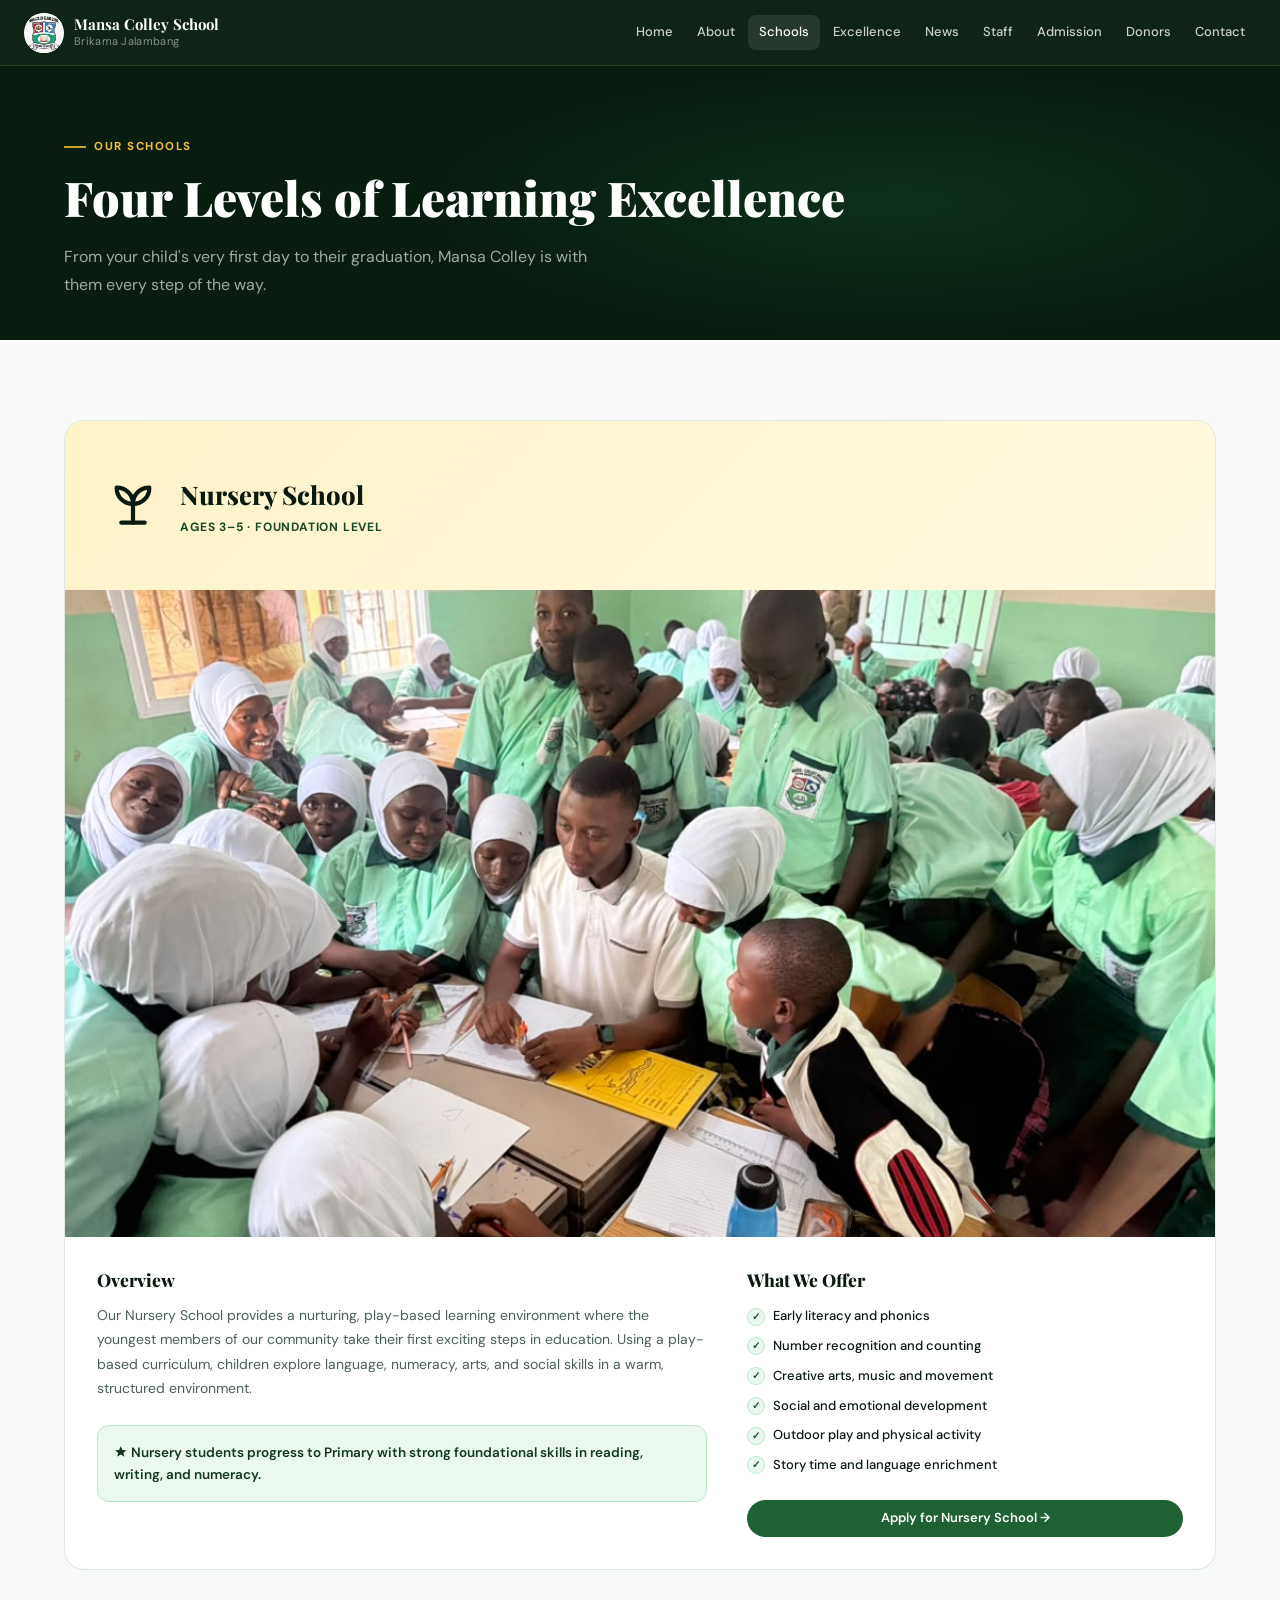
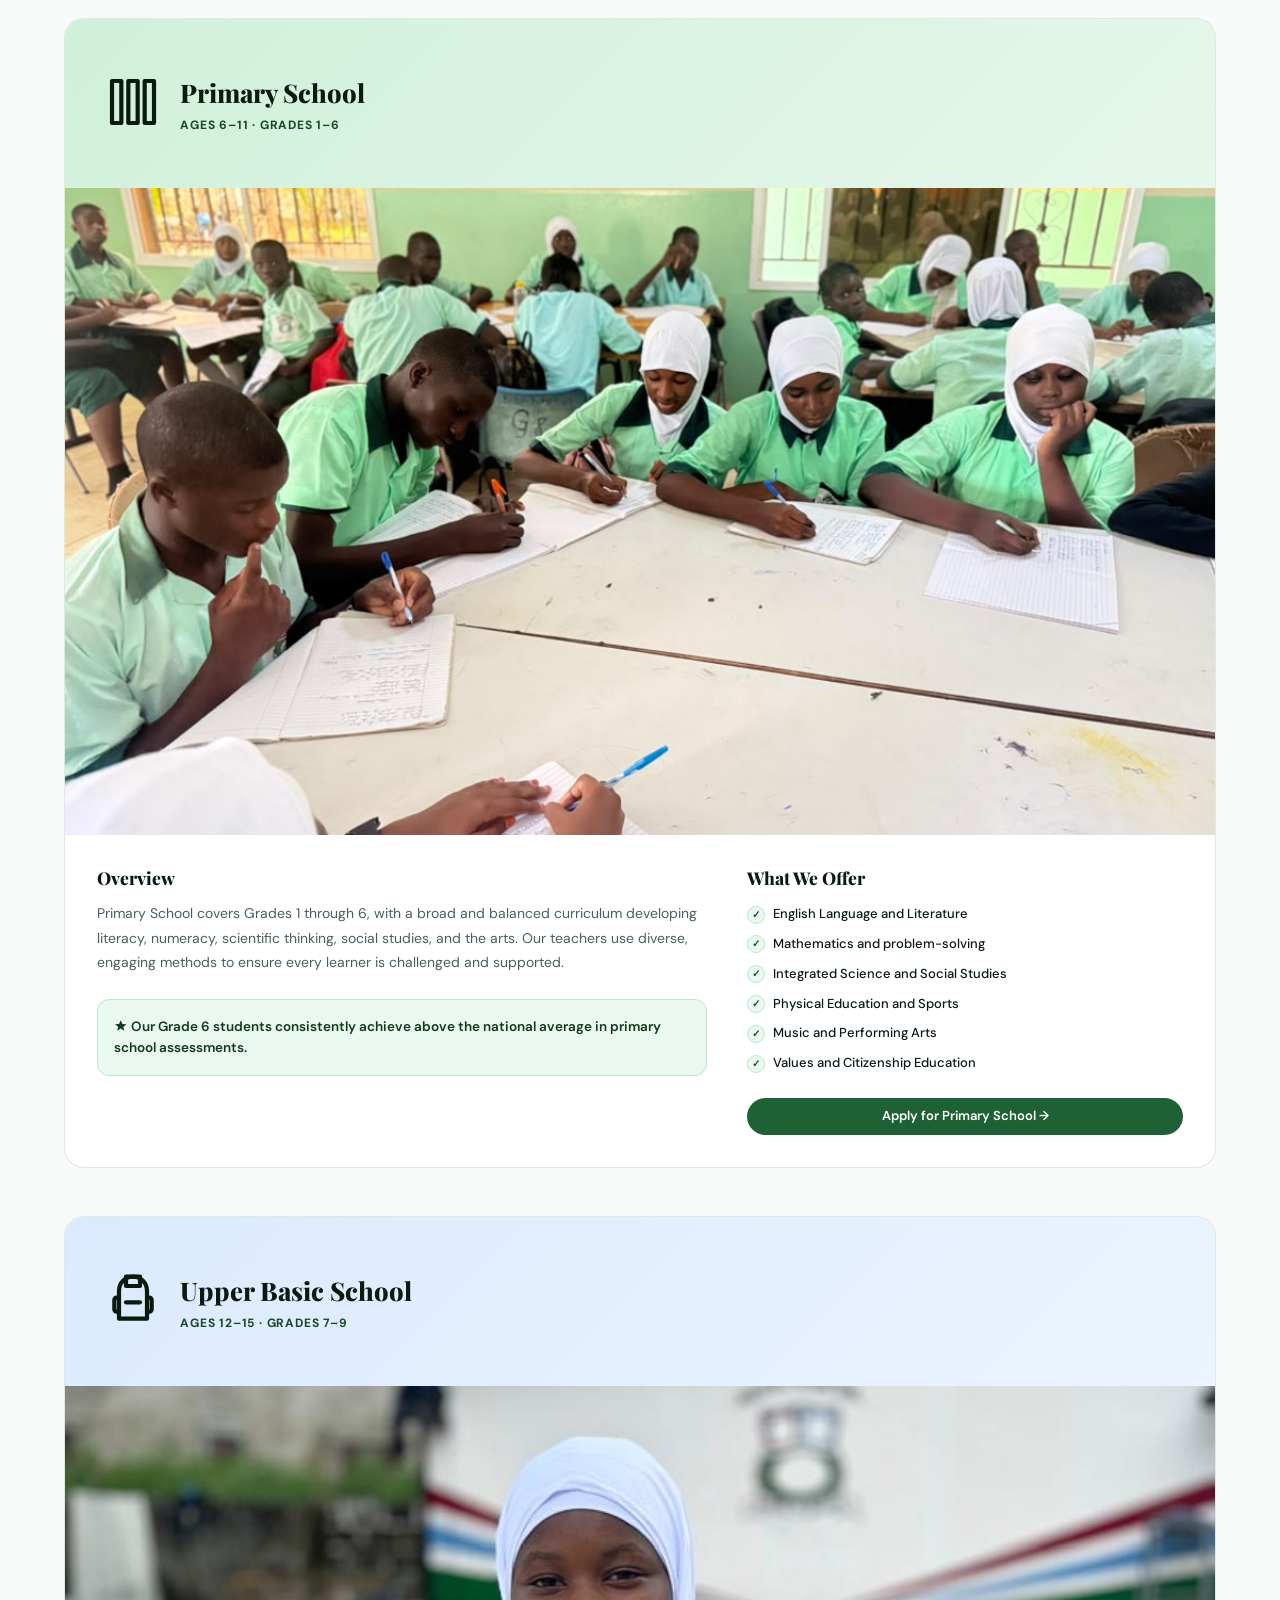
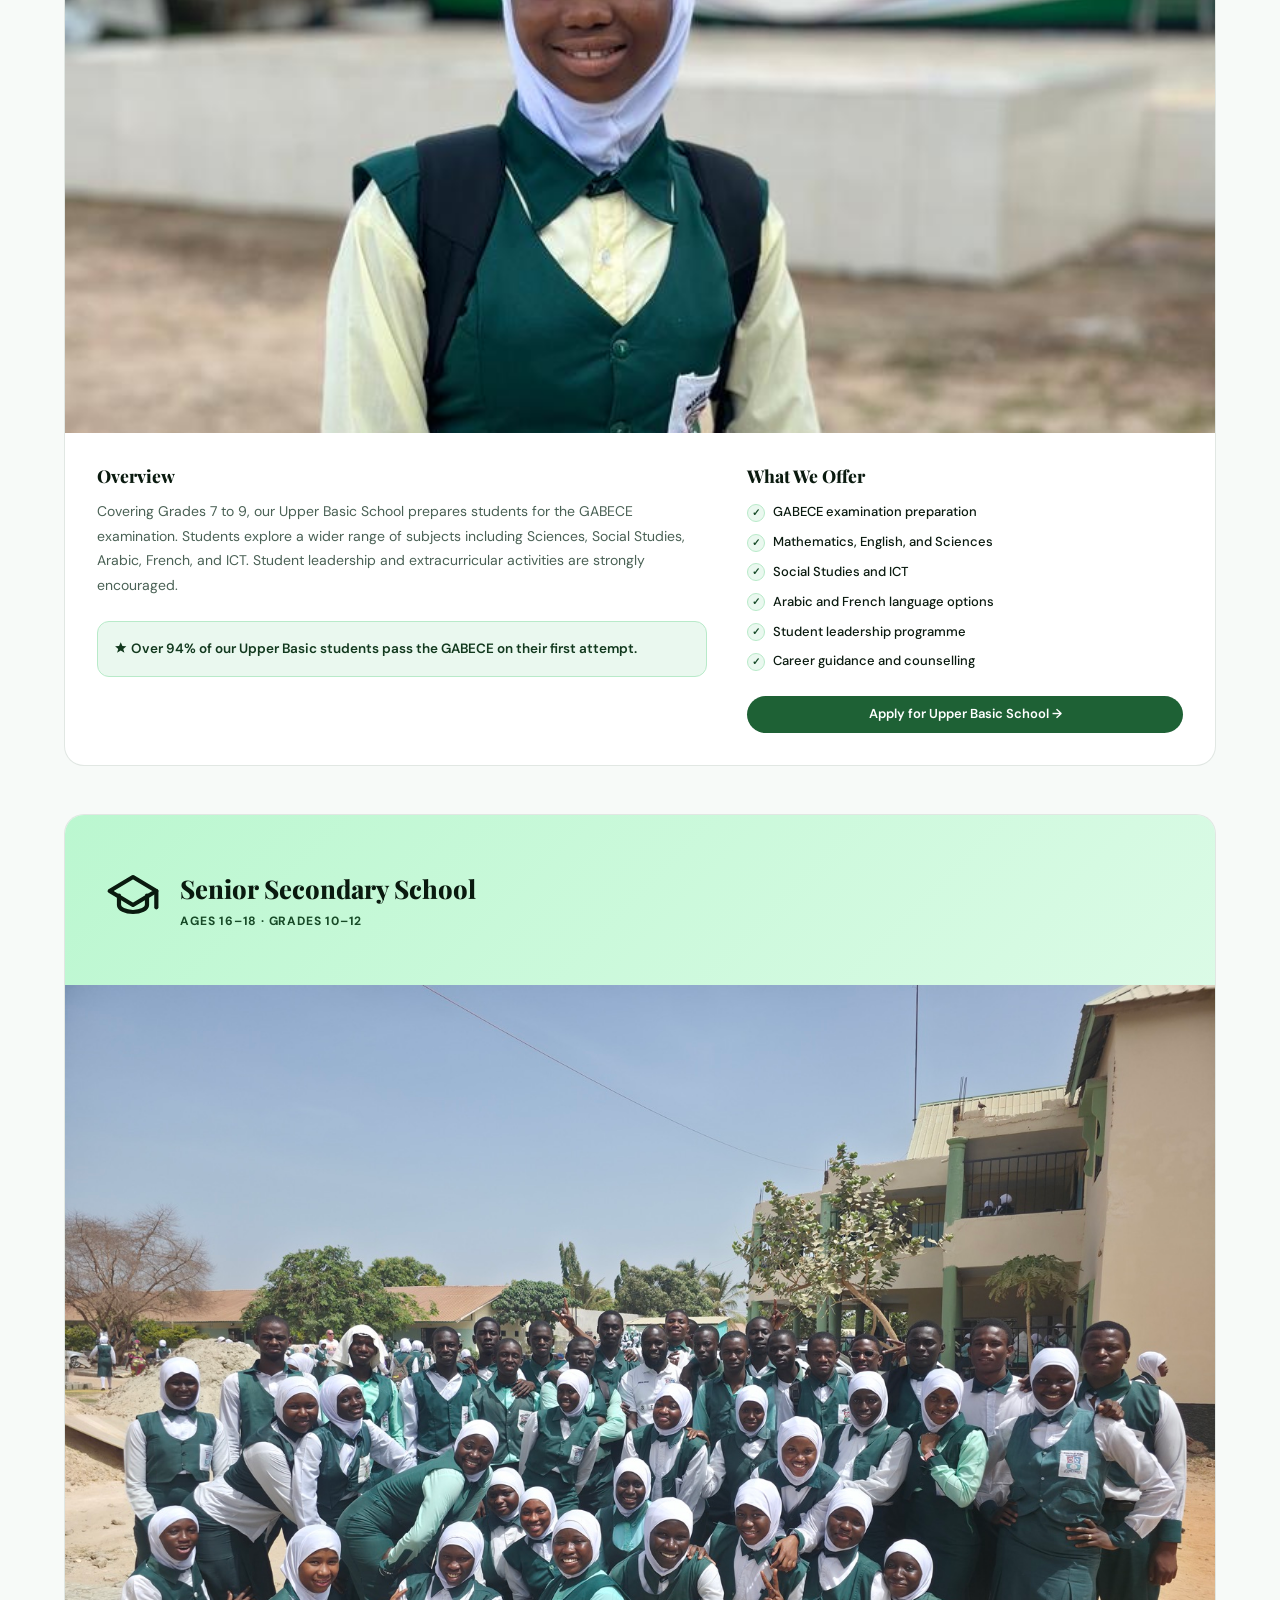
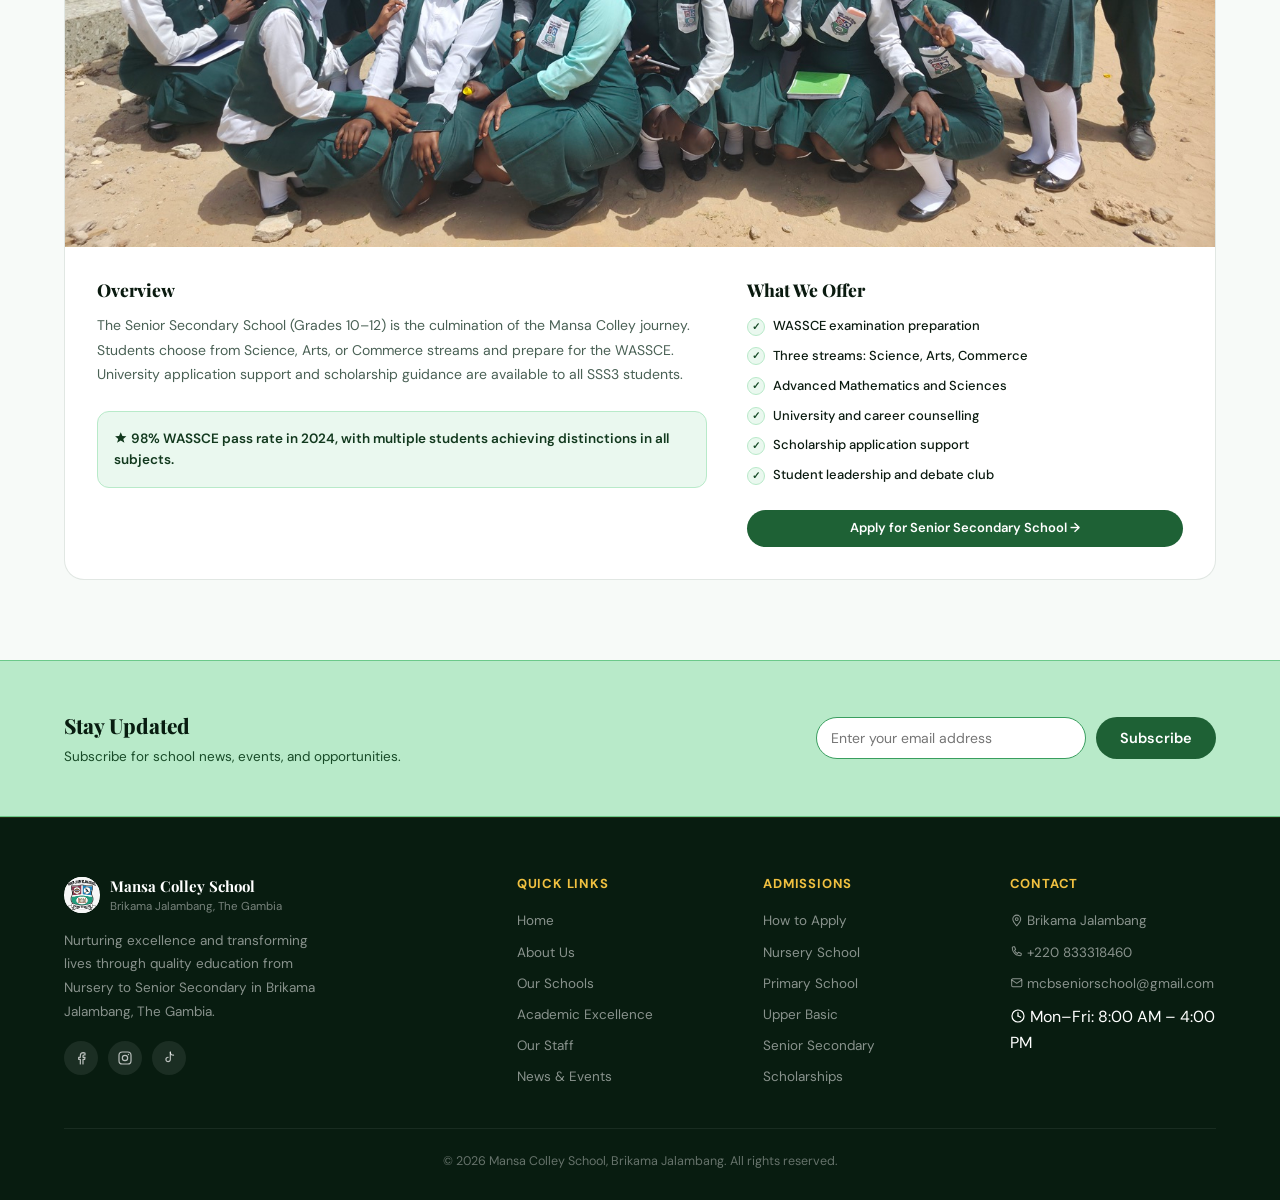
<file: schools.html>
<!DOCTYPE html>
<html lang="en">
<head>
<meta charset="UTF-8">
<meta name="viewport" content="width=device-width, initial-scale=1.0">
<title>Our Schools | Mansa Colley School</title>
<meta name="description" content="Four levels of learning excellence at Mansa Colley School: Nursery, Primary, Upper Basic, and Senior Secondary.">
<link rel="canonical" href="https://www.mansacolleybojangschool.org/schools.html">
<link rel="icon" type="image/png" href="img/logo.png">
<link rel="apple-touch-icon" href="img/logo.png">
<meta property="og:type" content="website">
<meta property="og:site_name" content="Mansa Colley School">
<meta property="og:title" content="Our Schools | Mansa Colley School">
<meta property="og:description" content="Four levels of learning excellence at Mansa Colley School: Nursery, Primary, Upper Basic, and Senior Secondary.">
<meta property="og:url" content="https://www.mansacolleybojangschool.org/schools.html">
<meta property="og:image" content="https://www.mansacolleybojangschool.org/img/hero-group.jpg">
<meta property="og:locale" content="en_GM">
<meta name="twitter:card" content="summary_large_image">
<meta name="twitter:title" content="Our Schools | Mansa Colley School">
<meta name="twitter:description" content="Four levels of learning excellence at Mansa Colley School: Nursery, Primary, Upper Basic, and Senior Secondary.">
<meta name="twitter:image" content="https://www.mansacolleybojangschool.org/img/hero-group.jpg">
<link rel="preconnect" href="https://fonts.googleapis.com">
<link rel="preconnect" href="https://fonts.gstatic.com" crossorigin>
<link href="https://fonts.googleapis.com/css2?family=DM+Sans:wght@400;500;600;700;800&family=Playfair+Display:wght@700;800;900&display=swap" rel="stylesheet">
<link rel="stylesheet" href="css/base.css">
<link rel="stylesheet" href="css/nav.css">
<link rel="stylesheet" href="css/components.css">
<link rel="stylesheet" href="css/layout.css">
<link rel="stylesheet" href="css/animations.css">
<noscript><style>.reveal{opacity:1!important;transform:none!important;}</style></noscript>
</head>
<body data-page="schools">
<svg style="display:none" aria-hidden="true">
<symbol id="icon-cap" viewBox="0 0 24 24"><polygon points="12,3 22,9 12,15 2,9"/><path d="M6 11v4c0 1.66 2.69 3 6 3s6-1.34 6-3v-4"/><line x1="22" y1="9" x2="22" y2="16"/></symbol>
<symbol id="icon-trophy" viewBox="0 0 24 24"><path d="M8 4h8v4a4 4 0 0 1-8 0V4z"/><path d="M5 5H4a1 1 0 0 0-1 1v1a3 3 0 0 0 3 3h1"/><path d="M19 5h1a1 1 0 0 1 1 1v1a3 3 0 0 1-3 3h-1"/><line x1="12" y1="12" x2="12" y2="17"/><line x1="9" y1="20" x2="15" y2="20"/><line x1="12" y1="17" x2="12" y2="20"/></symbol>
<symbol id="icon-book-open" viewBox="0 0 24 24"><path d="M12 6c-2-1.5-5-2-8-2v14c3 0 6 .5 8 2 2-1.5 5-2 8-2V4c-3 0-6 .5-8 2z"/><line x1="12" y1="6" x2="12" y2="20"/></symbol>
<symbol id="icon-books" viewBox="0 0 24 24"><rect x="3" y="3" width="4" height="18"/><rect x="10" y="3" width="4" height="18"/><rect x="17" y="3" width="4" height="18"/></symbol>
<symbol id="icon-star" viewBox="0 0 24 24"><polygon points="12,2 15,9 22,9.5 16.5,14 18.5,21 12,17 5.5,21 7.5,14 2,9.5 9,9"/></symbol>
<symbol id="icon-partnership" viewBox="0 0 24 24"><circle cx="8" cy="12" r="5"/><circle cx="16" cy="12" r="5"/></symbol>
<symbol id="icon-flask" viewBox="0 0 24 24"><path d="M9 2v6L4 18a2 2 0 0 0 2 3h12a2 2 0 0 0 2-3L15 8V2"/><line x1="9" y1="2" x2="15" y2="2"/><line x1="7" y1="14" x2="17" y2="14"/></symbol>
<symbol id="icon-award" viewBox="0 0 24 24"><circle cx="12" cy="8" r="6"/><path d="M8.5 13.5L6 22l6-3 6 3-2.5-8.5"/></symbol>
<symbol id="icon-gem" viewBox="0 0 24 24"><path d="M6 3h12l4 6-10 12L2 9z"/><line x1="2" y1="9" x2="22" y2="9"/><line x1="9" y1="3" x2="12" y2="9"/><line x1="15" y1="3" x2="12" y2="9"/></symbol>
<symbol id="icon-sprout" viewBox="0 0 24 24"><path d="M7 20h10"/><path d="M12 20v-8"/><path d="M12 12c-4 0-7-3-7-7 4 0 7 3 7 7z"/><path d="M12 12c4 0 7-3 7-7-4 0-7 3-7 7z"/></symbol>
<symbol id="icon-globe" viewBox="0 0 24 24"><circle cx="12" cy="12" r="9"/><line x1="3" y1="12" x2="21" y2="12"/><path d="M12 3c3 3.5 3 14.5 0 18"/><path d="M12 3c-3 3.5-3 14.5 0 18"/></symbol>
<symbol id="icon-ball" viewBox="0 0 24 24"><circle cx="12" cy="12" r="9"/><polygon points="12,8 15,10.5 14,14 10,14 9,10.5"/><line x1="12" y1="3" x2="12" y2="8"/><line x1="21" y1="12" x2="15" y2="10.5"/><line x1="18.5" y1="19" x2="14" y2="14"/><line x1="5.5" y1="19" x2="10" y2="14"/><line x1="3" y1="12" x2="9" y2="10.5"/></symbol>
<symbol id="icon-backpack" viewBox="0 0 24 24"><path d="M6 8a6 6 0 0 1 12 0v12H6V8z"/><path d="M9 2h6v4H9z"/><line x1="9" y1="13" x2="15" y2="13"/><path d="M6 11h-1a1 1 0 0 0-1 1v4a1 1 0 0 0 1 1h1"/><path d="M18 11h1a1 1 0 0 1 1 1v4a1 1 0 0 1-1 1h-1"/></symbol>
<symbol id="icon-school" viewBox="0 0 24 24"><path d="M3 21V10l9-6 9 6v11"/><path d="M9 21v-6h6v6"/><line x1="3" y1="21" x2="21" y2="21"/><line x1="12" y1="4" x2="12" y2="2"/></symbol>
<symbol id="icon-users" viewBox="0 0 24 24"><circle cx="9" cy="8" r="3"/><path d="M3 20c0-3.3 2.7-6 6-6s6 2.7 6 6"/><circle cx="17" cy="8" r="2.3"/><path d="M15 14.3c2.8.4 5 2.8 5 5.7"/></symbol>
<symbol id="icon-clipboard" viewBox="0 0 24 24"><rect x="5" y="4" width="14" height="17" rx="2"/><rect x="9" y="2" width="6" height="4" rx="1"/><line x1="8" y1="11" x2="16" y2="11"/><line x1="8" y1="15" x2="16" y2="15"/><line x1="8" y1="19" x2="12" y2="19"/></symbol>
<symbol id="icon-target" viewBox="0 0 24 24"><circle cx="12" cy="12" r="9"/><circle cx="12" cy="12" r="5"/><circle cx="12" cy="12" r="1.3" style="fill:currentColor"/></symbol>
<symbol id="icon-eye" viewBox="0 0 24 24"><path d="M2 12s4-7 10-7 10 7 10 7-4 7-10 7-10-7-10-7z"/><circle cx="12" cy="12" r="3"/></symbol>
<symbol id="icon-sparkles" viewBox="0 0 24 24"><path d="M12 2l1.5 5L19 9l-5.5 2L12 16l-1.5-5L5 9l5.5-2L12 2z"/><path d="M19 14l.7 2.3L22 17l-2.3.7L19 20l-.7-2.3L16 17l2.3-.7L19 14z"/></symbol>
<symbol id="icon-paperclip" viewBox="0 0 24 24"><path d="M16.5 6.5L8 15a3 3 0 0 0 4.2 4.2l8-8a5 5 0 0 0-7-7l-8.5 8.5"/></symbol>
<symbol id="icon-laptop" viewBox="0 0 24 24"><rect x="4" y="4" width="16" height="10" rx="1"/><line x1="2" y1="18" x2="22" y2="18"/></symbol>
<symbol id="icon-building" viewBox="0 0 24 24"><rect x="5" y="3" width="14" height="18" rx="1"/><rect x="8" y="6" width="2" height="2"/><rect x="14" y="6" width="2" height="2"/><rect x="8" y="11" width="2" height="2"/><rect x="14" y="11" width="2" height="2"/><rect x="10" y="16" width="4" height="5"/></symbol>
<symbol id="icon-landmark" viewBox="0 0 24 24"><polygon points="12,2 22,8 2,8"/><line x1="4" y1="8" x2="4" y2="19"/><line x1="9" y1="8" x2="9" y2="19"/><line x1="15" y1="8" x2="15" y2="19"/><line x1="20" y1="8" x2="20" y2="19"/><line x1="2" y1="21" x2="22" y2="21"/><line x1="2" y1="19" x2="22" y2="19"/></symbol>
<symbol id="icon-briefcase" viewBox="0 0 24 24"><rect x="3" y="7" width="18" height="13" rx="2"/><path d="M8 7V5a2 2 0 0 1 2-2h4a2 2 0 0 1 2 2v2"/><line x1="3" y1="12" x2="21" y2="12"/></symbol>
<symbol id="icon-crown" viewBox="0 0 24 24"><path d="M3 8l4 4 5-7 5 7 4-4-2 11H5L3 8z"/><line x1="5" y1="21" x2="19" y2="21"/></symbol>
<symbol id="icon-megaphone" viewBox="0 0 24 24"><path d="M3 10v4h3l5 4V6l-5 4H3z"/><path d="M11 7l7-3v16l-7-3"/><path d="M18 10a3 3 0 0 1 0 4"/></symbol>
<symbol id="icon-calendar" viewBox="0 0 24 24"><rect x="3" y="5" width="18" height="16" rx="2"/><line x1="3" y1="10" x2="21" y2="10"/><line x1="8" y1="3" x2="8" y2="7"/><line x1="16" y1="3" x2="16" y2="7"/></symbol>
<symbol id="icon-pin" viewBox="0 0 24 24"><path d="M12 21s-7-7.5-7-12a7 7 0 0 1 14 0c0 4.5-7 12-7 12z"/><circle cx="12" cy="9" r="2.5"/></symbol>
<symbol id="icon-phone" viewBox="0 0 24 24"><path d="M4 5c0-1 1-2 2-2h2l2 5-2 1.5c1 2.5 3 4.5 5.5 5.5L15 13l5 2v2c0 1-1 2-2 2C10.5 19 4 12.5 4 5z"/></symbol>
<symbol id="icon-mail" viewBox="0 0 24 24"><rect x="3" y="5" width="18" height="14" rx="2"/><path d="M3 7l9 6 9-6"/></symbol>
<symbol id="icon-clock" viewBox="0 0 24 24"><circle cx="12" cy="12" r="9"/><line x1="12" y1="7" x2="12" y2="12"/><line x1="12" y1="12" x2="16" y2="14"/></symbol>
<symbol id="icon-flag" viewBox="0 0 24 24"><path d="M5 21V4"/><path d="M5 4h14l-3 4 3 4H5"/></symbol>
<symbol id="icon-download" viewBox="0 0 24 24"><path d="M12 3v12"/><path d="M7 10l5 5 5-5"/><line x1="4" y1="21" x2="20" y2="21"/></symbol>
<symbol id="icon-facebook" viewBox="0 0 24 24"><path d="M15 21v-7h2.5l.5-3H15V9a1.5 1.5 0 0 1 1.5-1.5H18V4.5A14 14 0 0 0 15.5 4C13 4 11 5.8 11 8.5V11H8.5v3H11v7"/></symbol>
<symbol id="icon-instagram" viewBox="0 0 24 24"><rect x="3" y="3" width="18" height="18" rx="5"/><circle cx="12" cy="12" r="4"/><circle cx="17.2" cy="6.8" r="1" style="fill:currentColor;stroke:none"/></symbol>
<symbol id="icon-tiktok" viewBox="0 0 24 24"><path d="M14 3v11.2a3.3 3.3 0 1 1-3.3-3.3"/><path d="M14 3a4.8 4.8 0 0 0 4.8 4.8"/></symbol>
</svg>


<nav class="nav">
  <a href="index.html" class="nav-logo">
    <div class="nav-logo-badge"><img src="img/logo.png" alt="Mansa Colley School crest"></div>
    <div class="nav-logo-text">
      <div class="nav-logo-name">Mansa Colley School</div>
      <div class="nav-logo-sub">Brikama Jalambang</div>
    </div>
  </a>
  <div class="nav-links">
    <a href="index.html" class="nav-link" data-page="home">Home</a>
    <a href="about.html" class="nav-link" data-page="about">About</a>
    <a href="schools.html" class="nav-link active" data-page="schools">Schools</a>
    <a href="excellence.html" class="nav-link" data-page="excellence">Excellence</a>
    <a href="news.html" class="nav-link" data-page="news">News</a>
    <a href="staff.html" class="nav-link" data-page="staff">Staff</a>
    <a href="admission.html" class="nav-link" data-page="admission">Admission</a>
    <a href="donors.html" class="nav-link" data-page="donors">Donors</a>
    <a href="contact.html" class="nav-link" data-page="contact">Contact</a>
  </div>
  <button class="hamburger" id="hamburger" aria-label="Toggle menu">
    <span></span><span></span><span></span>
  </button>
</nav>
<div class="mobile-menu" id="mobileMenu">
  <a href="index.html" class="mobile-link" data-page="home">Home</a>
  <a href="about.html" class="mobile-link" data-page="about">About</a>
  <a href="schools.html" class="mobile-link active" data-page="schools">Schools</a>
  <a href="excellence.html" class="mobile-link" data-page="excellence">Excellence</a>
  <a href="news.html" class="mobile-link" data-page="news">News</a>
  <a href="staff.html" class="mobile-link" data-page="staff">Staff</a>
  <a href="admission.html" class="mobile-link mobile-cta" data-page="admission">Admission</a>
  <a href="donors.html" class="mobile-link" data-page="donors">Donors</a>
  <a href="contact.html" class="mobile-link" data-page="contact">Contact</a>
</div>

<div class="page">
  <div class="page-banner">
    <div class="container">
      <div class="slabel" style="color:var(--goldi)">Our Schools</div>
      <h1>Four Levels of Learning Excellence</h1>
      <p>From your child's very first day to their graduation, Mansa Colley is with them every step of the way.</p>
    </div>
  </div>

  <section class="section" style="background:var(--bg)">
    <div class="container" style="display:flex;flex-direction:column;gap:3rem">

      <div class="reveal" id="nursery" style="background:var(--white);border:1px solid var(--border);border-radius:var(--radiuslg);overflow:hidden">
        <div style="background:linear-gradient(135deg,#fef3c7,#fef3c788);padding:2.5rem">
          <div style="display:flex;align-items:center;gap:1.2rem;flex-wrap:wrap">
            <div style="font-size:3.5rem"><svg class="icon" aria-hidden="true" focusable="false"><use href="#icon-sprout"></use></svg></div>
            <div>
              <div style="font-family:var(--font-heading);font-size:1.6rem;font-weight:800;color:var(--dark)">Nursery School</div>
              <div style="font-size:12px;font-weight:700;color:var(--g6);text-transform:uppercase;letter-spacing:0.8px;margin-top:3px">Ages 3–5 · Foundation Level</div>
            </div>
          </div>
        </div>
        <div style="aspect-ratio:16/9;overflow:hidden">
          <img src="img/nursery-school.jpg" alt="Nursery School students at Mansa Colley School" style="width:100%;height:100%;object-fit:cover;display:block">
        </div>
        <div class="school-detail-grid">
          <div>
            <h3 style="font-size:1.1rem;font-weight:800;margin-bottom:0.8rem">Overview</h3>
            <p style="font-size:14px;color:var(--muted);line-height:1.75;margin-bottom:1.5rem">Our Nursery School provides a nurturing, play-based learning environment where the youngest members of our community take their first exciting steps in education. Using a play-based curriculum, children explore language, numeracy, arts, and social skills in a warm, structured environment.</p>
            <div style="background:var(--g0);border:1px solid var(--g1);border-radius:var(--radius);padding:1rem;font-size:13.5px;color:var(--g7);font-weight:600;line-height:1.6"><svg class="icon icon-fill" aria-hidden="true" focusable="false"><use href="#icon-star"></use></svg> Nursery students progress to Primary with strong foundational skills in reading, writing, and numeracy.</div>
          </div>
          <div>
            <h3 style="font-size:1.1rem;font-weight:800;margin-bottom:1rem">What We Offer</h3>
            <div class="sc-features" style="gap:9px">
              <div class="sc-feat">Early literacy and phonics</div>
              <div class="sc-feat">Number recognition and counting</div>
              <div class="sc-feat">Creative arts, music and movement</div>
              <div class="sc-feat">Social and emotional development</div>
              <div class="sc-feat">Outdoor play and physical activity</div>
              <div class="sc-feat">Story time and language enrichment</div>
            </div>
            <a href="admission.html" class="btn btn-green btn-sm" style="margin-top:1.5rem;width:100%;display:block;text-align:center">Apply for Nursery School →</a>
          </div>
        </div>
      </div>

      <div class="reveal" id="primary" style="background:var(--white);border:1px solid var(--border);border-radius:var(--radiuslg);overflow:hidden">
        <div style="background:linear-gradient(135deg,#d0f0db,#d0f0db88);padding:2.5rem">
          <div style="display:flex;align-items:center;gap:1.2rem;flex-wrap:wrap">
            <div style="font-size:3.5rem"><svg class="icon" aria-hidden="true" focusable="false"><use href="#icon-books"></use></svg></div>
            <div>
              <div style="font-family:var(--font-heading);font-size:1.6rem;font-weight:800;color:var(--dark)">Primary School</div>
              <div style="font-size:12px;font-weight:700;color:var(--g6);text-transform:uppercase;letter-spacing:0.8px;margin-top:3px">Ages 6–11 · Grades 1–6</div>
            </div>
          </div>
        </div>
        <div style="aspect-ratio:16/9;overflow:hidden">
          <img src="img/primary-school.jpg" alt="Primary School students at Mansa Colley School" style="width:100%;height:100%;object-fit:cover;display:block">
        </div>
        <div class="school-detail-grid">
          <div>
            <h3 style="font-size:1.1rem;font-weight:800;margin-bottom:0.8rem">Overview</h3>
            <p style="font-size:14px;color:var(--muted);line-height:1.75;margin-bottom:1.5rem">Primary School covers Grades 1 through 6, with a broad and balanced curriculum developing literacy, numeracy, scientific thinking, social studies, and the arts. Our teachers use diverse, engaging methods to ensure every learner is challenged and supported.</p>
            <div style="background:var(--g0);border:1px solid var(--g1);border-radius:var(--radius);padding:1rem;font-size:13.5px;color:var(--g7);font-weight:600;line-height:1.6"><svg class="icon icon-fill" aria-hidden="true" focusable="false"><use href="#icon-star"></use></svg> Our Grade 6 students consistently achieve above the national average in primary school assessments.</div>
          </div>
          <div>
            <h3 style="font-size:1.1rem;font-weight:800;margin-bottom:1rem">What We Offer</h3>
            <div class="sc-features" style="gap:9px">
              <div class="sc-feat">English Language and Literature</div>
              <div class="sc-feat">Mathematics and problem-solving</div>
              <div class="sc-feat">Integrated Science and Social Studies</div>
              <div class="sc-feat">Physical Education and Sports</div>
              <div class="sc-feat">Music and Performing Arts</div>
              <div class="sc-feat">Values and Citizenship Education</div>
            </div>
            <a href="admission.html" class="btn btn-green btn-sm" style="margin-top:1.5rem;width:100%;display:block;text-align:center">Apply for Primary School →</a>
          </div>
        </div>
      </div>

      <div class="reveal" id="upper" style="background:var(--white);border:1px solid var(--border);border-radius:var(--radiuslg);overflow:hidden">
        <div style="background:linear-gradient(135deg,#dbeafe,#dbeafe88);padding:2.5rem">
          <div style="display:flex;align-items:center;gap:1.2rem;flex-wrap:wrap">
            <div style="font-size:3.5rem"><svg class="icon" aria-hidden="true" focusable="false"><use href="#icon-backpack"></use></svg></div>
            <div>
              <div style="font-family:var(--font-heading);font-size:1.6rem;font-weight:800;color:var(--dark)">Upper Basic School</div>
              <div style="font-size:12px;font-weight:700;color:var(--g6);text-transform:uppercase;letter-spacing:0.8px;margin-top:3px">Ages 12–15 · Grades 7–9</div>
            </div>
          </div>
        </div>
        <div style="aspect-ratio:16/9;overflow:hidden">
          <img src="img/upper-basic.jpg" alt="Upper Basic School student at Mansa Colley School" style="width:100%;height:100%;object-fit:cover;object-position:center 30%;display:block">
        </div>
        <div class="school-detail-grid">
          <div>
            <h3 style="font-size:1.1rem;font-weight:800;margin-bottom:0.8rem">Overview</h3>
            <p style="font-size:14px;color:var(--muted);line-height:1.75;margin-bottom:1.5rem">Covering Grades 7 to 9, our Upper Basic School prepares students for the GABECE examination. Students explore a wider range of subjects including Sciences, Social Studies, Arabic, French, and ICT. Student leadership and extracurricular activities are strongly encouraged.</p>
            <div style="background:var(--g0);border:1px solid var(--g1);border-radius:var(--radius);padding:1rem;font-size:13.5px;color:var(--g7);font-weight:600;line-height:1.6"><svg class="icon icon-fill" aria-hidden="true" focusable="false"><use href="#icon-star"></use></svg> Over 94% of our Upper Basic students pass the GABECE on their first attempt.</div>
          </div>
          <div>
            <h3 style="font-size:1.1rem;font-weight:800;margin-bottom:1rem">What We Offer</h3>
            <div class="sc-features" style="gap:9px">
              <div class="sc-feat">GABECE examination preparation</div>
              <div class="sc-feat">Mathematics, English, and Sciences</div>
              <div class="sc-feat">Social Studies and ICT</div>
              <div class="sc-feat">Arabic and French language options</div>
              <div class="sc-feat">Student leadership programme</div>
              <div class="sc-feat">Career guidance and counselling</div>
            </div>
            <a href="admission.html" class="btn btn-green btn-sm" style="margin-top:1.5rem;width:100%;display:block;text-align:center">Apply for Upper Basic School →</a>
          </div>
        </div>
      </div>

      <div class="reveal" id="senior" style="background:var(--white);border:1px solid var(--border);border-radius:var(--radiuslg);overflow:hidden">
        <div style="background:linear-gradient(135deg,#bbf7d0,#bbf7d088);padding:2.5rem">
          <div style="display:flex;align-items:center;gap:1.2rem;flex-wrap:wrap">
            <div style="font-size:3.5rem"><svg class="icon" aria-hidden="true" focusable="false"><use href="#icon-cap"></use></svg></div>
            <div>
              <div style="font-family:var(--font-heading);font-size:1.6rem;font-weight:800;color:var(--dark)">Senior Secondary School</div>
              <div style="font-size:12px;font-weight:700;color:var(--g6);text-transform:uppercase;letter-spacing:0.8px;margin-top:3px">Ages 16–18 · Grades 10–12</div>
            </div>
          </div>
        </div>
        <div style="aspect-ratio:4/3;overflow:hidden">
          <img src="img/senior-secondary.jpg" alt="Senior Secondary School students at Mansa Colley School" style="width:100%;height:100%;object-fit:cover;display:block">
        </div>
        <div class="school-detail-grid">
          <div>
            <h3 style="font-size:1.1rem;font-weight:800;margin-bottom:0.8rem">Overview</h3>
            <p style="font-size:14px;color:var(--muted);line-height:1.75;margin-bottom:1.5rem">The Senior Secondary School (Grades 10–12) is the culmination of the Mansa Colley journey. Students choose from Science, Arts, or Commerce streams and prepare for the WASSCE. University application support and scholarship guidance are available to all SSS3 students.</p>
            <div style="background:var(--g0);border:1px solid var(--g1);border-radius:var(--radius);padding:1rem;font-size:13.5px;color:var(--g7);font-weight:600;line-height:1.6"><svg class="icon icon-fill" aria-hidden="true" focusable="false"><use href="#icon-star"></use></svg> 98% WASSCE pass rate in 2024, with multiple students achieving distinctions in all subjects.</div>
          </div>
          <div>
            <h3 style="font-size:1.1rem;font-weight:800;margin-bottom:1rem">What We Offer</h3>
            <div class="sc-features" style="gap:9px">
              <div class="sc-feat">WASSCE examination preparation</div>
              <div class="sc-feat">Three streams: Science, Arts, Commerce</div>
              <div class="sc-feat">Advanced Mathematics and Sciences</div>
              <div class="sc-feat">University and career counselling</div>
              <div class="sc-feat">Scholarship application support</div>
              <div class="sc-feat">Student leadership and debate club</div>
            </div>
            <a href="admission.html" class="btn btn-green btn-sm" style="margin-top:1.5rem;width:100%;display:block;text-align:center">Apply for Senior Secondary School →</a>
          </div>
        </div>
      </div>

    </div>
  </section>

  <div class="nl-strip">
    <div class="container">
      <div class="nl-inner">
        <div>
          <div class="nl-title">Stay Updated</div>
          <div class="nl-sub">Subscribe for school news, events, and opportunities.</div>
        </div>
        <form class="nl-form" data-formspree action="https://formspree.io/f/myeekrra" method="POST">
          <input type="email" name="email" class="nl-input" placeholder="Enter your email address" required>
          <button type="submit" class="btn btn-green">Subscribe</button>
        </form>
      </div>
    </div>
  </div>
</div>

<footer>
  <div class="container">
    <div class="footer-grid">
      <div>
        <div style="display:flex;align-items:center;gap:10px;margin-bottom:0.8rem">
          <div class="nav-logo-badge" style="width:36px;height:36px"><img src="img/logo.png" alt="Mansa Colley School crest"></div>
          <div>
            <div style="font-family:var(--font-heading);font-weight:700;font-size:15px">Mansa Colley School</div>
            <div style="font-size:11.5px;color:rgba(255,255,255,0.45)">Brikama Jalambang, The Gambia</div>
          </div>
        </div>
        <div class="footer-desc">Nurturing excellence and transforming lives through quality education from Nursery to Senior Secondary in Brikama Jalambang, The Gambia.</div>
        <div class="social-links">
          <a href="https://www.facebook.com/share/19mGzbD76h/" target="_blank" rel="noopener noreferrer" aria-label="Facebook" class="social-link"><svg class="icon" aria-hidden="true" focusable="false"><use href="#icon-facebook"></use></svg></a>
          <a href="https://www.instagram.com/mansacolleybojangmedia/" target="_blank" rel="noopener noreferrer" aria-label="Instagram" class="social-link"><svg class="icon" aria-hidden="true" focusable="false"><use href="#icon-instagram"></use></svg></a>
          <a href="https://www.tiktok.com/@mansacolleybojangmedia" target="_blank" rel="noopener noreferrer" aria-label="TikTok" class="social-link"><svg class="icon" aria-hidden="true" focusable="false"><use href="#icon-tiktok"></use></svg></a>
        </div>
      </div>
      <div>
        <div class="fcol-title">Quick Links</div>
        <ul class="flinks">
          <li><a href="index.html">Home</a></li>
          <li><a href="about.html">About Us</a></li>
          <li><a href="schools.html">Our Schools</a></li>
          <li><a href="excellence.html">Academic Excellence</a></li>
          <li><a href="staff.html">Our Staff</a></li>
          <li><a href="news.html">News &amp; Events</a></li>
        </ul>
      </div>
      <div>
        <div class="fcol-title">Admissions</div>
        <ul class="flinks">
          <li><a href="admission.html">How to Apply</a></li>
          <li><a href="schools.html#nursery">Nursery School</a></li>
          <li><a href="schools.html#primary">Primary School</a></li>
          <li><a href="schools.html#upper">Upper Basic</a></li>
          <li><a href="schools.html#senior">Senior Secondary</a></li>
          <li><a href="donors.html">Scholarships</a></li>
        </ul>
      </div>
      <div>
        <div class="fcol-title">Contact</div>
        <ul class="flinks">
          <li><a href="contact.html"><svg class="icon" aria-hidden="true" focusable="false"><use href="#icon-pin"></use></svg> Brikama Jalambang</a></li>
          <li><a href="tel:+220833318460"><svg class="icon" aria-hidden="true" focusable="false"><use href="#icon-phone"></use></svg> +220 833318460</a></li>
          <li><a href="mailto:mcbseniorschool@gmail.com"><svg class="icon" aria-hidden="true" focusable="false"><use href="#icon-mail"></use></svg> mcbseniorschool@gmail.com</a></li>
          <li><span><svg class="icon" aria-hidden="true" focusable="false"><use href="#icon-clock"></use></svg> Mon–Fri: 8:00 AM – 4:00 PM</span></li>
        </ul>
      </div>
    </div>
    <div class="footer-bottom">
      <div class="fcopy">© <span data-year></span> Mansa Colley School, Brikama Jalambang. All rights reserved.</div>
    </div>
  </div>
</footer>

<script src="js/site.js" defer></script>
</body>
</html>
</file>
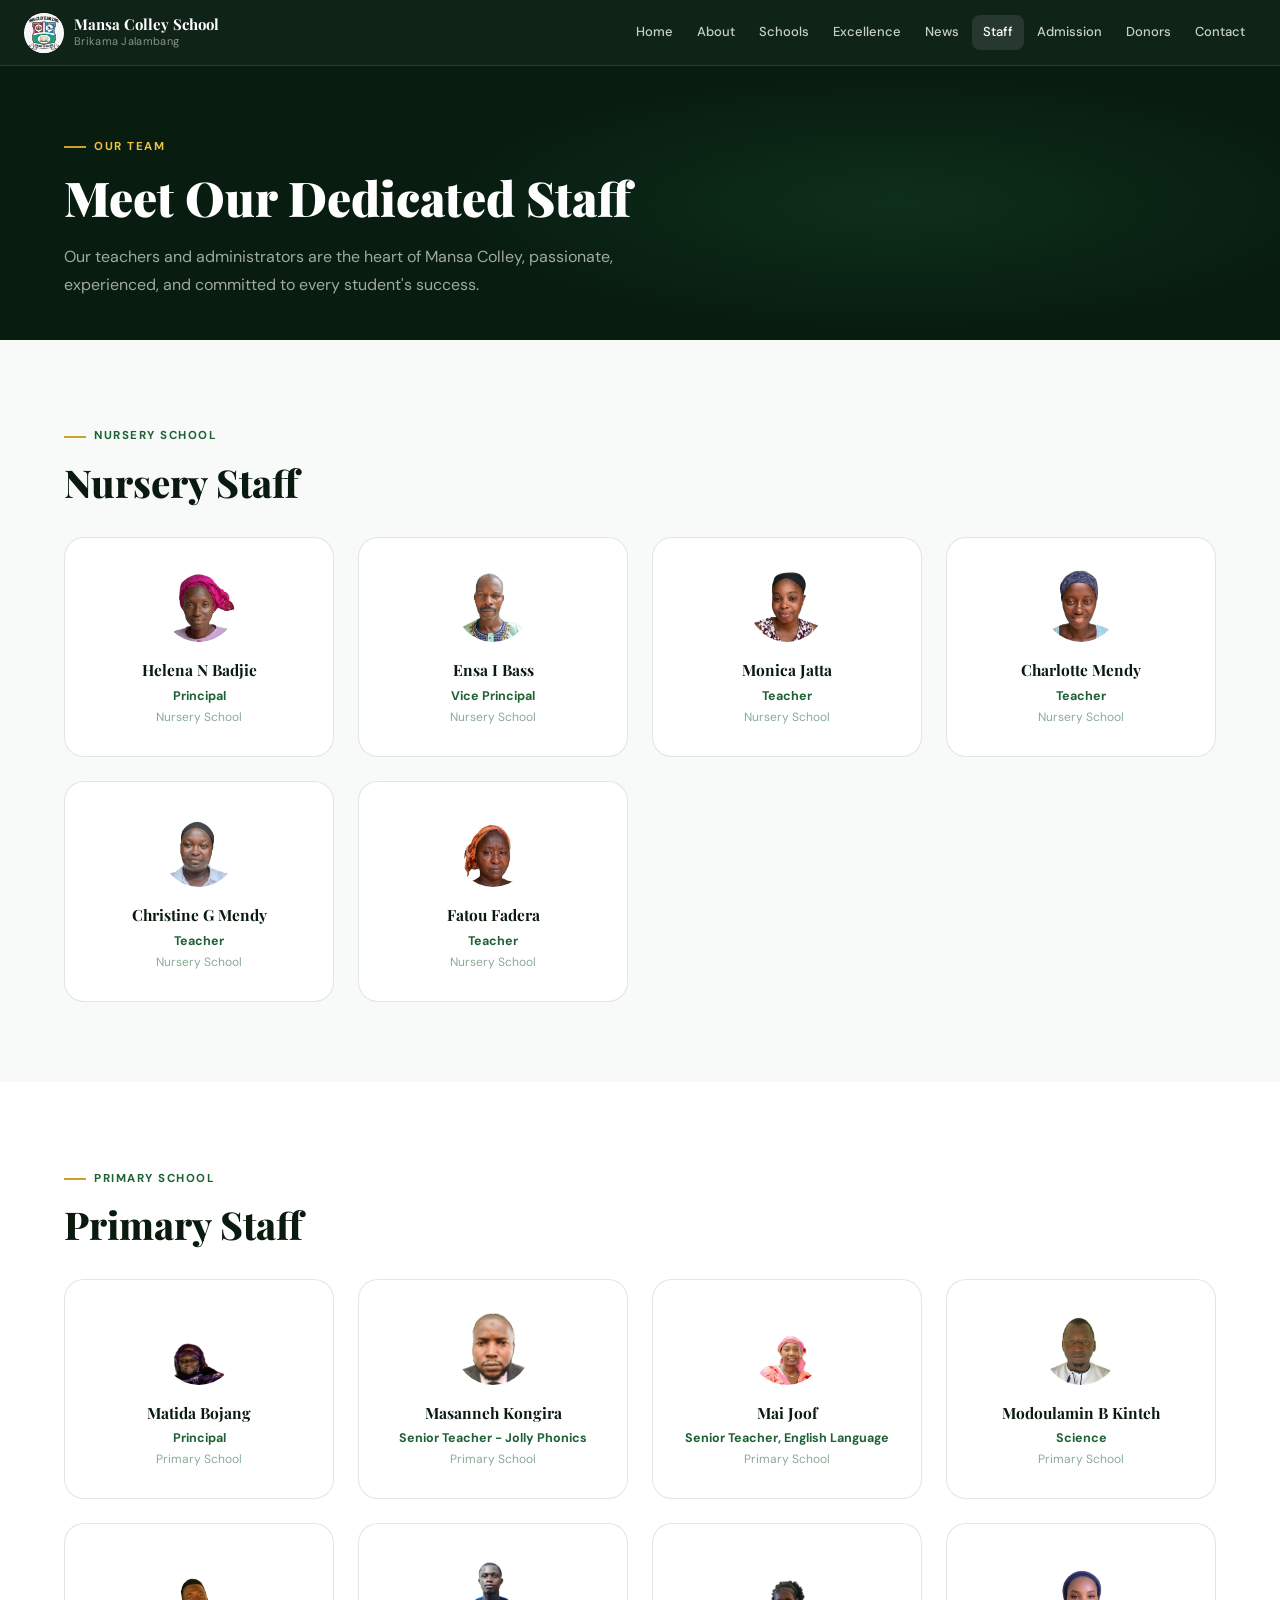
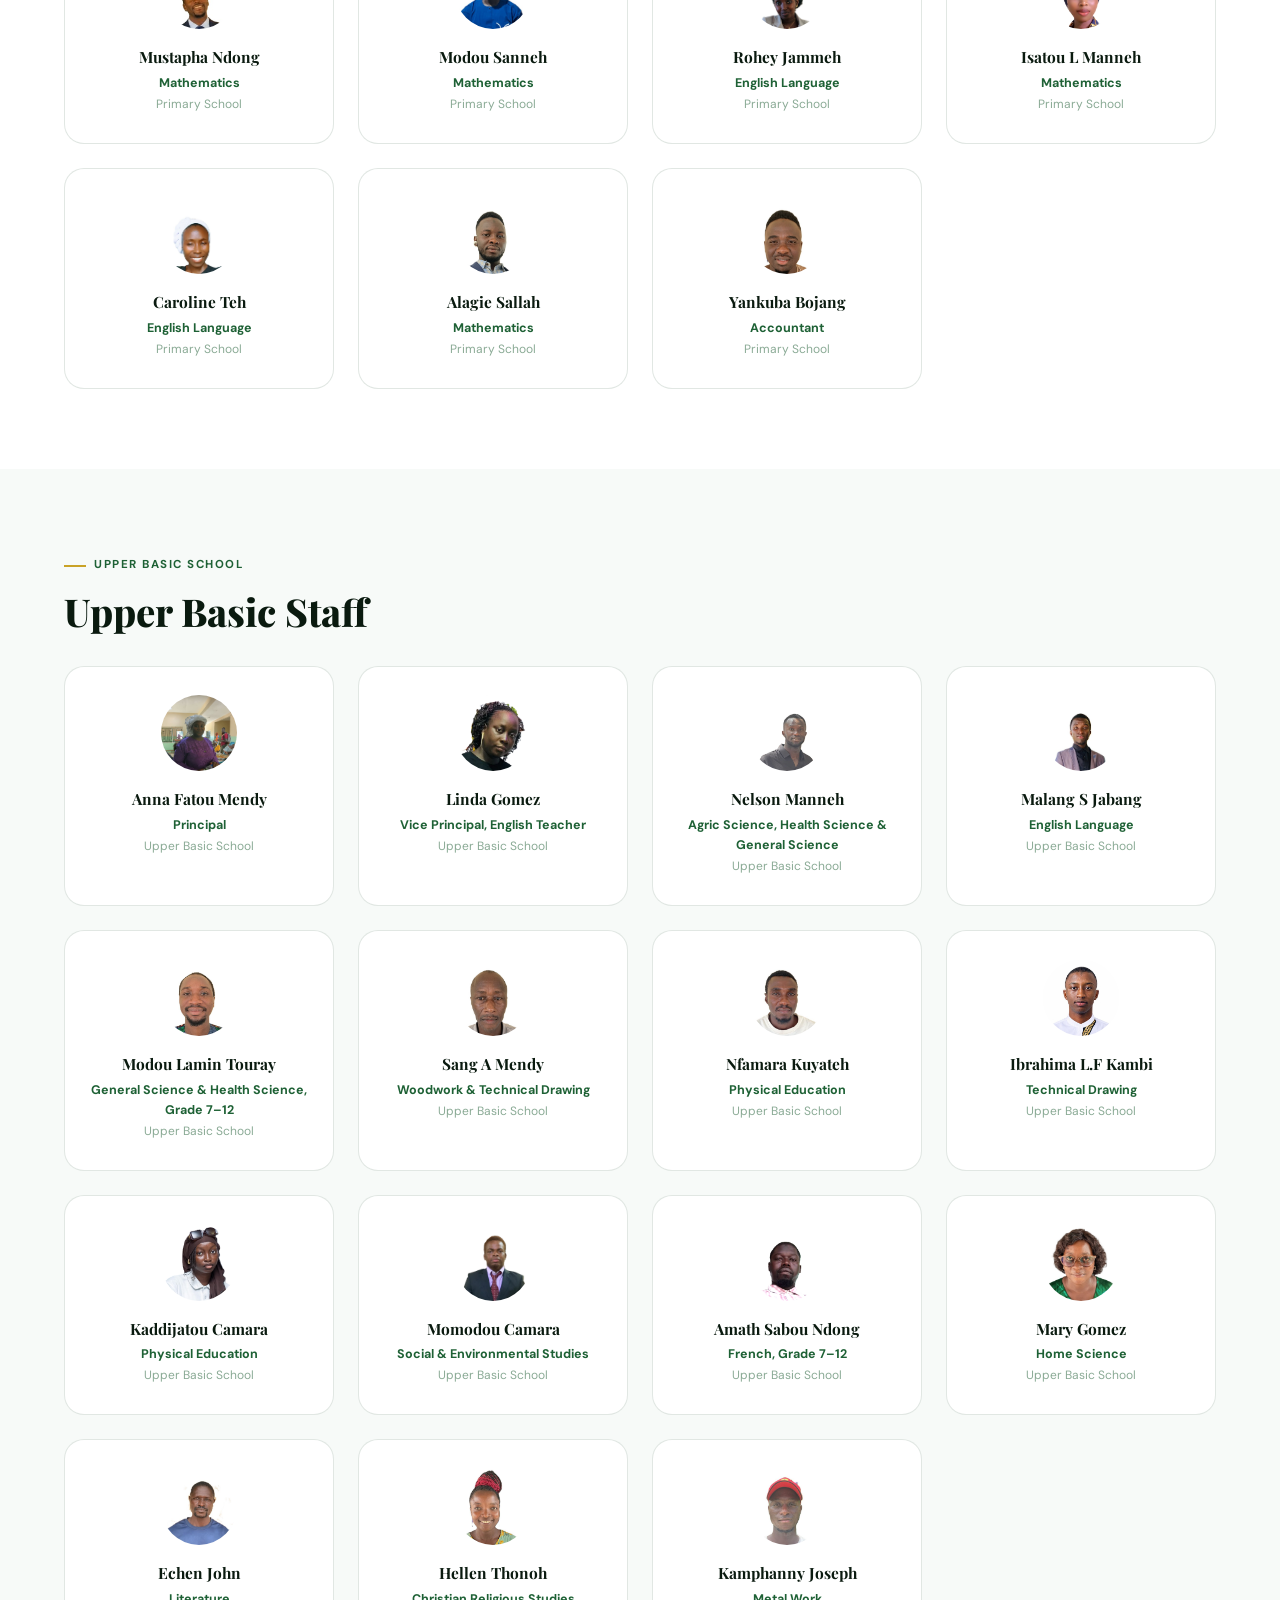
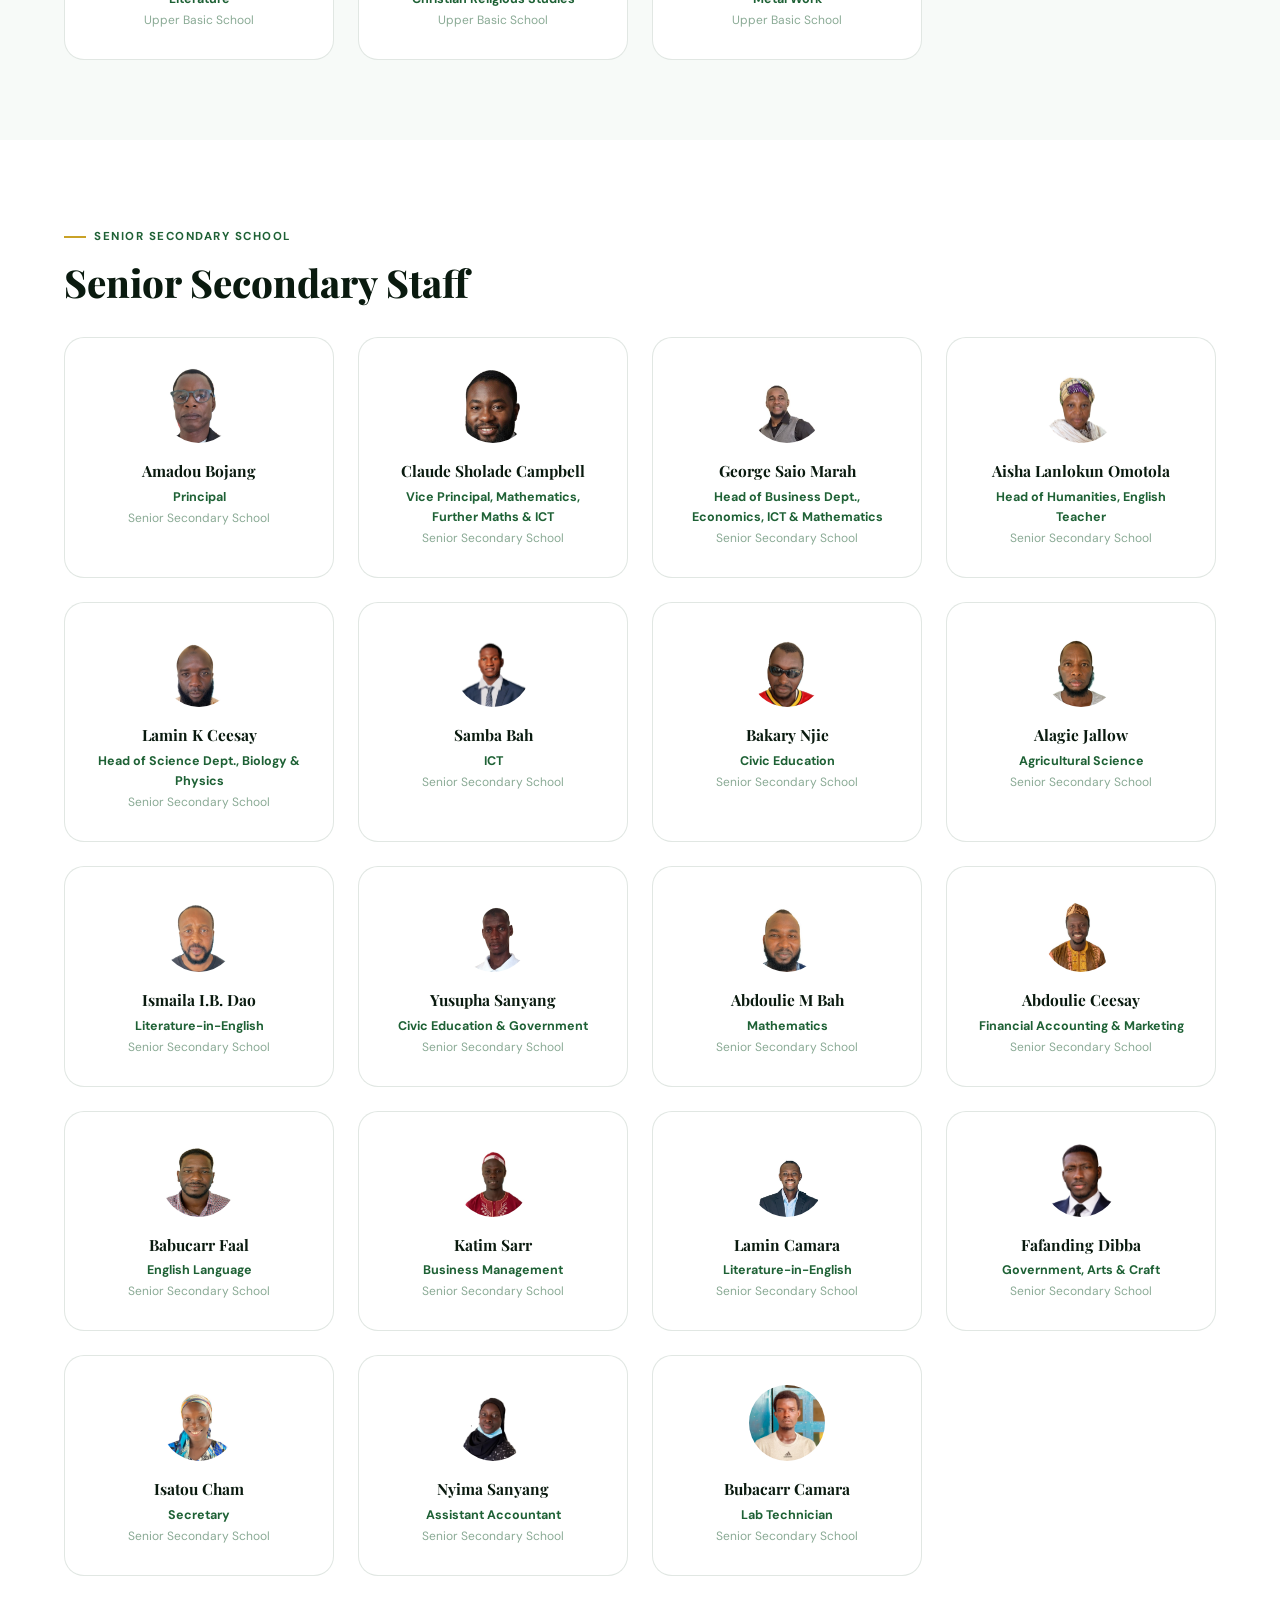
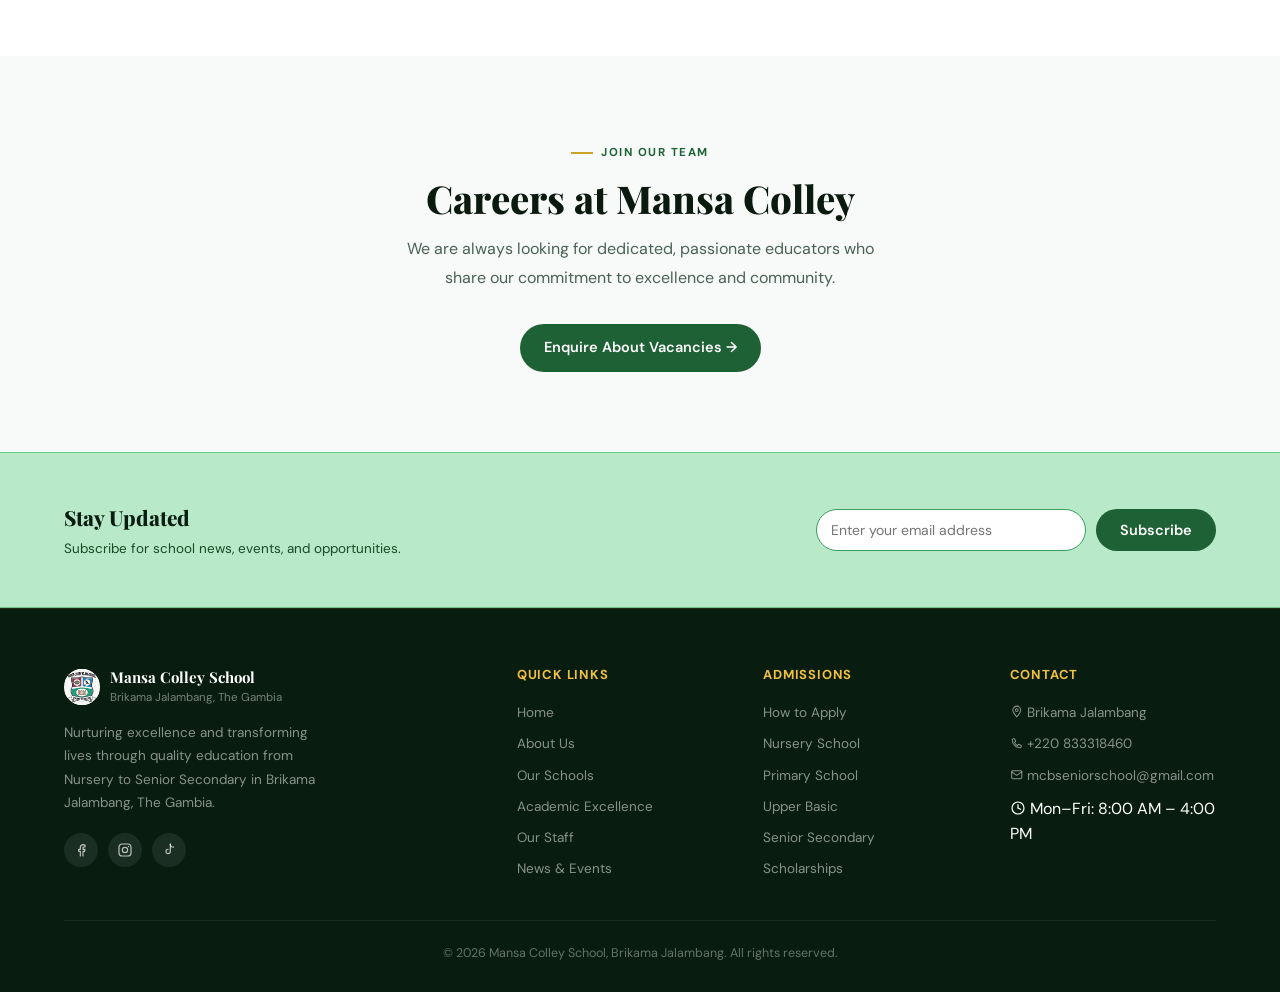
<file: staff.html>
<!DOCTYPE html>
<html lang="en">
<head>
<meta charset="UTF-8">
<meta name="viewport" content="width=device-width, initial-scale=1.0">
<title>Our Staff | Mansa Colley School</title>
<meta name="description" content="Meet the dedicated teachers and administrators of Mansa Colley School in Brikama Jalambang, The Gambia.">
<link rel="canonical" href="https://www.mansacolleybojangschool.org/staff.html">
<link rel="icon" type="image/png" href="img/logo.png">
<link rel="apple-touch-icon" href="img/logo.png">
<meta property="og:type" content="website">
<meta property="og:site_name" content="Mansa Colley School">
<meta property="og:title" content="Our Staff | Mansa Colley School">
<meta property="og:description" content="Meet the dedicated teachers and administrators of Mansa Colley School in Brikama Jalambang, The Gambia.">
<meta property="og:url" content="https://www.mansacolleybojangschool.org/staff.html">
<meta property="og:image" content="https://www.mansacolleybojangschool.org/img/hero-group.jpg">
<meta property="og:locale" content="en_GM">
<meta name="twitter:card" content="summary_large_image">
<meta name="twitter:title" content="Our Staff | Mansa Colley School">
<meta name="twitter:description" content="Meet the dedicated teachers and administrators of Mansa Colley School in Brikama Jalambang, The Gambia.">
<meta name="twitter:image" content="https://www.mansacolleybojangschool.org/img/hero-group.jpg">
<link rel="preconnect" href="https://fonts.googleapis.com">
<link rel="preconnect" href="https://fonts.gstatic.com" crossorigin>
<link href="https://fonts.googleapis.com/css2?family=DM+Sans:wght@400;500;600;700;800&family=Playfair+Display:wght@700;800;900&display=swap" rel="stylesheet">
<link rel="stylesheet" href="css/base.css">
<link rel="stylesheet" href="css/nav.css">
<link rel="stylesheet" href="css/components.css">
<link rel="stylesheet" href="css/layout.css">
<link rel="stylesheet" href="css/animations.css">
<noscript><style>.reveal{opacity:1!important;transform:none!important;}</style></noscript>
</head>
<body data-page="staff">
<svg style="display:none" aria-hidden="true">
<symbol id="icon-cap" viewBox="0 0 24 24"><polygon points="12,3 22,9 12,15 2,9"/><path d="M6 11v4c0 1.66 2.69 3 6 3s6-1.34 6-3v-4"/><line x1="22" y1="9" x2="22" y2="16"/></symbol>
<symbol id="icon-trophy" viewBox="0 0 24 24"><path d="M8 4h8v4a4 4 0 0 1-8 0V4z"/><path d="M5 5H4a1 1 0 0 0-1 1v1a3 3 0 0 0 3 3h1"/><path d="M19 5h1a1 1 0 0 1 1 1v1a3 3 0 0 1-3 3h-1"/><line x1="12" y1="12" x2="12" y2="17"/><line x1="9" y1="20" x2="15" y2="20"/><line x1="12" y1="17" x2="12" y2="20"/></symbol>
<symbol id="icon-book-open" viewBox="0 0 24 24"><path d="M12 6c-2-1.5-5-2-8-2v14c3 0 6 .5 8 2 2-1.5 5-2 8-2V4c-3 0-6 .5-8 2z"/><line x1="12" y1="6" x2="12" y2="20"/></symbol>
<symbol id="icon-books" viewBox="0 0 24 24"><rect x="3" y="3" width="4" height="18"/><rect x="10" y="3" width="4" height="18"/><rect x="17" y="3" width="4" height="18"/></symbol>
<symbol id="icon-star" viewBox="0 0 24 24"><polygon points="12,2 15,9 22,9.5 16.5,14 18.5,21 12,17 5.5,21 7.5,14 2,9.5 9,9"/></symbol>
<symbol id="icon-partnership" viewBox="0 0 24 24"><circle cx="8" cy="12" r="5"/><circle cx="16" cy="12" r="5"/></symbol>
<symbol id="icon-flask" viewBox="0 0 24 24"><path d="M9 2v6L4 18a2 2 0 0 0 2 3h12a2 2 0 0 0 2-3L15 8V2"/><line x1="9" y1="2" x2="15" y2="2"/><line x1="7" y1="14" x2="17" y2="14"/></symbol>
<symbol id="icon-award" viewBox="0 0 24 24"><circle cx="12" cy="8" r="6"/><path d="M8.5 13.5L6 22l6-3 6 3-2.5-8.5"/></symbol>
<symbol id="icon-gem" viewBox="0 0 24 24"><path d="M6 3h12l4 6-10 12L2 9z"/><line x1="2" y1="9" x2="22" y2="9"/><line x1="9" y1="3" x2="12" y2="9"/><line x1="15" y1="3" x2="12" y2="9"/></symbol>
<symbol id="icon-sprout" viewBox="0 0 24 24"><path d="M7 20h10"/><path d="M12 20v-8"/><path d="M12 12c-4 0-7-3-7-7 4 0 7 3 7 7z"/><path d="M12 12c4 0 7-3 7-7-4 0-7 3-7 7z"/></symbol>
<symbol id="icon-globe" viewBox="0 0 24 24"><circle cx="12" cy="12" r="9"/><line x1="3" y1="12" x2="21" y2="12"/><path d="M12 3c3 3.5 3 14.5 0 18"/><path d="M12 3c-3 3.5-3 14.5 0 18"/></symbol>
<symbol id="icon-ball" viewBox="0 0 24 24"><circle cx="12" cy="12" r="9"/><polygon points="12,8 15,10.5 14,14 10,14 9,10.5"/><line x1="12" y1="3" x2="12" y2="8"/><line x1="21" y1="12" x2="15" y2="10.5"/><line x1="18.5" y1="19" x2="14" y2="14"/><line x1="5.5" y1="19" x2="10" y2="14"/><line x1="3" y1="12" x2="9" y2="10.5"/></symbol>
<symbol id="icon-backpack" viewBox="0 0 24 24"><path d="M6 8a6 6 0 0 1 12 0v12H6V8z"/><path d="M9 2h6v4H9z"/><line x1="9" y1="13" x2="15" y2="13"/><path d="M6 11h-1a1 1 0 0 0-1 1v4a1 1 0 0 0 1 1h1"/><path d="M18 11h1a1 1 0 0 1 1 1v4a1 1 0 0 1-1 1h-1"/></symbol>
<symbol id="icon-school" viewBox="0 0 24 24"><path d="M3 21V10l9-6 9 6v11"/><path d="M9 21v-6h6v6"/><line x1="3" y1="21" x2="21" y2="21"/><line x1="12" y1="4" x2="12" y2="2"/></symbol>
<symbol id="icon-users" viewBox="0 0 24 24"><circle cx="9" cy="8" r="3"/><path d="M3 20c0-3.3 2.7-6 6-6s6 2.7 6 6"/><circle cx="17" cy="8" r="2.3"/><path d="M15 14.3c2.8.4 5 2.8 5 5.7"/></symbol>
<symbol id="icon-clipboard" viewBox="0 0 24 24"><rect x="5" y="4" width="14" height="17" rx="2"/><rect x="9" y="2" width="6" height="4" rx="1"/><line x1="8" y1="11" x2="16" y2="11"/><line x1="8" y1="15" x2="16" y2="15"/><line x1="8" y1="19" x2="12" y2="19"/></symbol>
<symbol id="icon-target" viewBox="0 0 24 24"><circle cx="12" cy="12" r="9"/><circle cx="12" cy="12" r="5"/><circle cx="12" cy="12" r="1.3" style="fill:currentColor"/></symbol>
<symbol id="icon-eye" viewBox="0 0 24 24"><path d="M2 12s4-7 10-7 10 7 10 7-4 7-10 7-10-7-10-7z"/><circle cx="12" cy="12" r="3"/></symbol>
<symbol id="icon-sparkles" viewBox="0 0 24 24"><path d="M12 2l1.5 5L19 9l-5.5 2L12 16l-1.5-5L5 9l5.5-2L12 2z"/><path d="M19 14l.7 2.3L22 17l-2.3.7L19 20l-.7-2.3L16 17l2.3-.7L19 14z"/></symbol>
<symbol id="icon-paperclip" viewBox="0 0 24 24"><path d="M16.5 6.5L8 15a3 3 0 0 0 4.2 4.2l8-8a5 5 0 0 0-7-7l-8.5 8.5"/></symbol>
<symbol id="icon-laptop" viewBox="0 0 24 24"><rect x="4" y="4" width="16" height="10" rx="1"/><line x1="2" y1="18" x2="22" y2="18"/></symbol>
<symbol id="icon-building" viewBox="0 0 24 24"><rect x="5" y="3" width="14" height="18" rx="1"/><rect x="8" y="6" width="2" height="2"/><rect x="14" y="6" width="2" height="2"/><rect x="8" y="11" width="2" height="2"/><rect x="14" y="11" width="2" height="2"/><rect x="10" y="16" width="4" height="5"/></symbol>
<symbol id="icon-landmark" viewBox="0 0 24 24"><polygon points="12,2 22,8 2,8"/><line x1="4" y1="8" x2="4" y2="19"/><line x1="9" y1="8" x2="9" y2="19"/><line x1="15" y1="8" x2="15" y2="19"/><line x1="20" y1="8" x2="20" y2="19"/><line x1="2" y1="21" x2="22" y2="21"/><line x1="2" y1="19" x2="22" y2="19"/></symbol>
<symbol id="icon-briefcase" viewBox="0 0 24 24"><rect x="3" y="7" width="18" height="13" rx="2"/><path d="M8 7V5a2 2 0 0 1 2-2h4a2 2 0 0 1 2 2v2"/><line x1="3" y1="12" x2="21" y2="12"/></symbol>
<symbol id="icon-crown" viewBox="0 0 24 24"><path d="M3 8l4 4 5-7 5 7 4-4-2 11H5L3 8z"/><line x1="5" y1="21" x2="19" y2="21"/></symbol>
<symbol id="icon-megaphone" viewBox="0 0 24 24"><path d="M3 10v4h3l5 4V6l-5 4H3z"/><path d="M11 7l7-3v16l-7-3"/><path d="M18 10a3 3 0 0 1 0 4"/></symbol>
<symbol id="icon-calendar" viewBox="0 0 24 24"><rect x="3" y="5" width="18" height="16" rx="2"/><line x1="3" y1="10" x2="21" y2="10"/><line x1="8" y1="3" x2="8" y2="7"/><line x1="16" y1="3" x2="16" y2="7"/></symbol>
<symbol id="icon-pin" viewBox="0 0 24 24"><path d="M12 21s-7-7.5-7-12a7 7 0 0 1 14 0c0 4.5-7 12-7 12z"/><circle cx="12" cy="9" r="2.5"/></symbol>
<symbol id="icon-phone" viewBox="0 0 24 24"><path d="M4 5c0-1 1-2 2-2h2l2 5-2 1.5c1 2.5 3 4.5 5.5 5.5L15 13l5 2v2c0 1-1 2-2 2C10.5 19 4 12.5 4 5z"/></symbol>
<symbol id="icon-mail" viewBox="0 0 24 24"><rect x="3" y="5" width="18" height="14" rx="2"/><path d="M3 7l9 6 9-6"/></symbol>
<symbol id="icon-clock" viewBox="0 0 24 24"><circle cx="12" cy="12" r="9"/><line x1="12" y1="7" x2="12" y2="12"/><line x1="12" y1="12" x2="16" y2="14"/></symbol>
<symbol id="icon-flag" viewBox="0 0 24 24"><path d="M5 21V4"/><path d="M5 4h14l-3 4 3 4H5"/></symbol>
<symbol id="icon-download" viewBox="0 0 24 24"><path d="M12 3v12"/><path d="M7 10l5 5 5-5"/><line x1="4" y1="21" x2="20" y2="21"/></symbol>
<symbol id="icon-facebook" viewBox="0 0 24 24"><path d="M15 21v-7h2.5l.5-3H15V9a1.5 1.5 0 0 1 1.5-1.5H18V4.5A14 14 0 0 0 15.5 4C13 4 11 5.8 11 8.5V11H8.5v3H11v7"/></symbol>
<symbol id="icon-instagram" viewBox="0 0 24 24"><rect x="3" y="3" width="18" height="18" rx="5"/><circle cx="12" cy="12" r="4"/><circle cx="17.2" cy="6.8" r="1" style="fill:currentColor;stroke:none"/></symbol>
<symbol id="icon-tiktok" viewBox="0 0 24 24"><path d="M14 3v11.2a3.3 3.3 0 1 1-3.3-3.3"/><path d="M14 3a4.8 4.8 0 0 0 4.8 4.8"/></symbol>
</svg>


<nav class="nav">
  <a href="index.html" class="nav-logo">
    <div class="nav-logo-badge"><img src="img/logo.png" alt="Mansa Colley School crest"></div>
    <div class="nav-logo-text">
      <div class="nav-logo-name">Mansa Colley School</div>
      <div class="nav-logo-sub">Brikama Jalambang</div>
    </div>
  </a>
  <div class="nav-links">
    <a href="index.html" class="nav-link" data-page="home">Home</a>
    <a href="about.html" class="nav-link" data-page="about">About</a>
    <a href="schools.html" class="nav-link" data-page="schools">Schools</a>
    <a href="excellence.html" class="nav-link" data-page="excellence">Excellence</a>
    <a href="news.html" class="nav-link" data-page="news">News</a>
    <a href="staff.html" class="nav-link active" data-page="staff">Staff</a>
    <a href="admission.html" class="nav-link" data-page="admission">Admission</a>
    <a href="donors.html" class="nav-link" data-page="donors">Donors</a>
    <a href="contact.html" class="nav-link" data-page="contact">Contact</a>
  </div>
  <button class="hamburger" id="hamburger" aria-label="Toggle menu">
    <span></span><span></span><span></span>
  </button>
</nav>
<div class="mobile-menu" id="mobileMenu">
  <a href="index.html" class="mobile-link" data-page="home">Home</a>
  <a href="about.html" class="mobile-link" data-page="about">About</a>
  <a href="schools.html" class="mobile-link" data-page="schools">Schools</a>
  <a href="excellence.html" class="mobile-link" data-page="excellence">Excellence</a>
  <a href="news.html" class="mobile-link" data-page="news">News</a>
  <a href="staff.html" class="mobile-link active" data-page="staff">Staff</a>
  <a href="admission.html" class="mobile-link mobile-cta" data-page="admission">Admission</a>
  <a href="donors.html" class="mobile-link" data-page="donors">Donors</a>
  <a href="contact.html" class="mobile-link" data-page="contact">Contact</a>
</div>

<div class="page">
  <div class="page-banner">
    <div class="container">
      <div class="slabel" style="color:var(--goldi)">Our Team</div>
      <h1>Meet Our Dedicated Staff</h1>
      <p>Our teachers and administrators are the heart of Mansa Colley, passionate, experienced, and committed to every student's success.</p>
    </div>
  </div>

  <section class="section" style="background:var(--bg)">
    <div class="container">
      <div class="slabel">Nursery School</div>
      <h2 class="stitle" style="margin-bottom:2rem">Nursery Staff</h2>
      <div class="grid-4">
        <div class="staff-card reveal">
          <div class="staff-av"><img src="img/staff/helena-n-badjie.jpg" alt="Helena N Badjie" loading="lazy"></div>
          <div class="staff-name">Helena N Badjie</div>
          <div class="staff-role">Principal</div>
          <div class="staff-dept">Nursery School</div>
        </div>
        <div class="staff-card reveal">
          <div class="staff-av"><img src="img/staff/ensa-i-bass.jpg" alt="Ensa I Bass" loading="lazy"></div>
          <div class="staff-name">Ensa I Bass</div>
          <div class="staff-role">Vice Principal</div>
          <div class="staff-dept">Nursery School</div>
        </div>
        <div class="staff-card reveal">
          <div class="staff-av"><img src="img/staff/monica-jatta.jpg" alt="Monica Jatta" loading="lazy"></div>
          <div class="staff-name">Monica Jatta</div>
          <div class="staff-role">Teacher</div>
          <div class="staff-dept">Nursery School</div>
        </div>
        <div class="staff-card reveal">
          <div class="staff-av"><img src="img/staff/charlotte-mendy.jpg" alt="Charlotte Mendy" loading="lazy"></div>
          <div class="staff-name">Charlotte Mendy</div>
          <div class="staff-role">Teacher</div>
          <div class="staff-dept">Nursery School</div>
        </div>
        <div class="staff-card reveal">
          <div class="staff-av"><img src="img/staff/christine-g-mendy.jpg" alt="Christine G Mendy" loading="lazy"></div>
          <div class="staff-name">Christine G Mendy</div>
          <div class="staff-role">Teacher</div>
          <div class="staff-dept">Nursery School</div>
        </div>
        <div class="staff-card reveal">
          <div class="staff-av"><img src="img/staff/fatou-fadera.jpg" alt="Fatou Fadera" loading="lazy"></div>
          <div class="staff-name">Fatou Fadera</div>
          <div class="staff-role">Teacher</div>
          <div class="staff-dept">Nursery School</div>
        </div>
      </div>
    </div>
  </section>

  <section class="section" style="background:var(--white)">
    <div class="container">
      <div class="slabel">Primary School</div>
      <h2 class="stitle" style="margin-bottom:2rem">Primary Staff</h2>
      <div class="grid-4">
        <div class="staff-card reveal">
          <div class="staff-av"><img src="img/staff/matida-bojang.jpg" alt="Matida Bojang" loading="lazy"></div>
          <div class="staff-name">Matida Bojang</div>
          <div class="staff-role">Principal</div>
          <div class="staff-dept">Primary School</div>
        </div>
        <div class="staff-card reveal">
          <div class="staff-av"><img src="img/staff/masanneh-kongira.jpg" alt="Masanneh Kongira" loading="lazy"></div>
          <div class="staff-name">Masanneh Kongira</div>
          <div class="staff-role">Senior Teacher - Jolly Phonics</div>
          <div class="staff-dept">Primary School</div>
        </div>
        <div class="staff-card reveal">
          <div class="staff-av"><img src="img/staff/mai-joof.jpg" alt="Mai Joof" loading="lazy"></div>
          <div class="staff-name">Mai Joof</div>
          <div class="staff-role">Senior Teacher, English Language</div>
          <div class="staff-dept">Primary School</div>
        </div>
        <div class="staff-card reveal">
          <div class="staff-av"><img src="img/staff/modoulamin-b-kinteh.jpg" alt="Modoulamin B Kinteh" loading="lazy"></div>
          <div class="staff-name">Modoulamin B Kinteh</div>
          <div class="staff-role">Science</div>
          <div class="staff-dept">Primary School</div>
        </div>
        <div class="staff-card reveal">
          <div class="staff-av"><img src="img/staff/mustapha-ndong.jpg" alt="Mustapha Ndong" loading="lazy"></div>
          <div class="staff-name">Mustapha Ndong</div>
          <div class="staff-role">Mathematics</div>
          <div class="staff-dept">Primary School</div>
        </div>
        <div class="staff-card reveal">
          <div class="staff-av"><img src="img/staff/modou-sanneh.jpg" alt="Modou Sanneh" loading="lazy"></div>
          <div class="staff-name">Modou Sanneh</div>
          <div class="staff-role">Mathematics</div>
          <div class="staff-dept">Primary School</div>
        </div>
        <div class="staff-card reveal">
          <div class="staff-av"><img src="img/staff/rohey-jammeh.jpg" alt="Rohey Jammeh" loading="lazy"></div>
          <div class="staff-name">Rohey Jammeh</div>
          <div class="staff-role">English Language</div>
          <div class="staff-dept">Primary School</div>
        </div>
        <div class="staff-card reveal">
          <div class="staff-av"><img src="img/staff/isatou-l-manneh.jpg" alt="Isatou L Manneh" loading="lazy"></div>
          <div class="staff-name">Isatou L Manneh</div>
          <div class="staff-role">Mathematics</div>
          <div class="staff-dept">Primary School</div>
        </div>
        <div class="staff-card reveal">
          <div class="staff-av"><img src="img/staff/caroline-teh.jpg" alt="Caroline Teh" loading="lazy"></div>
          <div class="staff-name">Caroline Teh</div>
          <div class="staff-role">English Language</div>
          <div class="staff-dept">Primary School</div>
        </div>
        <div class="staff-card reveal">
          <div class="staff-av"><img src="img/staff/alagie-sallah.jpg" alt="Alagie Sallah" loading="lazy"></div>
          <div class="staff-name">Alagie Sallah</div>
          <div class="staff-role">Mathematics</div>
          <div class="staff-dept">Primary School</div>
        </div>
        <div class="staff-card reveal">
          <div class="staff-av"><img src="img/staff/yankuba-bojang.jpg" alt="Yankuba Bojang" loading="lazy"></div>
          <div class="staff-name">Yankuba Bojang</div>
          <div class="staff-role">Accountant</div>
          <div class="staff-dept">Primary School</div>
        </div>
      </div>
    </div>
  </section>

  <section class="section" style="background:var(--bg)">
    <div class="container">
      <div class="slabel">Upper Basic School</div>
      <h2 class="stitle" style="margin-bottom:2rem">Upper Basic Staff</h2>
      <div class="grid-4">
        <div class="staff-card reveal">
          <div class="staff-av"><img src="img/staff/anna-fatou-mendy.jpg" alt="Anna Fatou Mendy" loading="lazy"></div>
          <div class="staff-name">Anna Fatou Mendy</div>
          <div class="staff-role">Principal</div>
          <div class="staff-dept">Upper Basic School</div>
        </div>
        <div class="staff-card reveal">
          <div class="staff-av"><img src="img/staff/linda-gomez.jpg" alt="Linda Gomez" loading="lazy"></div>
          <div class="staff-name">Linda Gomez</div>
          <div class="staff-role">Vice Principal, English Teacher</div>
          <div class="staff-dept">Upper Basic School</div>
        </div>
        <div class="staff-card reveal">
          <div class="staff-av"><img src="img/staff/nelson-manneh.jpg" alt="Nelson Manneh" loading="lazy"></div>
          <div class="staff-name">Nelson Manneh</div>
          <div class="staff-role">Agric Science, Health Science &amp; General Science</div>
          <div class="staff-dept">Upper Basic School</div>
        </div>
        <div class="staff-card reveal">
          <div class="staff-av"><img src="img/staff/malang-s-jabang.jpg" alt="Malang S Jabang" loading="lazy"></div>
          <div class="staff-name">Malang S Jabang</div>
          <div class="staff-role">English Language</div>
          <div class="staff-dept">Upper Basic School</div>
        </div>
        <div class="staff-card reveal">
          <div class="staff-av"><img src="img/staff/modou-lamin-touray.jpg" alt="Modou Lamin Touray" loading="lazy"></div>
          <div class="staff-name">Modou Lamin Touray</div>
          <div class="staff-role">General Science &amp; Health Science, Grade 7–12</div>
          <div class="staff-dept">Upper Basic School</div>
        </div>
        <div class="staff-card reveal">
          <div class="staff-av"><img src="img/staff/sang-a-mendy.jpg" alt="Sang A Mendy" loading="lazy"></div>
          <div class="staff-name">Sang A Mendy</div>
          <div class="staff-role">Woodwork &amp; Technical Drawing</div>
          <div class="staff-dept">Upper Basic School</div>
        </div>
        <div class="staff-card reveal">
          <div class="staff-av"><img src="img/staff/nfamara-kuyateh.jpg" alt="Nfamara Kuyateh" loading="lazy"></div>
          <div class="staff-name">Nfamara Kuyateh</div>
          <div class="staff-role">Physical Education</div>
          <div class="staff-dept">Upper Basic School</div>
        </div>
        <div class="staff-card reveal">
          <div class="staff-av"><img src="img/staff/ibrahima-lf-kambi.jpg" alt="Ibrahima L.F Kambi" loading="lazy"></div>
          <div class="staff-name">Ibrahima L.F Kambi</div>
          <div class="staff-role">Technical Drawing</div>
          <div class="staff-dept">Upper Basic School</div>
        </div>
        <div class="staff-card reveal">
          <div class="staff-av"><img src="img/staff/kaddijatou-camara.jpg" alt="Kaddijatou Camara" loading="lazy"></div>
          <div class="staff-name">Kaddijatou Camara</div>
          <div class="staff-role">Physical Education</div>
          <div class="staff-dept">Upper Basic School</div>
        </div>
        <div class="staff-card reveal">
          <div class="staff-av"><img src="img/staff/momodou-camara.jpg" alt="Momodou Camara" loading="lazy"></div>
          <div class="staff-name">Momodou Camara</div>
          <div class="staff-role">Social &amp; Environmental Studies</div>
          <div class="staff-dept">Upper Basic School</div>
        </div>
        <div class="staff-card reveal">
          <div class="staff-av"><img src="img/staff/amath-sabou-ndong.jpg" alt="Amath Sabou Ndong" loading="lazy"></div>
          <div class="staff-name">Amath Sabou Ndong</div>
          <div class="staff-role">French, Grade 7–12</div>
          <div class="staff-dept">Upper Basic School</div>
        </div>
        <div class="staff-card reveal">
          <div class="staff-av"><img src="img/staff/mary-gomez.jpg" alt="Mary Gomez" loading="lazy"></div>
          <div class="staff-name">Mary Gomez</div>
          <div class="staff-role">Home Science</div>
          <div class="staff-dept">Upper Basic School</div>
        </div>
        <div class="staff-card reveal">
          <div class="staff-av"><img src="img/staff/echen-john.jpg" alt="Echen John" loading="lazy"></div>
          <div class="staff-name">Echen John</div>
          <div class="staff-role">Literature</div>
          <div class="staff-dept">Upper Basic School</div>
        </div>
        <div class="staff-card reveal">
          <div class="staff-av"><img src="img/staff/hellen-thonoh.jpg" alt="Hellen Thonoh" loading="lazy"></div>
          <div class="staff-name">Hellen Thonoh</div>
          <div class="staff-role">Christian Religious Studies</div>
          <div class="staff-dept">Upper Basic School</div>
        </div>
        <div class="staff-card reveal">
          <div class="staff-av"><img src="img/staff/kamphanny-joseph.jpg" alt="Kamphanny Joseph" loading="lazy"></div>
          <div class="staff-name">Kamphanny Joseph</div>
          <div class="staff-role">Metal Work</div>
          <div class="staff-dept">Upper Basic School</div>
        </div>
      </div>
    </div>
  </section>

  <section class="section" style="background:var(--white)">
    <div class="container">
      <div class="slabel">Senior Secondary School</div>
      <h2 class="stitle" style="margin-bottom:2rem">Senior Secondary Staff</h2>
      <div class="grid-4">
        <div class="staff-card reveal">
          <div class="staff-av"><img src="img/staff/amadou-bojang.jpg" alt="Amadou Bojang" loading="lazy"></div>
          <div class="staff-name">Amadou Bojang</div>
          <div class="staff-role">Principal</div>
          <div class="staff-dept">Senior Secondary School</div>
        </div>
        <div class="staff-card reveal">
          <div class="staff-av"><img src="img/staff/claude-sholade-campbell.jpg" alt="Claude Sholade Campbell" loading="lazy"></div>
          <div class="staff-name">Claude Sholade Campbell</div>
          <div class="staff-role">Vice Principal, Mathematics, Further Maths &amp; ICT</div>
          <div class="staff-dept">Senior Secondary School</div>
        </div>
        <div class="staff-card reveal">
          <div class="staff-av"><img src="img/staff/george-saio-marah.jpg" alt="George Saio Marah" loading="lazy"></div>
          <div class="staff-name">George Saio Marah</div>
          <div class="staff-role">Head of Business Dept., Economics, ICT &amp; Mathematics</div>
          <div class="staff-dept">Senior Secondary School</div>
        </div>
        <div class="staff-card reveal">
          <div class="staff-av"><img src="img/staff/aisha-lanlokun-omotola.jpg" alt="Aisha Lanlokun Omotola" loading="lazy"></div>
          <div class="staff-name">Aisha Lanlokun Omotola</div>
          <div class="staff-role">Head of Humanities, English Teacher</div>
          <div class="staff-dept">Senior Secondary School</div>
        </div>
        <div class="staff-card reveal">
          <div class="staff-av"><img src="img/staff/lamin-k-ceesay.jpg" alt="Lamin K Ceesay" loading="lazy"></div>
          <div class="staff-name">Lamin K Ceesay</div>
          <div class="staff-role">Head of Science Dept., Biology &amp; Physics</div>
          <div class="staff-dept">Senior Secondary School</div>
        </div>
        <div class="staff-card reveal">
          <div class="staff-av"><img src="img/staff/samba-bah.jpg" alt="Samba Bah" loading="lazy"></div>
          <div class="staff-name">Samba Bah</div>
          <div class="staff-role">ICT</div>
          <div class="staff-dept">Senior Secondary School</div>
        </div>
        <div class="staff-card reveal">
          <div class="staff-av"><img src="img/staff/bakary-njie.jpg" alt="Bakary Njie" loading="lazy"></div>
          <div class="staff-name">Bakary Njie</div>
          <div class="staff-role">Civic Education</div>
          <div class="staff-dept">Senior Secondary School</div>
        </div>
        <div class="staff-card reveal">
          <div class="staff-av"><img src="img/staff/alagie-jallow.jpg" alt="Alagie Jallow" loading="lazy"></div>
          <div class="staff-name">Alagie Jallow</div>
          <div class="staff-role">Agricultural Science</div>
          <div class="staff-dept">Senior Secondary School</div>
        </div>
        <div class="staff-card reveal">
          <div class="staff-av"><img src="img/staff/ismaila-ib-dao.jpg" alt="Ismaila I.B. Dao" loading="lazy"></div>
          <div class="staff-name">Ismaila I.B. Dao</div>
          <div class="staff-role">Literature-in-English</div>
          <div class="staff-dept">Senior Secondary School</div>
        </div>
        <div class="staff-card reveal">
          <div class="staff-av"><img src="img/staff/yusupha-sanyang.jpg" alt="Yusupha Sanyang" loading="lazy"></div>
          <div class="staff-name">Yusupha Sanyang</div>
          <div class="staff-role">Civic Education &amp; Government</div>
          <div class="staff-dept">Senior Secondary School</div>
        </div>
        <div class="staff-card reveal">
          <div class="staff-av"><img src="img/staff/abdoulie-m-bah.jpg" alt="Abdoulie M Bah" loading="lazy"></div>
          <div class="staff-name">Abdoulie M Bah</div>
          <div class="staff-role">Mathematics</div>
          <div class="staff-dept">Senior Secondary School</div>
        </div>
        <div class="staff-card reveal">
          <div class="staff-av"><img src="img/staff/abdoulie-ceesay.jpg" alt="Abdoulie Ceesay" loading="lazy"></div>
          <div class="staff-name">Abdoulie Ceesay</div>
          <div class="staff-role">Financial Accounting &amp; Marketing</div>
          <div class="staff-dept">Senior Secondary School</div>
        </div>
        <div class="staff-card reveal">
          <div class="staff-av"><img src="img/staff/babucarr-faal.jpg" alt="Babucarr Faal" loading="lazy"></div>
          <div class="staff-name">Babucarr Faal</div>
          <div class="staff-role">English Language</div>
          <div class="staff-dept">Senior Secondary School</div>
        </div>
        <div class="staff-card reveal">
          <div class="staff-av"><img src="img/staff/katim-sarr.jpg" alt="Katim Sarr" loading="lazy"></div>
          <div class="staff-name">Katim Sarr</div>
          <div class="staff-role">Business Management</div>
          <div class="staff-dept">Senior Secondary School</div>
        </div>
        <div class="staff-card reveal">
          <div class="staff-av"><img src="img/staff/lamin-camara.jpg" alt="Lamin Camara" loading="lazy"></div>
          <div class="staff-name">Lamin Camara</div>
          <div class="staff-role">Literature-in-English</div>
          <div class="staff-dept">Senior Secondary School</div>
        </div>
        <div class="staff-card reveal">
          <div class="staff-av"><img src="img/staff/fafanding-dibba.jpg" alt="Fafanding Dibba" loading="lazy"></div>
          <div class="staff-name">Fafanding Dibba</div>
          <div class="staff-role">Government, Arts &amp; Craft</div>
          <div class="staff-dept">Senior Secondary School</div>
        </div>
        <div class="staff-card reveal">
          <div class="staff-av"><img src="img/staff/isatou-cham.jpg" alt="Isatou Cham" loading="lazy"></div>
          <div class="staff-name">Isatou Cham</div>
          <div class="staff-role">Secretary</div>
          <div class="staff-dept">Senior Secondary School</div>
        </div>
        <div class="staff-card reveal">
          <div class="staff-av"><img src="img/staff/nyima-sanyang.jpg" alt="Nyima Sanyang" loading="lazy"></div>
          <div class="staff-name">Nyima Sanyang</div>
          <div class="staff-role">Assistant Accountant</div>
          <div class="staff-dept">Senior Secondary School</div>
        </div>
        <div class="staff-card reveal">
          <div class="staff-av"><img src="img/staff/bubacarr-camara.jpg" alt="Bubacarr Camara" loading="lazy"></div>
          <div class="staff-name">Bubacarr Camara</div>
          <div class="staff-role">Lab Technician</div>
          <div class="staff-dept">Senior Secondary School</div>
        </div>
      </div>
    </div>
  </section>

  <section class="section" style="background:var(--bg)">
    <div class="container center">
      <div class="slabel">Join Our Team</div>
      <h2 class="stitle">Careers at Mansa Colley</h2>
      <p class="sdesc" style="max-width:480px;margin:0 auto 2rem">We are always looking for dedicated, passionate educators who share our commitment to excellence and community.</p>
      <a href="contact.html" class="btn btn-green">Enquire About Vacancies →</a>
    </div>
  </section>

  <div class="nl-strip">
    <div class="container">
      <div class="nl-inner">
        <div>
          <div class="nl-title">Stay Updated</div>
          <div class="nl-sub">Subscribe for school news, events, and opportunities.</div>
        </div>
        <form class="nl-form" data-formspree action="https://formspree.io/f/myeekrra" method="POST">
          <input type="email" name="email" class="nl-input" placeholder="Enter your email address" required>
          <button type="submit" class="btn btn-green">Subscribe</button>
        </form>
      </div>
    </div>
  </div>
</div>

<footer>
  <div class="container">
    <div class="footer-grid">
      <div>
        <div style="display:flex;align-items:center;gap:10px;margin-bottom:0.8rem">
          <div class="nav-logo-badge" style="width:36px;height:36px"><img src="img/logo.png" alt="Mansa Colley School crest"></div>
          <div>
            <div style="font-family:var(--font-heading);font-weight:700;font-size:15px">Mansa Colley School</div>
            <div style="font-size:11.5px;color:rgba(255,255,255,0.45)">Brikama Jalambang, The Gambia</div>
          </div>
        </div>
        <div class="footer-desc">Nurturing excellence and transforming lives through quality education from Nursery to Senior Secondary in Brikama Jalambang, The Gambia.</div>
        <div class="social-links">
          <a href="https://www.facebook.com/share/19mGzbD76h/" target="_blank" rel="noopener noreferrer" aria-label="Facebook" class="social-link"><svg class="icon" aria-hidden="true" focusable="false"><use href="#icon-facebook"></use></svg></a>
          <a href="https://www.instagram.com/mansacolleybojangmedia/" target="_blank" rel="noopener noreferrer" aria-label="Instagram" class="social-link"><svg class="icon" aria-hidden="true" focusable="false"><use href="#icon-instagram"></use></svg></a>
          <a href="https://www.tiktok.com/@mansacolleybojangmedia" target="_blank" rel="noopener noreferrer" aria-label="TikTok" class="social-link"><svg class="icon" aria-hidden="true" focusable="false"><use href="#icon-tiktok"></use></svg></a>
        </div>
      </div>
      <div>
        <div class="fcol-title">Quick Links</div>
        <ul class="flinks">
          <li><a href="index.html">Home</a></li>
          <li><a href="about.html">About Us</a></li>
          <li><a href="schools.html">Our Schools</a></li>
          <li><a href="excellence.html">Academic Excellence</a></li>
          <li><a href="staff.html">Our Staff</a></li>
          <li><a href="news.html">News &amp; Events</a></li>
        </ul>
      </div>
      <div>
        <div class="fcol-title">Admissions</div>
        <ul class="flinks">
          <li><a href="admission.html">How to Apply</a></li>
          <li><a href="schools.html#nursery">Nursery School</a></li>
          <li><a href="schools.html#primary">Primary School</a></li>
          <li><a href="schools.html#upper">Upper Basic</a></li>
          <li><a href="schools.html#senior">Senior Secondary</a></li>
          <li><a href="donors.html">Scholarships</a></li>
        </ul>
      </div>
      <div>
        <div class="fcol-title">Contact</div>
        <ul class="flinks">
          <li><a href="contact.html"><svg class="icon" aria-hidden="true" focusable="false"><use href="#icon-pin"></use></svg> Brikama Jalambang</a></li>
          <li><a href="tel:+220833318460"><svg class="icon" aria-hidden="true" focusable="false"><use href="#icon-phone"></use></svg> +220 833318460</a></li>
          <li><a href="mailto:mcbseniorschool@gmail.com"><svg class="icon" aria-hidden="true" focusable="false"><use href="#icon-mail"></use></svg> mcbseniorschool@gmail.com</a></li>
          <li><span><svg class="icon" aria-hidden="true" focusable="false"><use href="#icon-clock"></use></svg> Mon–Fri: 8:00 AM – 4:00 PM</span></li>
        </ul>
      </div>
    </div>
    <div class="footer-bottom">
      <div class="fcopy">© <span data-year></span> Mansa Colley School, Brikama Jalambang. All rights reserved.</div>
    </div>
  </div>
</footer>

<script src="js/site.js" defer></script>
</body>
</html>
</file>
<file: css/base.css>
/* ============================================================
   BASE.CSS — Variables, Reset, Typography
   Mansa Colley School
   ============================================================ */

:root {
  /* Green palette */
  --g9: #081c10;
  --g8: #0d2b17;
  --g7: #12391e;
  --g6: #174a27;
  --g5: #1e6135;
  --g4: #267a43;
  --g3: #3a9e5f;
  --g2: #6bc98a;
  --g1: #b8eac9;
  --g0: #eaf8ef;

  /* Gold palette */
  --gold:  #c9a227;
  --goldd: #a07f1a;
  --goldi: #f0c040;
  --gold0: #fef9e7;

  /* Neutrals */
  --bg:     #f7faf8;
  --white:  #ffffff;
  --dark:   #0a1a0f;
  --muted:  #4a6155;
  --light:  #8aaa95;

  /* UI */
  --border:    rgba(23,74,39,0.13);
  --radius:    12px;
  --radiuslg:  20px;
  --radiusxl:  32px;
  --shadow:    0 2px 16px rgba(8,28,16,0.09);
  --shadowmd:  0 8px 40px rgba(8,28,16,0.14);
  --shadowlg:  0 20px 80px rgba(8,28,16,0.18);

  /* Typography */
  --font-body:    'DM Sans', sans-serif;
  --font-heading: 'Playfair Display', serif;
}

/* Reset */
*, *::before, *::after { margin: 0; padding: 0; box-sizing: border-box; }
html { scroll-behavior: smooth; }
body {
  font-family: var(--font-body);
  color: var(--dark);
  background: var(--bg);
  overflow-x: hidden;
  line-height: 1.6;
}
h1, h2, h3, h4, h5 { font-family: var(--font-heading); line-height: 1.2; }
a  { text-decoration: none; color: inherit; }
button { cursor: pointer; font-family: var(--font-body); }
input, textarea, select { font-family: var(--font-body); outline: none; }
img { max-width: 100%; display: block; }
ul { list-style: none; }

/* Scrollbar */
::-webkit-scrollbar { width: 6px; }
::-webkit-scrollbar-track { background: var(--g0); }
::-webkit-scrollbar-thumb { background: var(--g4); border-radius: 3px; }

/* Layout helpers */
.container { max-width: 1200px; margin: 0 auto; padding: 0 1.5rem; }
.section    { padding: 5rem 0; }
.section-sm { padding: 3rem 0; }
.page       { padding-top: 66px; min-height: 100vh; }
.center     { text-align: center; }
.center .slabel { justify-content: center; }
.center .sdesc  { margin: 0 auto; }

/* Section labels */
.slabel {
  display: inline-flex;
  align-items: center;
  gap: 8px;
  font-size: 11.5px;
  font-weight: 700;
  color: var(--g5);
  letter-spacing: 1.5px;
  text-transform: uppercase;
  margin-bottom: 0.8rem;
}
.slabel::before {
  content: '';
  width: 22px;
  height: 2px;
  background: var(--gold);
}
.stitle {
  font-size: clamp(1.8rem, 3vw, 2.5rem);
  font-weight: 800;
  color: var(--dark);
  line-height: 1.2;
  margin-bottom: 0.9rem;
}
.sdesc {
  font-size: 16px;
  line-height: 1.78;
  color: var(--muted);
}

/* Grid helpers */
.grid-2    { display: grid; grid-template-columns: 1fr 1fr; gap: 2rem; }
.grid-3    { display: grid; grid-template-columns: repeat(3, 1fr); gap: 1.5rem; }
.grid-4    { display: grid; grid-template-columns: repeat(4, 1fr); gap: 1.5rem; }
.grid-auto { display: grid; grid-template-columns: repeat(auto-fit, minmax(280px, 1fr)); gap: 1.5rem; }

/* Loading spinner */
.loading {
  display: flex;
  flex-direction: column;
  align-items: center;
  justify-content: center;
  min-height: 200px;
  gap: 1rem;
  color: var(--muted);
  font-size: 14px;
  font-weight: 600;
}
.spinner {
  width: 36px;
  height: 36px;
  border: 3px solid var(--g1);
  border-top-color: var(--g5);
  border-radius: 50%;
  animation: spin 0.8s linear infinite;
}
@keyframes spin { to { transform: rotate(360deg); } }

/* Empty state */
.empty-state {
  text-align: center;
  padding: 3rem 1rem;
  color: var(--muted);
}
.empty-state .es-icon { font-size: 3rem; margin-bottom: 1rem; }
.empty-state .es-title { font-weight: 700; font-size: 1.1rem; margin-bottom: 6px; color: var(--dark); }
.empty-state .es-desc  { font-size: 14px; }

/* Responsive base */
@media (max-width: 768px) {
  .grid-2, .grid-3, .grid-4 { grid-template-columns: 1fr; }
  .section    { padding: 3.5rem 0; }
  .section-sm { padding: 2rem 0; }
}
@media (max-width: 480px) {
  .container { padding: 0 1rem; }
}

/* Icon system (replaces emoji) */
.icon {
  width: 1em;
  height: 1em;
  display: inline-block;
  vertical-align: -0.125em;
  fill: none;
  stroke: currentColor;
  stroke-width: 1.8;
  stroke-linecap: round;
  stroke-linejoin: round;
  flex-shrink: 0;
}
.icon-fill { fill: currentColor; stroke: none; }
</file>
<file: css/nav.css>
/* ============================================================
   NAV.CSS — Navbar & Mobile Menu
   ============================================================ */

.nav {
  position: fixed;
  top: 0; left: 0; right: 0;
  z-index: 1000;
  height: 66px;
  background: rgba(8, 28, 16, 0.97);
  backdrop-filter: blur(12px);
  border-bottom: 1px solid rgba(201, 162, 39, 0.18);
  display: flex;
  align-items: center;
  padding: 0 1.5rem;
  gap: 1rem;
}

/* Logo */
.nav-logo {
  display: flex;
  align-items: center;
  gap: 10px;
  cursor: pointer;
  flex-shrink: 0;
  text-decoration: none;
}
.nav-logo-badge {
  width: 40px;
  height: 40px;
  background: #fff;
  border-radius: 50%;
  display: flex;
  align-items: center;
  justify-content: center;
  font-family: var(--font-heading);
  font-weight: 900;
  font-size: 16px;
  color: var(--g9);
  flex-shrink: 0;
  overflow: hidden;
}
.nav-logo-badge img {
  width: 100%;
  height: 100%;
  object-fit: contain;
}
.nav-logo-text  { color: #fff; }
.nav-logo-name  { font-family: var(--font-heading); font-size: 15px; font-weight: 700; line-height: 1.2; }
.nav-logo-sub   { font-size: 11px; color: rgba(255,255,255,0.5); letter-spacing: 0.3px; }

/* Desktop links */
.nav-links {
  display: flex;
  align-items: center;
  gap: 2px;
  margin-left: auto;
}
.nav-link {
  color: rgba(255,255,255,0.78);
  font-size: 13px;
  font-weight: 500;
  padding: 7px 11px;
  border-radius: 8px;
  border: none;
  background: transparent;
  transition: all 0.2s;
  white-space: nowrap;
  cursor: pointer;
}
.nav-link:hover,
.nav-link.active {
  color: #fff;
  background: rgba(255,255,255,0.1);
}
.nav-cta {
  background: var(--gold) !important;
  color: var(--g9) !important;
  font-weight: 700 !important;
  border-radius: 100px !important;
  padding: 7px 16px !important;
}
.nav-cta:hover { background: var(--goldi) !important; }

/* User pill */
.nav-user {
  display: flex;
  align-items: center;
  gap: 8px;
  color: #fff;
  font-size: 13px;
  font-weight: 600;
  padding: 6px 12px;
  background: rgba(255,255,255,0.08);
  border-radius: 100px;
  cursor: pointer;
  border: 1px solid rgba(255,255,255,0.15);
  margin-left: 8px;
  flex-shrink: 0;
  transition: background 0.2s;
}
.nav-user:hover { background: rgba(255,255,255,0.14); }
.nav-avatar {
  width: 28px;
  height: 28px;
  border-radius: 50%;
  background: var(--g4);
  display: flex;
  align-items: center;
  justify-content: center;
  font-size: 12px;
  font-weight: 700;
}

/* Hamburger */
.hamburger {
  display: none;
  flex-direction: column;
  gap: 4px;
  background: none;
  border: none;
  padding: 4px;
  cursor: pointer;
  margin-left: auto;
}
.hamburger span {
  width: 22px;
  height: 2px;
  background: #fff;
  border-radius: 2px;
  transition: all 0.3s;
  display: block;
}

/* Mobile menu */
.mobile-menu {
  display: none;
  position: fixed;
  top: 66px; left: 0; right: 0;
  background: var(--g9);
  padding: 1rem 1.5rem 1.5rem;
  z-index: 999;
  flex-direction: column;
  gap: 2px;
  border-bottom: 1px solid rgba(255,255,255,0.08);
  max-height: calc(100vh - 66px);
  overflow-y: auto;
}
.mobile-menu.open { display: flex; }
.mobile-link {
  color: rgba(255,255,255,0.8);
  font-size: 14px;
  font-weight: 500;
  padding: 11px 0;
  border: none;
  border-bottom: 1px solid rgba(255,255,255,0.06);
  background: none;
  text-align: left;
  cursor: pointer;
  transition: color 0.2s;
}
.mobile-link:hover { color: #fff; }
.mobile-link.active {
  color: #fff;
  font-weight: 700;
  padding-left: 11px;
  border-left: 3px solid var(--gold);
}
.mobile-link.mobile-cta {
  color: var(--g9);
  background: var(--gold);
  font-weight: 700;
  text-align: center;
  border-radius: 100px;
  padding: 10px 16px;
  margin-top: 8px;
  border-bottom: none;
}
.mobile-link.mobile-cta:hover { background: var(--goldi); color: var(--g9); }

/* Responsive */
@media (max-width: 1024px) {
  .nav-link { font-size: 12.5px; padding: 7px 9px; }
}
@media (max-width: 768px) {
  .nav-links  { display: none; }
  .hamburger  { display: flex; }
}
</file>
<file: css/components.css>
/* ============================================================
   COMPONENTS.CSS — Buttons, Cards, Forms, Badges, Tables
   ============================================================ */

/* ---- BUTTONS ---- */
.btn {
  display: inline-flex;
  align-items: center;
  gap: 8px;
  padding: 12px 24px;
  border-radius: 100px;
  font-weight: 600;
  font-size: 14.5px;
  border: none;
  transition: all 0.22s;
  cursor: pointer;
  font-family: var(--font-body);
}
.btn-gold        { background: var(--gold); color: var(--g9); }
.btn-gold:hover  { background: var(--goldi); transform: translateY(-2px); box-shadow: 0 8px 28px rgba(201,162,39,0.38); }
.btn-green       { background: var(--g5); color: #fff; }
.btn-green:hover { background: var(--g4); transform: translateY(-2px); }
.btn-outline-w   { background: transparent; color: #fff; border: 1.5px solid rgba(255,255,255,0.3); }
.btn-outline-w:hover { background: rgba(255,255,255,0.1); border-color: rgba(255,255,255,0.6); }
.btn-outline-g   { background: transparent; color: var(--g6); border: 1.5px solid var(--border); }
.btn-outline-g:hover { background: var(--g0); border-color: var(--g4); }
.btn-danger      { background: #dc2626; color: #fff; }
.btn-danger:hover{ background: #b91c1c; }
.btn-gray        { background: #f3f4f6; color: #374151; border: 1px solid #d1d5db; }
.btn-gray:hover  { background: #e5e7eb; }
.btn-sm  { padding: 8px 16px; font-size: 13px; }
.btn-xs  { padding: 5px 12px; font-size: 12px; font-weight: 700; border-radius: 8px; }
.btn-full{ width: 100%; justify-content: center; border-radius: var(--radius); }
.btn:disabled { opacity: 0.6; cursor: not-allowed; transform: none !important; }

/* ---- CARDS ---- */
.card {
  background: var(--white);
  border: 1px solid var(--border);
  border-radius: var(--radiuslg);
  transition: all 0.3s;
  overflow: hidden;
}
.card:hover { box-shadow: var(--shadowmd); border-color: var(--g2); }
.card-hover-lift:hover { transform: translateY(-6px); }

/* ---- BADGES ---- */
.badge {
  display: inline-block;
  padding: 3px 10px;
  border-radius: 100px;
  font-size: 11.5px;
  font-weight: 700;
}
.badge-green { background: var(--g0);   color: var(--g6);  border: 1px solid var(--g1); }
.badge-gold  { background: var(--gold0);color: #7a5e0a;    border: 1px solid #f0d882; }
.badge-blue  { background: #eff6ff;     color: #1d4ed8;    border: 1px solid #bfdbfe; }
.badge-red   { background: #fef2f2;     color: #b91c1c;    border: 1px solid #fecaca; }
.badge-gray  { background: #f3f4f6;     color: #374151;    border: 1px solid #d1d5db; }
.badge-purple{ background: #f5f3ff;     color: #6d28d9;    border: 1px solid #ddd6fe; }

/* ---- FORMS ---- */
.form-wrap {
  background: var(--white);
  border-radius: var(--radiuslg);
  padding: 2.2rem;
  border: 1px solid var(--border);
  box-shadow: var(--shadow);
}
.form-title {
  font-family: var(--font-heading);
  font-size: 1.4rem;
  font-weight: 800;
  margin-bottom: 0.4rem;
}
.form-sub {
  font-size: 13.5px;
  color: var(--muted);
  margin-bottom: 1.5rem;
  line-height: 1.6;
}
.fg { margin-bottom: 1rem; }
.fg label {
  display: block;
  font-size: 12.5px;
  font-weight: 700;
  color: var(--dark);
  margin-bottom: 5px;
}
.fi, .fsel, .fta {
  width: 100%;
  padding: 10px 13px;
  border: 1.5px solid rgba(0,0,0,0.12);
  border-radius: var(--radius);
  font-size: 14px;
  color: var(--dark);
  background: var(--white);
  transition: border-color 0.2s;
  outline: none;
  font-family: var(--font-body);
}
.fi:focus, .fsel:focus, .fta:focus { border-color: var(--g4); }
.fi::placeholder, .fta::placeholder { color: var(--light); }
.fsel {
  appearance: none;
  background-image: url("data:image/svg+xml,%3Csvg xmlns='http://www.w3.org/2000/svg' viewBox='0 0 16 16'%3E%3Cpath fill='%234a6155' d='M8 10L3 5h10z'/%3E%3C/svg%3E");
  background-repeat: no-repeat;
  background-position: right 12px center;
  background-size: 16px;
  cursor: pointer;
}
.fta { resize: vertical; min-height: 90px; }
.form-row { display: grid; grid-template-columns: 1fr 1fr; gap: 1rem; }
.btn-submit {
  width: 100%;
  padding: 13px;
  background: var(--g6);
  color: #fff;
  border: none;
  border-radius: var(--radius);
  font-size: 15px;
  font-weight: 700;
  cursor: pointer;
  transition: all 0.25s;
  margin-top: 4px;
  font-family: var(--font-body);
}
.btn-submit:hover { background: var(--g7); transform: translateY(-2px); box-shadow: 0 6px 20px rgba(23,74,39,0.3); }
.btn-submit:disabled { opacity: 0.6; cursor: not-allowed; transform: none; }

/* ---- TABLES ---- */
.data-table { width: 100%; border-collapse: collapse; font-size: 13.5px; }
.data-table th {
  text-align: left;
  padding: 10px 14px;
  font-size: 11.5px;
  font-weight: 700;
  color: var(--light);
  text-transform: uppercase;
  letter-spacing: 0.5px;
  border-bottom: 1.5px solid var(--border);
  background: var(--bg);
  white-space: nowrap;
}
.data-table td {
  padding: 11px 14px;
  border-bottom: 1px solid var(--border);
  vertical-align: middle;
}
.data-table tr:hover td { background: var(--g0); }
.data-table tr:last-child td { border-bottom: none; }

/* ---- ANNOUNCEMENTS ---- */
.ann-item {
  background: var(--white);
  border: 1px solid var(--border);
  border-radius: var(--radius);
  padding: 1.2rem 1.4rem;
  margin-bottom: 0.8rem;
  transition: all 0.2s;
  border-left: 4px solid var(--g4);
}
.ann-item:hover { box-shadow: var(--shadow); }
.ann-item.urgent { border-left-color: #dc2626; }
.ann-item.info   { border-left-color: #3b82f6; }
.ann-item.event  { border-left-color: var(--gold); }
.ann-title { font-weight: 700; font-size: 15px; color: var(--dark); margin-bottom: 4px; }
.ann-meta  { font-size: 12px; color: var(--light); font-weight: 600; }
.ann-body  { font-size: 13.5px; color: var(--muted); line-height: 1.65; margin-top: 6px; }

/* ---- CALENDAR ---- */
.cal-item {
  display: flex;
  gap: 1rem;
  align-items: center;
  padding: 1rem 0;
  border-bottom: 1px solid var(--border);
}
.cal-item:last-child { border-bottom: none; }
.cal-date {
  background: var(--g0);
  border: 1px solid var(--g1);
  border-radius: var(--radius);
  padding: 0.7rem 1rem;
  text-align: center;
  min-width: 56px;
}
.cal-day   { font-size: 1.3rem; font-weight: 900; font-family: var(--font-heading); color: var(--g7); }
.cal-month { font-size: 10px; font-weight: 700; color: var(--g5); text-transform: uppercase; }
.cal-title { font-weight: 700; font-size: 14.5px; margin-bottom: 3px; }
.cal-range { font-size: 12px; color: var(--light); }
.cal-desc  { font-size: 13px; color: var(--muted); margin-top: 2px; }

/* ---- NEWS CARDS ---- */
.news-card {
  background: var(--white);
  border-radius: var(--radiuslg);
  overflow: hidden;
  border: 1px solid var(--border);
  transition: all 0.3s;
}
.news-card:hover { transform: translateY(-5px); box-shadow: var(--shadowmd); }
.nc-img {
  height: 180px;
  display: flex;
  align-items: center;
  justify-content: center;
  font-size: 2.8rem;
  position: relative;
}
.nc-img.feat { height: 240px; }
.nc-tag {
  position: absolute;
  top: 12px; left: 12px;
  background: var(--gold);
  color: var(--g9);
  font-size: 10.5px;
  font-weight: 700;
  padding: 3px 10px;
  border-radius: 100px;
  text-transform: uppercase;
  letter-spacing: 0.5px;
}
.nc-body    { padding: 1.3rem; }
.nc-date    { font-size: 11.5px; color: var(--light); font-weight: 600; text-transform: uppercase; letter-spacing: 0.5px; margin-bottom: 6px; }
.nc-title   { font-family: var(--font-heading); font-size: 1.1rem; font-weight: 700; color: var(--dark); line-height: 1.4; margin-bottom: 8px; }
.nc-title.lg{ font-size: 1.3rem; }
.nc-excerpt { font-size: 13.5px; color: var(--muted); line-height: 1.65; }
.nc-more    { display: inline-flex; align-items: center; gap: 5px; color: var(--g6); font-size: 13px; font-weight: 700; margin-top: 0.9rem; transition: gap 0.2s; cursor: pointer; background: none; border: none; padding: 0; }
.nc-more:hover { gap: 10px; }

/* ---- STAFF CARDS ---- */
.staff-card {
  background: var(--white);
  border-radius: var(--radiuslg);
  padding: 1.8rem 1.5rem;
  text-align: center;
  border: 1px solid var(--border);
  transition: all 0.3s;
}
.staff-card:hover { transform: translateY(-6px); box-shadow: var(--shadowmd); }
.staff-av {
  width: 76px;
  height: 76px;
  border-radius: 50%;
  margin: 0 auto 1rem;
  display: flex;
  align-items: center;
  justify-content: center;
  font-family: var(--font-heading);
  font-size: 24px;
  font-weight: 900;
  overflow: hidden;
}
.staff-av img { width: 100%; height: 100%; object-fit: cover; object-position: center top; }
.av-gold  { background: linear-gradient(135deg, var(--gold), var(--goldi)); color: var(--g9); }
.av-green { background: linear-gradient(135deg, var(--g7), var(--g4)); color: #fff; }
.av-sage  { background: linear-gradient(135deg, #5eab8a, #3d8f6a); color: #fff; }
.av-earth { background: linear-gradient(135deg, #8b7355, #6b5535); color: #fff; }
.staff-name { font-family: var(--font-heading); font-weight: 700; font-size: 15.5px; color: var(--dark); }
.staff-role { font-size: 12.5px; color: var(--g5); font-weight: 700; margin-top: 3px; }
.staff-dept { font-size: 12px; color: var(--light); margin-top: 2px; }

/* ---- TESTIMONIALS ---- */
.test-card {
  background: var(--white);
  border-radius: var(--radiuslg);
  padding: 1.8rem;
  border: 1px solid var(--border);
  position: relative;
  transition: all 0.3s;
}
.test-card:hover { transform: translateY(-4px); box-shadow: var(--shadowmd); }
.test-card::before {
  content: '"';
  position: absolute;
  top: 1rem; right: 1.3rem;
  font-family: var(--font-heading);
  font-size: 5rem;
  font-weight: 900;
  color: var(--g0);
  line-height: 1;
}
.test-stars  { color: var(--gold); font-size: 13px; margin-bottom: 0.8rem; }
.test-text   { font-size: 14.5px; line-height: 1.75; color: var(--muted); margin-bottom: 1.3rem; position: relative; z-index: 1; }
.test-author { display: flex; align-items: center; gap: 10px; }
.test-av     { width: 42px; height: 42px; border-radius: 50%; background: linear-gradient(135deg,var(--g7),var(--g4)); display: flex; align-items: center; justify-content: center; font-weight: 700; font-size: 14px; color: #fff; flex-shrink: 0; }
.test-name   { font-weight: 700; font-size: 14px; }
.test-role   { font-size: 12px; color: var(--light); margin-top: 2px; }

/* ---- TOAST ---- */
.toast {
  position: fixed;
  bottom: 1.5rem; right: 1.5rem;
  z-index: 9999;
  background: var(--g7);
  color: #fff;
  padding: 12px 18px;
  border-radius: var(--radius);
  font-size: 13.5px;
  font-weight: 600;
  display: flex;
  align-items: center;
  gap: 8px;
  box-shadow: var(--shadowmd);
  transform: translateY(80px);
  opacity: 0;
  transition: all 0.35s;
  max-width: 300px;
  pointer-events: none;
}
.toast.show { transform: translateY(0); opacity: 1; pointer-events: auto; }
.toast.error { background: #dc2626; }

/* ---- MODAL ---- */
.modal-overlay {
  position: fixed;
  inset: 0;
  background: rgba(0,0,0,0.5);
  z-index: 2000;
  display: flex;
  align-items: center;
  justify-content: center;
  padding: 1rem;
  backdrop-filter: blur(4px);
}
.modal {
  background: var(--white);
  border-radius: var(--radiuslg);
  padding: 2rem;
  max-width: 520px;
  width: 100%;
  max-height: 90vh;
  overflow-y: auto;
  position: relative;
}
.modal-close {
  position: absolute;
  top: 1rem; right: 1rem;
  background: var(--bg);
  border: 1px solid var(--border);
  border-radius: 8px;
  width: 32px; height: 32px;
  display: flex;
  align-items: center;
  justify-content: center;
  cursor: pointer;
  font-size: 18px;
  color: var(--muted);
  transition: all 0.2s;
}
.modal-close:hover { background: var(--g0); color: var(--g6); }
.modal-title { font-family: var(--font-heading); font-size: 1.4rem; font-weight: 800; margin-bottom: 0.4rem; }
.modal-sub   { font-size: 13.5px; color: var(--muted); margin-bottom: 1.5rem; }

/* ---- PROGRESS BAR ---- */
.progress-bar  { height: 6px; background: var(--g0); border-radius: 3px; overflow: hidden; margin-top: 4px; }
.progress-fill { height: 100%; background: linear-gradient(90deg,var(--g5),var(--g3)); border-radius: 3px; transition: width 1s ease; }

/* ---- NEWSLETTER ---- */
.nl-strip { background: var(--g1); padding: 3rem 0; border-top: 1px solid var(--g2); border-bottom: 1px solid var(--g2); }
.nl-inner { display: flex; align-items: center; justify-content: space-between; gap: 2rem; flex-wrap: wrap; }
.nl-title { font-family: var(--font-heading); font-size: 1.3rem; font-weight: 800; color: var(--g9); }
.nl-sub   { font-size: 13.5px; color: var(--g6); margin-top: 4px; }
.nl-form  { display: flex; gap: 10px; flex: 1; max-width: 400px; min-width: 260px; }
.nl-input {
  flex: 1;
  padding: 10px 14px;
  border: 1.5px solid var(--g3);
  border-radius: 100px;
  font-size: 14px;
  outline: none;
  background: var(--white);
  font-family: var(--font-body);
}
.nl-input:focus { border-color: var(--g5); }

/* ---- STEP LIST ---- */
.step-item { display: flex; gap: 1.1rem; align-items: flex-start; margin-bottom: 1.8rem; position: relative; }
.step-item:not(:last-child)::after {
  content: '';
  position: absolute;
  left: 18px; top: 40px;
  width: 2px;
  height: calc(100% + 4px);
  background: linear-gradient(to bottom, var(--g2), transparent);
}
.step-num  { width: 38px; height: 38px; background: var(--g6); color: #fff; border-radius: 50%; display: flex; align-items: center; justify-content: center; font-weight: 800; font-size: 14px; flex-shrink: 0; }
.step-title{ font-weight: 700; font-size: 15px; margin-bottom: 4px; }
.step-desc { font-size: 13.5px; color: var(--muted); line-height: 1.65; }

/* ---- VALUE ITEMS ---- */
.value-item { display: flex; gap: 1rem; align-items: flex-start; margin-bottom: 1.5rem; }
.vi-icon    { width: 46px; height: 46px; background: var(--g0); border: 1px solid var(--g1); border-radius: var(--radius); display: flex; align-items: center; justify-content: center; font-size: 21px; flex-shrink: 0; }
.vi-title   { font-weight: 700; font-size: 15px; margin-bottom: 3px; }
.vi-desc    { font-size: 13.5px; color: var(--muted); line-height: 1.65; }

/* ---- CONTACT ITEMS ---- */
.contact-item { display: flex; gap: 1rem; align-items: flex-start; }
.ci-icon { width: 44px; height: 44px; background: var(--g0); border: 1px solid var(--g1); border-radius: var(--radius); display: flex; align-items: center; justify-content: center; font-size: 19px; flex-shrink: 0; }
.ci-lbl  { font-size: 11.5px; font-weight: 700; color: var(--light); text-transform: uppercase; letter-spacing: 0.8px; }
.ci-val  { font-size: 14.5px; color: var(--dark); font-weight: 500; margin-top: 2px; }

/* ---- SOCIAL BUTTONS ---- */
.social-row { display: flex; gap: 10px; margin-top: 1.5rem; }
.social-btn {
  width: 40px; height: 40px;
  background: var(--g6);
  border-radius: var(--radius);
  display: flex;
  align-items: center;
  justify-content: center;
  color: #fff;
  font-weight: 700;
  font-size: 14px;
  transition: all 0.2s;
  cursor: pointer;
}
.social-btn:hover { background: var(--g5); transform: translateY(-3px); }

/* ---- TABS ---- */
.tabs { display: flex; gap: 4px; background: var(--g0); border-radius: var(--radius); padding: 4px; margin-bottom: 1.5rem; overflow-x: auto; flex-wrap: nowrap; }
.tab  { padding: 8px 16px; border-radius: 8px; font-size: 13.5px; font-weight: 600; cursor: pointer; border: none; background: transparent; color: var(--muted); white-space: nowrap; transition: all 0.2s; font-family: var(--font-body); }
.tab.active      { background: var(--white); color: var(--g6); box-shadow: var(--shadow); }
.tab:hover:not(.active) { background: rgba(255,255,255,0.5); }

/* Responsive forms */
@media (max-width: 768px) {
  .form-row { grid-template-columns: 1fr; }
  .nl-inner { flex-direction: column; }
  .nl-form  { width: 100%; max-width: 100%; }
}
</file>
<file: css/layout.css>
/* ============================================================
   LAYOUT.CSS — Hero, Page Sections, School Cards, Footer
   ============================================================ */

/* ---- HERO ---- */
.hero {
  min-height: calc(100vh - 66px);
  background: var(--g9);
  position: relative;
  overflow: hidden;
  display: flex;
  align-items: center;
}
.hero-slider { position: absolute; inset: 0; z-index: 0; }
.hero-slide {
  position: absolute; inset: 0;
  background-size: cover; background-position: center;
  opacity: 0;
  animation: heroSlide 7.5s linear infinite;
}
.hero-slide:nth-child(1) { animation-delay: 0s; }
.hero-slide:nth-child(2) { animation-delay: 2.5s; }
.hero-slide:nth-child(3) { animation-delay: 5s; }
@keyframes heroSlide {
  0%     { opacity: 0; }
  6%     { opacity: 1; }
  33.33% { opacity: 1; }
  39.33% { opacity: 0; }
  100%   { opacity: 0; }
}
.hero-scrim { position: absolute; inset: 0; z-index: 1; background: rgba(5,20,13,0.45); }
.hero-bg {
  position: absolute; inset: 0; z-index: 2;
  background:
    radial-gradient(ellipse 70% 60% at 65% 50%, rgba(38,122,67,0.28) 0%, transparent 60%),
    radial-gradient(ellipse 40% 50% at 5% 80%, rgba(201,162,39,0.1) 0%, transparent 50%);
}
.hero-grid {
  position: absolute; inset: 0; z-index: 3;
  background-image:
    linear-gradient(rgba(255,255,255,0.025) 1px, transparent 1px),
    linear-gradient(90deg, rgba(255,255,255,0.025) 1px, transparent 1px);
  background-size: 64px 64px;
}
.hero-inner {
  position: relative; z-index: 4;
  display: grid;
  grid-template-columns: 1.1fr 0.9fr;
  gap: 4rem;
  align-items: center;
  padding: 4rem 0;
}
.hero-badge {
  display: inline-flex;
  align-items: center;
  gap: 8px;
  background: rgba(201,162,39,0.15);
  border: 1px solid rgba(201,162,39,0.3);
  border-radius: 100px;
  padding: 5px 14px;
  font-size: 11.5px;
  font-weight: 700;
  color: var(--goldi);
  letter-spacing: 1px;
  text-transform: uppercase;
  margin-bottom: 1.2rem;
}
.hero-dot { width: 6px; height: 6px; background: var(--gold); border-radius: 50%; animation: pulse 2s infinite; }
.hero h1  { font-size: clamp(2.6rem,4.5vw,4rem); font-weight: 900; color: #fff; line-height: 1.08; margin-bottom: 1.3rem; }
.hero h1 em { font-style: normal; color: var(--goldi); }
.hero-desc  { font-size: 16.5px; line-height: 1.78; color: rgba(255,255,255,0.68); max-width: 500px; margin-bottom: 2rem; }
.hero-actions { display: flex; align-items: center; gap: 14px; flex-wrap: wrap; margin-bottom: 2.5rem; }
.hero-stats   { display: flex; gap: 2rem; }
.hstat-num    { font-family: var(--font-heading); font-size: 2.2rem; font-weight: 900; color: var(--goldi); line-height: 1; }
.hstat-label  { font-size: 11.5px; color: rgba(255,255,255,0.5); margin-top: 4px; font-weight: 600; text-transform: uppercase; letter-spacing: 0.5px; }

/* Hero right card */
.hero-right   { position: relative; }
.hero-card    { background: rgba(255,255,255,0.06); border: 1px solid rgba(255,255,255,0.12); border-radius: var(--radiuslg); padding: 1.8rem; backdrop-filter: blur(8px); }
.hero-card-title { font-size: 12px; color: rgba(255,255,255,0.5); font-weight: 700; text-transform: uppercase; letter-spacing: 1px; margin-bottom: 1rem; }
.level-grid   { display: grid; grid-template-columns: 1fr 1fr; gap: 10px; }
.level-tile   { background: rgba(255,255,255,0.06); border: 1px solid rgba(255,255,255,0.08); border-radius: var(--radius); padding: 1rem; cursor: pointer; transition: all 0.25s; }
.level-tile:hover { background: rgba(255,255,255,0.12); border-color: rgba(201,162,39,0.35); transform: translateY(-2px); }
.level-emoji  { font-size: 26px; margin-bottom: 6px; }
.level-name   { font-size: 13px; font-weight: 700; color: #fff; }
.level-ages   { font-size: 11px; color: rgba(255,255,255,0.45); margin-top: 2px; }
.float-badge  { position: absolute; background: var(--gold); color: var(--g9); border-radius: var(--radius); padding: 10px 14px; font-weight: 700; font-size: 12.5px; box-shadow: 0 8px 28px rgba(201,162,39,0.35); animation: float 3s ease-in-out infinite; }
.float-badge.top    { top: -16px; right: -24px; }
.float-badge.bottom { bottom: 20px; left: -28px; background: #fff; color: var(--g9); animation-delay: 1.2s; display: flex; align-items: center; gap: 8px; font-size: 13px; }
.fbdot { width: 8px; height: 8px; background: #22c55e; border-radius: 50%; animation: pulse 1.5s infinite; }

/* ---- MARQUEE ---- */
.marquee { background: var(--g8); padding: 12px 0; overflow: hidden; border-top: 1px solid rgba(201,162,39,0.12); border-bottom: 1px solid rgba(201,162,39,0.12); }
.mtrack  { display: flex; gap: 2.5rem; animation: marquee 26s linear infinite; white-space: nowrap; }
.mitem   { display: inline-flex; align-items: center; gap: 8px; font-size: 12.5px; font-weight: 600; color: rgba(255,255,255,0.65); flex-shrink: 0; }
.msep    { color: var(--gold); font-size: 14px; }

/* ---- PAGE BANNER (inner pages) ---- */
.page-banner {
  background: var(--g9);
  padding: 4rem 0 2.5rem;
  position: relative;
  overflow: hidden;
}
.page-banner::before {
  content: '';
  position: absolute; inset: 0;
  background: radial-gradient(ellipse 60% 80% at 70% 50%, rgba(38,122,67,0.2) 0%, transparent 60%);
  pointer-events: none;
}
.page-banner .container { position: relative; z-index: 2; }
.page-banner h1 { font-size: clamp(2rem,4vw,3rem); font-weight: 900; color: #fff; margin-bottom: 1rem; }
.page-banner p  { font-size: 16px; color: rgba(255,255,255,0.62); max-width: 560px; line-height: 1.78; }

/* ---- SCHOOL CARDS ---- */
.school-card { border-radius: var(--radiuslg); overflow: hidden; border: 1px solid var(--border); background: var(--white); transition: all 0.3s; cursor: pointer; }
.school-card:hover { transform: translateY(-8px); box-shadow: var(--shadowlg); border-color: var(--g3); }
.sc-top           { padding: 2.2rem 1.8rem 1.8rem; }
.sc-top.nursery   { background: linear-gradient(135deg,#fef9e7,#fef3c7); }
.sc-top.primary   { background: linear-gradient(135deg,var(--g0),#d0f0db); }
.sc-top.upper     { background: linear-gradient(135deg,#eff6ff,#dbeafe); }
.sc-top.senior    { background: linear-gradient(135deg,#f0fdf4,#bbf7d0); }
.sc-emoji         { font-size: 3.2rem; margin-bottom: 0.8rem; display: block; }
.sc-name          { font-family: var(--font-heading); font-size: 1.3rem; font-weight: 800; color: var(--dark); margin-bottom: 3px; }
.sc-level         { font-size: 11.5px; font-weight: 700; color: var(--g6); text-transform: uppercase; letter-spacing: 0.8px; }
.sc-body          { padding: 1.4rem 1.8rem 1.8rem; }
.sc-desc          { font-size: 13.5px; color: var(--muted); line-height: 1.65; margin-bottom: 1.2rem; }
.sc-features      { display: flex; flex-direction: column; gap: 7px; }
.sc-feat          { display: flex; align-items: center; gap: 8px; font-size: 13px; color: var(--dark); font-weight: 500; }
.sc-feat::before  { content: '✓'; width: 18px; height: 18px; background: var(--g0); color: var(--g6); border-radius: 50%; display: flex; align-items: center; justify-content: center; font-size: 10px; font-weight: 900; flex-shrink: 0; border: 1px solid var(--g1); }
.sc-link          { display: inline-flex; align-items: center; gap: 6px; color: var(--g6); font-weight: 700; font-size: 13.5px; margin-top: 1.2rem; transition: gap 0.2s; background: none; border: none; cursor: pointer; padding: 0; font-family: var(--font-body); }
.sc-link:hover    { gap: 12px; }

/* ---- EXCELLENCE / HEROES ---- */
.exc-section { background: var(--g9); padding: 5rem 0; position: relative; overflow: hidden; }
.exc-section::before { content: ''; position: absolute; inset: 0; background: radial-gradient(ellipse 60% 50% at 80% 50%,rgba(38,122,67,0.25) 0%,transparent 60%); pointer-events: none; }
.exc-grid    { display: grid; grid-template-columns: 1fr 1fr; gap: 4rem; align-items: center; position: relative; z-index: 2; }
.exc-stitle  { color: #fff; }
.exc-sdesc   { color: rgba(255,255,255,0.62); max-width: 460px; }
.stat-grid   { display: grid; grid-template-columns: 1fr 1fr; gap: 1.2rem; margin-top: 2rem; }
.stat-box    { background: rgba(255,255,255,0.07); border: 1px solid rgba(255,255,255,0.1); border-radius: var(--radius); padding: 1.3rem; transition: all 0.3s; }
.stat-box:hover { background: rgba(255,255,255,0.11); border-color: rgba(201,162,39,0.3); }
.stat-num    { font-family: var(--font-heading); font-size: 2.3rem; font-weight: 900; color: var(--goldi); line-height: 1; }
.stat-lbl    { font-size: 12.5px; color: rgba(255,255,255,0.55); margin-top: 6px; }

/* Hero achievement cards */
.hero-cards-list { display: flex; flex-direction: column; gap: 1rem; }
.hcard           { background: rgba(255,255,255,0.07); border: 1px solid rgba(255,255,255,0.1); border-radius: var(--radius); padding: 1.2rem 1.4rem; display: flex; align-items: center; gap: 1.1rem; transition: all 0.3s; }
.hcard:hover     { background: rgba(255,255,255,0.12); border-color: rgba(201,162,39,0.3); transform: translateX(6px); }
.hcard-avatar    { width: 50px; height: 50px; border-radius: 50%; background: linear-gradient(135deg,var(--gold),var(--goldi)); display: flex; align-items: center; justify-content: center; font-family: var(--font-heading); font-weight: 900; font-size: 17px; color: var(--g9); flex-shrink: 0; overflow: hidden; }
.hcard-avatar img{ width: 100%; height: 100%; object-fit: cover; }
.hcard-name      { font-weight: 700; color: #fff; font-size: 14.5px; }
.hcard-ach       { font-size: 12.5px; color: rgba(255,255,255,0.58); margin-top: 2px; }
.hcard-badge     { display: inline-block; background: rgba(201,162,39,0.2); color: var(--goldi); font-size: 10.5px; font-weight: 700; padding: 2px 9px; border-radius: 100px; text-transform: uppercase; letter-spacing: 0.5px; margin-top: 5px; }

/* ---- DONOR TIERS ---- */
.donor-tier       { border-radius: var(--radiuslg); padding: 2rem; text-align: center; border: 1px solid rgba(255,255,255,0.1); transition: all 0.3s; }
.donor-tier:hover { transform: translateY(-5px); border-color: rgba(201,162,39,0.35); }
.dt-plat  { background: linear-gradient(135deg,rgba(192,192,192,0.14),rgba(192,192,192,0.06)); }
.dt-gold  { background: linear-gradient(135deg,rgba(201,162,39,0.18),rgba(201,162,39,0.06)); }
.dt-silv  { background: linear-gradient(135deg,rgba(176,196,222,0.14),rgba(176,196,222,0.06)); }
.tier-icon{ font-size: 2.3rem; margin-bottom: 0.9rem; }
.tier-name{ font-family: var(--font-heading); font-size: 1.3rem; font-weight: 800; color: #fff; margin-bottom: 3px; }
.tier-amt { font-size: 12.5px; color: rgba(255,255,255,0.48); margin-bottom: 0.9rem; }
.tier-perks{ font-size: 13px; color: rgba(255,255,255,0.63); line-height: 1.7; }

/* ---- FOOTER ---- */
footer { background: var(--g9); color: #fff; padding: 3.5rem 0 1.8rem; border-top: 1px solid rgba(201,162,39,0.12); }
.footer-grid  { display: grid; grid-template-columns: 2fr 1fr 1fr 1fr; gap: 2.5rem; margin-bottom: 2.5rem; }
.footer-desc  { font-size: 13.5px; color: rgba(255,255,255,0.52); line-height: 1.75; max-width: 260px; margin-top: 0.8rem; }
.social-links { display: flex; gap: 10px; margin-top: 1.1rem; }
.social-link  { width: 34px; height: 34px; border-radius: 50%; background: rgba(255,255,255,0.08); display: flex; align-items: center; justify-content: center; color: rgba(255,255,255,0.7); transition: background 0.2s, color 0.2s; }
.social-link:hover { background: rgba(255,255,255,0.18); color: #fff; }
.fcol-title   { font-weight: 700; font-size: 13px; margin-bottom: 1rem; color: var(--goldi); text-transform: uppercase; letter-spacing: 0.8px; }
.flinks       { list-style: none; display: flex; flex-direction: column; gap: 0.6rem; }
.flinks button, .flinks a{ color: rgba(255,255,255,0.52); font-size: 13.5px; background: none; border: none; text-align: left; cursor: pointer; transition: color 0.2s; padding: 0; font-family: var(--font-body); display: block; }
.flinks button:hover, .flinks a:hover { color: #fff; }
.footer-bottom{ border-top: 1px solid rgba(255,255,255,0.07); padding-top: 1.4rem; display: flex; align-items: center; justify-content: center; gap: 1rem; flex-wrap: wrap; text-align: center; }
.fcopy        { font-size: 12.5px; color: rgba(255,255,255,0.38); }

/* ---- NEWS PREVIEW GRID ---- */
.news-preview-grid { display: grid; grid-template-columns: 1.4fr 1fr 1fr; gap: 1.5rem; }

/* ---- STATS (3-up variant, e.g. Excellence page) ---- */
.stat-grid-3 { grid-template-columns: repeat(3,1fr); }

/* ---- SCHOOL DETAIL GRID (Overview + What We Offer columns) ---- */
.school-detail-grid { padding: 2rem; display: grid; grid-template-columns: 1.4fr 1fr; gap: 2.5rem; align-items: start; }

/* Responsive layout */
@media (max-width: 1024px) {
  .footer-grid  { grid-template-columns: 1fr 1fr; gap: 1.5rem; }
  .exc-grid     { grid-template-columns: 1fr; }
  .news-preview-grid { grid-template-columns: 1fr 1fr; }
}
@media (max-width: 1024px) and (min-width: 769px) {
  .grid-4       { grid-template-columns: repeat(2,1fr); }
}
@media (max-width: 768px) {
  .hero-inner   { grid-template-columns: 1fr; }
  .hero-right   { display: none; }
  .footer-grid  { grid-template-columns: 1fr; }
  .news-preview-grid { grid-template-columns: 1fr; }
  .stat-grid-3  { grid-template-columns: repeat(2,1fr); }
  .school-detail-grid { grid-template-columns: 1fr; }
}
@media (max-width: 480px) {
  .stat-grid-3  { grid-template-columns: 1fr; }
}
@media (max-width: 480px) {
  .hero h1      { font-size: 2.2rem; }
  .stat-grid    { grid-template-columns: 1fr 1fr; }
}
</file>
<file: css/animations.css>
/* ============================================================
   ANIMATIONS.CSS — Keyframes & Transitions
   ============================================================ */

@keyframes pulse {
  0%, 100% { opacity: 1; transform: scale(1); }
  50%       { opacity: 0.5; transform: scale(1.4); }
}

@keyframes float {
  0%, 100% { transform: translateY(0px); }
  50%       { transform: translateY(-8px); }
}

@keyframes marquee {
  from { transform: translateX(0); }
  to   { transform: translateX(-50%); }
}

@keyframes fadeUp {
  from { opacity: 0; transform: translateY(20px); }
  to   { opacity: 1; transform: translateY(0); }
}

@keyframes fadeIn {
  from { opacity: 0; }
  to   { opacity: 1; }
}

@keyframes slideInRight {
  from { opacity: 0; transform: translateX(30px); }
  to   { opacity: 1; transform: translateX(0); }
}

@keyframes spin {
  to { transform: rotate(360deg); }
}

@keyframes shimmer {
  0%   { background-position: -200% 0; }
  100% { background-position: 200% 0; }
}

/* Utility animation classes */
.fade-up   { animation: fadeUp 0.6s ease both; }
.fade-in   { animation: fadeIn 0.4s ease both; }
.slide-in  { animation: slideInRight 0.5s ease both; }

/* Staggered delays */
.delay-1 { animation-delay: 0.1s; }
.delay-2 { animation-delay: 0.2s; }
.delay-3 { animation-delay: 0.3s; }
.delay-4 { animation-delay: 0.4s; }
.delay-5 { animation-delay: 0.5s; }

/* Skeleton loading shimmer */
.skeleton {
  background: linear-gradient(90deg, #f0f0f0 25%, #e0e0e0 50%, #f0f0f0 75%);
  background-size: 200% 100%;
  animation: shimmer 1.5s infinite;
  border-radius: var(--radius);
}
.skeleton-text  { height: 14px; margin-bottom: 8px; }
.skeleton-title { height: 24px; margin-bottom: 12px; width: 60%; }
.skeleton-card  { height: 120px; }

/* Smooth page transitions */
#app > div {
  animation: fadeIn 0.3s ease;
}

/* Hover transitions */
.hover-lift { transition: transform 0.25s ease, box-shadow 0.25s ease; }
.hover-lift:hover { transform: translateY(-4px); box-shadow: var(--shadowmd); }

/* Scroll reveal (activated via JS IntersectionObserver) */
.reveal {
  opacity: 0;
  transform: translateY(24px);
  transition: opacity 0.6s ease, transform 0.6s ease;
}
.reveal.visible {
  opacity: 1;
  transform: translateY(0);
}
</file>
